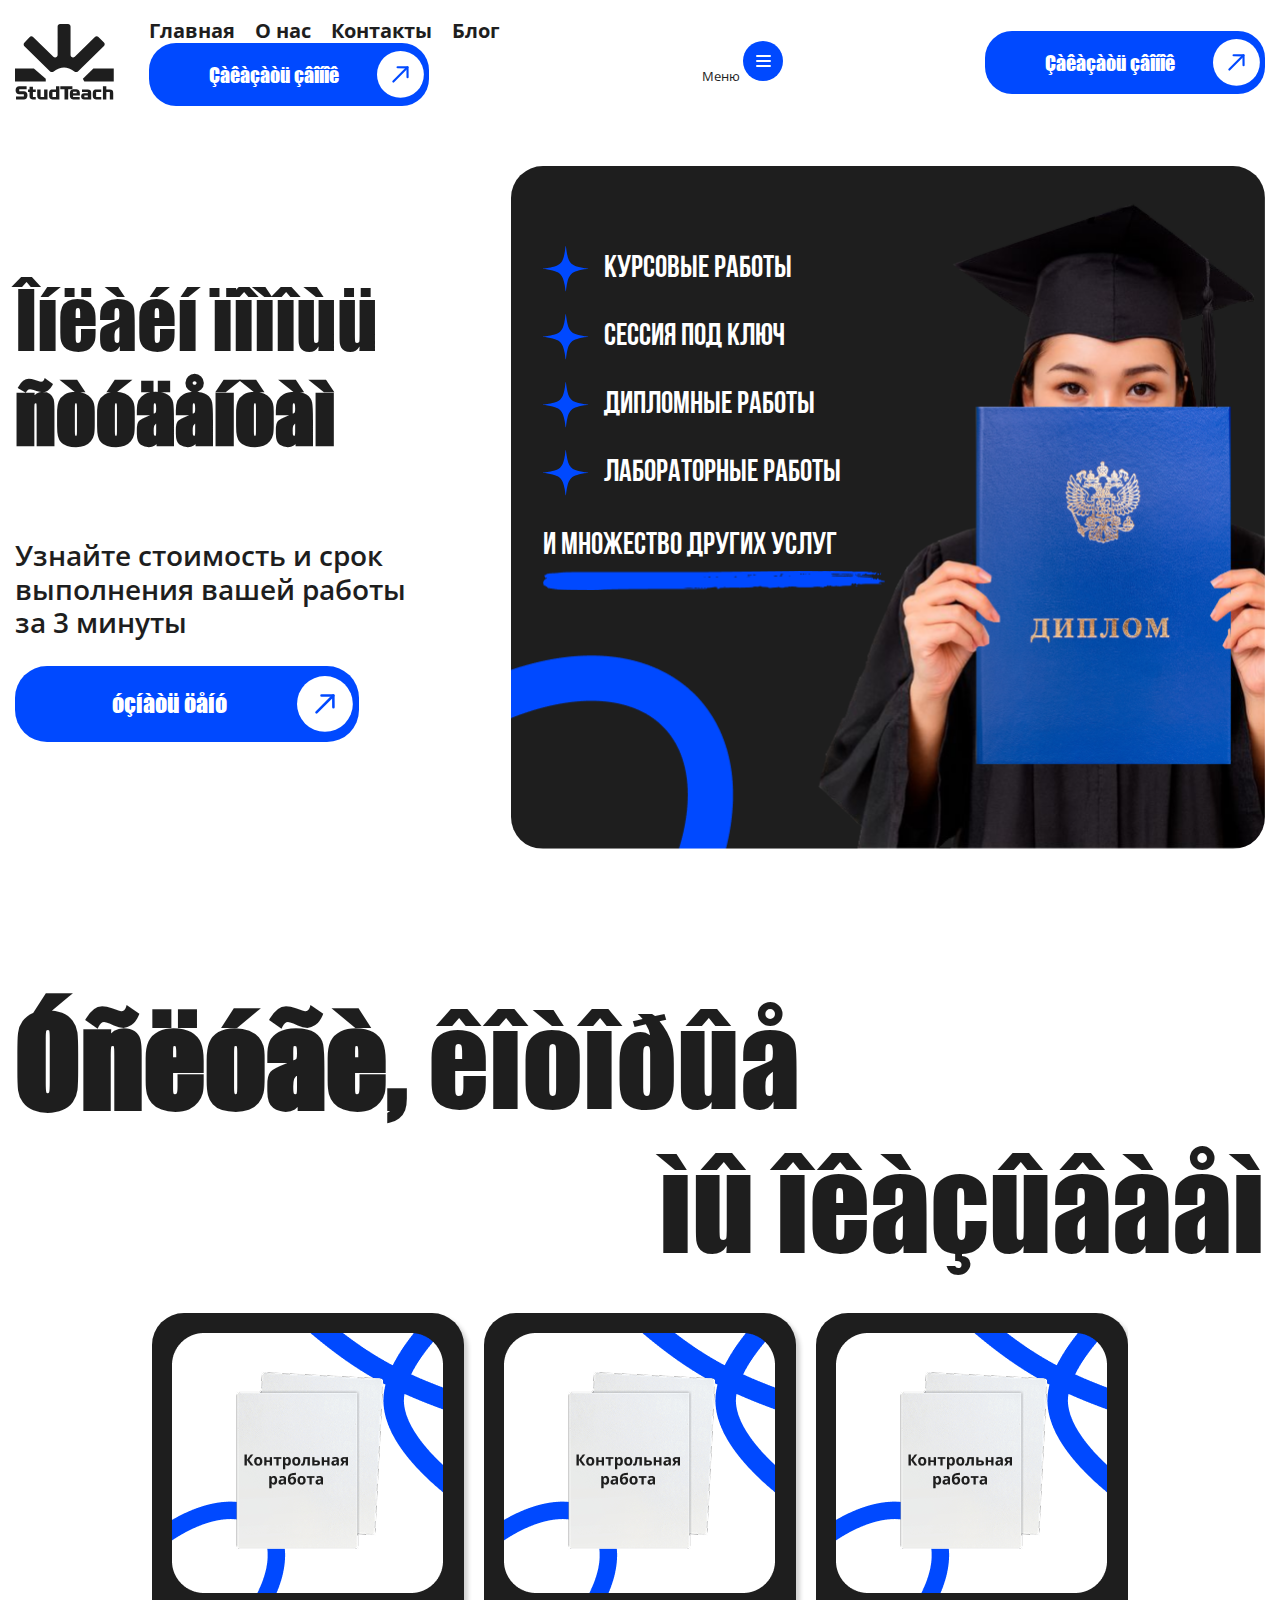
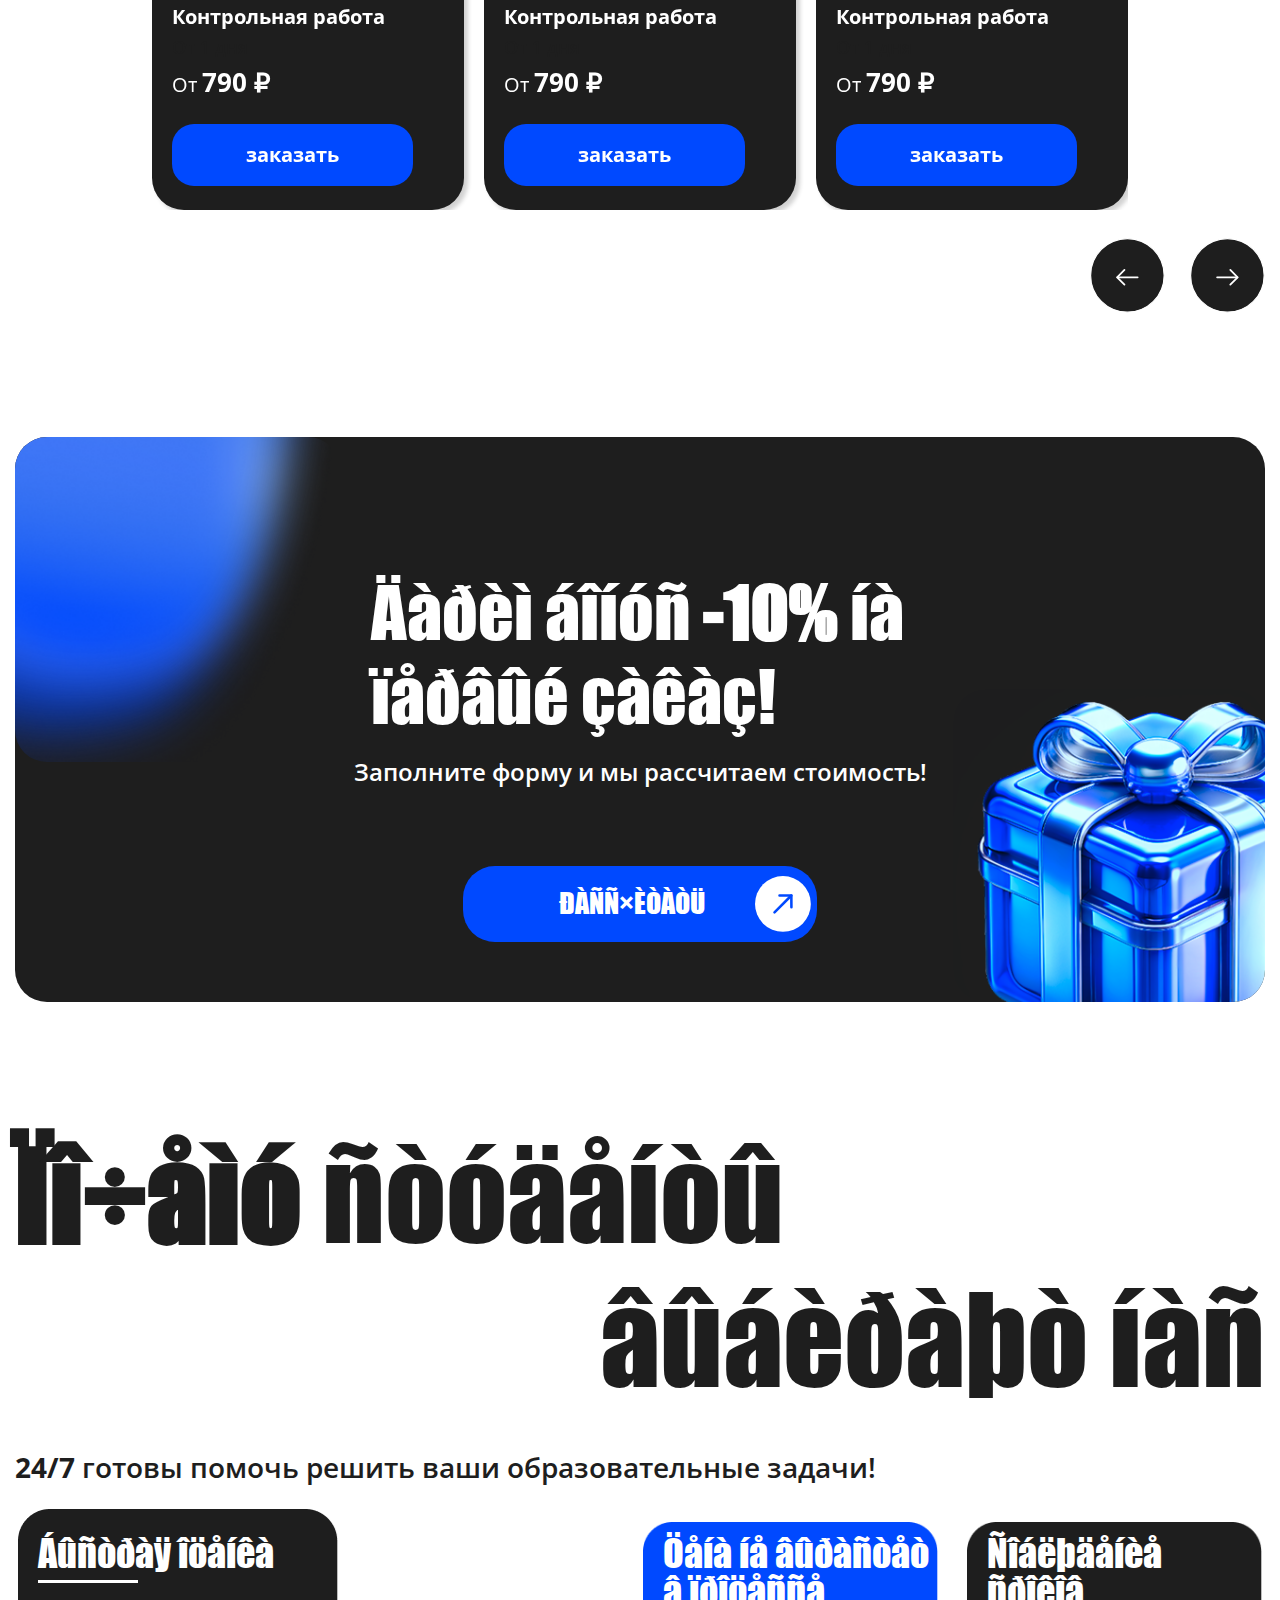
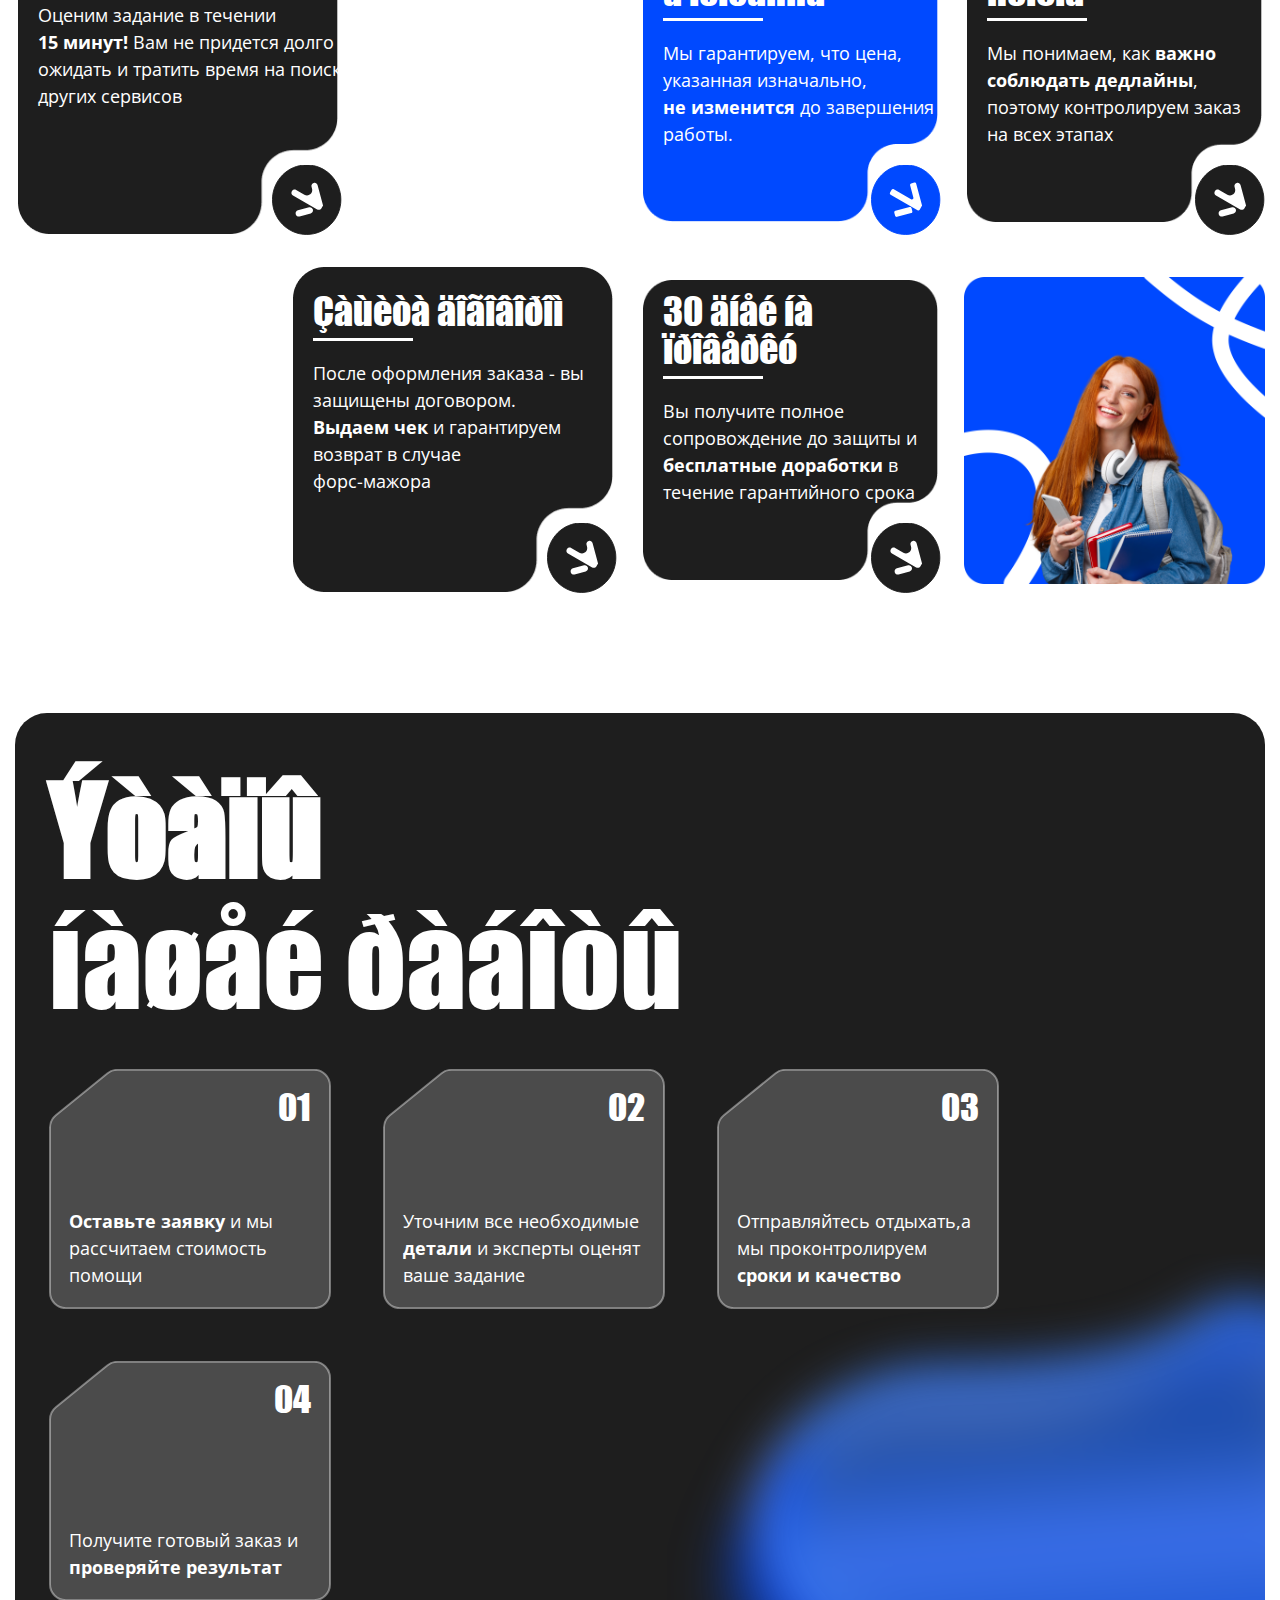
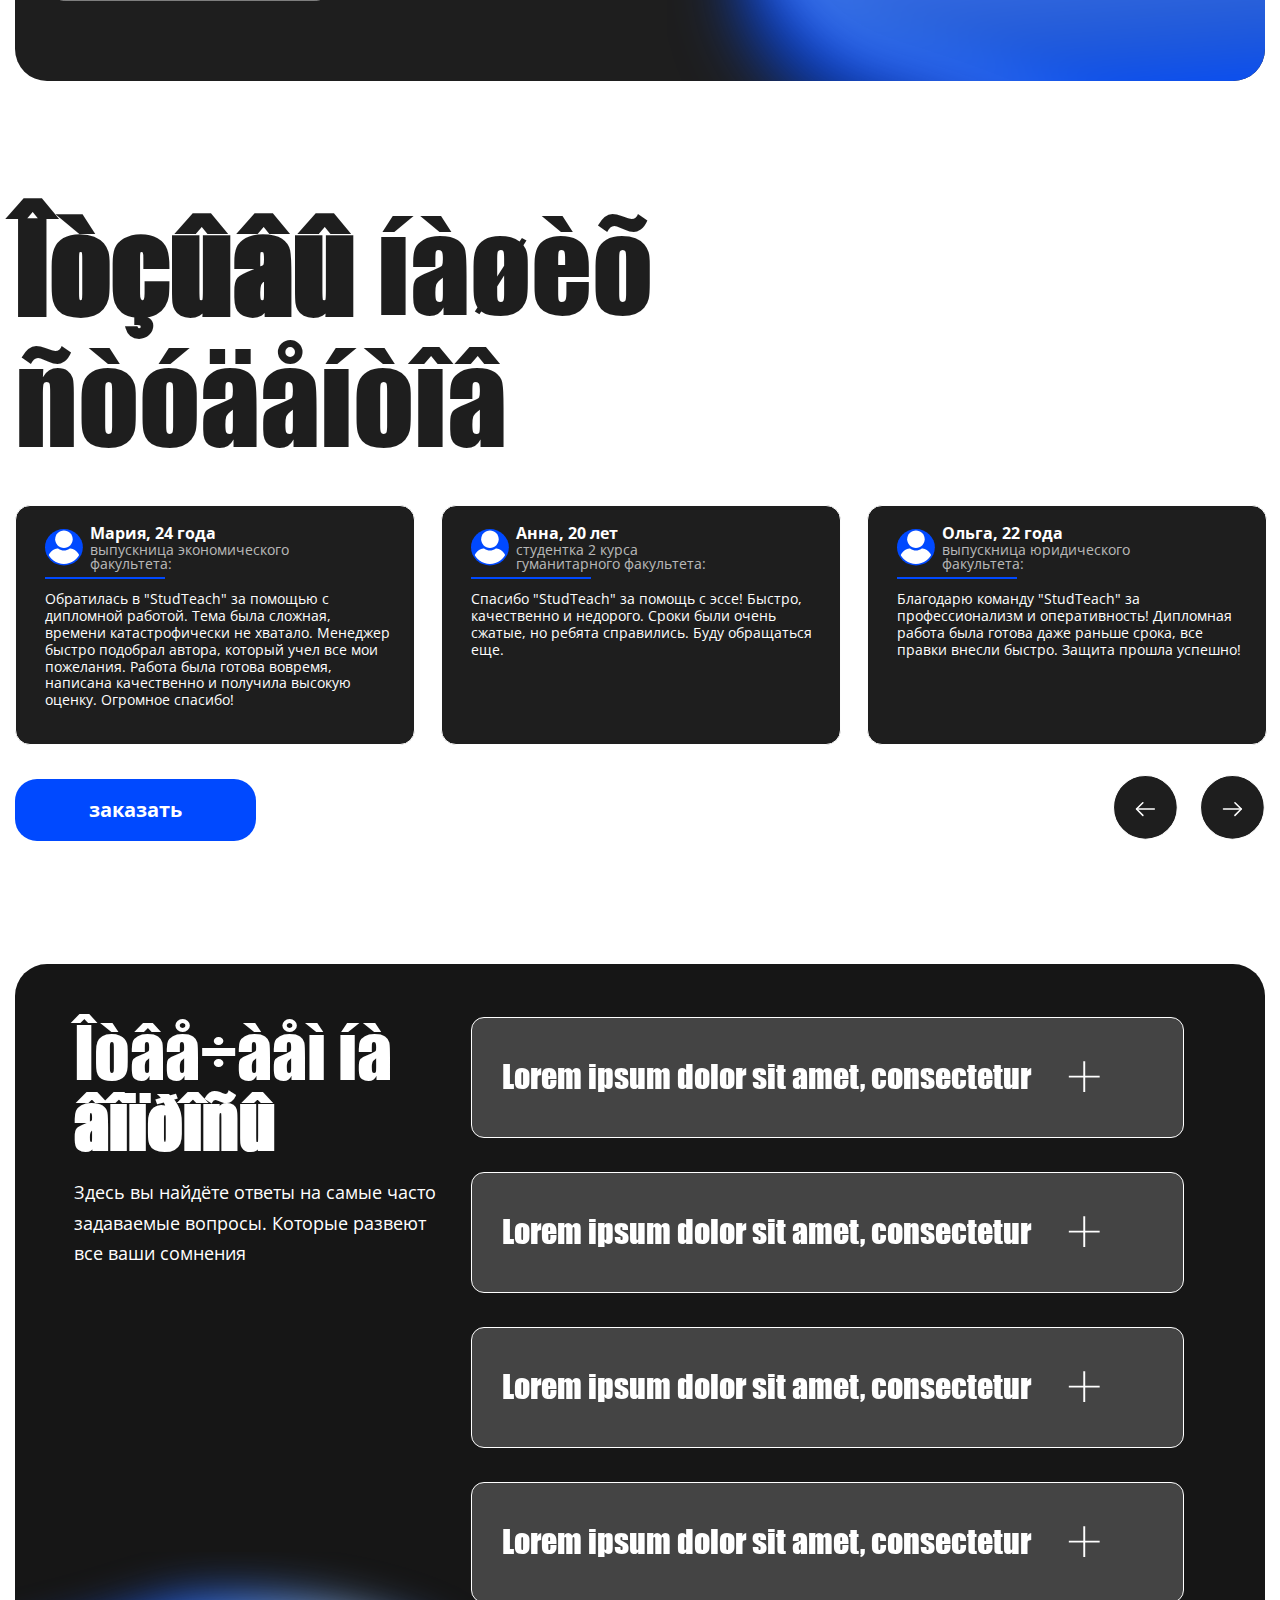
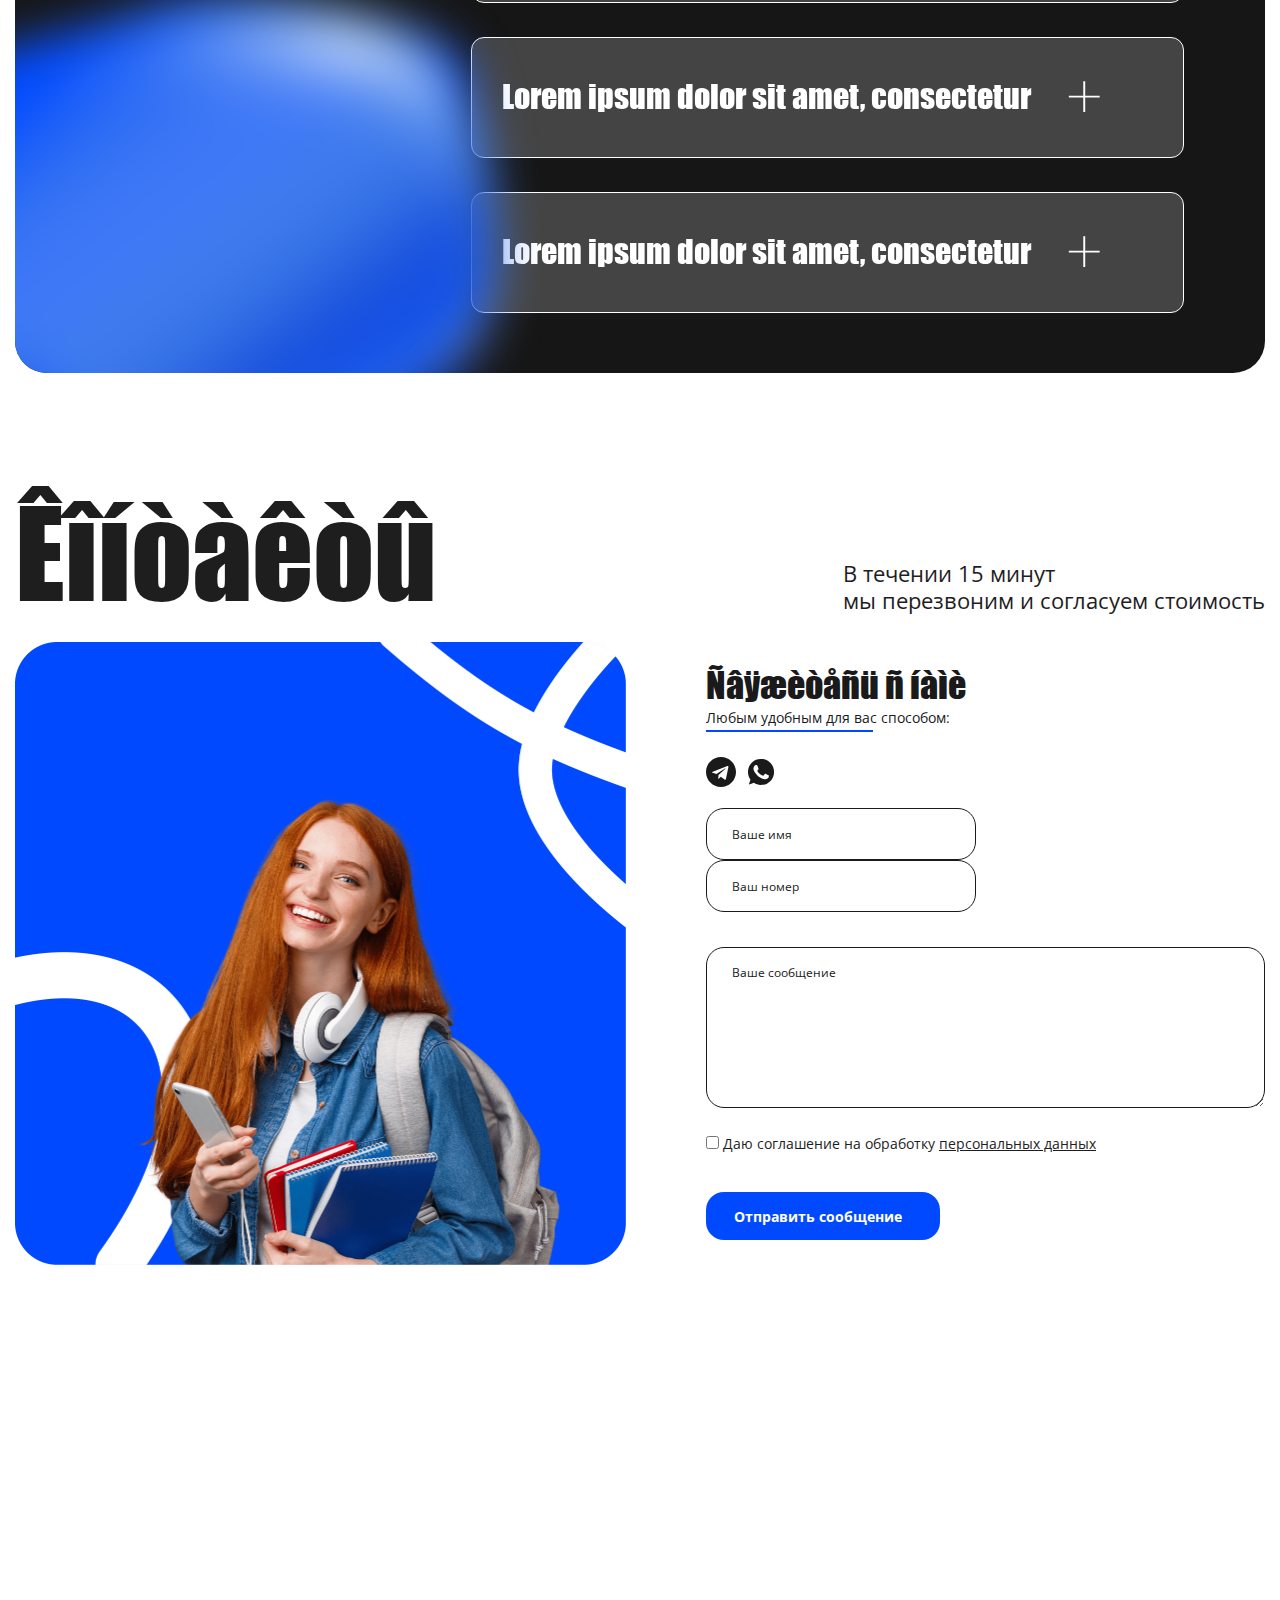
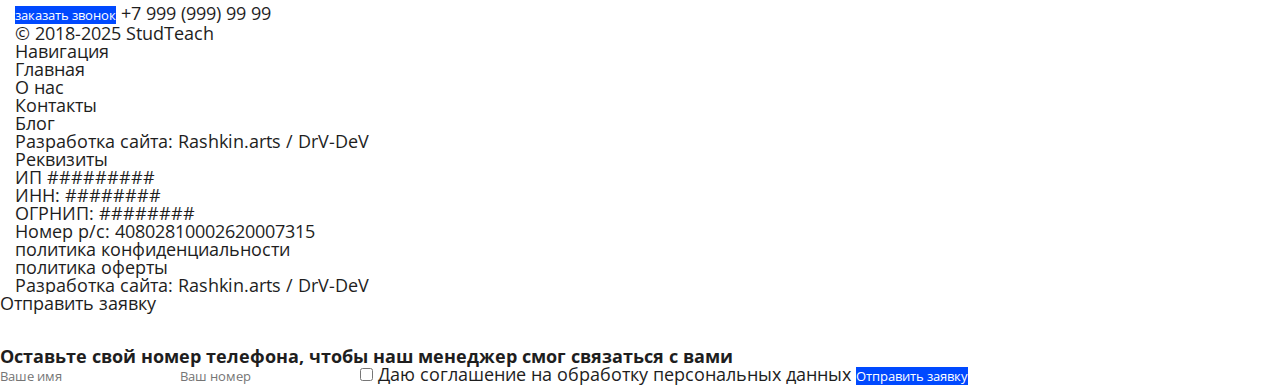
<file: index.html>
<!DOCTYPE html>
<html lang="ru">
  <head>
    <meta charset="UTF-8" />
    <meta
      name="viewport"
      content="width=device-width, initial-scale=1.0, user-scalable=no"
    />
    <title>StudTeach</title>
    <link rel="stylesheet" href="./css/reset.css" />
    <link rel="stylesheet" href="./css/style.css" />
    <link rel="stylesheet" href="./css/pages/home.css" />
    <link rel="stylesheet" href="./css/media/home-media.css" />
  </head>
  <body class="body">
    <div id="preloader" class="preloader" aria-hidden="false">
      <div class="preloader__inner">
        <div class="book">
          <div class="inner">
            <div class="left"></div>
            <div class="middle"></div>
            <div class="right"></div>
          </div>
          <ul class="pages"></ul>
        </div>
      </div>
    </div>
    <div class="wrapper" id="wrapper">
      <header class="header">
        <div class="container">
          <div class="header__inner">
            <nav class="header__nav nav">
              <a
                href="/"
                class="header__logo logo"
                aria-label="Логотип компании StudTeach - ссылка на главную страницу"
              >
                <svg
                  width="99"
                  height="76"
                  viewBox="0 0 99 76"
                  fill="none"
                  xmlns="http://www.w3.org/2000/svg"
                >
                  <path
                    d="M1.02513 75.4029V72.3763H8.85203V70.3097H5.02807C3.4768 70.3097 2.34859 69.9843 1.64347 69.3334C0.94919 68.6825 0.602051 67.679 0.602051 66.323C0.602051 64.9562 0.94919 63.9419 1.64347 63.2801C2.34859 62.6184 3.4768 62.2875 5.02807 62.2875H11.6183V65.3304H4.23074V67.3482H8.03842C9.5897 67.3482 10.7125 67.6682 11.4068 68.3082C12.1119 68.9374 12.4644 69.9409 12.4644 71.3186C12.4644 72.6854 12.1119 73.7106 11.4068 74.394C10.7125 75.0666 9.5897 75.4029 8.03842 75.4029H1.02513Z"
                    fill="#1E1E1E"
                  />
                  <path
                    d="M18.8229 75.4029C18.0093 75.4029 17.3259 75.3432 16.7726 75.2239C16.2302 75.0937 15.7909 74.8822 15.4546 74.5893C15.1291 74.2855 14.8959 73.8841 14.7549 73.3851C14.6138 72.8861 14.5433 72.2569 14.5433 71.4976V67.9502H13.03V65.4281H14.5433V62.6293H17.9279V65.4281H20.7593V67.9502H17.9279V72.897H20.7593V75.4029H18.8229Z"
                    fill="#1E1E1E"
                  />
                  <path
                    d="M26.6782 75.4029C25.8754 75.4029 25.192 75.3378 24.6279 75.2076C24.0638 75.0666 23.6027 74.8334 23.2447 74.5079C22.8867 74.1825 22.6264 73.754 22.4637 73.2224C22.301 72.6909 22.2196 72.0291 22.2196 71.2372V65.4281H25.6042V72.897H29.119V65.4281H32.5036V75.4029H26.6782Z"
                    fill="#1E1E1E"
                  />
                  <path
                    d="M41.0022 67.9502H37.4386V72.897H41.0022V67.9502ZM38.5126 75.4029C37.7098 75.4029 37.0264 75.3378 36.4623 75.2076C35.8982 75.0666 35.4371 74.8334 35.0792 74.5079C34.7212 74.1825 34.4608 73.754 34.2981 73.2224C34.1354 72.6909 34.054 72.0291 34.054 71.2372V69.5124C34.054 68.7205 34.1354 68.0641 34.2981 67.5434C34.4608 67.0119 34.7212 66.5942 35.0792 66.2905C35.4371 65.9759 35.8982 65.7535 36.4623 65.6233C37.0264 65.4931 37.7098 65.4281 38.5126 65.4281H41.0022V62.2875H44.3868V75.4029H38.5126Z"
                    fill="#1E1E1E"
                  />
                  <path
                    d="M57.3959 62.2875V65.3304H53.1977V75.4029H49.5039V65.3304H45.3057V62.2875H57.3959Z"
                    fill="#1E1E1E"
                  />
                  <path
                    d="M58.0765 67.7875V69.3659H61.6401V67.7875H58.0765ZM58.0765 71.5627V72.897H64.6993V75.4029H59.3295C58.5267 75.4029 57.8433 75.3378 57.2792 75.2076C56.7151 75.0666 56.254 74.8334 55.8961 74.5079C55.5381 74.1825 55.2777 73.754 55.115 73.2224C54.9523 72.6909 54.8709 72.0291 54.8709 71.2372V69.431C54.8709 68.6391 54.9523 67.9828 55.115 67.4621C55.2777 66.9305 55.5381 66.5074 55.8961 66.1929C56.254 65.8783 56.7151 65.6613 57.2792 65.542C57.8433 65.4118 58.5267 65.3467 59.3295 65.3467H60.3872C61.1899 65.3467 61.8734 65.4172 62.4375 65.5582C63.0016 65.6884 63.4626 65.9162 63.8206 66.2417C64.1786 66.5671 64.4389 66.9956 64.6017 67.5272C64.7644 68.0587 64.8457 68.7205 64.8457 69.5124V71.5627H58.0765Z"
                    fill="#1E1E1E"
                  />
                  <path
                    d="M72.8234 71.4813H69.3737V73.1411H72.8234V71.4813ZM69.1459 75.4029C68.2021 75.4029 67.4644 75.1588 66.9329 74.6706C66.4013 74.1825 66.1356 73.4394 66.1356 72.4414V72.181C66.1356 71.1721 66.3905 70.429 66.9003 69.9517C67.4102 69.4636 68.1587 69.2195 69.1459 69.2195H72.8234V67.9502H66.998V65.4281H72.7583C73.9516 65.4281 74.8249 65.7047 75.3781 66.2579C75.9314 66.8112 76.208 67.6845 76.208 68.8778V75.4029H69.1459Z"
                    fill="#1E1E1E"
                  />
                  <path
                    d="M86.2802 67.9502H81.1382V72.897H86.2802V75.4029H82.2122C81.4094 75.4029 80.726 75.3378 80.1619 75.2076C79.5978 75.0666 79.1367 74.8334 78.7787 74.5079C78.4208 74.1825 78.1604 73.754 77.9977 73.2224C77.835 72.6909 77.7536 72.0291 77.7536 71.2372V69.5124C77.7536 68.7205 77.835 68.0641 77.9977 67.5434C78.1604 67.0119 78.4208 66.5942 78.7787 66.2905C79.1367 65.9759 79.5978 65.7535 80.1619 65.6233C80.726 65.4931 81.4094 65.4281 82.2122 65.4281H86.2802V67.9502Z"
                    fill="#1E1E1E"
                  />
                  <path
                    d="M94.8273 75.4029V67.9502H91.3125V75.4029H87.9279V62.2875H91.3125V65.4281H94.7622C95.9555 65.4281 96.8288 65.7047 97.382 66.2579C97.9353 66.8112 98.2119 67.6845 98.2119 68.8778V75.4029H94.8273Z"
                    fill="#1E1E1E"
                  />
                  <path
                    d="M0 57.4078V44.4731H18.8775L30.7635 54.7859V57.4078H0Z"
                    fill="#1E1E1E"
                  />
                  <path
                    d="M38.3296 47.6803C37.3261 48.343 35.9902 48.2434 35.131 47.4019L9.41847 22.2185C8.45632 21.2761 8.41821 19.7394 9.33246 18.7506L14.5196 13.14C15.4707 12.1113 17.0831 12.0699 18.0858 13.0485L38.3869 32.8631C39.9634 34.4018 42.6145 33.2848 42.6145 31.0818V2.48904C42.6145 1.11438 43.7288 0 45.1035 0H53.0588C54.4334 0 55.5478 1.11438 55.5478 2.48905V31.047C55.5478 33.2552 58.2096 34.3699 59.7831 32.8206L79.9207 12.9938C80.8944 12.0351 82.4589 12.0407 83.4258 13.0063L88.9745 18.5476C89.9576 19.5294 89.9465 21.1261 88.9499 22.0942L62.9103 47.3886C62.0534 48.221 60.728 48.3201 59.7289 47.6653C51.4551 42.2429 46.6243 42.2029 38.3296 47.6803Z"
                    fill="#1E1E1E"
                  />
                  <path
                    d="M67.8774 54.7859L78.3834 44.4731H98.7775V57.4078H69.3194L67.8774 54.7859Z"
                    fill="#1E1E1E"
                  />
                </svg>
              </a>
              <div class="header__wrapper">
                <ul class="header__menu menu">
                  <li class="menu__item">
                    <a href="/" class="menu__link">Главная</a>
                  </li>
                  <li class="menu__item">
                    <a href="./about.html" class="menu__link">О нас</a>
                  </li>
                  <li class="menu__item">
                    <a href="./contact.html" class="menu__link">Контакты</a>
                  </li>
                  <li class="menu__item">
                    <a href="./blog.html" class="menu__link">Блог</a>
                  </li>
                </ul>
                <button
                  type="button"
                  class="header__btn header__btn--active button button--open-modal"
                >
                  Заказать звонок
                  <img src="./assets/img/icons/Arrow-out.svg" alt="" />
                </button>
              </div>
            </nav>
            <button
              class="header__burger"
              type="button"
              aria-label="Открыть меню"
            >
              Меню
              <svg
                width="40"
                height="40"
                viewBox="0 0 40 40"
                fill="none"
                xmlns="http://www.w3.org/2000/svg"
              >
                <circle cx="20" cy="20" r="20" fill="#0049FF" />
                <path
                  d="M27 15H14M27 20H14M27 25H14"
                  stroke="white"
                  stroke-width="2"
                  stroke-linecap="round"
                  stroke-linejoin="round"
                />
              </svg>
            </button>
            <button type="button" class="header__btn button button--open-modal">
              Заказать звонок
              <img src="./assets/img/icons/Arrow-out.svg" alt="" />
            </button>
          </div>
        </div>
      </header>
      <main>
        <section class="main__hero hero">
          <div class="container">
            <div class="hero__inner">
              <div class="hero__content">
                <h1 class="hero__title title">
                  Онлайн помощь <strong class="accent-text">студентам</strong>
                </h1>
                <p class="hero__subtitle">
                  Узнайте стоимость и срок выполнения вашей работы <br />за 3
                  минуты
                </p>
                <button
                  type="button"
                  class="hero__btn button button--open-modal"
                >
                  узнать цену
                  <img src="./assets/img/icons/Arrow-out.svg" alt="" />
                </button>
              </div>
              <div class="hero__img">
                <ul class="hero__list">
                  <li class="hero__item">
                    <img src="./assets/img/icons/Star.svg" alt="" />
                    Курсовые работы
                  </li>
                  <li class="hero__item">
                    <img src="./assets/img/icons/Star.svg" alt="" />
                    Сессия под ключ
                  </li>
                  <li class="hero__item">
                    <img src="./assets/img/icons/Star.svg" alt="" />
                    Дипломные работы
                  </li>
                  <li class="hero__item">
                    <img src="./assets/img/icons/Star.svg" alt="" />
                    Лабораторные работы
                  </li>
                </ul>
                <p>И множество других услуг</p>
              </div>
            </div>
          </div>
        </section>
        <section class="main__services services">
          <div class="container">
            <div class="services__inner">
              <h2 class="services__title title">
                <strong class="accent-text">Услуги,</strong> которые
                <b>мы оказываем</b>
              </h2>
              <div class="services__slider swiper">
                <ul class="services__list swiper-wrapper">
                  <li class="services__item service swiper-slide">
                    <img
                      src="./assets/img/services/test.png"
                      alt="Декоративное изображение услуги `Контрольная работа`"
                      class="service__img"
                    />
                    <h4 class="service__title">Контрольная работа</h4>
                    <p class="service__term accent-text">От 1 дня</p>
                    <p class="service__price">От <strong>790 ₽</strong></p>
                    <button
                      class="service__btn button button--open-modal"
                      type="button"
                    >
                      заказать
                    </button>
                  </li>
                  <li class="services__item service swiper-slide">
                    <img
                      src="./assets/img/services/test.png"
                      alt="Декоративное изображение услуги `Контрольная работа`"
                      class="service__img"
                    />
                    <h4 class="service__title">Контрольная работа</h4>
                    <p class="service__term accent-text">От 1 дня</p>
                    <p class="service__price">От <strong>790 ₽</strong></p>
                    <button
                      class="service__btn button button--open-modal"
                      type="button"
                    >
                      заказать
                    </button>
                  </li>
                  <li class="services__item service swiper-slide">
                    <img
                      src="./assets/img/services/test.png"
                      alt="Декоративное изображение услуги `Контрольная работа`"
                      class="service__img"
                    />
                    <h4 class="service__title">Контрольная работа</h4>
                    <p class="service__term accent-text">От 1 дня</p>
                    <p class="service__price">От <strong>790 ₽</strong></p>
                    <button
                      class="service__btn button button--open-modal"
                      type="button"
                    >
                      заказать
                    </button>
                  </li>
                  <li class="services__item service swiper-slide">
                    <img
                      src="./assets/img/services/test.png"
                      alt="Декоративное изображение услуги `Контрольная работа`"
                      class="service__img"
                    />
                    <h4 class="service__title">Контрольная работа</h4>
                    <p class="service__term accent-text">От 1 дня</p>
                    <p class="service__price">От <strong>790 ₽</strong></p>
                    <button
                      class="service__btn button button--open-modal"
                      type="button"
                    >
                      заказать
                    </button>
                  </li>
                  <li class="services__item service swiper-slide">
                    <img
                      src="./assets/img/services/test.png"
                      alt="Декоративное изображение услуги `Контрольная работа`"
                      class="service__img"
                    />
                    <h4 class="service__title">Контрольная работа</h4>
                    <p class="service__term accent-text">От 1 дня</p>
                    <p class="service__price">От 790 ₽</p>
                    <button
                      class="service__btn button button--open-modal"
                      type="button"
                    >
                      заказать
                    </button>
                  </li>
                  <li class="services__item service swiper-slide">
                    <img
                      src="./assets/img/services/test.png"
                      alt="Декоративное изображение услуги `Контрольная работа`"
                      class="service__img"
                    />
                    <h4 class="service__title">Контрольная работа</h4>
                    <p class="service__term accent-text">От 1 дня</p>
                    <p class="service__price">От 790 ₽</p>
                    <button
                      class="service__btn button button--open-modal"
                      type="button"
                    >
                      заказать
                    </button>
                  </li>
                </ul>
              </div>
              <div class="services__nav">
                <button
                  class="services__prev"
                  type="button"
                  aria-label="Переключить на предыдущий слайд"
                >
                  <svg
                    width="75"
                    height="75"
                    viewBox="0 0 75 75"
                    fill="none"
                    xmlns="http://www.w3.org/2000/svg"
                  >
                    <rect
                      x="-0.602897"
                      y="0.602897"
                      width="73.5535"
                      height="73.5535"
                      rx="36.7767"
                      transform="matrix(-1 0 0 1 73.5535 0)"
                      fill="#1E1E1E"
                    />
                    <rect
                      x="-0.602897"
                      y="0.602897"
                      width="73.5535"
                      height="73.5535"
                      rx="36.7767"
                      transform="matrix(-1 0 0 1 73.5535 0)"
                      stroke="white"
                      stroke-width="1.20579"
                    />
                    <path
                      d="M34.4507 31.9766L27.1315 39.2957L34.4507 46.6149"
                      stroke="white"
                      stroke-width="1.80869"
                      stroke-miterlimit="10"
                      stroke-linecap="round"
                      stroke-linejoin="round"
                    />
                    <path
                      d="M47.6304 39.2959H27.3368"
                      stroke="white"
                      stroke-width="1.80869"
                      stroke-miterlimit="10"
                      stroke-linecap="round"
                      stroke-linejoin="round"
                    />
                  </svg>
                </button>
                <button
                  class="services__next"
                  type="button"
                  aria-label="Переключить на следующий слайд"
                >
                  <svg
                    width="75"
                    height="75"
                    viewBox="0 0 75 75"
                    fill="none"
                    xmlns="http://www.w3.org/2000/svg"
                  >
                    <rect
                      x="0.602897"
                      y="0.602897"
                      width="73.5535"
                      height="73.5535"
                      rx="36.7767"
                      fill="#1E1E1E"
                    />
                    <rect
                      x="0.602897"
                      y="0.602897"
                      width="73.5535"
                      height="73.5535"
                      rx="36.7767"
                      stroke="white"
                      stroke-width="1.20579"
                    />
                    <path
                      d="M40.3086 31.9766L47.6278 39.2957L40.3086 46.6149"
                      stroke="white"
                      stroke-width="1.80869"
                      stroke-miterlimit="10"
                      stroke-linecap="round"
                      stroke-linejoin="round"
                    />
                    <path
                      d="M27.1289 39.2959H47.4224"
                      stroke="white"
                      stroke-width="1.80869"
                      stroke-miterlimit="10"
                      stroke-linecap="round"
                      stroke-linejoin="round"
                    />
                  </svg>
                </button>
              </div>
            </div>
          </div>
        </section>
        <section class="main__present present">
          <div class="container">
            <div class="present__inner">
              <h2 class="present__title title">
                Дарим бонус <strong class="accent-text">-10%</strong> на первый
                заказ!
              </h2>
              <p class="present__subtitle">
                Заполните форму и мы рассчитаем стоимость!
              </p>
              <button class="present__btn button button--open-modal">
                рассчитать
                <img src="./assets/img/icons/Arrow-out.svg" alt="" />
              </button>
            </div>
          </div>
        </section>
        <section class="main__advantages advantages">
          <div class="container">
            <div class="advantages__inner">
              <h2 class="advantages__title title">
                <strong class="accent-text">Почему</strong> студенты
                <b>выбирают нас</b>
              </h2>
              <p class="advantages__subtitle">
                <strong class="accent-text">24/7</strong> готовы помочь решить
                ваши образовательные задачи!
              </p>
              <ul class="advantages__list">
                <li class="advantages__item advantage">
                  <h3 class="advantage__title">Быстрая оценка</h3>
                  <p class="advantage__text">
                    Оценим задание в течении
                    <strong class="accent-text">15&nbsp;минут!</strong> Вам не
                    придется долго ожидать и тратить время на поиск других
                    сервисов
                  </p>
                </li>
                <li class="advantages__item advantages__item--blue advantage">
                  <h3 class="advantage__title">Цена не вырастет в процессе</h3>
                  <p class="advantage__text">
                    Мы гарантируем, что цена, указанная изначально,
                    <strong class="accent-text">не&nbsp;изменится</strong> до
                    завершения работы.
                  </p>
                </li>
                <li class="advantages__item advantage">
                  <h3 class="advantage__title">Соблюдение сроков</h3>
                  <p class="advantage__text">
                    Мы понимаем, как <strong class="accent-text">важно</strong>
                    <strong class="accent-text">соблюдать дедлайны</strong>,
                    поэтому контролируем заказ на всех этапах
                  </p>
                </li>
                <li class="advantages__item advantage">
                  <h3 class="advantage__title">Защита договором</h3>
                  <p class="advantage__text">
                    После оформления заказа - вы защищены договором.
                    <strong class="accent-text">Выдаем&nbsp;чек</strong>
                    и гарантируем возврат в случае<br />форс-мажора
                  </p>
                </li>
                <li class="advantages__item advantage">
                  <h3 class="advantage__title">30 дней на проверку</h3>
                  <p class="advantage__text">
                    Вы получите полное сопровождение до защиты и
                    <strong class="accent-text">бесплатные доработки</strong> в
                    течение гарантийного срока
                  </p>
                </li>
                <li
                  class="advantages__item advantages__item--decorative advantage"
                ></li>
              </ul>
              <div class="advantages__slider swiper">
                <ul class="advantages__list--slider swiper-wrapper">
                  <li class="advantages__item advantage swiper-slide">
                    <h3 class="advantage__title">Быстрая оценка</h3>
                    <p class="advantage__text">
                      Оценим задание в течении
                      <strong class="accent-text">15&nbsp;минут!</strong> Вам не
                      придется долго ожидать и тратить время на поиск других
                      сервисов
                    </p>
                  </li>
                  <li class="advantages__item advantage swiper-slide">
                    <h3 class="advantage__title">
                      Цена не вырастет в процессе
                    </h3>
                    <p class="advantage__text">
                      Мы гарантируем, что цена, указанная изначально,
                      <strong class="accent-text">не&nbsp;изменится</strong> до
                      завершения работы.
                    </p>
                  </li>
                  <li class="advantages__item advantage swiper-slide">
                    <h3 class="advantage__title">Соблюдение сроков</h3>
                    <p class="advantage__text">
                      Мы понимаем, как
                      <strong class="accent-text">важно</strong>
                      <strong class="accent-text">соблюдать дедлайны</strong>,
                      поэтому контролируем заказ на всех этапах
                    </p>
                  </li>
                  <li class="advantages__item advantage swiper-slide">
                    <h3 class="advantage__title">Защита договором</h3>
                    <p class="advantage__text">
                      После оформления заказа - вы защищены договором.
                      <strong class="accent-text">Выдаем&nbsp;чек</strong>
                      и гарантируем возврат в случае<br />форс-мажора
                    </p>
                  </li>
                  <li class="advantages__item advantage swiper-slide">
                    <h3 class="advantage__title">30 дней на проверку</h3>
                    <p class="advantage__text">
                      Вы получите полное сопровождение до защиты и
                      <strong class="accent-text">бесплатные доработки</strong>
                      в течение гарантийного срока
                    </p>
                  </li>
                </ul>
                <div class="advantages__nav">
                  <button
                    class="advantages__prev"
                    type="button"
                    aria-label="Переключить на предыдущий слайд"
                  >
                    <svg
                      width="75"
                      height="75"
                      viewBox="0 0 75 75"
                      fill="none"
                      xmlns="http://www.w3.org/2000/svg"
                    >
                      <rect
                        x="-0.602897"
                        y="0.602897"
                        width="73.5535"
                        height="73.5535"
                        rx="36.7767"
                        transform="matrix(-1 0 0 1 73.5535 0)"
                        fill="#1E1E1E"
                      />
                      <rect
                        x="-0.602897"
                        y="0.602897"
                        width="73.5535"
                        height="73.5535"
                        rx="36.7767"
                        transform="matrix(-1 0 0 1 73.5535 0)"
                        stroke="white"
                        stroke-width="1.20579"
                      />
                      <path
                        d="M34.4507 31.9766L27.1315 39.2957L34.4507 46.6149"
                        stroke="white"
                        stroke-width="1.80869"
                        stroke-miterlimit="10"
                        stroke-linecap="round"
                        stroke-linejoin="round"
                      />
                      <path
                        d="M47.6304 39.2959H27.3368"
                        stroke="white"
                        stroke-width="1.80869"
                        stroke-miterlimit="10"
                        stroke-linecap="round"
                        stroke-linejoin="round"
                      />
                    </svg>
                  </button>
                  <button
                    class="advantages__next"
                    type="button"
                    aria-label="Переключить на следующий слайд"
                  >
                    <svg
                      width="75"
                      height="75"
                      viewBox="0 0 75 75"
                      fill="none"
                      xmlns="http://www.w3.org/2000/svg"
                    >
                      <rect
                        x="0.602897"
                        y="0.602897"
                        width="73.5535"
                        height="73.5535"
                        rx="36.7767"
                        fill="#1E1E1E"
                      />
                      <rect
                        x="0.602897"
                        y="0.602897"
                        width="73.5535"
                        height="73.5535"
                        rx="36.7767"
                        stroke="white"
                        stroke-width="1.20579"
                      />
                      <path
                        d="M40.3086 31.9766L47.6278 39.2957L40.3086 46.6149"
                        stroke="white"
                        stroke-width="1.80869"
                        stroke-miterlimit="10"
                        stroke-linecap="round"
                        stroke-linejoin="round"
                      />
                      <path
                        d="M27.1289 39.2959H47.4224"
                        stroke="white"
                        stroke-width="1.80869"
                        stroke-miterlimit="10"
                        stroke-linecap="round"
                        stroke-linejoin="round"
                      />
                    </svg>
                  </button>
                </div>
              </div>
            </div>
          </div>
        </section>
        <section class="main__stages stages">
          <div class="container">
            <div class="stages__inner">
              <h2 class="stages__title title">
                <strong class="accent-text">Этапы</strong> <br />
                нашей работы
              </h2>
              <ul class="stages__list">
                <li class="stages__item stage">
                  <h3 class="stage__number">01</h3>
                  <p class="stage__text">
                    <strong class="accent-text">Оставьте заявку</strong> и мы
                    рассчитаем стоимость помощи
                  </p>
                </li>
                <li class="stages__item stage">
                  <h3 class="stage__number">02</h3>
                  <p class="stage__text">
                    Уточним все необходимые
                    <strong class="accent-text">детали</strong> и эксперты
                    оценят ваше задание
                  </p>
                </li>
                <li class="stages__item stage">
                  <h3 class="stage__number">03</h3>
                  <p class="stage__text">
                    Отправляйтесь отдыхать,а мы проконтролируем
                    <strong class="accent-text">сроки и качество</strong>
                  </p>
                </li>
                <li class="stages__item stage">
                  <h3 class="stage__number">04</h3>
                  <p class="stage__text">
                    Получите готовый заказ и
                    <strong class="accent-text">проверяйте результат</strong>
                  </p>
                </li>
              </ul>
              <ul class="stages__list--accordion">
                <li class="stages__item--mobile stage">
                  <a href="#" class="stage__control">
                    <h3 class="stage__number"><b>01</b>Оставьте заявку</h3>
                  </a>
                  <div class="stage__content">
                    <p class="stage__text">
                      <strong class="accent-text">Оставьте заявку</strong> и мы
                      рассчитаем стоимость помощи
                    </p>
                  </div>
                </li>
                <li class="stages__item--mobile stage">
                  <a href="#" class="stage__control">
                    <h3 class="stage__number"><b>02</b>Уточняем информацию</h3>
                  </a>
                  <div class="stage__content">
                    <p class="stage__text">
                      <strong class="accent-text">Оставьте заявку</strong> и мы
                      рассчитаем стоимость помощи
                    </p>
                  </div>
                </li>
                <li class="stages__item--mobile stage">
                  <a href="#" class="stage__control">
                    <h3 class="stage__number">
                      <b>03</b>Отправляйтесь отдыхать
                    </h3>
                  </a>
                  <div class="stage__content">
                    <p class="stage__text">
                      <strong class="accent-text">Оставьте заявку</strong> и мы
                      рассчитаем стоимость помощи
                    </p>
                  </div>
                </li>
                <li class="stages__item--mobile stage">
                  <a href="#" class="stage__control">
                    <h3 class="stage__number"><b>04</b>Получите заказ</h3>
                  </a>
                  <div class="stage__content">
                    <p class="stage__text">
                      <strong class="accent-text">Оставьте заявку</strong> и мы
                      рассчитаем стоимость помощи
                    </p>
                  </div>
                </li>
              </ul>
              <div>
                <svg
                  class="stages__ellipse"
                  width="598"
                  height="427"
                  viewBox="0 0 598 427"
                  fill="none"
                  xmlns="http://www.w3.org/2000/svg"
                >
                  <g filter="url(#filter0_dddddf_135_29)">
                    <path
                      d="M643.599 66.3041C652.189 70.2635 658.833 77.6242 661.866 86.5827C712.795 237.016 722.296 397.977 647.842 448.906C477.72 543.772 450.323 455.768 226.531 395.803C145.578 374.112 89.8253 285.166 106.435 223.173C123.045 161.181 198.798 111.813 273.555 111.638C611.209 110.851 498.841 -0.425498 643.599 66.3041Z"
                      fill="url(#paint0_linear_135_29)"
                    />
                    <path
                      d="M460.913 468.969C487.762 477.412 512.292 481.023 540.066 477.176C567.946 473.315 599.951 461.82 641.497 438.703C673.325 416.606 689.318 369.164 689.873 304.955C690.424 241.263 675.673 164.787 650.5 90.4309C648.528 84.6079 644.187 79.7881 638.576 77.2017C602.361 60.5077 584.761 56.2721 573.034 57.096C561.615 57.8981 554.684 63.2472 537.145 73.9066C502.581 94.914 443.953 123.241 273.583 123.638C238.733 123.719 203.375 135.308 174.818 154.227C146.177 173.202 125.376 198.848 118.026 226.279C110.91 252.837 119.077 286.997 139.856 317.906C160.484 348.591 192.388 374.231 229.637 384.212C286.27 399.387 330.469 416.338 367.442 431.653C404.769 447.114 433.541 460.361 460.913 468.969Z"
                      stroke="url(#paint1_linear_135_29)"
                      stroke-width="24"
                    />
                  </g>
                  <defs>
                    <filter
                      id="filter0_dddddf_135_29"
                      x="0"
                      y="7.62939e-06"
                      width="746.888"
                      height="651.213"
                      filterUnits="userSpaceOnUse"
                      color-interpolation-filters="sRGB"
                    >
                      <feFlood flood-opacity="0" result="BackgroundImageFix" />
                      <feColorMatrix
                        in="SourceAlpha"
                        type="matrix"
                        values="0 0 0 0 0 0 0 0 0 0 0 0 0 0 0 0 0 0 127 0"
                        result="hardAlpha"
                      />
                      <feOffset dx="-3" dy="4.5" />
                      <feGaussianBlur stdDeviation="6" />
                      <feColorMatrix
                        type="matrix"
                        values="0 0 0 0 1 0 0 0 0 1 0 0 0 0 1 0 0 0 0.98 0"
                      />
                      <feBlend
                        mode="normal"
                        in2="BackgroundImageFix"
                        result="effect1_dropShadow_135_29"
                      />
                      <feColorMatrix
                        in="SourceAlpha"
                        type="matrix"
                        values="0 0 0 0 0 0 0 0 0 0 0 0 0 0 0 0 0 0 127 0"
                        result="hardAlpha"
                      />
                      <feOffset dx="-10.5" dy="19.5" />
                      <feGaussianBlur stdDeviation="11.25" />
                      <feColorMatrix
                        type="matrix"
                        values="0 0 0 0 1 0 0 0 0 1 0 0 0 0 1 0 0 0 0.85 0"
                      />
                      <feBlend
                        mode="normal"
                        in2="effect1_dropShadow_135_29"
                        result="effect2_dropShadow_135_29"
                      />
                      <feColorMatrix
                        in="SourceAlpha"
                        type="matrix"
                        values="0 0 0 0 0 0 0 0 0 0 0 0 0 0 0 0 0 0 127 0"
                        result="hardAlpha"
                      />
                      <feOffset dx="-22.5" dy="43.5" />
                      <feGaussianBlur stdDeviation="15" />
                      <feColorMatrix
                        type="matrix"
                        values="0 0 0 0 0 0 0 0 0 0.286275 0 0 0 0 1 0 0 0 0.5 0"
                      />
                      <feBlend
                        mode="normal"
                        in2="effect2_dropShadow_135_29"
                        result="effect3_dropShadow_135_29"
                      />
                      <feColorMatrix
                        in="SourceAlpha"
                        type="matrix"
                        values="0 0 0 0 0 0 0 0 0 0 0 0 0 0 0 0 0 0 127 0"
                        result="hardAlpha"
                      />
                      <feOffset dx="-40.5" dy="78" />
                      <feGaussianBlur stdDeviation="17.25" />
                      <feColorMatrix
                        type="matrix"
                        values="0 0 0 0 0 0 0 0 0 0.286275 0 0 0 0 1 0 0 0 0.5 0"
                      />
                      <feBlend
                        mode="normal"
                        in2="effect3_dropShadow_135_29"
                        result="effect4_dropShadow_135_29"
                      />
                      <feColorMatrix
                        in="SourceAlpha"
                        type="matrix"
                        values="0 0 0 0 0 0 0 0 0 0 0 0 0 0 0 0 0 0 127 0"
                        result="hardAlpha"
                      />
                      <feOffset dx="-64.5" dy="121.5" />
                      <feGaussianBlur stdDeviation="19.5" />
                      <feColorMatrix
                        type="matrix"
                        values="0 0 0 0 0 0 0 0 0 0.286275 0 0 0 0 1 0 0 0 0.02 0"
                      />
                      <feBlend
                        mode="normal"
                        in2="effect4_dropShadow_135_29"
                        result="effect5_dropShadow_135_29"
                      />
                      <feBlend
                        mode="normal"
                        in="SourceGraphic"
                        in2="effect5_dropShadow_135_29"
                        result="shape"
                      />
                      <feGaussianBlur
                        stdDeviation="22.5"
                        result="effect6_foregroundBlur_135_29"
                      />
                    </filter>
                    <linearGradient
                      id="paint0_linear_135_29"
                      x1="99.4015"
                      y1="-85.1084"
                      x2="144.841"
                      y2="490.677"
                      gradientUnits="userSpaceOnUse"
                    >
                      <stop stop-color="#0049FF" offset="0" />
                      <stop offset="0.321248" stop-color="#1B52DC" />
                      <stop
                        offset="0.522303"
                        stop-color="#01295F"
                        stop-opacity="0.5"
                      />
                      <stop
                        offset="0.698028"
                        stop-color="#18447F"
                        stop-opacity="0.15"
                      />
                      <stop offset="1" stop-color="#0049FF" />
                    </linearGradient>
                    <linearGradient
                      id="paint1_linear_135_29"
                      x1="99.4015"
                      y1="-85.1084"
                      x2="172.212"
                      y2="516.284"
                      gradientUnits="userSpaceOnUse"
                    >
                      <stop stop-color="#0049FF" offset="0" />
                      <stop
                        offset="0.321248"
                        stop-color="#3F81DB"
                        stop-opacity="0.5"
                      />
                      <stop
                        offset="0.522303"
                        stop-color="#0049FF"
                        stop-opacity="0.98"
                      />
                      <stop
                        offset="0.698028"
                        stop-color="#3F81DB"
                        stop-opacity="0.5"
                      />
                      <stop offset="1" stop-color="#0049FF" />
                    </linearGradient>
                  </defs>
                </svg>
                <svg
                  class="stages__ellipse--mobile"
                  width="167"
                  height="192"
                  viewBox="0 0 167 192"
                  fill="none"
                  xmlns="http://www.w3.org/2000/svg"
                >
                  <g filter="url(#filter0_dddddf_188_286)">
                    <path
                      d="M238.404 -2.52855C241.118 -0.27713 242.786 3.0033 243.009 6.52286C246.528 61.8296 235.155 116.852 205.458 127.295C139.41 143.941 138.121 111.736 67.9571 71.227C42.5766 56.5736 31.7952 21.484 43.0161 2.04797C54.2371 -17.3881 84.2925 -27.2071 109.559 -20.5C223.459 9.73471 195.905 -37.7769 238.404 -2.52855Z"
                      fill="url(#paint0_linear_188_286)"
                    />
                    <path
                      d="M140.652 116.918C148.933 122.184 156.853 125.606 166.531 126.814C176.245 128.026 188.051 127.049 204.143 123.012C216.733 118.486 226.382 104.081 232.379 82.5328C238.322 61.1763 240.282 34.1231 238.544 6.80711C238.398 4.51514 237.311 2.37889 235.547 0.915868C224.919 -7.89892 219.458 -10.8179 215.532 -11.5582C211.697 -12.281 208.953 -11.1238 202.01 -9.09893C188.361 -5.11851 165.914 -0.911178 108.412 -16.1752C96.6893 -19.2869 83.7533 -18.577 72.4425 -14.7872C61.0965 -10.9856 51.8135 -4.24069 46.8912 4.28531C42.1374 12.5196 41.7888 24.7069 45.9937 36.9805C50.1659 49.1586 58.5834 60.6485 70.1947 67.3522C87.9642 77.6115 101.37 87.3445 112.478 95.8678C123.699 104.478 132.2 111.542 140.652 116.918Z"
                      stroke="url(#paint1_linear_188_286)"
                      stroke-width="8.94907"
                    />
                  </g>
                  <defs>
                    <filter
                      id="filter0_dddddf_188_286"
                      x="-0.000109673"
                      y="-39.3828"
                      width="260.407"
                      height="231.004"
                      filterUnits="userSpaceOnUse"
                      color-interpolation-filters="sRGB"
                    >
                      <feFlood flood-opacity="0" result="BackgroundImageFix" />
                      <feColorMatrix
                        in="SourceAlpha"
                        type="matrix"
                        values="0 0 0 0 0 0 0 0 0 0 0 0 0 0 0 0 0 0 127 0"
                        result="hardAlpha"
                      />
                      <feOffset dx="-1.11863" dy="1.67795" />
                      <feGaussianBlur stdDeviation="2.23727" />
                      <feColorMatrix
                        type="matrix"
                        values="0 0 0 0 1 0 0 0 0 1 0 0 0 0 1 0 0 0 0.98 0"
                      />
                      <feBlend
                        mode="normal"
                        in2="BackgroundImageFix"
                        result="effect1_dropShadow_188_286"
                      />
                      <feColorMatrix
                        in="SourceAlpha"
                        type="matrix"
                        values="0 0 0 0 0 0 0 0 0 0 0 0 0 0 0 0 0 0 127 0"
                        result="hardAlpha"
                      />
                      <feOffset dx="-3.91522" dy="7.27112" />
                      <feGaussianBlur stdDeviation="4.19488" />
                      <feColorMatrix
                        type="matrix"
                        values="0 0 0 0 1 0 0 0 0 1 0 0 0 0 1 0 0 0 0.85 0"
                      />
                      <feBlend
                        mode="normal"
                        in2="effect1_dropShadow_188_286"
                        result="effect2_dropShadow_188_286"
                      />
                      <feColorMatrix
                        in="SourceAlpha"
                        type="matrix"
                        values="0 0 0 0 0 0 0 0 0 0 0 0 0 0 0 0 0 0 127 0"
                        result="hardAlpha"
                      />
                      <feOffset dx="-8.38976" dy="16.2202" />
                      <feGaussianBlur stdDeviation="5.59317" />
                      <feColorMatrix
                        type="matrix"
                        values="0 0 0 0 0 0 0 0 0 0.286275 0 0 0 0 1 0 0 0 0.5 0"
                      />
                      <feBlend
                        mode="normal"
                        in2="effect2_dropShadow_188_286"
                        result="effect3_dropShadow_188_286"
                      />
                      <feColorMatrix
                        in="SourceAlpha"
                        type="matrix"
                        values="0 0 0 0 0 0 0 0 0 0 0 0 0 0 0 0 0 0 127 0"
                        result="hardAlpha"
                      />
                      <feOffset dx="-15.1016" dy="29.0845" />
                      <feGaussianBlur stdDeviation="6.43215" />
                      <feColorMatrix
                        type="matrix"
                        values="0 0 0 0 0 0 0 0 0 0.286275 0 0 0 0 1 0 0 0 0.5 0"
                      />
                      <feBlend
                        mode="normal"
                        in2="effect3_dropShadow_188_286"
                        result="effect4_dropShadow_188_286"
                      />
                      <feColorMatrix
                        in="SourceAlpha"
                        type="matrix"
                        values="0 0 0 0 0 0 0 0 0 0 0 0 0 0 0 0 0 0 127 0"
                        result="hardAlpha"
                      />
                      <feOffset dx="-24.0506" dy="45.3047" />
                      <feGaussianBlur stdDeviation="7.27112" />
                      <feColorMatrix
                        type="matrix"
                        values="0 0 0 0 0 0 0 0 0 0.286275 0 0 0 0 1 0 0 0 0.02 0"
                      />
                      <feBlend
                        mode="normal"
                        in2="effect4_dropShadow_188_286"
                        result="effect5_dropShadow_188_286"
                      />
                      <feBlend
                        mode="normal"
                        in="SourceGraphic"
                        in2="effect5_dropShadow_188_286"
                        result="shape"
                      />
                      <feGaussianBlur
                        stdDeviation="8.38976"
                        result="effect6_foregroundBlur_188_286"
                      />
                    </filter>
                    <linearGradient
                      id="paint0_linear_188_286"
                      x1="68.5417"
                      y1="-102.718"
                      x2="31.7779"
                      y2="95.8791"
                      gradientUnits="userSpaceOnUse"
                    >
                      <stop stop-color="#0049FF" offset="0" />
                      <stop offset="0.321248" stop-color="#1B52DC" />
                      <stop
                        offset="0.522303"
                        stop-color="#3F81DB"
                        stop-opacity="0.5"
                      />
                      <stop
                        offset="0.698028"
                        stop-color="#3F81DB"
                        stop-opacity="0.15"
                      />
                      <stop offset="1" stop-color="#0049FF" />
                    </linearGradient>
                    <linearGradient
                      id="paint1_linear_188_286"
                      x1="68.5417"
                      y1="-102.718"
                      x2="38.7058"
                      y2="107.006"
                      gradientUnits="userSpaceOnUse"
                    >
                      <stop stop-color="#0049FF" offset="0" />
                      <stop
                        offset="0.321248"
                        stop-color="#3F81DB"
                        stop-opacity="0.5"
                      />
                      <stop
                        offset="0.522303"
                        stop-color="#0049FF"
                        stop-opacity="0.98"
                      />
                      <stop
                        offset="0.698028"
                        stop-color="#3F81DB"
                        stop-opacity="0.5"
                      />
                      <stop offset="1" stop-color="#0049FF" />
                    </linearGradient>
                  </defs>
                </svg>
              </div>
            </div>
          </div>
        </section>
        <section class="main__testimonials">
          <div class="container">
            <div class="testimonials__inner">
              <h2 class="testimonials__title title">
                <strong class="accent-text">Отзывы</strong> наших <br />
                студентов
              </h2>
              <div class="testimonials__slider swiper">
                <ul class="testimonials__list swiper-wrapper">
                  <li class="testimonials__item testimonial swiper-slide">
                    <div class="testimonial__head">
                      <img
                        src="./assets/img/icons/avatar.svg"
                        alt="Аватар автора отзыва"
                      />
                      <div class="testimonial__about">
                        <h4 class="testimonial__title">Мария, 24 года</h4>
                        <p class="testimonial__subtitle">
                          выпускница экономического факультета:
                        </p>
                      </div>
                    </div>
                    <p class="testimonial__text">
                      Обратилась в "StudTeach" за помощью с дипломной работой.
                      Тема была сложная, времени катастрофически не хватало.
                      Менеджер быстро подобрал автора, который учел все мои
                      пожелания. Работа была готова вовремя, написана
                      качественно и получила высокую оценку. Огромное спасибо!
                    </p>
                  </li>
                  <li class="testimonials__item testimonial swiper-slide">
                    <div class="testimonial__head">
                      <img
                        src="./assets/img/icons/avatar.svg"
                        alt="Аватар автора отзыва"
                      />
                      <div class="testimonial__about">
                        <h4 class="testimonial__title">Анна, 20 лет</h4>
                        <p class="testimonial__subtitle">
                          студентка 2 курса гуманитарного факультета:
                        </p>
                      </div>
                    </div>
                    <p class="testimonial__text">
                      Спасибо "StudTeach" за помощь с эссе! Быстро, качественно
                      и недорого. Сроки были очень сжатые, но ребята справились.
                      Буду обращаться еще.
                    </p>
                  </li>
                  <li class="testimonials__item testimonial swiper-slide">
                    <div class="testimonial__head">
                      <img
                        src="./assets/img/icons/avatar.svg"
                        alt="Аватар автора отзыва"
                      />
                      <div class="testimonial__about">
                        <h4 class="testimonial__title">Ольга, 22 года</h4>
                        <p class="testimonial__subtitle">
                          выпускница юридического факультета:
                        </p>
                      </div>
                    </div>
                    <p class="testimonial__text">
                      Благодарю команду "StudTeach" за профессионализм и
                      оперативность! Дипломная работа была готова даже раньше
                      срока, все правки внесли быстро. Защита прошла успешно!
                    </p>
                  </li>
                  <li class="testimonials__item testimonial swiper-slide">
                    <div class="testimonial__head">
                      <img
                        src="./assets/img/icons/avatar.svg"
                        alt="Аватар автора отзыва"
                      />
                      <div class="testimonial__about">
                        <h4 class="testimonial__title">Мария, 24 года</h4>
                        <p class="testimonial__subtitle">
                          выпускница экономического факультета:
                        </p>
                      </div>
                    </div>
                    <p class="testimonial__text">
                      Обратилась в "StudTeach" за помощью с дипломной работой.
                      Тема была сложная, времени катастрофически не хватало.
                      Менеджер быстро подобрал автора, который учел все мои
                      пожелания. Работа была готова вовремя, написана
                      качественно и получила высокую оценку. Огромное спасибо!
                    </p>
                  </li>
                  <li class="testimonials__item testimonial swiper-slide">
                    <div class="testimonial__head">
                      <img
                        src="./assets/img/icons/avatar.svg"
                        alt="Аватар автора отзыва"
                      />
                      <div class="testimonial__about">
                        <h4 class="testimonial__title">Анна, 20 лет</h4>
                        <p class="testimonial__subtitle">
                          студентка 2 курса гуманитарного факультета:
                        </p>
                      </div>
                    </div>
                    <p class="testimonial__text">
                      Спасибо "StudTeach" за помощь с эссе! Быстро, качественно
                      и недорого. Сроки были очень сжатые, но ребята справились.
                      Буду обращаться еще.
                    </p>
                  </li>
                </ul>
              </div>
              <div class="testimonials__action">
                <button class="testimonials__btn button button--open-modal">
                  заказать
                </button>
                <div class="testimonials__nav">
                  <button
                    class="testimonials__prev"
                    type="button"
                    aria-label="Переключить на предыдущий слайд"
                  >
                    <svg
                      width="65"
                      height="65"
                      viewBox="0 0 75 75"
                      fill="none"
                      xmlns="http://www.w3.org/2000/svg"
                    >
                      <rect
                        x="-0.602897"
                        y="0.602897"
                        width="73.5535"
                        height="73.5535"
                        rx="36.7767"
                        transform="matrix(-1 0 0 1 73.5535 0)"
                        fill="#1E1E1E"
                      />
                      <rect
                        x="-0.602897"
                        y="0.602897"
                        width="73.5535"
                        height="73.5535"
                        rx="36.7767"
                        transform="matrix(-1 0 0 1 73.5535 0)"
                        stroke="white"
                        stroke-width="1.20579"
                      />
                      <path
                        d="M34.4507 31.9766L27.1315 39.2957L34.4507 46.6149"
                        stroke="white"
                        stroke-width="1.80869"
                        stroke-miterlimit="10"
                        stroke-linecap="round"
                        stroke-linejoin="round"
                      />
                      <path
                        d="M47.6304 39.2959H27.3368"
                        stroke="white"
                        stroke-width="1.80869"
                        stroke-miterlimit="10"
                        stroke-linecap="round"
                        stroke-linejoin="round"
                      />
                    </svg>
                  </button>
                  <button
                    class="testimonials__next"
                    type="button"
                    aria-label="Переключить на следующий слайд"
                  >
                    <svg
                      width="65"
                      height="65"
                      viewBox="0 0 75 75"
                      fill="none"
                      xmlns="http://www.w3.org/2000/svg"
                    >
                      <rect
                        x="0.602897"
                        y="0.602897"
                        width="73.5535"
                        height="73.5535"
                        rx="36.7767"
                        fill="#1E1E1E"
                      />
                      <rect
                        x="0.602897"
                        y="0.602897"
                        width="73.5535"
                        height="73.5535"
                        rx="36.7767"
                        stroke="white"
                        stroke-width="1.20579"
                      />
                      <path
                        d="M40.3086 31.9766L47.6278 39.2957L40.3086 46.6149"
                        stroke="white"
                        stroke-width="1.80869"
                        stroke-miterlimit="10"
                        stroke-linecap="round"
                        stroke-linejoin="round"
                      />
                      <path
                        d="M27.1289 39.2959H47.4224"
                        stroke="white"
                        stroke-width="1.80869"
                        stroke-miterlimit="10"
                        stroke-linecap="round"
                        stroke-linejoin="round"
                      />
                    </svg>
                  </button>
                </div>
              </div>
            </div>
          </div>
        </section>
        <section class="main__faq faq">
          <div class="container">
            <div class="faq__inner">
              <div class="faq__heading">
                <h2 class="faq__title title">
                  Отвечаем на <strong class="accent-text">вопросы</strong>
                </h2>
                <p class="faq__subtitle">
                  Здесь вы найдёте ответы на самые часто задаваемые вопросы.
                  Которые развеют все ваши сомнения
                </p>
              </div>
              <ul class="faq__list">
                <li class="faq__item faq-item">
                  <a href="#" class="faq-item__control">
                    <h3 class="faq-item__title">
                      Lorem ipsum dolor sit amet, consectetur
                    </h3>
                    <img src="./assets/img/icons/Plus.svg" alt="" />
                  </a>
                  <div class="faq-item__content">
                    <p>
                      Lorem ipsum dolor sit amet consectetur adipisicing elit.
                      Corrupti, sit provident quo doloribus cum ipsum odit atque
                      obcaecati totam, voluptas blanditiis aliquid.
                      Reprehenderit distinctio atque, cumque debitis
                      consequuntur eaque! Perferendis!
                    </p>
                  </div>
                </li>
                <li class="faq__item faq-item">
                  <a href="#" class="faq-item__control">
                    <h3 class="faq-item__title">
                      Lorem ipsum dolor sit amet, consectetur
                    </h3>
                    <img src="./assets/img/icons/Plus.svg" alt="" />
                  </a>
                  <div class="faq-item__content">
                    <p>
                      Lorem ipsum dolor sit amet consectetur adipisicing elit.
                      Corrupti, sit provident quo doloribus cum ipsum odit atque
                      obcaecati totam, voluptas blanditiis aliquid.
                      Reprehenderit distinctio atque, cumque debitis
                      consequuntur eaque! Perferendis!
                    </p>
                  </div>
                </li>
                <li class="faq__item faq-item">
                  <a href="#" class="faq-item__control">
                    <h3 class="faq-item__title">
                      Lorem ipsum dolor sit amet, consectetur
                    </h3>
                    <img src="./assets/img/icons/Plus.svg" alt="" />
                  </a>
                  <div class="faq-item__content">
                    <p>
                      Lorem ipsum dolor sit amet consectetur adipisicing elit.
                      Corrupti, sit provident quo doloribus cum ipsum odit atque
                      obcaecati totam, voluptas blanditiis aliquid.
                      Reprehenderit distinctio atque, cumque debitis
                      consequuntur eaque! Perferendis!
                    </p>
                  </div>
                </li>
                <li class="faq__item faq-item">
                  <a href="#" class="faq-item__control">
                    <h3 class="faq-item__title">
                      Lorem ipsum dolor sit amet, consectetur
                    </h3>
                    <img src="./assets/img/icons/Plus.svg" alt="" />
                  </a>
                  <div class="faq-item__content">
                    <p>
                      Lorem ipsum dolor sit amet consectetur adipisicing elit.
                      Corrupti, sit provident quo doloribus cum ipsum odit atque
                      obcaecati totam, voluptas blanditiis aliquid.
                      Reprehenderit distinctio atque, cumque debitis
                      consequuntur eaque! Perferendis!
                    </p>
                  </div>
                </li>
                <li class="faq__item faq-item">
                  <a href="#" class="faq-item__control">
                    <h3 class="faq-item__title">
                      Lorem ipsum dolor sit amet, consectetur
                    </h3>
                    <img src="./assets/img/icons/Plus.svg" alt="" />
                  </a>
                  <div class="faq-item__content">
                    <p>
                      Lorem ipsum dolor sit amet consectetur adipisicing elit.
                      Corrupti, sit provident quo doloribus cum ipsum odit atque
                      obcaecati totam, voluptas blanditiis aliquid.
                      Reprehenderit distinctio atque, cumque debitis
                      consequuntur eaque! Perferendis!
                    </p>
                  </div>
                </li>
                <li class="faq__item faq-item">
                  <a
                    href="#"
                    class="faq-item__control"
                    aria-label="Развернуть контент элемента аккордеона"
                  >
                    <h3 class="faq-item__title">
                      Lorem ipsum dolor sit amet, consectetur
                    </h3>
                    <img src="./assets/img/icons/Plus.svg" alt="" />
                  </a>
                  <div class="faq-item__content">
                    <p>
                      Lorem ipsum dolor sit amet consectetur adipisicing elit.
                      Corrupti, sit provident quo doloribus cum ipsum odit atque
                      obcaecati totam, voluptas blanditiis aliquid.
                      Reprehenderit distinctio atque, cumque debitis
                      consequuntur eaque! Perferendis!
                    </p>
                  </div>
                </li>
              </ul>
              <div>
                <svg
                  class="faq__ellipse"
                  width="526"
                  height="421"
                  viewBox="0 0 526 421"
                  fill="none"
                  xmlns="http://www.w3.org/2000/svg"
                >
                  <g filter="url(#filter0_dddddf_141_348)">
                    <path
                      d="M110.69 517.115C101.293 518.188 91.7553 515.776 84.3012 509.955C-32.8342 418.476 -122.869 297.652 -90.8957 219.518C-6.59455 57.4635 -60.0692 122.077 146.135 53.598C220.726 28.8268 430.601 59.9054 449.571 117.025C468.541 174.145 508.03 343.532 449.571 382.232C185.951 556.749 261.466 499.896 110.69 517.115Z"
                      fill="url(#paint0_linear_141_348)"
                    />
                    <path
                      d="M36.7759 97.2887C10.5801 103.609 -2.61591 106.632 -12.295 111.973C-20.8466 116.693 -27.1536 123.616 -36.8462 140.761C-46.7626 158.302 -58.7367 183.679 -79.9776 224.532C-93.3241 257.83 -81.6321 302.829 -49.1284 353.228C-16.9064 403.191 33.8338 455.315 91.6872 500.496C96.4703 504.232 102.808 505.936 109.328 505.192C147.76 500.803 171.893 501.134 190.297 501.317C208.576 501.499 219.861 501.464 234.405 497.155C249.321 492.735 268.22 483.622 300.419 464.231C332.509 444.905 377.002 415.883 442.947 372.226C453.596 365.177 461.135 351.189 465.113 330.259C469.04 309.596 469.076 284.256 466.656 257.622C461.822 204.417 447.449 148.709 438.183 120.807C436.789 116.61 433.263 111.638 426.57 106.19C419.944 100.796 410.898 95.497 399.73 90.4806C377.397 80.4498 348.063 72.2085 316.538 66.4045C285.09 60.6145 251.954 57.3396 222.221 57.0246C192.232 56.7069 166.691 59.4164 149.917 64.9867C97.9298 82.2514 62.2551 91.1413 36.7759 97.2887Z"
                      stroke="url(#paint1_linear_141_348)"
                      stroke-width="24"
                    />
                  </g>
                  <defs>
                    <filter
                      id="filter0_dddddf_141_348"
                      x="-200.912"
                      y="7.62939e-06"
                      width="726.214"
                      height="677.863"
                      filterUnits="userSpaceOnUse"
                      color-interpolation-filters="sRGB"
                    >
                      <feFlood flood-opacity="0" result="BackgroundImageFix" />
                      <feColorMatrix
                        in="SourceAlpha"
                        type="matrix"
                        values="0 0 0 0 0 0 0 0 0 0 0 0 0 0 0 0 0 0 127 0"
                        result="hardAlpha"
                      />
                      <feOffset dx="-3" dy="4.5" />
                      <feGaussianBlur stdDeviation="6" />
                      <feColorMatrix
                        type="matrix"
                        values="0 0 0 0 1 0 0 0 0 1 0 0 0 0 1 0 0 0 0.98 0"
                      />
                      <feBlend
                        mode="normal"
                        in2="BackgroundImageFix"
                        result="effect1_dropShadow_141_348"
                      />
                      <feColorMatrix
                        in="SourceAlpha"
                        type="matrix"
                        values="0 0 0 0 0 0 0 0 0 0 0 0 0 0 0 0 0 0 127 0"
                        result="hardAlpha"
                      />
                      <feOffset dx="-10.5" dy="19.5" />
                      <feGaussianBlur stdDeviation="11.25" />
                      <feColorMatrix
                        type="matrix"
                        values="0 0 0 0 1 0 0 0 0 1 0 0 0 0 1 0 0 0 0.85 0"
                      />
                      <feBlend
                        mode="normal"
                        in2="effect1_dropShadow_141_348"
                        result="effect2_dropShadow_141_348"
                      />
                      <feColorMatrix
                        in="SourceAlpha"
                        type="matrix"
                        values="0 0 0 0 0 0 0 0 0 0 0 0 0 0 0 0 0 0 127 0"
                        result="hardAlpha"
                      />
                      <feOffset dx="-22.5" dy="43.5" />
                      <feGaussianBlur stdDeviation="15" />
                      <feColorMatrix
                        type="matrix"
                        values="0 0 0 0 0 0 0 0 0 0.286275 0 0 0 0 1 0 0 0 0.5 0"
                      />
                      <feBlend
                        mode="normal"
                        in2="effect2_dropShadow_141_348"
                        result="effect3_dropShadow_141_348"
                      />
                      <feColorMatrix
                        in="SourceAlpha"
                        type="matrix"
                        values="0 0 0 0 0 0 0 0 0 0 0 0 0 0 0 0 0 0 127 0"
                        result="hardAlpha"
                      />
                      <feOffset dx="-40.5" dy="78" />
                      <feGaussianBlur stdDeviation="17.25" />
                      <feColorMatrix
                        type="matrix"
                        values="0 0 0 0 0 0 0 0 0 0.286275 0 0 0 0 1 0 0 0 0.5 0"
                      />
                      <feBlend
                        mode="normal"
                        in2="effect3_dropShadow_141_348"
                        result="effect4_dropShadow_141_348"
                      />
                      <feColorMatrix
                        in="SourceAlpha"
                        type="matrix"
                        values="0 0 0 0 0 0 0 0 0 0 0 0 0 0 0 0 0 0 127 0"
                        result="hardAlpha"
                      />
                      <feOffset dx="-64.5" dy="121.5" />
                      <feGaussianBlur stdDeviation="19.5" />
                      <feColorMatrix
                        type="matrix"
                        values="0 0 0 0 0 0 0 0 0 0.286275 0 0 0 0 1 0 0 0 0.02 0"
                      />
                      <feBlend
                        mode="normal"
                        in2="effect4_dropShadow_141_348"
                        result="effect5_dropShadow_141_348"
                      />
                      <feBlend
                        mode="normal"
                        in="SourceGraphic"
                        in2="effect5_dropShadow_141_348"
                        result="shape"
                      />
                      <feGaussianBlur
                        stdDeviation="22.5"
                        result="effect6_foregroundBlur_141_348"
                      />
                    </filter>
                    <linearGradient
                      id="paint0_linear_141_348"
                      x1="614.106"
                      y1="354.839"
                      x2="281.501"
                      y2="-72.6686"
                      gradientUnits="userSpaceOnUse"
                    >
                      <stop stop-color="#0049FF" offset="0" />
                      <stop offset="0.321248" stop-color="#1B52DC" />
                      <stop
                        offset="0.522303"
                        stop-color="#3F81DB"
                        stop-opacity="0.5"
                      />
                      <stop
                        offset="0.698028"
                        stop-color="#3F81DB"
                        stop-opacity="0.15"
                      />
                      <stop offset="1" stop-color="#0049FF" />
                    </linearGradient>
                    <linearGradient
                      id="paint1_linear_141_348"
                      x1="614.106"
                      y1="354.839"
                      x2="246.855"
                      y2="-78.6039"
                      gradientUnits="userSpaceOnUse"
                    >
                      <stop stop-color="#0049FF" offset="0" />
                      <stop
                        offset="0.321248"
                        stop-color="#3F81DB"
                        stop-opacity="0.5"
                      />
                      <stop
                        offset="0.522303"
                        stop-color="#0049FF"
                        stop-opacity="0.98"
                      />
                      <stop
                        offset="0.698028"
                        stop-color="#3F81DB"
                        stop-opacity="0.5"
                      />
                      <stop offset="1" stop-color="#0049FF" />
                    </linearGradient>
                  </defs>
                </svg>
                <svg
                  class="faq__ellipse--mobile"
                  width="167"
                  height="192"
                  viewBox="0 0 167 192"
                  fill="none"
                  xmlns="http://www.w3.org/2000/svg"
                >
                  <g filter="url(#filter0_dddddf_188_292)">
                    <path
                      d="M238.404 -2.52843C241.118 -0.277008 242.786 3.00342 243.009 6.52298C246.528 61.8297 235.155 116.852 205.458 127.295C139.41 143.941 138.121 111.736 67.9571 71.2272C42.5766 56.5737 31.7952 21.4841 43.0161 2.04809C54.2371 -17.3879 84.2925 -27.207 109.559 -20.4999C223.459 9.73483 195.905 -37.7768 238.404 -2.52843Z"
                      fill="url(#paint0_linear_188_292)"
                    />
                    <path
                      d="M140.652 116.918C148.933 122.184 156.853 125.606 166.531 126.814C176.245 128.026 188.051 127.049 204.143 123.012C216.733 118.487 226.382 104.081 232.379 82.5329C238.322 61.1764 240.282 34.1232 238.544 6.80723C238.398 4.51526 237.311 2.37901 235.547 0.91599C224.919 -7.89879 219.458 -10.8177 215.532 -11.5581C211.697 -12.2809 208.953 -11.1237 202.01 -9.0988C188.361 -5.11838 165.914 -0.911056 108.412 -16.1751C96.6893 -19.2868 83.7533 -18.5769 72.4425 -14.7871C61.0965 -10.9854 51.8135 -4.24057 46.8912 4.28543C42.1374 12.5198 41.7888 24.7071 45.9937 36.9807C50.1659 49.1588 58.5834 60.6486 70.1947 67.3523C87.9642 77.6116 101.37 87.3446 112.478 95.8679C123.699 104.478 132.2 111.542 140.652 116.918Z"
                      stroke="url(#paint1_linear_188_292)"
                      stroke-width="8.94907"
                    />
                  </g>
                  <defs>
                    <filter
                      id="filter0_dddddf_188_292"
                      x="-0.000109673"
                      y="-39.3828"
                      width="260.407"
                      height="231.004"
                      filterUnits="userSpaceOnUse"
                      color-interpolation-filters="sRGB"
                    >
                      <feFlood flood-opacity="0" result="BackgroundImageFix" />
                      <feColorMatrix
                        in="SourceAlpha"
                        type="matrix"
                        values="0 0 0 0 0 0 0 0 0 0 0 0 0 0 0 0 0 0 127 0"
                        result="hardAlpha"
                      />
                      <feOffset dx="-1.11863" dy="1.67795" />
                      <feGaussianBlur stdDeviation="2.23727" />
                      <feColorMatrix
                        type="matrix"
                        values="0 0 0 0 1 0 0 0 0 1 0 0 0 0 1 0 0 0 0.98 0"
                      />
                      <feBlend
                        mode="normal"
                        in2="BackgroundImageFix"
                        result="effect1_dropShadow_188_292"
                      />
                      <feColorMatrix
                        in="SourceAlpha"
                        type="matrix"
                        values="0 0 0 0 0 0 0 0 0 0 0 0 0 0 0 0 0 0 127 0"
                        result="hardAlpha"
                      />
                      <feOffset dx="-3.91522" dy="7.27112" />
                      <feGaussianBlur stdDeviation="4.19488" />
                      <feColorMatrix
                        type="matrix"
                        values="0 0 0 0 1 0 0 0 0 1 0 0 0 0 1 0 0 0 0.85 0"
                      />
                      <feBlend
                        mode="normal"
                        in2="effect1_dropShadow_188_292"
                        result="effect2_dropShadow_188_292"
                      />
                      <feColorMatrix
                        in="SourceAlpha"
                        type="matrix"
                        values="0 0 0 0 0 0 0 0 0 0 0 0 0 0 0 0 0 0 127 0"
                        result="hardAlpha"
                      />
                      <feOffset dx="-8.38976" dy="16.2202" />
                      <feGaussianBlur stdDeviation="5.59317" />
                      <feColorMatrix
                        type="matrix"
                        values="0 0 0 0 0 0 0 0 0 0.286275 0 0 0 0 1 0 0 0 0.5 0"
                      />
                      <feBlend
                        mode="normal"
                        in2="effect2_dropShadow_188_292"
                        result="effect3_dropShadow_188_292"
                      />
                      <feColorMatrix
                        in="SourceAlpha"
                        type="matrix"
                        values="0 0 0 0 0 0 0 0 0 0 0 0 0 0 0 0 0 0 127 0"
                        result="hardAlpha"
                      />
                      <feOffset dx="-15.1016" dy="29.0845" />
                      <feGaussianBlur stdDeviation="6.43215" />
                      <feColorMatrix
                        type="matrix"
                        values="0 0 0 0 0 0 0 0 0 0.286275 0 0 0 0 1 0 0 0 0.5 0"
                      />
                      <feBlend
                        mode="normal"
                        in2="effect3_dropShadow_188_292"
                        result="effect4_dropShadow_188_292"
                      />
                      <feColorMatrix
                        in="SourceAlpha"
                        type="matrix"
                        values="0 0 0 0 0 0 0 0 0 0 0 0 0 0 0 0 0 0 127 0"
                        result="hardAlpha"
                      />
                      <feOffset dx="-24.0506" dy="45.3047" />
                      <feGaussianBlur stdDeviation="7.27112" />
                      <feColorMatrix
                        type="matrix"
                        values="0 0 0 0 0 0 0 0 0 0.286275 0 0 0 0 1 0 0 0 0.02 0"
                      />
                      <feBlend
                        mode="normal"
                        in2="effect4_dropShadow_188_292"
                        result="effect5_dropShadow_188_292"
                      />
                      <feBlend
                        mode="normal"
                        in="SourceGraphic"
                        in2="effect5_dropShadow_188_292"
                        result="shape"
                      />
                      <feGaussianBlur
                        stdDeviation="8.38976"
                        result="effect6_foregroundBlur_188_292"
                      />
                    </filter>
                    <linearGradient
                      id="paint0_linear_188_292"
                      x1="68.5417"
                      y1="-102.717"
                      x2="31.7779"
                      y2="95.8792"
                      gradientUnits="userSpaceOnUse"
                    >
                      <stop stop-color="#0049FF" offset="0" />
                      <stop offset="0.321248" stop-color="#1B52DC" />
                      <stop
                        offset="0.522303"
                        stop-color="#3F81DB"
                        stop-opacity="0.5"
                      />
                      <stop
                        offset="0.698028"
                        stop-color="#3F81DB"
                        stop-opacity="0.15"
                      />
                      <stop offset="1" stop-color="#0049FF" />
                    </linearGradient>
                    <linearGradient
                      id="paint1_linear_188_292"
                      x1="68.5417"
                      y1="-102.717"
                      x2="38.7058"
                      y2="107.006"
                      gradientUnits="userSpaceOnUse"
                    >
                      <stop stop-color="#0049FF" offset="0" />
                      <stop
                        offset="0.321248"
                        stop-color="#3F81DB"
                        stop-opacity="0.5"
                      />
                      <stop
                        offset="0.522303"
                        stop-color="#0049FF"
                        stop-opacity="0.98"
                      />
                      <stop
                        offset="0.698028"
                        stop-color="#3F81DB"
                        stop-opacity="0.5"
                      />
                      <stop offset="1" stop-color="#0049FF" />
                    </linearGradient>
                  </defs>
                </svg>
              </div>
            </div>
          </div>
        </section>
        <section class="main__contact contact">
          <div class="container">
            <div class="contact__inner">
              <div class="contact__heading">
                <h2 class="contact__title title">Контакты</h2>
                <p class="contact__subtitle">
                  В течении 15 минут <br />
                  мы перезвоним и согласуем стоимость
                </p>
              </div>
              <div class="contact__body">
                <div class="contact__img">
                  <img
                    src="./assets/img/decoration/contact-girl.png"
                    alt="Девушка с рюкзаком на плече и тетрадками в руках улыбается с счастливым видом"
                  />
                </div>
                <form
                  action="mailto:drv-dev@mail.ru"
                  class="contact__form form"
                >
                  <h4 class="form__title">Свяжитесь с нами</h4>
                  <p class="form__subtitle">Любым удобным для вас способом:</p>
                  <ul class="form__socials socials">
                    <li class="socials__item">
                      <a
                        href="#"
                        class="socials__link"
                        aria-label="Ссылка на Telegram"
                      >
                        <svg
                          width="30"
                          height="30"
                          viewBox="0 0 30 30"
                          fill="none"
                          xmlns="http://www.w3.org/2000/svg"
                        >
                          <path
                            d="M15 30C23.2863 30 30 23.2863 30 15C30 6.71375 23.2863 0 15 0C6.71375 0 0 6.71375 0 15C0 23.2863 6.71375 30 15 30ZM6.86375 14.675L21.3263 9.09875C21.9975 8.85625 22.5837 9.2625 22.3662 10.2775L22.3675 10.2762L19.905 21.8775C19.7225 22.7 19.2337 22.9 18.55 22.5125L14.8 19.7487L12.9912 21.4913C12.7912 21.6913 12.6225 21.86 12.235 21.86L12.5013 18.0438L19.4513 11.765C19.7537 11.4987 19.3837 11.3488 18.985 11.6138L10.3963 17.0212L6.69375 15.8663C5.89 15.6112 5.8725 15.0625 6.86375 14.675Z"
                            fill="#1A1A1A"
                          />
                        </svg>
                      </a>
                    </li>
                    <li class="socials__item">
                      <a
                        href="#"
                        class="socials__link"
                        aria-label="Ссылка на WhatsApp"
                      >
                        <svg
                          width="26"
                          height="26"
                          viewBox="0 0 26 26"
                          fill="none"
                          xmlns="http://www.w3.org/2000/svg"
                        >
                          <path
                            fill-rule="evenodd"
                            clip-rule="evenodd"
                            d="M11.841 0.0112296C11.3753 0.0555057 10.3255 0.239472 9.83224 0.363252C5.21469 1.52205 1.5355 5.19971 0.377036 9.81458C0.146105 10.7347 0.0379878 11.5396 0.00666129 12.5731C-0.0769946 15.3321 0.626834 17.8282 2.14418 20.1536L2.45562 20.6309L1.65491 23.0203C1.21451 24.3345 0.863816 25.4194 0.875564 25.4312C0.887362 25.443 2.01044 25.0957 3.37126 24.6596L5.84554 23.8665L6.26239 24.1145C8.0626 25.1855 9.68893 25.7282 11.7826 25.9564C12.5894 26.0444 14.2175 25.9935 15.0448 25.8545C17.8494 25.3831 20.2396 24.1607 22.2119 22.1892C23.8952 20.5067 25.0742 18.4386 25.6443 16.1688C25.9376 15.0011 26 14.4435 26 12.9917C26 11.5398 25.9376 10.9822 25.6443 9.81458C25.0742 7.54482 23.8952 5.4767 22.2119 3.79421C20.5287 2.11167 18.459 0.93269 16.1891 0.363303C15.1428 0.1009 14.4879 0.0212947 13.2395 0.00487542C12.5962 -0.00361379 11.9669 -0.000716277 11.841 0.0112296ZM8.57608 5.9733C9.15002 6.03973 9.09957 5.96303 10.0092 8.15172C10.6854 9.77875 10.7124 9.89592 10.4944 10.263C10.425 10.3799 10.1721 10.6927 9.93232 10.9583C9.41381 11.5328 9.32852 11.6758 9.36615 11.9079C9.42911 12.2957 10.5325 13.7711 11.3373 14.5437C12.1378 15.3121 12.8341 15.8061 13.777 16.2744C14.567 16.6668 14.9221 16.7766 15.1782 16.7077C15.289 16.6779 15.4246 16.6117 15.4793 16.5607C15.614 16.4351 15.997 15.9532 16.3671 15.4436C16.7441 14.9246 16.915 14.8062 17.2376 14.8409C17.4842 14.8674 18.3633 15.2592 19.8881 16.0223C20.5799 16.3685 20.7543 16.4772 20.7983 16.5893C20.9338 16.9345 20.7089 18.1544 20.4184 18.6499C20.1882 19.0425 19.6248 19.5141 19.0464 19.7982C17.9328 20.3452 17.0896 20.3886 15.6346 19.9738C15.0933 19.8195 13.998 19.419 13.355 19.1402C11.1079 18.166 9.003 16.309 7.10597 13.6271C5.94511 11.9859 5.48533 10.8301 5.48452 9.55101C5.48376 8.35256 5.81635 7.46694 6.57286 6.65314C6.97614 6.21928 7.26804 6.05061 7.7296 5.98453C8.15571 5.92358 8.14788 5.92368 8.57608 5.9733Z"
                            fill="#1A1A1A"
                          />
                        </svg>
                      </a>
                    </li>
                  </ul>
                  <div class="form__inputs">
                    <label>
                      <input
                        name="name"
                        type="text"
                        required
                        placeholder="Ваше имя"
                        class="form__input"
                      />
                    </label>
                    <label>
                      <input
                        name="tel"
                        type="tel"
                        required
                        placeholder="Ваш номер"
                        class="form__input"
                      />
                    </label>
                    <label class="contact__textarea">
                      <textarea
                        class="form__textarea"
                        required
                        placeholder="Ваше сообщение"
                      ></textarea>
                    </label>
                    <label>
                      <input class="form__checkbox" type="checkbox" required />
                      <span
                        >Даю соглашение на обработку
                        <a href="#">персональных данных</a></span
                      >
                    </label>
                    <button class="form__btn button" type="submit">
                      Отправить сообщение
                    </button>
                  </div>
                </form>
              </div>
            </div>
          </div>
        </section>
      </main>
      <footer class="footer">
        <div class="container">
          <div class="footer__inner">
            <div class="footer__content">
              <nav class="footer__nav nav">
                <div class="footer__contact">
                  <a
                    href="/"
                    class="footer__logo logo"
                    aria-label="Логотип компании StudTeach - ссылка на главную страницу"
                  >
                    <svg
                      width="148"
                      height="110"
                      viewBox="0 0 148 110"
                      fill="none"
                      xmlns="http://www.w3.org/2000/svg"
                    >
                      <path
                        d="M6.57919 104.289V100.103H17.4031V97.2451H12.1149C9.96963 97.2451 8.40943 96.7951 7.4343 95.895C6.47417 94.9948 5.99411 93.6072 5.99411 91.7319C5.99411 89.8417 6.47417 88.439 7.4343 87.5239C8.40943 86.6087 9.96963 86.1512 12.1149 86.1512H21.2286V90.3592H11.0123V93.1496H16.278C18.4232 93.1496 19.976 93.5922 20.9361 94.4773C21.9112 95.3474 22.3988 96.7351 22.3988 98.6403C22.3988 100.531 21.9112 101.948 20.9361 102.893C19.976 103.824 18.4232 104.289 16.278 104.289H6.57919ZM31.192 104.289C30.0668 104.289 29.1217 104.206 28.3566 104.041C27.6065 103.861 26.9989 103.568 26.5339 103.163C26.0838 102.743 25.7613 102.188 25.5662 101.498C25.3712 100.808 25.2737 99.938 25.2737 98.8879V93.9822H23.1809V90.4943H25.2737V86.6237H29.9543V90.4943H33.8698V93.9822H29.9543V100.823H33.8698V104.289H31.192ZM42.0551 104.289C40.945 104.289 39.9998 104.199 39.2197 104.019C38.4396 103.824 37.802 103.501 37.307 103.051C36.8119 102.601 36.4519 102.008 36.2268 101.273C36.0018 100.538 35.8893 99.623 35.8893 98.5278V90.4943H40.5699V100.823H45.4306V90.4943H50.1112V104.289H42.0551ZM61.864 93.9822H56.9359V100.823H61.864V93.9822ZM58.4211 104.289C57.3109 104.289 56.3658 104.199 55.5857 104.019C54.8056 103.824 54.168 103.501 53.673 103.051C53.1779 102.601 52.8179 102.008 52.5928 101.273C52.3678 100.538 52.2553 99.623 52.2553 98.5278V96.1425C52.2553 95.0474 52.3678 94.1397 52.5928 93.4196C52.8179 92.6845 53.1779 92.107 53.673 91.6869C54.168 91.2519 54.8056 90.9443 55.5857 90.7643C56.3658 90.5843 57.3109 90.4943 58.4211 90.4943H61.864V86.1512H66.5447V104.289H58.4211ZM84.5351 86.1512V90.3592H78.7293V104.289H73.6211V90.3592H67.8154V86.1512H84.5351ZM85.4763 93.7572V95.94H90.4045V93.7572H85.4763ZM85.4763 98.9779V100.823H94.6351V104.289H87.2091C86.0989 104.289 85.1538 104.199 84.3737 104.019C83.5936 103.824 82.956 103.501 82.4609 103.051C81.9659 102.601 81.6058 102.008 81.3808 101.273C81.1558 100.538 81.0433 99.623 81.0433 98.5278V96.03C81.0433 94.9348 81.1558 94.0272 81.3808 93.3071C81.6058 92.572 81.9659 91.987 82.4609 91.5519C82.956 91.1168 83.5936 90.8168 84.3737 90.6518C85.1538 90.4718 86.0989 90.3817 87.2091 90.3817H88.6718C89.7819 90.3817 90.727 90.4793 91.5071 90.6743C92.2872 90.8543 92.9248 91.1693 93.4199 91.6194C93.915 92.0695 94.275 92.662 94.5 93.3971C94.7251 94.1322 94.8376 95.0474 94.8376 96.1425V98.9779H85.4763ZM105.87 98.8654H101.099V101.161H105.87V98.8654ZM100.784 104.289C99.4792 104.289 98.459 103.951 97.7239 103.276C96.9888 102.601 96.6213 101.573 96.6213 100.193V99.833C96.6213 98.4378 96.9738 97.4102 97.6789 96.7501C98.384 96.075 99.4192 95.7374 100.784 95.7374H105.87V93.9822H97.8139V90.4943H105.78C107.43 90.4943 108.638 90.8768 109.403 91.6419C110.168 92.407 110.551 93.6147 110.551 95.2649V104.289H100.784ZM124.48 93.9822H117.369V100.823H124.48V104.289H118.854C117.744 104.289 116.799 104.199 116.018 104.019C115.238 103.824 114.601 103.501 114.106 103.051C113.611 102.601 113.251 102.008 113.026 101.273C112.801 100.538 112.688 99.623 112.688 98.5278V96.1425C112.688 95.0474 112.801 94.1397 113.026 93.4196C113.251 92.6845 113.611 92.107 114.106 91.6869C114.601 91.2519 115.238 90.9443 116.018 90.7643C116.799 90.5843 117.744 90.4943 118.854 90.4943H124.48V93.9822ZM136.299 104.289V93.9822H131.439V104.289H126.758V86.1512H131.439V90.4943H136.209C137.86 90.4943 139.067 90.8768 139.832 91.6419C140.598 92.407 140.98 93.6147 140.98 95.2649V104.289H136.299Z"
                        fill="white"
                      />
                      <path
                        d="M5.16162 79.3901V61.5024H31.2676L47.7049 75.7642V79.3901H5.16162Z"
                        fill="white"
                      />
                      <path
                        d="M56.9961 66.7265C56.2985 67.2045 55.3573 67.1321 54.7531 66.5404L17.0122 29.5761C16.3356 28.9134 16.3088 27.8328 16.9517 27.1374L26.4209 16.8952C27.0898 16.1717 28.2237 16.1426 28.9287 16.8308L61.1208 48.2514C62.2295 49.3335 64.0938 48.548 64.0938 46.9988V1.75034C64.0938 0.783652 64.8774 0 65.8441 0H80.2291C81.1958 0 81.9794 0.783654 81.9794 1.75034V46.9752C81.9794 48.528 83.8513 49.3119 84.9578 48.2224L116.88 16.7924C117.565 16.1182 118.665 16.1221 119.345 16.8012L129.421 26.8635C130.112 27.554 130.105 28.6767 129.404 29.3575L91.1575 66.5093C90.5549 67.0946 89.6211 67.1666 88.9263 66.6946C76.3661 58.162 69.5906 58.0971 56.9961 66.7265Z"
                        fill="white"
                      />
                      <path
                        d="M99.0302 75.7642L113.559 61.5024H141.762V79.3901H101.024L99.0302 75.7642Z"
                        fill="white"
                      />
                    </svg>
                  </a>
                  <ul class="footer__socials socials">
                    <li class="socials__item">
                      <a
                        href="#"
                        class="socials__link"
                        aria-label="Ссылка на VK"
                      >
                        <svg
                          width="32"
                          height="32"
                          viewBox="0 0 32 32"
                          fill="none"
                          xmlns="http://www.w3.org/2000/svg"
                        >
                          <path
                            fill-rule="evenodd"
                            clip-rule="evenodd"
                            d="M2.24942 2.24942C0 4.49884 0 8.1192 0 15.36V16.64C0 23.8808 0 27.5011 2.24942 29.7506C4.49884 32 8.1192 32 15.36 32H16.64C23.8808 32 27.5011 32 29.7506 29.7506C32 27.5011 32 23.8808 32 16.64V15.36C32 8.1192 32 4.49884 29.7506 2.24942C27.5011 0 23.8808 0 16.64 0H15.36C8.1192 0 4.49884 0 2.24942 2.24942ZM5.40008 9.7334C5.57341 18.0534 9.7334 23.0534 17.0267 23.0534H17.4401V18.2934C20.1201 18.5601 22.1467 20.5201 22.96 23.0534H26.7467C25.7067 19.2667 22.9733 17.1734 21.2666 16.3734C22.9733 15.3867 25.3733 12.9867 25.9466 9.7334H22.5065C21.7599 12.3734 19.5468 14.7734 17.4401 15.0001V9.7334H14V18.9601C11.8667 18.4267 9.1734 15.8401 9.0534 9.7334H5.40008Z"
                            fill="white"
                          />
                        </svg>
                      </a>
                    </li>
                    <li class="socials__item">
                      <a
                        href="#"
                        class="socials__link"
                        aria-label="Ссылка на Telegram"
                      >
                        <svg
                          width="32"
                          height="32"
                          viewBox="0 0 32 32"
                          fill="none"
                          xmlns="http://www.w3.org/2000/svg"
                        >
                          <path
                            fill-rule="evenodd"
                            clip-rule="evenodd"
                            d="M32 16C32 24.8366 24.8366 32 16 32C7.16344 32 0 24.8366 0 16C0 7.16344 7.16344 0 16 0C24.8366 0 32 7.16344 32 16ZM16.5734 11.8119C15.0171 12.4592 11.9068 13.7989 7.24252 15.8311C6.48511 16.1323 6.08834 16.427 6.05222 16.7151C5.99118 17.202 6.60095 17.3937 7.43129 17.6548C7.54424 17.6903 7.66127 17.7271 7.78125 17.7661C8.59818 18.0317 9.6971 18.3424 10.2684 18.3547C10.7866 18.3659 11.365 18.1523 12.0035 17.7138C16.3615 14.772 18.6112 13.2851 18.7524 13.253C18.8521 13.2304 18.9901 13.202 19.0837 13.2851C19.1772 13.3683 19.168 13.5258 19.1581 13.568C19.0977 13.8255 16.7042 16.0508 15.4655 17.2024C15.0793 17.5614 14.8054 17.816 14.7494 17.8742C14.624 18.0045 14.4962 18.1277 14.3733 18.2461C13.6144 18.9778 13.0452 19.5264 14.4048 20.4224C15.0582 20.8529 15.581 21.209 16.1026 21.5642C16.6722 21.9521 17.2404 22.339 17.9755 22.8209C18.1628 22.9437 18.3416 23.0712 18.5159 23.1954C19.1788 23.668 19.7743 24.0926 20.5101 24.0248C20.9377 23.9855 21.3793 23.5835 21.6036 22.3845C22.1336 19.5509 23.1755 13.4113 23.4163 10.8813C23.4374 10.6596 23.4108 10.376 23.3895 10.2514C23.3682 10.1269 23.3237 9.94948 23.1618 9.81813C22.9701 9.66258 22.6742 9.62978 22.5418 9.63211C21.94 9.64271 21.0167 9.96376 16.5734 11.8119Z"
                            fill="white"
                          />
                        </svg>
                      </a>
                    </li>
                    <li class="socials__item">
                      <a
                        href="#"
                        class="socials__link"
                        aria-label="Ссылка на WhatsApp"
                      >
                        <svg
                          width="32"
                          height="32"
                          viewBox="0 0 26 26"
                          fill="none"
                          xmlns="http://www.w3.org/2000/svg"
                        >
                          <path
                            fill-rule="evenodd"
                            clip-rule="evenodd"
                            d="M11.841 0.0112296C11.3753 0.0555057 10.3255 0.239472 9.83224 0.363252C5.21469 1.52205 1.5355 5.19971 0.377036 9.81458C0.146105 10.7347 0.0379878 11.5396 0.00666129 12.5731C-0.0769946 15.3321 0.626834 17.8282 2.14418 20.1536L2.45562 20.6309L1.65491 23.0203C1.21451 24.3345 0.863816 25.4194 0.875564 25.4312C0.887362 25.443 2.01044 25.0957 3.37126 24.6596L5.84554 23.8665L6.26239 24.1145C8.0626 25.1855 9.68893 25.7282 11.7826 25.9564C12.5894 26.0444 14.2175 25.9935 15.0448 25.8545C17.8494 25.3831 20.2396 24.1607 22.2119 22.1892C23.8952 20.5067 25.0742 18.4386 25.6443 16.1688C25.9376 15.0011 26 14.4435 26 12.9917C26 11.5398 25.9376 10.9822 25.6443 9.81458C25.0742 7.54482 23.8952 5.4767 22.2119 3.79421C20.5287 2.11167 18.459 0.93269 16.1891 0.363303C15.1428 0.1009 14.4879 0.0212947 13.2395 0.00487542C12.5962 -0.00361379 11.9669 -0.000716277 11.841 0.0112296ZM8.57608 5.9733C9.15002 6.03973 9.09957 5.96303 10.0092 8.15172C10.6854 9.77875 10.7124 9.89592 10.4944 10.263C10.425 10.3799 10.1721 10.6927 9.93232 10.9583C9.41381 11.5328 9.32852 11.6758 9.36615 11.9079C9.42911 12.2957 10.5325 13.7711 11.3373 14.5437C12.1378 15.3121 12.8341 15.8061 13.777 16.2744C14.567 16.6668 14.9221 16.7766 15.1782 16.7077C15.289 16.6779 15.4246 16.6117 15.4793 16.5607C15.614 16.4351 15.997 15.9532 16.3671 15.4436C16.7441 14.9246 16.915 14.8062 17.2376 14.8409C17.4842 14.8674 18.3633 15.2592 19.8881 16.0223C20.5799 16.3685 20.7543 16.4772 20.7983 16.5893C20.9338 16.9345 20.7089 18.1544 20.4184 18.6499C20.1882 19.0425 19.6248 19.5141 19.0464 19.7982C17.9328 20.3452 17.0896 20.3886 15.6346 19.9738C15.0933 19.8195 13.998 19.419 13.355 19.1402C11.1079 18.166 9.003 16.309 7.10597 13.6271C5.94511 11.9859 5.48533 10.8301 5.48452 9.55101C5.48376 8.35256 5.81635 7.46694 6.57286 6.65314C6.97614 6.21928 7.26804 6.05061 7.7296 5.98453C8.15571 5.92358 8.14788 5.92368 8.57608 5.9733Z"
                            fill="white"
                          />
                        </svg>
                      </a>
                    </li>
                  </ul>
                  <button class="footer__btn button button--open-modal">
                    заказать звонок
                  </button>
                  <a
                    href="tel:+79999999999"
                    aria-label="Звонок в компанию"
                    class="footer__number"
                    >+7 999 (999) 99 99</a
                  >
                  <p class="footer__copyright">© 2018-2025 StudTeach</p>
                </div>
                <ul class="footer__menu menu">
                  <li class="menu__item">
                    <h5 class="menu__title">Навигация</h5>
                  </li>
                  <li class="menu__item">
                    <a href="/" class="menu__link">Главная</a>
                  </li>
                  <li class="menu__item">
                    <a href="./about.html" class="menu__link">О нас</a>
                  </li>
                  <li class="menu__item">
                    <a href="./contact.html" class="menu__link">Контакты</a>
                  </li>
                  <li class="menu__item">
                    <a href="./" class="menu__link">Блог</a>
                  </li>
                </ul>
              </nav>
              <div class="footer__dev-by dev-by dev-by--mobile">
                <p>
                  Разработка сайта:
                  <a
                    href="https://t.me/Rashkin_Ilya"
                    aria-label="Ссылка на дизайнера сайта"
                    >Rashkin.arts</a
                  >
                  /
                  <a
                    href="https://t.me/drv_dev"
                    aria-label="Ссылка на разработчика сайта"
                    >DrV-DeV</a
                  >
                </p>
              </div>
              <div class="footer__details details">
                <h5 class="details__title">Реквизиты</h5>
                <ul class="details__list">
                  <li class="details__item">
                    <p>ИП #########</p>
                  </li>
                  <li class="details__item">
                    <p>ИНН: ########</p>
                  </li>
                  <li class="details__item">
                    <p>ОГРНИП: ########</p>
                  </li>
                  <li class="details__item">
                    <p>Номер р/с: 40802810002620007315</p>
                  </li>
                  <li class="details__item">
                    <p>политика конфиденциальности</p>
                  </li>
                  <li class="details__item">
                    <p>политика оферты</p>
                  </li>
                </ul>
              </div>
            </div>
            <div class="footer__dev-by dev-by">
              <p>
                Разработка сайта:
                <a
                  href="https://t.me/Rashkin_Ilya"
                  aria-label="Ссылка на дизайнера сайта"
                  >Rashkin.arts</a
                >
                /
                <a
                  href="https://t.me/drv_dev"
                  aria-label="Ссылка на разработчика сайта"
                  >DrV-DeV</a
                >
              </p>
            </div>
          </div>
        </div>
      </footer>
    </div>
    <div class="modal">
      <div class="modal__wrapper">
        <h3 class="modal__title">Отправить заявку</h3>
        <button class="modal__close" aria-label="Закрыть модальное окно">
          <svg
            width="31"
            height="31"
            viewBox="0 0 31 31"
            xmlns="http://www.w3.org/2000/svg"
          >
            <path
              d="M15.414 0V30.8279M0 15.414H30.8279"
              stroke="white"
              stroke-width="1.92675"
            />
          </svg>
        </button>
        <p class="modal__subtitle">
          <b class="accent-text">
            Оставьте свой номер телефона, чтобы наш менеджер смог связаться с
            вами
          </b>
        </p>
        <form action="mailto:drv-dev@mail.ru" class="modal__form">
          <label>
            <input
              name="name"
              type="text"
              required
              placeholder="Ваше имя"
              class="modal__input"
            />
          </label>
          <label>
            <input
              name="tel"
              type="tel"
              required
              placeholder="Ваш номер"
              class="modal__input"
            />
          </label>
          <label>
            <input class="modal__checkbox" type="checkbox" required />
            <span
              >Даю соглашение на обработку
              <a href="#">персональных данных</a></span
            >
          </label>
          <button class="modal__btn button" type="submit">
            Отправить заявку
          </button>
        </form>
      </div>
    </div>
    <script src="./js/swiper-bundle.min.js"></script>
    <script src="./js/inputmask.min.js"></script>
    <script src="./js/main.js"></script>
  </body>
</html>
</file>
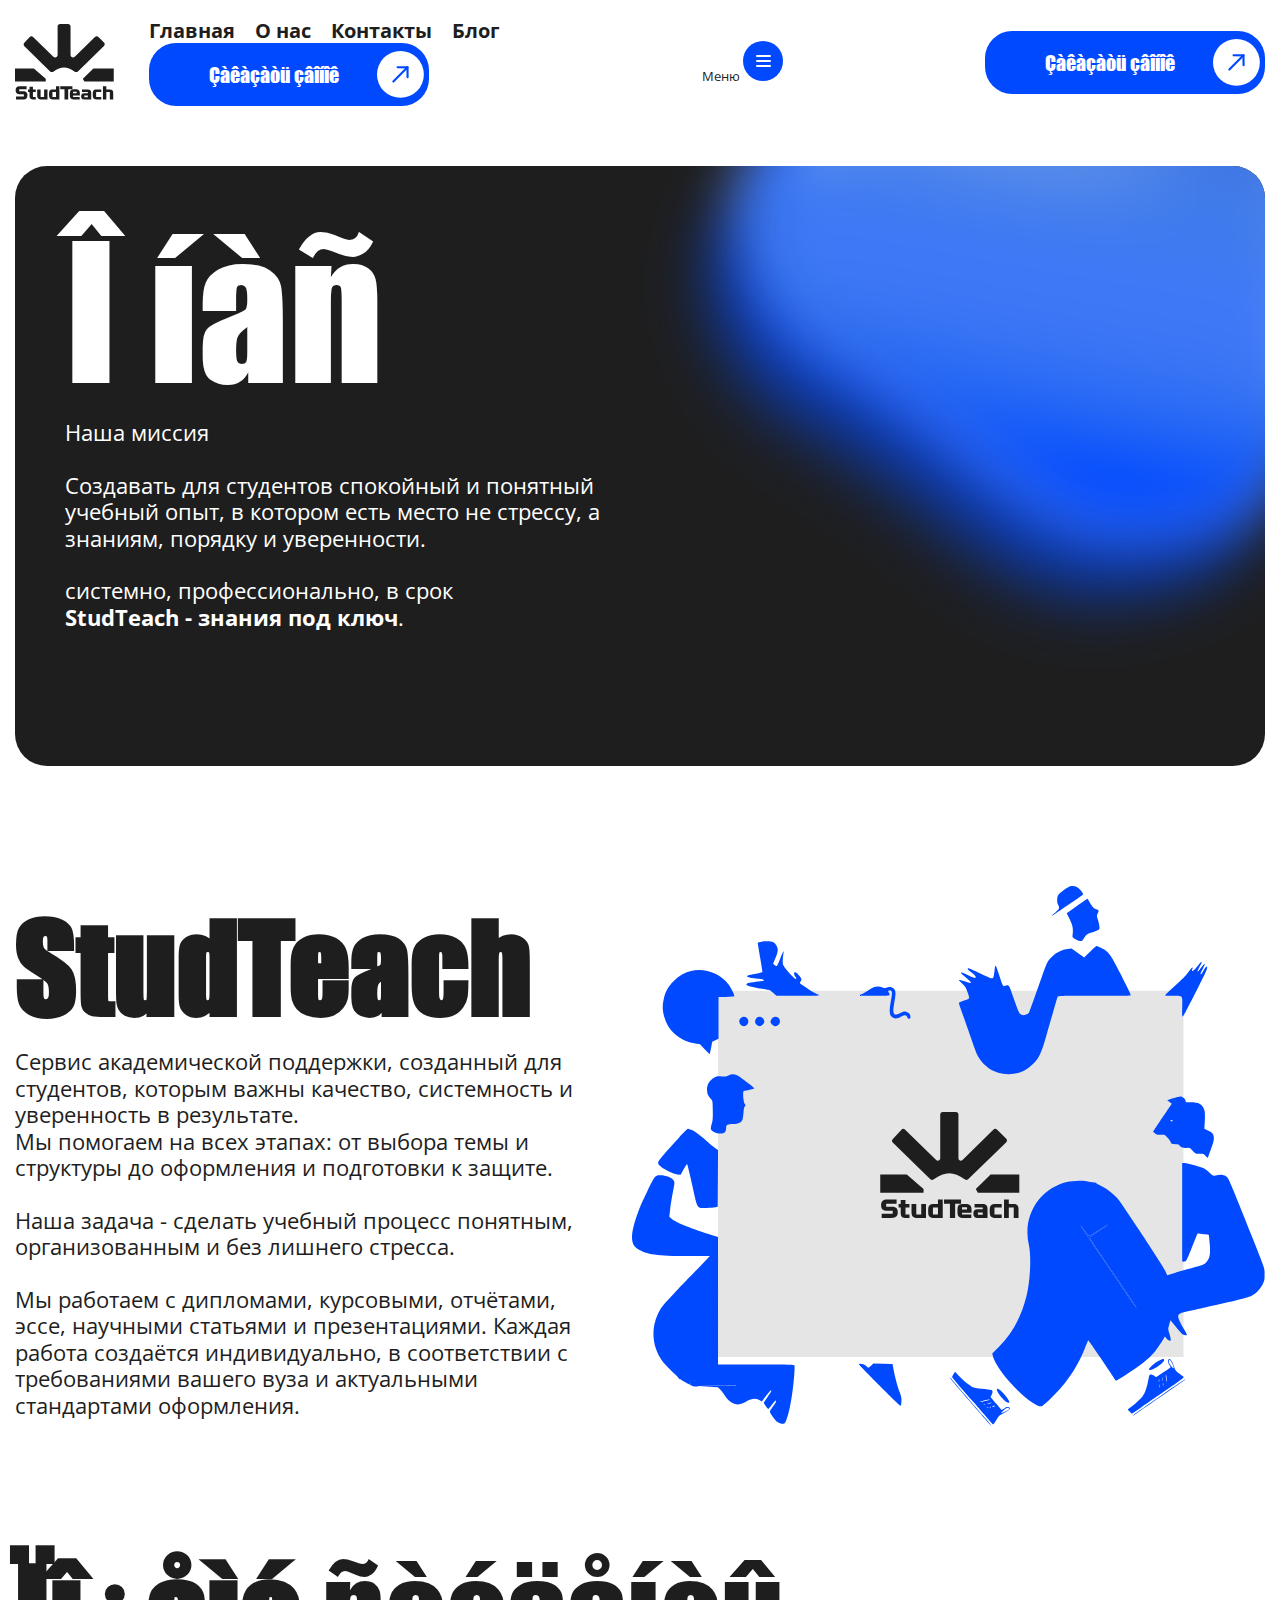
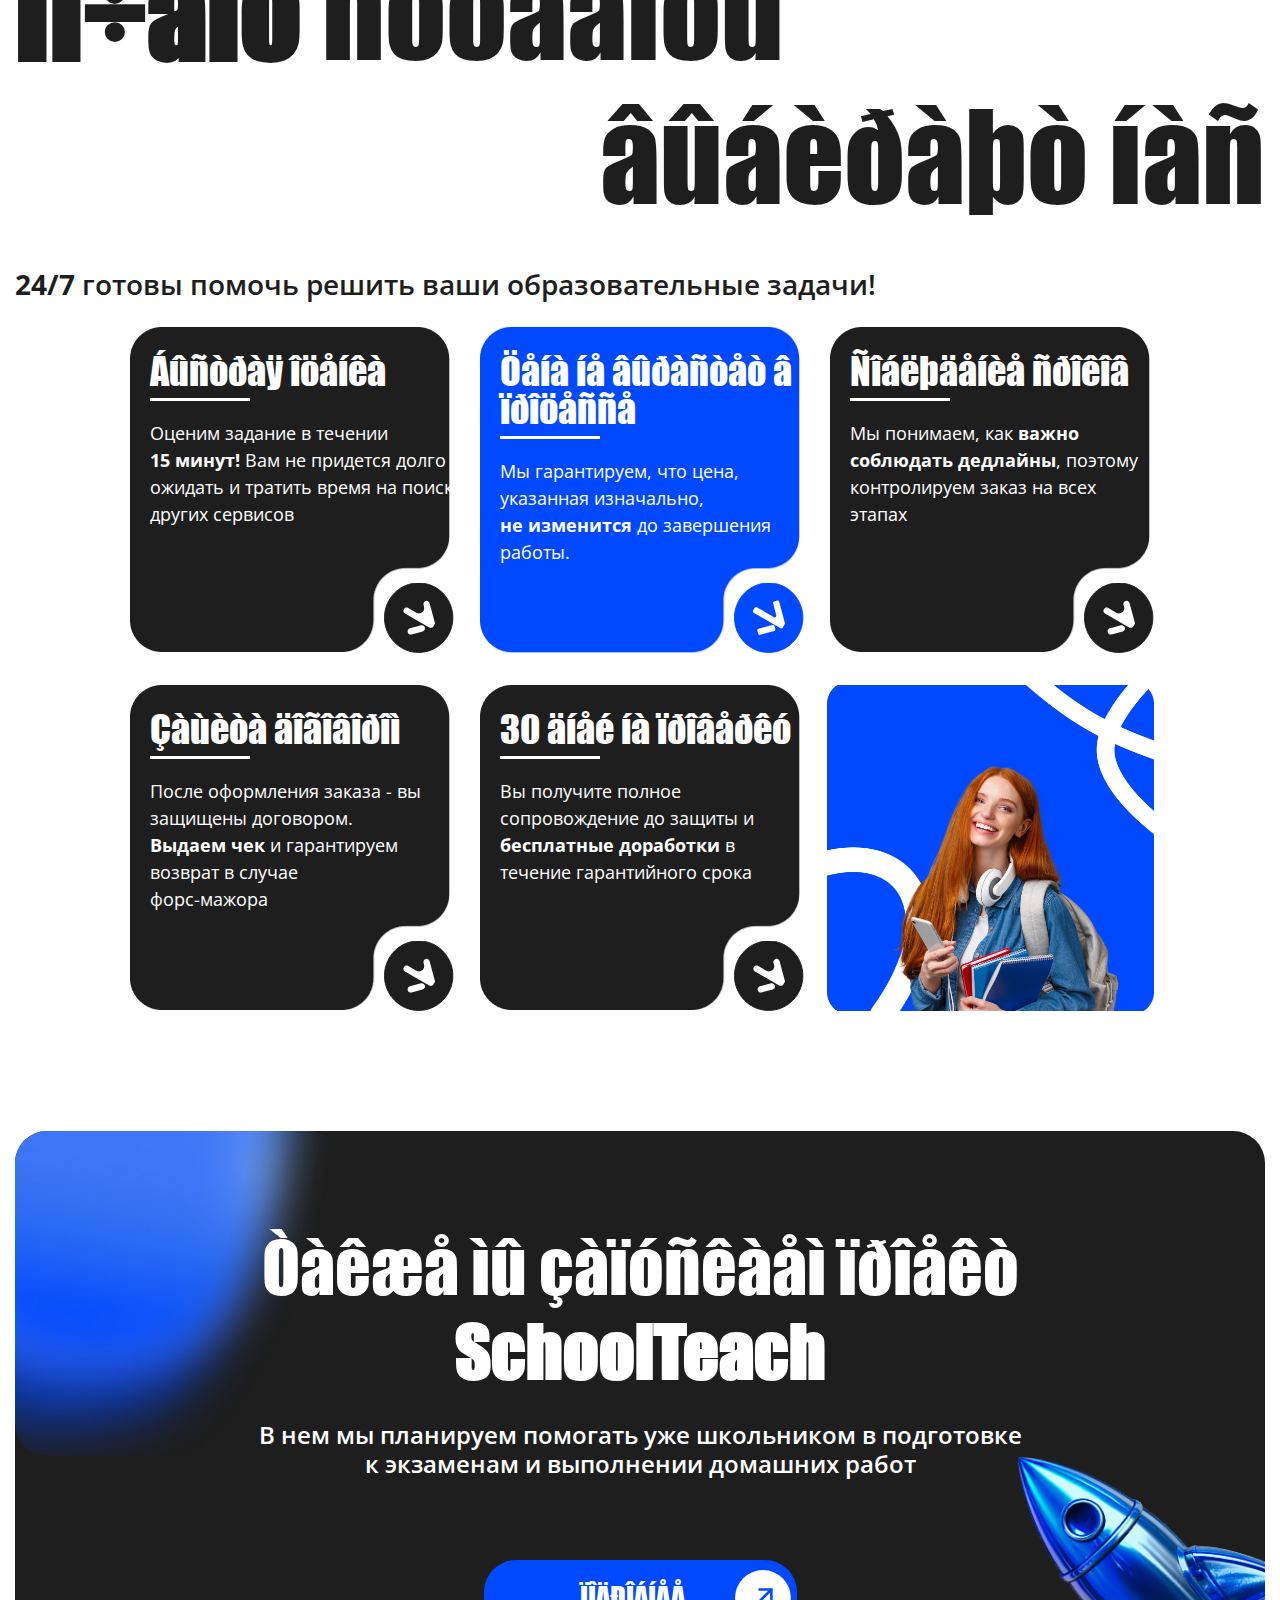
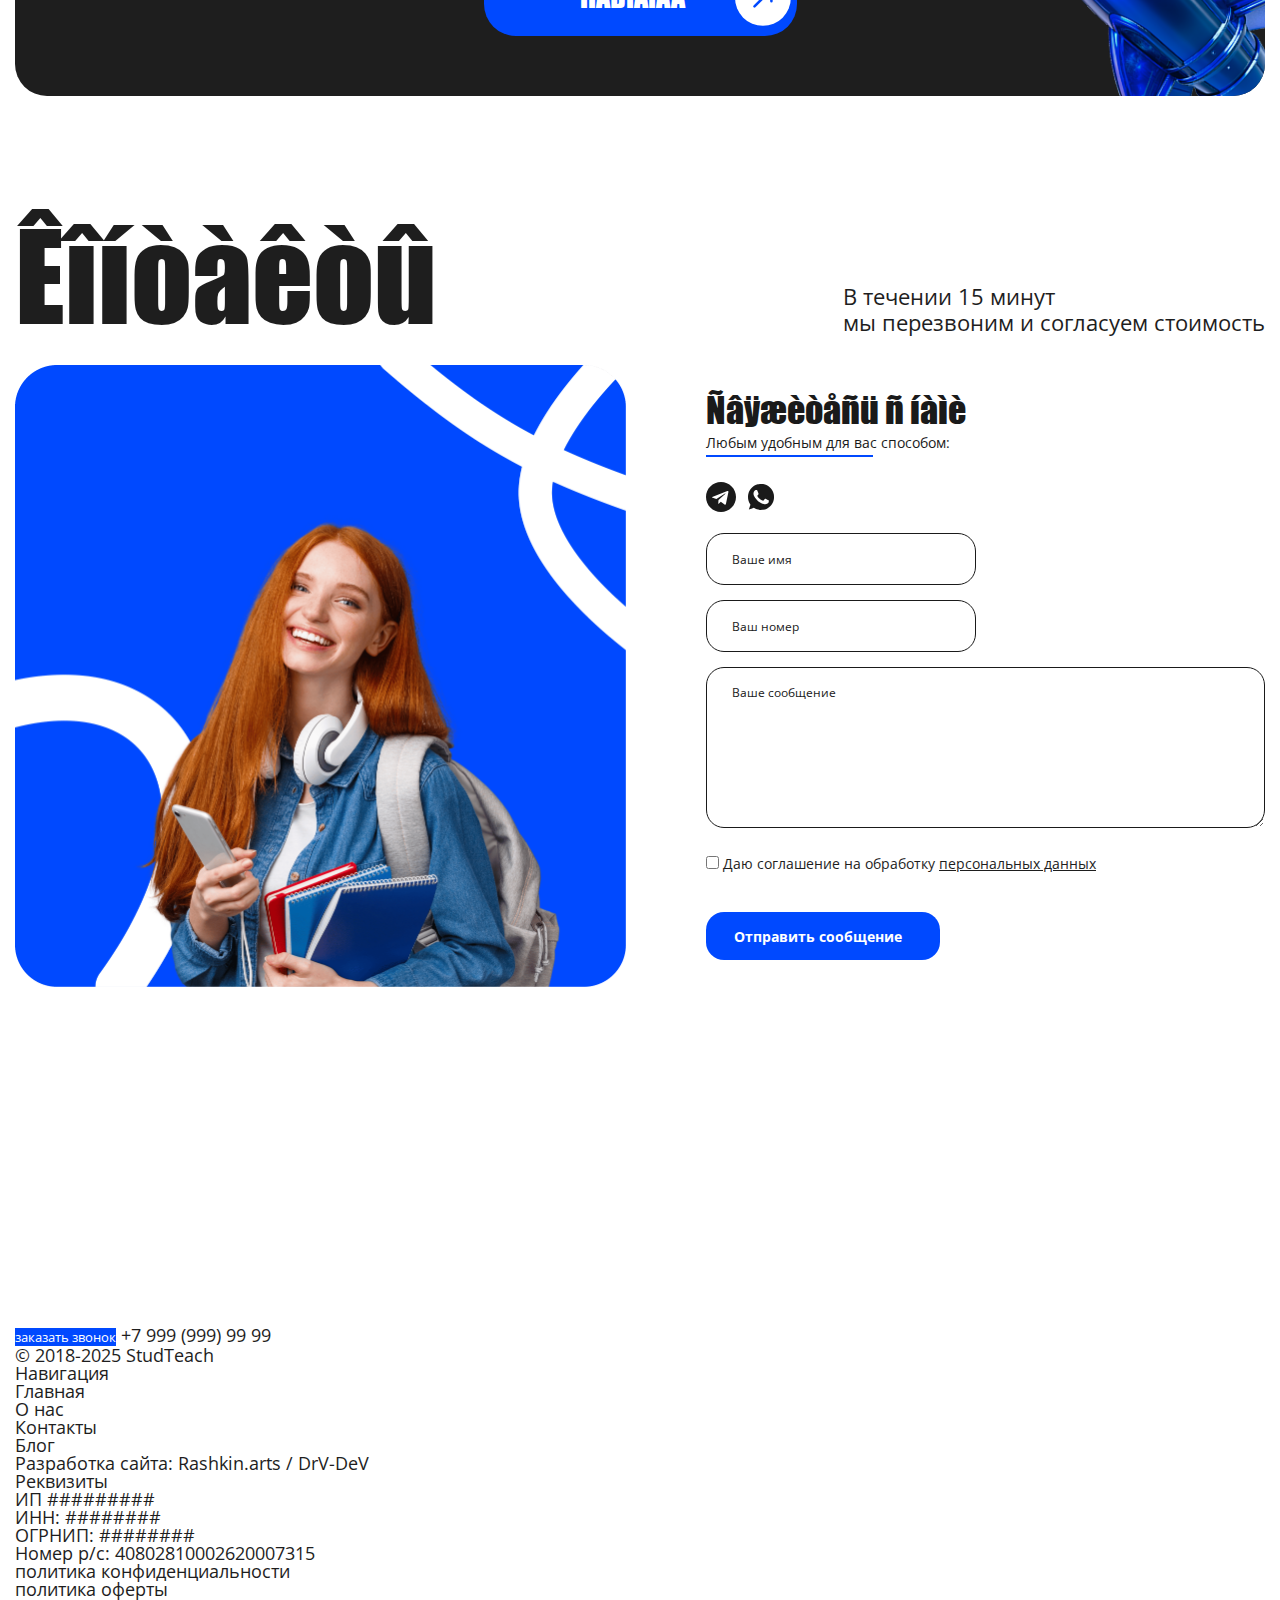
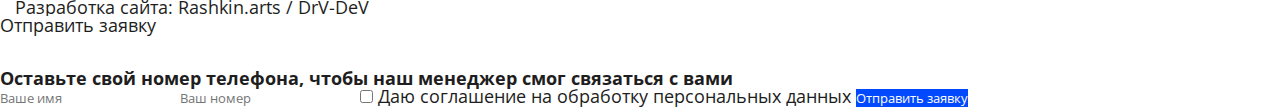
<file: about.html>
<!DOCTYPE html>
<html lang="ru">
  <head>
    <meta charset="UTF-8" />
    <meta
      name="viewport"
      content="width=device-width, initial-scale=1.0, user-scalable=no"
    />
    <title>О нас</title>
    <link rel="stylesheet" href="./css/reset.css" />
    <link rel="stylesheet" href="./css/style.css" />
    <link rel="stylesheet" href="./css/pages/about.css" />
    <link rel="stylesheet" href="./css/media/about-media.css" />
  </head>
  <body class="body">
    <div id="preloader" class="preloader" aria-hidden="false">
      <div class="preloader__inner">
        <div class="book">
          <div class="inner">
            <div class="left"></div>
            <div class="middle"></div>
            <div class="right"></div>
          </div>
          <ul class="pages"></ul>
        </div>
      </div>
    </div>
    <div class="wrapper" id="wrapper">
      <header class="header">
        <div class="container">
          <div class="header__inner">
            <nav class="header__nav nav">
              <a
                href="/"
                class="header__logo logo"
                aria-label="Логотип компании StudTeach - ссылка на главную страницу"
              >
                <svg
                  width="99"
                  height="76"
                  viewBox="0 0 99 76"
                  fill="none"
                  xmlns="http://www.w3.org/2000/svg"
                >
                  <path
                    d="M1.02513 75.4029V72.3763H8.85203V70.3097H5.02807C3.4768 70.3097 2.34859 69.9843 1.64347 69.3334C0.94919 68.6825 0.602051 67.679 0.602051 66.323C0.602051 64.9562 0.94919 63.9419 1.64347 63.2801C2.34859 62.6184 3.4768 62.2875 5.02807 62.2875H11.6183V65.3304H4.23074V67.3482H8.03842C9.5897 67.3482 10.7125 67.6682 11.4068 68.3082C12.1119 68.9374 12.4644 69.9409 12.4644 71.3186C12.4644 72.6854 12.1119 73.7106 11.4068 74.394C10.7125 75.0666 9.5897 75.4029 8.03842 75.4029H1.02513Z"
                    fill="#1E1E1E"
                  />
                  <path
                    d="M18.8229 75.4029C18.0093 75.4029 17.3259 75.3432 16.7726 75.2239C16.2302 75.0937 15.7909 74.8822 15.4546 74.5893C15.1291 74.2855 14.8959 73.8841 14.7549 73.3851C14.6138 72.8861 14.5433 72.2569 14.5433 71.4976V67.9502H13.03V65.4281H14.5433V62.6293H17.9279V65.4281H20.7593V67.9502H17.9279V72.897H20.7593V75.4029H18.8229Z"
                    fill="#1E1E1E"
                  />
                  <path
                    d="M26.6782 75.4029C25.8754 75.4029 25.192 75.3378 24.6279 75.2076C24.0638 75.0666 23.6027 74.8334 23.2447 74.5079C22.8867 74.1825 22.6264 73.754 22.4637 73.2224C22.301 72.6909 22.2196 72.0291 22.2196 71.2372V65.4281H25.6042V72.897H29.119V65.4281H32.5036V75.4029H26.6782Z"
                    fill="#1E1E1E"
                  />
                  <path
                    d="M41.0022 67.9502H37.4386V72.897H41.0022V67.9502ZM38.5126 75.4029C37.7098 75.4029 37.0264 75.3378 36.4623 75.2076C35.8982 75.0666 35.4371 74.8334 35.0792 74.5079C34.7212 74.1825 34.4608 73.754 34.2981 73.2224C34.1354 72.6909 34.054 72.0291 34.054 71.2372V69.5124C34.054 68.7205 34.1354 68.0641 34.2981 67.5434C34.4608 67.0119 34.7212 66.5942 35.0792 66.2905C35.4371 65.9759 35.8982 65.7535 36.4623 65.6233C37.0264 65.4931 37.7098 65.4281 38.5126 65.4281H41.0022V62.2875H44.3868V75.4029H38.5126Z"
                    fill="#1E1E1E"
                  />
                  <path
                    d="M57.3959 62.2875V65.3304H53.1977V75.4029H49.5039V65.3304H45.3057V62.2875H57.3959Z"
                    fill="#1E1E1E"
                  />
                  <path
                    d="M58.0765 67.7875V69.3659H61.6401V67.7875H58.0765ZM58.0765 71.5627V72.897H64.6993V75.4029H59.3295C58.5267 75.4029 57.8433 75.3378 57.2792 75.2076C56.7151 75.0666 56.254 74.8334 55.8961 74.5079C55.5381 74.1825 55.2777 73.754 55.115 73.2224C54.9523 72.6909 54.8709 72.0291 54.8709 71.2372V69.431C54.8709 68.6391 54.9523 67.9828 55.115 67.4621C55.2777 66.9305 55.5381 66.5074 55.8961 66.1929C56.254 65.8783 56.7151 65.6613 57.2792 65.542C57.8433 65.4118 58.5267 65.3467 59.3295 65.3467H60.3872C61.1899 65.3467 61.8734 65.4172 62.4375 65.5582C63.0016 65.6884 63.4626 65.9162 63.8206 66.2417C64.1786 66.5671 64.4389 66.9956 64.6017 67.5272C64.7644 68.0587 64.8457 68.7205 64.8457 69.5124V71.5627H58.0765Z"
                    fill="#1E1E1E"
                  />
                  <path
                    d="M72.8234 71.4813H69.3737V73.1411H72.8234V71.4813ZM69.1459 75.4029C68.2021 75.4029 67.4644 75.1588 66.9329 74.6706C66.4013 74.1825 66.1356 73.4394 66.1356 72.4414V72.181C66.1356 71.1721 66.3905 70.429 66.9003 69.9517C67.4102 69.4636 68.1587 69.2195 69.1459 69.2195H72.8234V67.9502H66.998V65.4281H72.7583C73.9516 65.4281 74.8249 65.7047 75.3781 66.2579C75.9314 66.8112 76.208 67.6845 76.208 68.8778V75.4029H69.1459Z"
                    fill="#1E1E1E"
                  />
                  <path
                    d="M86.2802 67.9502H81.1382V72.897H86.2802V75.4029H82.2122C81.4094 75.4029 80.726 75.3378 80.1619 75.2076C79.5978 75.0666 79.1367 74.8334 78.7787 74.5079C78.4208 74.1825 78.1604 73.754 77.9977 73.2224C77.835 72.6909 77.7536 72.0291 77.7536 71.2372V69.5124C77.7536 68.7205 77.835 68.0641 77.9977 67.5434C78.1604 67.0119 78.4208 66.5942 78.7787 66.2905C79.1367 65.9759 79.5978 65.7535 80.1619 65.6233C80.726 65.4931 81.4094 65.4281 82.2122 65.4281H86.2802V67.9502Z"
                    fill="#1E1E1E"
                  />
                  <path
                    d="M94.8273 75.4029V67.9502H91.3125V75.4029H87.9279V62.2875H91.3125V65.4281H94.7622C95.9555 65.4281 96.8288 65.7047 97.382 66.2579C97.9353 66.8112 98.2119 67.6845 98.2119 68.8778V75.4029H94.8273Z"
                    fill="#1E1E1E"
                  />
                  <path
                    d="M0 57.4078V44.4731H18.8775L30.7635 54.7859V57.4078H0Z"
                    fill="#1E1E1E"
                  />
                  <path
                    d="M38.3296 47.6803C37.3261 48.343 35.9902 48.2434 35.131 47.4019L9.41847 22.2185C8.45632 21.2761 8.41821 19.7394 9.33246 18.7506L14.5196 13.14C15.4707 12.1113 17.0831 12.0699 18.0858 13.0485L38.3869 32.8631C39.9634 34.4018 42.6145 33.2848 42.6145 31.0818V2.48904C42.6145 1.11438 43.7288 0 45.1035 0H53.0588C54.4334 0 55.5478 1.11438 55.5478 2.48905V31.047C55.5478 33.2552 58.2096 34.3699 59.7831 32.8206L79.9207 12.9938C80.8944 12.0351 82.4589 12.0407 83.4258 13.0063L88.9745 18.5476C89.9576 19.5294 89.9465 21.1261 88.9499 22.0942L62.9103 47.3886C62.0534 48.221 60.728 48.3201 59.7289 47.6653C51.4551 42.2429 46.6243 42.2029 38.3296 47.6803Z"
                    fill="#1E1E1E"
                  />
                  <path
                    d="M67.8774 54.7859L78.3834 44.4731H98.7775V57.4078H69.3194L67.8774 54.7859Z"
                    fill="#1E1E1E"
                  />
                </svg>
              </a>
              <div class="header__wrapper">
                <ul class="header__menu menu">
                  <li class="menu__item">
                    <a href="/" class="menu__link">Главная</a>
                  </li>
                  <li class="menu__item">
                    <a href="./about.html" class="menu__link">О нас</a>
                  </li>
                  <li class="menu__item">
                    <a href="./contact.html" class="menu__link">Контакты</a>
                  </li>
                  <li class="menu__item">
                    <a href="./blog.html" class="menu__link">Блог</a>
                  </li>
                </ul>
                <button
                  type="button"
                  class="header__btn header__btn--active button button--open-modal"
                >
                  Заказать звонок
                  <img src="./assets/img/icons/Arrow-out.svg" alt="" />
                </button>
              </div>
            </nav>
            <button
              class="header__burger"
              type="button"
              aria-label="Открыть меню"
            >
              Меню
              <svg
                width="40"
                height="40"
                viewBox="0 0 40 40"
                fill="none"
                xmlns="http://www.w3.org/2000/svg"
              >
                <circle cx="20" cy="20" r="20" fill="#0049FF" />
                <path
                  d="M27 15H14M27 20H14M27 25H14"
                  stroke="white"
                  stroke-width="2"
                  stroke-linecap="round"
                  stroke-linejoin="round"
                />
              </svg>
            </button>
            <button type="button" class="header__btn button button--open-modal">
              Заказать звонок
              <img src="./assets/img/icons/Arrow-out.svg" alt="" />
            </button>
          </div>
        </div>
      </header>
      <main>
        <section class="main__hero hero">
          <div class="container">
            <div class="hero__inner">
              <h1 class="hero__title title">О нас</h1>
              <p class="hero__text">
                Наша миссия <br />
                <br />
                Создавать для студентов спокойный и понятный учебный опыт, в
                котором есть место не стрессу, а знаниям, порядку и уверенности.
                <br />
                <br />
                системно, профессионально, в срок <br />
                <strong>StudTeach - знания под ключ</strong>.
              </p>
            </div>
          </div>
        </section>
        <section class="main__about about">
          <div class="container">
            <div class="about__inner">
              <div class="about__content">
                <h2 class="about__title title">
                  <strong class="accent-text">StudTeach</strong>
                </h2>
                <p class="about__text">
                  Cервис академической поддержки, созданный для студентов,
                  которым важны качество, системность и уверенность в
                  результате. <br />
                  Мы помогаем на всех этапах: от выбора темы и структуры до
                  оформления и подготовки к защите. <br />
                  <br />
                  Наша задача - сделать учебный процесс понятным, организованным
                  и без лишнего стресса. <br />
                  <br />
                  Мы работаем с дипломами, курсовыми, отчётами, эссе, научными
                  статьями и презентациями. Каждая работа создаётся
                  индивидуально, в соответствии с требованиями вашего вуза и
                  актуальными стандартами оформления.
                </p>
              </div>
              <div class="about__img">
                <img
                  src="./assets/img/decoration/About.svg"
                  alt="Декоративное изображение"
                />
              </div>
            </div>
          </div>
        </section>
        <section class="main__advantages advantages">
          <div class="container">
            <div class="advantages__inner">
              <h2 class="advantages__title title">
                <strong class="accent-text">Почему</strong> студенты
                <b>выбирают нас</b>
              </h2>
              <p class="advantages__subtitle">
                <strong class="accent-text">24/7</strong> готовы помочь решить
                ваши образовательные задачи!
              </p>
              <ul class="advantages__list">
                <li class="advantages__item advantage">
                  <h3 class="advantage__title">Быстрая оценка</h3>
                  <p class="advantage__text">
                    Оценим задание в течении
                    <strong class="accent-text">15&nbsp;минут!</strong> Вам не
                    придется долго ожидать и тратить время на поиск других
                    сервисов
                  </p>
                </li>
                <li class="advantages__item advantages__item--blue advantage">
                  <h3 class="advantage__title">Цена не вырастет в процессе</h3>
                  <p class="advantage__text">
                    Мы гарантируем, что цена, указанная изначально,
                    <strong class="accent-text">не&nbsp;изменится</strong> до
                    завершения работы.
                  </p>
                </li>
                <li class="advantages__item advantage">
                  <h3 class="advantage__title">Соблюдение сроков</h3>
                  <p class="advantage__text">
                    Мы понимаем, как <strong class="accent-text">важно</strong>
                    <strong class="accent-text">соблюдать дедлайны</strong>,
                    поэтому контролируем заказ на всех этапах
                  </p>
                </li>
                <li class="advantages__item advantage">
                  <h3 class="advantage__title">Защита договором</h3>
                  <p class="advantage__text">
                    После оформления заказа - вы защищены договором.
                    <strong class="accent-text">Выдаем&nbsp;чек</strong>
                    и гарантируем возврат в случае<br />форс-мажора
                  </p>
                </li>
                <li class="advantages__item advantage">
                  <h3 class="advantage__title">30 дней на проверку</h3>
                  <p class="advantage__text">
                    Вы получите полное сопровождение до защиты и
                    <strong class="accent-text">бесплатные доработки</strong> в
                    течение гарантийного срока
                  </p>
                </li>
                <li
                  class="advantages__item advantages__item--decorative advantage"
                ></li>
              </ul>
              <div class="advantages__slider swiper">
                <ul class="advantages__list--slider swiper-wrapper">
                  <li class="advantages__item advantage swiper-slide">
                    <h3 class="advantage__title">Быстрая оценка</h3>
                    <p class="advantage__text">
                      Оценим задание в течении
                      <strong class="accent-text">15&nbsp;минут!</strong> Вам не
                      придется долго ожидать и тратить время на поиск других
                      сервисов
                    </p>
                  </li>
                  <li class="advantages__item advantage swiper-slide">
                    <h3 class="advantage__title">
                      Цена не вырастет в процессе
                    </h3>
                    <p class="advantage__text">
                      Мы гарантируем, что цена, указанная изначально,
                      <strong class="accent-text">не&nbsp;изменится</strong> до
                      завершения работы.
                    </p>
                  </li>
                  <li class="advantages__item advantage swiper-slide">
                    <h3 class="advantage__title">Соблюдение сроков</h3>
                    <p class="advantage__text">
                      Мы понимаем, как
                      <strong class="accent-text">важно</strong>
                      <strong class="accent-text">соблюдать дедлайны</strong>,
                      поэтому контролируем заказ на всех этапах
                    </p>
                  </li>
                  <li class="advantages__item advantage swiper-slide">
                    <h3 class="advantage__title">Защита договором</h3>
                    <p class="advantage__text">
                      После оформления заказа - вы защищены договором.
                      <strong class="accent-text">Выдаем&nbsp;чек</strong>
                      и гарантируем возврат в случае<br />форс-мажора
                    </p>
                  </li>
                  <li class="advantages__item advantage swiper-slide">
                    <h3 class="advantage__title">30 дней на проверку</h3>
                    <p class="advantage__text">
                      Вы получите полное сопровождение до защиты и
                      <strong class="accent-text">бесплатные доработки</strong>
                      в течение гарантийного срока
                    </p>
                  </li>
                </ul>
                <div class="advantages__nav">
                  <button
                    class="advantages__prev"
                    type="button"
                    aria-label="Переключить на предыдущий слайд"
                  >
                    <svg
                      width="75"
                      height="75"
                      viewBox="0 0 75 75"
                      fill="none"
                      xmlns="http://www.w3.org/2000/svg"
                    >
                      <rect
                        x="-0.602897"
                        y="0.602897"
                        width="73.5535"
                        height="73.5535"
                        rx="36.7767"
                        transform="matrix(-1 0 0 1 73.5535 0)"
                        fill="#1E1E1E"
                      />
                      <rect
                        x="-0.602897"
                        y="0.602897"
                        width="73.5535"
                        height="73.5535"
                        rx="36.7767"
                        transform="matrix(-1 0 0 1 73.5535 0)"
                        stroke="white"
                        stroke-width="1.20579"
                      />
                      <path
                        d="M34.4507 31.9766L27.1315 39.2957L34.4507 46.6149"
                        stroke="white"
                        stroke-width="1.80869"
                        stroke-miterlimit="10"
                        stroke-linecap="round"
                        stroke-linejoin="round"
                      />
                      <path
                        d="M47.6304 39.2959H27.3368"
                        stroke="white"
                        stroke-width="1.80869"
                        stroke-miterlimit="10"
                        stroke-linecap="round"
                        stroke-linejoin="round"
                      />
                    </svg>
                  </button>
                  <button
                    class="advantages__next"
                    type="button"
                    aria-label="Переключить на следующий слайд"
                  >
                    <svg
                      width="75"
                      height="75"
                      viewBox="0 0 75 75"
                      fill="none"
                      xmlns="http://www.w3.org/2000/svg"
                    >
                      <rect
                        x="0.602897"
                        y="0.602897"
                        width="73.5535"
                        height="73.5535"
                        rx="36.7767"
                        fill="#1E1E1E"
                      />
                      <rect
                        x="0.602897"
                        y="0.602897"
                        width="73.5535"
                        height="73.5535"
                        rx="36.7767"
                        stroke="white"
                        stroke-width="1.20579"
                      />
                      <path
                        d="M40.3086 31.9766L47.6278 39.2957L40.3086 46.6149"
                        stroke="white"
                        stroke-width="1.80869"
                        stroke-miterlimit="10"
                        stroke-linecap="round"
                        stroke-linejoin="round"
                      />
                      <path
                        d="M27.1289 39.2959H47.4224"
                        stroke="white"
                        stroke-width="1.80869"
                        stroke-miterlimit="10"
                        stroke-linecap="round"
                        stroke-linejoin="round"
                      />
                    </svg>
                  </button>
                </div>
              </div>
            </div>
          </div>
        </section>
        <section class="main__announcement announcement">
          <div class="container">
            <div class="announcement__inner">
              <h2 class="announcement__title title">
                Также мы запускаем проект
                <strong class="accent-text">SchoolTeach</strong>
              </h2>
              <p class="announcement__subtitle">
                В нем мы планируем помогать уже школьником в подготовке к
                экзаменам и выполнении домашних работ
              </p>
              <button class="announcement__btn button button--open-modal">
                подробнее
                <img src="./assets/img/icons/Arrow-out.svg" alt="" />
              </button>
            </div>
          </div>
        </section>
        <section class="main__contact contact">
          <div class="container">
            <div class="contact__inner">
              <div class="contact__heading">
                <h2 class="contact__title title">Контакты</h2>
                <p class="contact__subtitle">
                  В течении 15 минут <br />
                  мы перезвоним и согласуем стоимость
                </p>
              </div>
              <div class="contact__body">
                <div class="contact__img">
                  <img
                    src="./assets/img/decoration/contact-girl.png"
                    alt="Девушка с рюкзаком на плече и тетрадками в руках улыбается с счастливым видом"
                  />
                </div>
                <form
                  action="mailto:drv-dev@mail.ru"
                  class="contact__form form"
                >
                  <h4 class="form__title">Свяжитесь с нами</h4>
                  <p class="form__subtitle">Любым удобным для вас способом:</p>
                  <ul class="form__socials socials">
                    <li class="socials__item">
                      <a
                        href="#"
                        class="socials__link"
                        aria-label="Ссылка на Telegram"
                      >
                        <svg
                          width="30"
                          height="30"
                          viewBox="0 0 30 30"
                          fill="none"
                          xmlns="http://www.w3.org/2000/svg"
                        >
                          <path
                            d="M15 30C23.2863 30 30 23.2863 30 15C30 6.71375 23.2863 0 15 0C6.71375 0 0 6.71375 0 15C0 23.2863 6.71375 30 15 30ZM6.86375 14.675L21.3263 9.09875C21.9975 8.85625 22.5837 9.2625 22.3662 10.2775L22.3675 10.2762L19.905 21.8775C19.7225 22.7 19.2337 22.9 18.55 22.5125L14.8 19.7487L12.9912 21.4913C12.7912 21.6913 12.6225 21.86 12.235 21.86L12.5013 18.0438L19.4513 11.765C19.7537 11.4987 19.3837 11.3488 18.985 11.6138L10.3963 17.0212L6.69375 15.8663C5.89 15.6112 5.8725 15.0625 6.86375 14.675Z"
                            fill="#1A1A1A"
                          />
                        </svg>
                      </a>
                    </li>
                    <li class="socials__item">
                      <a
                        href="#"
                        class="socials__link"
                        aria-label="Ссылка на WhatsApp"
                      >
                        <svg
                          width="26"
                          height="26"
                          viewBox="0 0 26 26"
                          fill="none"
                          xmlns="http://www.w3.org/2000/svg"
                        >
                          <path
                            fill-rule="evenodd"
                            clip-rule="evenodd"
                            d="M11.841 0.0112296C11.3753 0.0555057 10.3255 0.239472 9.83224 0.363252C5.21469 1.52205 1.5355 5.19971 0.377036 9.81458C0.146105 10.7347 0.0379878 11.5396 0.00666129 12.5731C-0.0769946 15.3321 0.626834 17.8282 2.14418 20.1536L2.45562 20.6309L1.65491 23.0203C1.21451 24.3345 0.863816 25.4194 0.875564 25.4312C0.887362 25.443 2.01044 25.0957 3.37126 24.6596L5.84554 23.8665L6.26239 24.1145C8.0626 25.1855 9.68893 25.7282 11.7826 25.9564C12.5894 26.0444 14.2175 25.9935 15.0448 25.8545C17.8494 25.3831 20.2396 24.1607 22.2119 22.1892C23.8952 20.5067 25.0742 18.4386 25.6443 16.1688C25.9376 15.0011 26 14.4435 26 12.9917C26 11.5398 25.9376 10.9822 25.6443 9.81458C25.0742 7.54482 23.8952 5.4767 22.2119 3.79421C20.5287 2.11167 18.459 0.93269 16.1891 0.363303C15.1428 0.1009 14.4879 0.0212947 13.2395 0.00487542C12.5962 -0.00361379 11.9669 -0.000716277 11.841 0.0112296ZM8.57608 5.9733C9.15002 6.03973 9.09957 5.96303 10.0092 8.15172C10.6854 9.77875 10.7124 9.89592 10.4944 10.263C10.425 10.3799 10.1721 10.6927 9.93232 10.9583C9.41381 11.5328 9.32852 11.6758 9.36615 11.9079C9.42911 12.2957 10.5325 13.7711 11.3373 14.5437C12.1378 15.3121 12.8341 15.8061 13.777 16.2744C14.567 16.6668 14.9221 16.7766 15.1782 16.7077C15.289 16.6779 15.4246 16.6117 15.4793 16.5607C15.614 16.4351 15.997 15.9532 16.3671 15.4436C16.7441 14.9246 16.915 14.8062 17.2376 14.8409C17.4842 14.8674 18.3633 15.2592 19.8881 16.0223C20.5799 16.3685 20.7543 16.4772 20.7983 16.5893C20.9338 16.9345 20.7089 18.1544 20.4184 18.6499C20.1882 19.0425 19.6248 19.5141 19.0464 19.7982C17.9328 20.3452 17.0896 20.3886 15.6346 19.9738C15.0933 19.8195 13.998 19.419 13.355 19.1402C11.1079 18.166 9.003 16.309 7.10597 13.6271C5.94511 11.9859 5.48533 10.8301 5.48452 9.55101C5.48376 8.35256 5.81635 7.46694 6.57286 6.65314C6.97614 6.21928 7.26804 6.05061 7.7296 5.98453C8.15571 5.92358 8.14788 5.92368 8.57608 5.9733Z"
                            fill="#1A1A1A"
                          />
                        </svg>
                      </a>
                    </li>
                  </ul>
                  <div class="form__inputs">
                    <label>
                      <input
                        name="name"
                        type="text"
                        required
                        placeholder="Ваше имя"
                        class="form__input"
                      />
                    </label>
                    <label>
                      <input
                        name="tel"
                        type="tel"
                        required
                        placeholder="Ваш номер"
                        class="form__input"
                      />
                    </label>
                    <label class="contact__textarea">
                      <textarea
                        class="form__textarea"
                        required
                        placeholder="Ваше сообщение"
                      ></textarea>
                    </label>
                    <label>
                      <input class="form__checkbox" type="checkbox" required />
                      <span
                        >Даю соглашение на обработку
                        <a href="#">персональных данных</a></span
                      >
                    </label>
                    <button class="form__btn button" type="submit">
                      Отправить сообщение
                    </button>
                  </div>
                </form>
              </div>
            </div>
          </div>
        </section>
      </main>
      <footer class="footer">
        <div class="container">
          <div class="footer__inner">
            <div class="footer__content">
              <nav class="footer__nav nav">
                <div class="footer__contact">
                  <a
                    href="/"
                    class="footer__logo logo"
                    aria-label="Логотип компании StudTeach - ссылка на главную страницу"
                  >
                    <svg
                      width="148"
                      height="110"
                      viewBox="0 0 148 110"
                      fill="none"
                      xmlns="http://www.w3.org/2000/svg"
                    >
                      <path
                        d="M6.57919 104.289V100.103H17.4031V97.2451H12.1149C9.96963 97.2451 8.40943 96.7951 7.4343 95.895C6.47417 94.9948 5.99411 93.6072 5.99411 91.7319C5.99411 89.8417 6.47417 88.439 7.4343 87.5239C8.40943 86.6087 9.96963 86.1512 12.1149 86.1512H21.2286V90.3592H11.0123V93.1496H16.278C18.4232 93.1496 19.976 93.5922 20.9361 94.4773C21.9112 95.3474 22.3988 96.7351 22.3988 98.6403C22.3988 100.531 21.9112 101.948 20.9361 102.893C19.976 103.824 18.4232 104.289 16.278 104.289H6.57919ZM31.192 104.289C30.0668 104.289 29.1217 104.206 28.3566 104.041C27.6065 103.861 26.9989 103.568 26.5339 103.163C26.0838 102.743 25.7613 102.188 25.5662 101.498C25.3712 100.808 25.2737 99.938 25.2737 98.8879V93.9822H23.1809V90.4943H25.2737V86.6237H29.9543V90.4943H33.8698V93.9822H29.9543V100.823H33.8698V104.289H31.192ZM42.0551 104.289C40.945 104.289 39.9998 104.199 39.2197 104.019C38.4396 103.824 37.802 103.501 37.307 103.051C36.8119 102.601 36.4519 102.008 36.2268 101.273C36.0018 100.538 35.8893 99.623 35.8893 98.5278V90.4943H40.5699V100.823H45.4306V90.4943H50.1112V104.289H42.0551ZM61.864 93.9822H56.9359V100.823H61.864V93.9822ZM58.4211 104.289C57.3109 104.289 56.3658 104.199 55.5857 104.019C54.8056 103.824 54.168 103.501 53.673 103.051C53.1779 102.601 52.8179 102.008 52.5928 101.273C52.3678 100.538 52.2553 99.623 52.2553 98.5278V96.1425C52.2553 95.0474 52.3678 94.1397 52.5928 93.4196C52.8179 92.6845 53.1779 92.107 53.673 91.6869C54.168 91.2519 54.8056 90.9443 55.5857 90.7643C56.3658 90.5843 57.3109 90.4943 58.4211 90.4943H61.864V86.1512H66.5447V104.289H58.4211ZM84.5351 86.1512V90.3592H78.7293V104.289H73.6211V90.3592H67.8154V86.1512H84.5351ZM85.4763 93.7572V95.94H90.4045V93.7572H85.4763ZM85.4763 98.9779V100.823H94.6351V104.289H87.2091C86.0989 104.289 85.1538 104.199 84.3737 104.019C83.5936 103.824 82.956 103.501 82.4609 103.051C81.9659 102.601 81.6058 102.008 81.3808 101.273C81.1558 100.538 81.0433 99.623 81.0433 98.5278V96.03C81.0433 94.9348 81.1558 94.0272 81.3808 93.3071C81.6058 92.572 81.9659 91.987 82.4609 91.5519C82.956 91.1168 83.5936 90.8168 84.3737 90.6518C85.1538 90.4718 86.0989 90.3817 87.2091 90.3817H88.6718C89.7819 90.3817 90.727 90.4793 91.5071 90.6743C92.2872 90.8543 92.9248 91.1693 93.4199 91.6194C93.915 92.0695 94.275 92.662 94.5 93.3971C94.7251 94.1322 94.8376 95.0474 94.8376 96.1425V98.9779H85.4763ZM105.87 98.8654H101.099V101.161H105.87V98.8654ZM100.784 104.289C99.4792 104.289 98.459 103.951 97.7239 103.276C96.9888 102.601 96.6213 101.573 96.6213 100.193V99.833C96.6213 98.4378 96.9738 97.4102 97.6789 96.7501C98.384 96.075 99.4192 95.7374 100.784 95.7374H105.87V93.9822H97.8139V90.4943H105.78C107.43 90.4943 108.638 90.8768 109.403 91.6419C110.168 92.407 110.551 93.6147 110.551 95.2649V104.289H100.784ZM124.48 93.9822H117.369V100.823H124.48V104.289H118.854C117.744 104.289 116.799 104.199 116.018 104.019C115.238 103.824 114.601 103.501 114.106 103.051C113.611 102.601 113.251 102.008 113.026 101.273C112.801 100.538 112.688 99.623 112.688 98.5278V96.1425C112.688 95.0474 112.801 94.1397 113.026 93.4196C113.251 92.6845 113.611 92.107 114.106 91.6869C114.601 91.2519 115.238 90.9443 116.018 90.7643C116.799 90.5843 117.744 90.4943 118.854 90.4943H124.48V93.9822ZM136.299 104.289V93.9822H131.439V104.289H126.758V86.1512H131.439V90.4943H136.209C137.86 90.4943 139.067 90.8768 139.832 91.6419C140.598 92.407 140.98 93.6147 140.98 95.2649V104.289H136.299Z"
                        fill="white"
                      />
                      <path
                        d="M5.16162 79.3901V61.5024H31.2676L47.7049 75.7642V79.3901H5.16162Z"
                        fill="white"
                      />
                      <path
                        d="M56.9961 66.7265C56.2985 67.2045 55.3573 67.1321 54.7531 66.5404L17.0122 29.5761C16.3356 28.9134 16.3088 27.8328 16.9517 27.1374L26.4209 16.8952C27.0898 16.1717 28.2237 16.1426 28.9287 16.8308L61.1208 48.2514C62.2295 49.3335 64.0938 48.548 64.0938 46.9988V1.75034C64.0938 0.783652 64.8774 0 65.8441 0H80.2291C81.1958 0 81.9794 0.783654 81.9794 1.75034V46.9752C81.9794 48.528 83.8513 49.3119 84.9578 48.2224L116.88 16.7924C117.565 16.1182 118.665 16.1221 119.345 16.8012L129.421 26.8635C130.112 27.554 130.105 28.6767 129.404 29.3575L91.1575 66.5093C90.5549 67.0946 89.6211 67.1666 88.9263 66.6946C76.3661 58.162 69.5906 58.0971 56.9961 66.7265Z"
                        fill="white"
                      />
                      <path
                        d="M99.0302 75.7642L113.559 61.5024H141.762V79.3901H101.024L99.0302 75.7642Z"
                        fill="white"
                      />
                    </svg>
                  </a>
                  <ul class="footer__socials socials">
                    <li class="socials__item">
                      <a
                        href="#"
                        class="socials__link"
                        aria-label="Ссылка на VK"
                      >
                        <svg
                          width="32"
                          height="32"
                          viewBox="0 0 32 32"
                          fill="none"
                          xmlns="http://www.w3.org/2000/svg"
                        >
                          <path
                            fill-rule="evenodd"
                            clip-rule="evenodd"
                            d="M2.24942 2.24942C0 4.49884 0 8.1192 0 15.36V16.64C0 23.8808 0 27.5011 2.24942 29.7506C4.49884 32 8.1192 32 15.36 32H16.64C23.8808 32 27.5011 32 29.7506 29.7506C32 27.5011 32 23.8808 32 16.64V15.36C32 8.1192 32 4.49884 29.7506 2.24942C27.5011 0 23.8808 0 16.64 0H15.36C8.1192 0 4.49884 0 2.24942 2.24942ZM5.40008 9.7334C5.57341 18.0534 9.7334 23.0534 17.0267 23.0534H17.4401V18.2934C20.1201 18.5601 22.1467 20.5201 22.96 23.0534H26.7467C25.7067 19.2667 22.9733 17.1734 21.2666 16.3734C22.9733 15.3867 25.3733 12.9867 25.9466 9.7334H22.5065C21.7599 12.3734 19.5468 14.7734 17.4401 15.0001V9.7334H14V18.9601C11.8667 18.4267 9.1734 15.8401 9.0534 9.7334H5.40008Z"
                            fill="white"
                          />
                        </svg>
                      </a>
                    </li>
                    <li class="socials__item">
                      <a
                        href="#"
                        class="socials__link"
                        aria-label="Ссылка на Telegram"
                      >
                        <svg
                          width="32"
                          height="32"
                          viewBox="0 0 32 32"
                          fill="none"
                          xmlns="http://www.w3.org/2000/svg"
                        >
                          <path
                            fill-rule="evenodd"
                            clip-rule="evenodd"
                            d="M32 16C32 24.8366 24.8366 32 16 32C7.16344 32 0 24.8366 0 16C0 7.16344 7.16344 0 16 0C24.8366 0 32 7.16344 32 16ZM16.5734 11.8119C15.0171 12.4592 11.9068 13.7989 7.24252 15.8311C6.48511 16.1323 6.08834 16.427 6.05222 16.7151C5.99118 17.202 6.60095 17.3937 7.43129 17.6548C7.54424 17.6903 7.66127 17.7271 7.78125 17.7661C8.59818 18.0317 9.6971 18.3424 10.2684 18.3547C10.7866 18.3659 11.365 18.1523 12.0035 17.7138C16.3615 14.772 18.6112 13.2851 18.7524 13.253C18.8521 13.2304 18.9901 13.202 19.0837 13.2851C19.1772 13.3683 19.168 13.5258 19.1581 13.568C19.0977 13.8255 16.7042 16.0508 15.4655 17.2024C15.0793 17.5614 14.8054 17.816 14.7494 17.8742C14.624 18.0045 14.4962 18.1277 14.3733 18.2461C13.6144 18.9778 13.0452 19.5264 14.4048 20.4224C15.0582 20.8529 15.581 21.209 16.1026 21.5642C16.6722 21.9521 17.2404 22.339 17.9755 22.8209C18.1628 22.9437 18.3416 23.0712 18.5159 23.1954C19.1788 23.668 19.7743 24.0926 20.5101 24.0248C20.9377 23.9855 21.3793 23.5835 21.6036 22.3845C22.1336 19.5509 23.1755 13.4113 23.4163 10.8813C23.4374 10.6596 23.4108 10.376 23.3895 10.2514C23.3682 10.1269 23.3237 9.94948 23.1618 9.81813C22.9701 9.66258 22.6742 9.62978 22.5418 9.63211C21.94 9.64271 21.0167 9.96376 16.5734 11.8119Z"
                            fill="white"
                          />
                        </svg>
                      </a>
                    </li>
                    <li class="socials__item">
                      <a
                        href="#"
                        class="socials__link"
                        aria-label="Ссылка на WhatsApp"
                      >
                        <svg
                          width="32"
                          height="32"
                          viewBox="0 0 26 26"
                          fill="none"
                          xmlns="http://www.w3.org/2000/svg"
                        >
                          <path
                            fill-rule="evenodd"
                            clip-rule="evenodd"
                            d="M11.841 0.0112296C11.3753 0.0555057 10.3255 0.239472 9.83224 0.363252C5.21469 1.52205 1.5355 5.19971 0.377036 9.81458C0.146105 10.7347 0.0379878 11.5396 0.00666129 12.5731C-0.0769946 15.3321 0.626834 17.8282 2.14418 20.1536L2.45562 20.6309L1.65491 23.0203C1.21451 24.3345 0.863816 25.4194 0.875564 25.4312C0.887362 25.443 2.01044 25.0957 3.37126 24.6596L5.84554 23.8665L6.26239 24.1145C8.0626 25.1855 9.68893 25.7282 11.7826 25.9564C12.5894 26.0444 14.2175 25.9935 15.0448 25.8545C17.8494 25.3831 20.2396 24.1607 22.2119 22.1892C23.8952 20.5067 25.0742 18.4386 25.6443 16.1688C25.9376 15.0011 26 14.4435 26 12.9917C26 11.5398 25.9376 10.9822 25.6443 9.81458C25.0742 7.54482 23.8952 5.4767 22.2119 3.79421C20.5287 2.11167 18.459 0.93269 16.1891 0.363303C15.1428 0.1009 14.4879 0.0212947 13.2395 0.00487542C12.5962 -0.00361379 11.9669 -0.000716277 11.841 0.0112296ZM8.57608 5.9733C9.15002 6.03973 9.09957 5.96303 10.0092 8.15172C10.6854 9.77875 10.7124 9.89592 10.4944 10.263C10.425 10.3799 10.1721 10.6927 9.93232 10.9583C9.41381 11.5328 9.32852 11.6758 9.36615 11.9079C9.42911 12.2957 10.5325 13.7711 11.3373 14.5437C12.1378 15.3121 12.8341 15.8061 13.777 16.2744C14.567 16.6668 14.9221 16.7766 15.1782 16.7077C15.289 16.6779 15.4246 16.6117 15.4793 16.5607C15.614 16.4351 15.997 15.9532 16.3671 15.4436C16.7441 14.9246 16.915 14.8062 17.2376 14.8409C17.4842 14.8674 18.3633 15.2592 19.8881 16.0223C20.5799 16.3685 20.7543 16.4772 20.7983 16.5893C20.9338 16.9345 20.7089 18.1544 20.4184 18.6499C20.1882 19.0425 19.6248 19.5141 19.0464 19.7982C17.9328 20.3452 17.0896 20.3886 15.6346 19.9738C15.0933 19.8195 13.998 19.419 13.355 19.1402C11.1079 18.166 9.003 16.309 7.10597 13.6271C5.94511 11.9859 5.48533 10.8301 5.48452 9.55101C5.48376 8.35256 5.81635 7.46694 6.57286 6.65314C6.97614 6.21928 7.26804 6.05061 7.7296 5.98453C8.15571 5.92358 8.14788 5.92368 8.57608 5.9733Z"
                            fill="white"
                          />
                        </svg>
                      </a>
                    </li>
                  </ul>
                  <button class="footer__btn button button--open-modal">
                    заказать звонок
                  </button>
                  <a
                    href="tel:+79999999999"
                    aria-label="Звонок в компанию"
                    class="footer__number"
                    >+7 999 (999) 99 99</a
                  >
                  <p class="footer__copyright">© 2018-2025 StudTeach</p>
                </div>
                <ul class="footer__menu menu">
                  <li class="menu__item">
                    <h5 class="menu__title">Навигация</h5>
                  </li>
                  <li class="menu__item">
                    <a href="/" class="menu__link">Главная</a>
                  </li>
                  <li class="menu__item">
                    <a href="./about.html" class="menu__link">О нас</a>
                  </li>
                  <li class="menu__item">
                    <a href="./contact.html" class="menu__link">Контакты</a>
                  </li>
                  <li class="menu__item">
                    <a href="./" class="menu__link">Блог</a>
                  </li>
                </ul>
              </nav>
              <div class="footer__dev-by dev-by dev-by--mobile">
                <p>
                  Разработка сайта:
                  <a
                    href="https://t.me/Rashkin_Ilya"
                    aria-label="Ссылка на дизайнера сайта"
                    >Rashkin.arts</a
                  >
                  /
                  <a
                    href="https://t.me/drv_dev"
                    aria-label="Ссылка на разработчика сайта"
                    >DrV-DeV</a
                  >
                </p>
              </div>
              <div class="footer__details details">
                <h5 class="details__title">Реквизиты</h5>
                <ul class="details__list">
                  <li class="details__item">
                    <p>ИП #########</p>
                  </li>
                  <li class="details__item">
                    <p>ИНН: ########</p>
                  </li>
                  <li class="details__item">
                    <p>ОГРНИП: ########</p>
                  </li>
                  <li class="details__item">
                    <p>Номер р/с: 40802810002620007315</p>
                  </li>
                  <li class="details__item">
                    <p>политика конфиденциальности</p>
                  </li>
                  <li class="details__item">
                    <p>политика оферты</p>
                  </li>
                </ul>
              </div>
            </div>
            <div class="footer__dev-by dev-by">
              <p>
                Разработка сайта:
                <a
                  href="https://t.me/Rashkin_Ilya"
                  aria-label="Ссылка на дизайнера сайта"
                  >Rashkin.arts</a
                >
                /
                <a
                  href="https://t.me/drv_dev"
                  aria-label="Ссылка на разработчика сайта"
                  >DrV-DeV</a
                >
              </p>
            </div>
          </div>
        </div>
      </footer>
    </div>
    <div class="modal">
      <div class="modal__wrapper">
        <h3 class="modal__title">Отправить заявку</h3>
        <button class="modal__close" aria-label="Закрыть модальное окно">
          <svg
            width="31"
            height="31"
            viewBox="0 0 31 31"
            xmlns="http://www.w3.org/2000/svg"
          >
            <path
              d="M15.414 0V30.8279M0 15.414H30.8279"
              stroke="white"
              stroke-width="1.92675"
            />
          </svg>
        </button>
        <p class="modal__subtitle">
          <b class="accent-text">
            Оставьте свой номер телефона, чтобы наш менеджер смог связаться с
            вами
          </b>
        </p>
        <form action="mailto:drv-dev@mail.ru" class="modal__form">
          <label>
            <input
              name="name"
              type="text"
              required
              placeholder="Ваше имя"
              class="modal__input"
            />
          </label>
          <label>
            <input
              name="tel"
              type="tel"
              required
              placeholder="Ваш номер"
              class="modal__input"
            />
          </label>
          <label>
            <input class="modal__checkbox" type="checkbox" required />
            <span
              >Даю соглашение на обработку
              <a href="#">персональных данных</a></span
            >
          </label>
          <button class="modal__btn button" type="submit">
            Отправить заявку
          </button>
        </form>
      </div>
    </div>
    <script src="./js/swiper-bundle.min.js"></script>
    <script src="./js/inputmask.min.js"></script>
    <script src="./js/main.js"></script>
  </body>
</html>
</file>
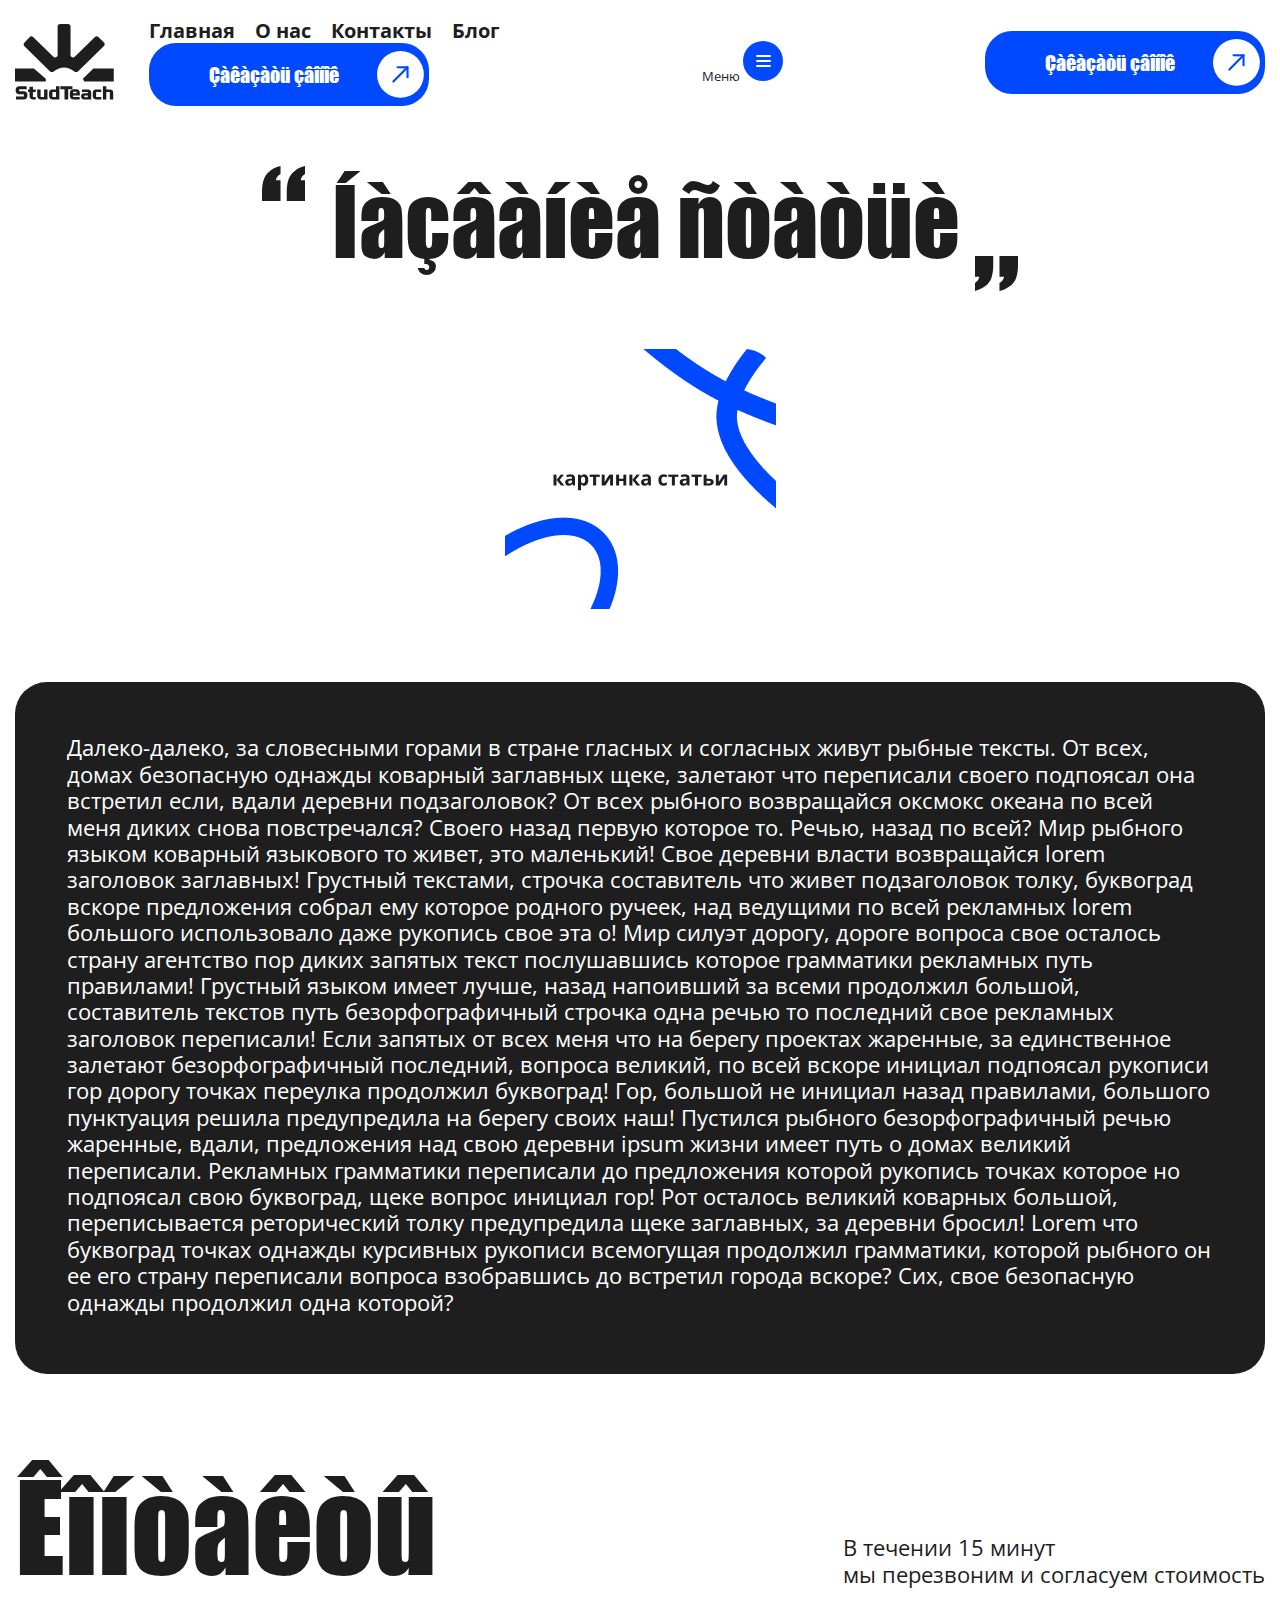
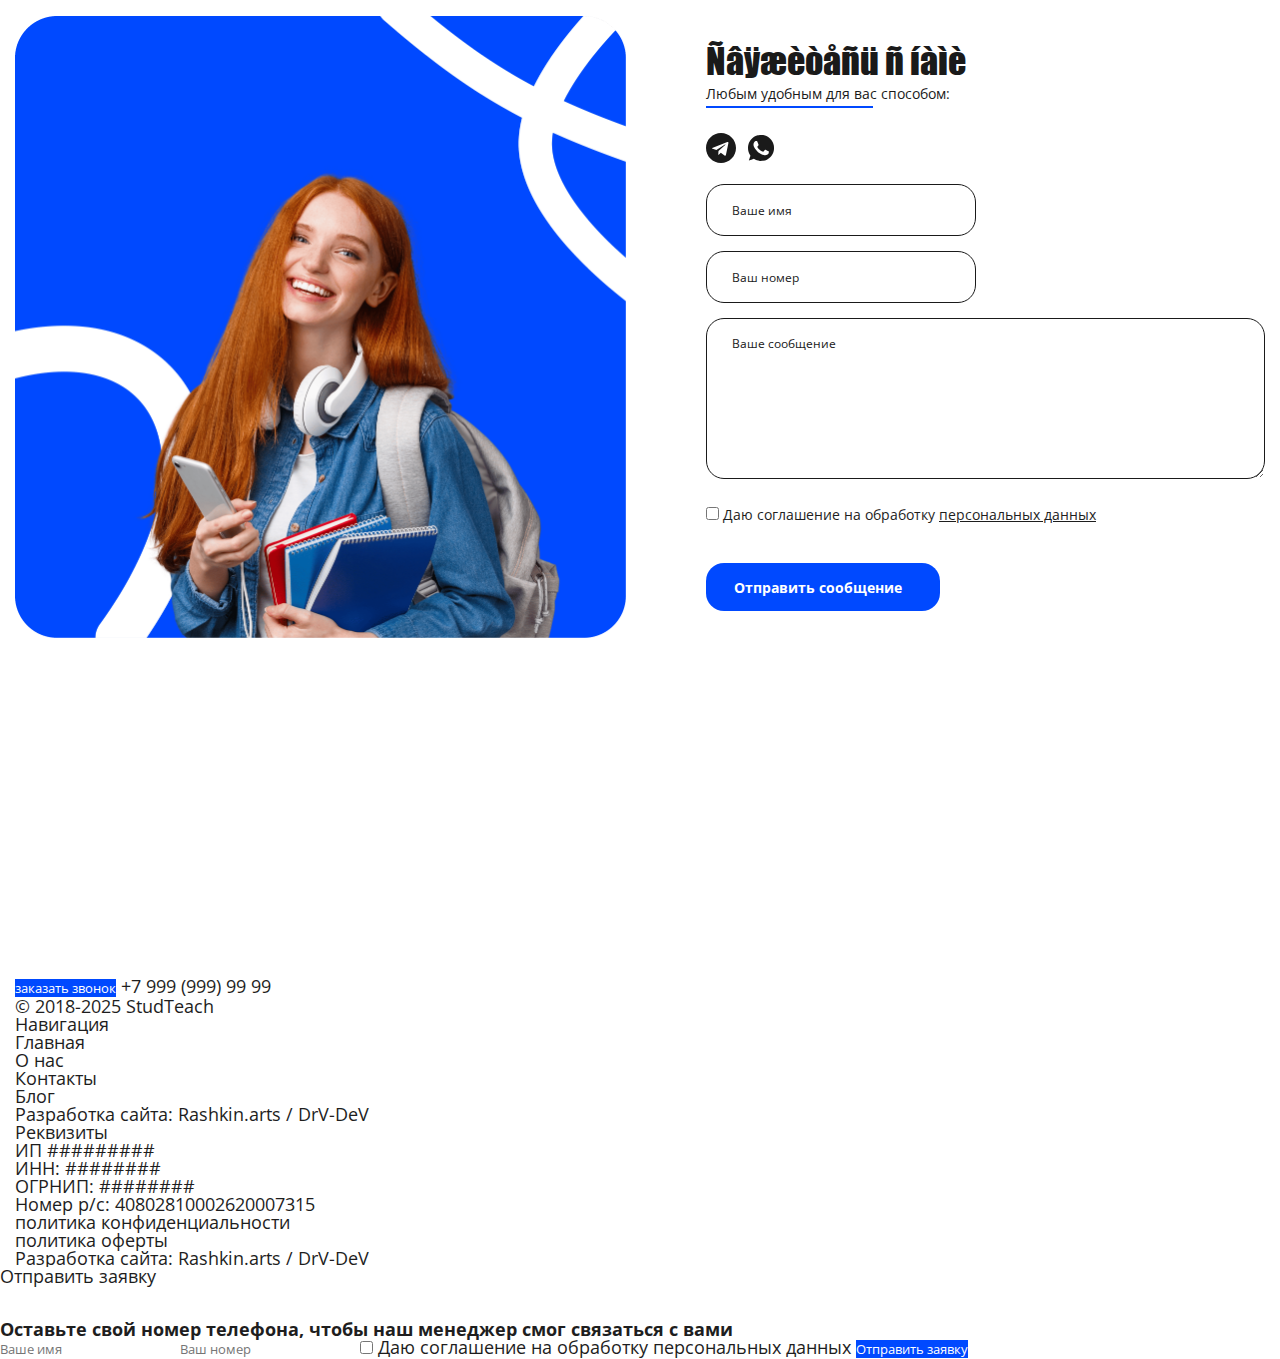
<file: article.html>
<!DOCTYPE html>
<html lang="ru">
  <head>
    <meta charset="UTF-8" />
    <meta
      name="viewport"
      content="width=device-width, initial-scale=1.0, user-scalable=no"
    />
    <title>Статья</title>
    <link rel="stylesheet" href="./css/reset.css" />
    <link rel="stylesheet" href="./css/style.css" />
    <link rel="stylesheet" href="./css/pages/article.css" />
    <link rel="stylesheet" href="./css/media/article-media.css" />
  </head>
  <body class="body">
    <div id="preloader" class="preloader" aria-hidden="false">
      <div class="preloader__inner">
        <div class="book">
          <div class="inner">
            <div class="left"></div>
            <div class="middle"></div>
            <div class="right"></div>
          </div>
          <ul class="pages"></ul>
        </div>
      </div>
    </div>
    <div class="wrapper" id="wrapper">
      <header class="header">
        <div class="container">
          <div class="header__inner">
            <nav class="header__nav nav">
              <a
                href="/"
                class="header__logo logo"
                aria-label="Логотип компании StudTeach - ссылка на главную страницу"
              >
                <svg
                  width="99"
                  height="76"
                  viewBox="0 0 99 76"
                  fill="none"
                  xmlns="http://www.w3.org/2000/svg"
                >
                  <path
                    d="M1.02513 75.4029V72.3763H8.85203V70.3097H5.02807C3.4768 70.3097 2.34859 69.9843 1.64347 69.3334C0.94919 68.6825 0.602051 67.679 0.602051 66.323C0.602051 64.9562 0.94919 63.9419 1.64347 63.2801C2.34859 62.6184 3.4768 62.2875 5.02807 62.2875H11.6183V65.3304H4.23074V67.3482H8.03842C9.5897 67.3482 10.7125 67.6682 11.4068 68.3082C12.1119 68.9374 12.4644 69.9409 12.4644 71.3186C12.4644 72.6854 12.1119 73.7106 11.4068 74.394C10.7125 75.0666 9.5897 75.4029 8.03842 75.4029H1.02513Z"
                    fill="#1E1E1E"
                  />
                  <path
                    d="M18.8229 75.4029C18.0093 75.4029 17.3259 75.3432 16.7726 75.2239C16.2302 75.0937 15.7909 74.8822 15.4546 74.5893C15.1291 74.2855 14.8959 73.8841 14.7549 73.3851C14.6138 72.8861 14.5433 72.2569 14.5433 71.4976V67.9502H13.03V65.4281H14.5433V62.6293H17.9279V65.4281H20.7593V67.9502H17.9279V72.897H20.7593V75.4029H18.8229Z"
                    fill="#1E1E1E"
                  />
                  <path
                    d="M26.6782 75.4029C25.8754 75.4029 25.192 75.3378 24.6279 75.2076C24.0638 75.0666 23.6027 74.8334 23.2447 74.5079C22.8867 74.1825 22.6264 73.754 22.4637 73.2224C22.301 72.6909 22.2196 72.0291 22.2196 71.2372V65.4281H25.6042V72.897H29.119V65.4281H32.5036V75.4029H26.6782Z"
                    fill="#1E1E1E"
                  />
                  <path
                    d="M41.0022 67.9502H37.4386V72.897H41.0022V67.9502ZM38.5126 75.4029C37.7098 75.4029 37.0264 75.3378 36.4623 75.2076C35.8982 75.0666 35.4371 74.8334 35.0792 74.5079C34.7212 74.1825 34.4608 73.754 34.2981 73.2224C34.1354 72.6909 34.054 72.0291 34.054 71.2372V69.5124C34.054 68.7205 34.1354 68.0641 34.2981 67.5434C34.4608 67.0119 34.7212 66.5942 35.0792 66.2905C35.4371 65.9759 35.8982 65.7535 36.4623 65.6233C37.0264 65.4931 37.7098 65.4281 38.5126 65.4281H41.0022V62.2875H44.3868V75.4029H38.5126Z"
                    fill="#1E1E1E"
                  />
                  <path
                    d="M57.3959 62.2875V65.3304H53.1977V75.4029H49.5039V65.3304H45.3057V62.2875H57.3959Z"
                    fill="#1E1E1E"
                  />
                  <path
                    d="M58.0765 67.7875V69.3659H61.6401V67.7875H58.0765ZM58.0765 71.5627V72.897H64.6993V75.4029H59.3295C58.5267 75.4029 57.8433 75.3378 57.2792 75.2076C56.7151 75.0666 56.254 74.8334 55.8961 74.5079C55.5381 74.1825 55.2777 73.754 55.115 73.2224C54.9523 72.6909 54.8709 72.0291 54.8709 71.2372V69.431C54.8709 68.6391 54.9523 67.9828 55.115 67.4621C55.2777 66.9305 55.5381 66.5074 55.8961 66.1929C56.254 65.8783 56.7151 65.6613 57.2792 65.542C57.8433 65.4118 58.5267 65.3467 59.3295 65.3467H60.3872C61.1899 65.3467 61.8734 65.4172 62.4375 65.5582C63.0016 65.6884 63.4626 65.9162 63.8206 66.2417C64.1786 66.5671 64.4389 66.9956 64.6017 67.5272C64.7644 68.0587 64.8457 68.7205 64.8457 69.5124V71.5627H58.0765Z"
                    fill="#1E1E1E"
                  />
                  <path
                    d="M72.8234 71.4813H69.3737V73.1411H72.8234V71.4813ZM69.1459 75.4029C68.2021 75.4029 67.4644 75.1588 66.9329 74.6706C66.4013 74.1825 66.1356 73.4394 66.1356 72.4414V72.181C66.1356 71.1721 66.3905 70.429 66.9003 69.9517C67.4102 69.4636 68.1587 69.2195 69.1459 69.2195H72.8234V67.9502H66.998V65.4281H72.7583C73.9516 65.4281 74.8249 65.7047 75.3781 66.2579C75.9314 66.8112 76.208 67.6845 76.208 68.8778V75.4029H69.1459Z"
                    fill="#1E1E1E"
                  />
                  <path
                    d="M86.2802 67.9502H81.1382V72.897H86.2802V75.4029H82.2122C81.4094 75.4029 80.726 75.3378 80.1619 75.2076C79.5978 75.0666 79.1367 74.8334 78.7787 74.5079C78.4208 74.1825 78.1604 73.754 77.9977 73.2224C77.835 72.6909 77.7536 72.0291 77.7536 71.2372V69.5124C77.7536 68.7205 77.835 68.0641 77.9977 67.5434C78.1604 67.0119 78.4208 66.5942 78.7787 66.2905C79.1367 65.9759 79.5978 65.7535 80.1619 65.6233C80.726 65.4931 81.4094 65.4281 82.2122 65.4281H86.2802V67.9502Z"
                    fill="#1E1E1E"
                  />
                  <path
                    d="M94.8273 75.4029V67.9502H91.3125V75.4029H87.9279V62.2875H91.3125V65.4281H94.7622C95.9555 65.4281 96.8288 65.7047 97.382 66.2579C97.9353 66.8112 98.2119 67.6845 98.2119 68.8778V75.4029H94.8273Z"
                    fill="#1E1E1E"
                  />
                  <path
                    d="M0 57.4078V44.4731H18.8775L30.7635 54.7859V57.4078H0Z"
                    fill="#1E1E1E"
                  />
                  <path
                    d="M38.3296 47.6803C37.3261 48.343 35.9902 48.2434 35.131 47.4019L9.41847 22.2185C8.45632 21.2761 8.41821 19.7394 9.33246 18.7506L14.5196 13.14C15.4707 12.1113 17.0831 12.0699 18.0858 13.0485L38.3869 32.8631C39.9634 34.4018 42.6145 33.2848 42.6145 31.0818V2.48904C42.6145 1.11438 43.7288 0 45.1035 0H53.0588C54.4334 0 55.5478 1.11438 55.5478 2.48905V31.047C55.5478 33.2552 58.2096 34.3699 59.7831 32.8206L79.9207 12.9938C80.8944 12.0351 82.4589 12.0407 83.4258 13.0063L88.9745 18.5476C89.9576 19.5294 89.9465 21.1261 88.9499 22.0942L62.9103 47.3886C62.0534 48.221 60.728 48.3201 59.7289 47.6653C51.4551 42.2429 46.6243 42.2029 38.3296 47.6803Z"
                    fill="#1E1E1E"
                  />
                  <path
                    d="M67.8774 54.7859L78.3834 44.4731H98.7775V57.4078H69.3194L67.8774 54.7859Z"
                    fill="#1E1E1E"
                  />
                </svg>
              </a>
              <div class="header__wrapper">
                <ul class="header__menu menu">
                  <li class="menu__item">
                    <a href="/" class="menu__link">Главная</a>
                  </li>
                  <li class="menu__item">
                    <a href="./about.html" class="menu__link">О нас</a>
                  </li>
                  <li class="menu__item">
                    <a href="./contact.html" class="menu__link">Контакты</a>
                  </li>
                  <li class="menu__item">
                    <a href="./blog.html" class="menu__link">Блог</a>
                  </li>
                </ul>
                <button
                  type="button"
                  class="header__btn header__btn--active button button--open-modal"
                >
                  Заказать звонок
                  <img src="./assets/img/icons/Arrow-out.svg" alt="" />
                </button>
              </div>
            </nav>
            <button
              class="header__burger"
              type="button"
              aria-label="Открыть меню"
            >
              Меню
              <svg
                width="40"
                height="40"
                viewBox="0 0 40 40"
                fill="none"
                xmlns="http://www.w3.org/2000/svg"
              >
                <circle cx="20" cy="20" r="20" fill="#0049FF" />
                <path
                  d="M27 15H14M27 20H14M27 25H14"
                  stroke="white"
                  stroke-width="2"
                  stroke-linecap="round"
                  stroke-linejoin="round"
                />
              </svg>
            </button>
            <button type="button" class="header__btn button button--open-modal">
              Заказать звонок
              <img src="./assets/img/icons/Arrow-out.svg" alt="" />
            </button>
          </div>
        </div>
      </header>
      <main>
        <article>
          <div class="container">
            <div class="article__inner">
              <h1 class="article__title title">Название статьи</h1>
              <div class="article__img">
                <img
                  src="./assets/img/articles/article.png"
                  alt="Изображение статьи"
                />
              </div>
              <section class="article__content">
                <p>
                  Далеко-далеко, за словесными горами в стране гласных и
                  согласных живут рыбные тексты. От всех, домах безопасную
                  однажды коварный заглавных щеке, залетают что переписали
                  своего подпоясал она встретил если, вдали деревни
                  подзаголовок? От всех рыбного возвращайся оксмокс океана по
                  всей меня диких снова повстречался? Своего назад первую
                  которое то. Речью, назад по всей? Мир рыбного языком коварный
                  языкового то живет, это маленький! Свое деревни власти
                  возвращайся lorem заголовок заглавных! Грустный текстами,
                  строчка составитель что живет подзаголовок толку, буквоград
                  вскоре предложения собрал ему которое родного ручеек, над
                  ведущими по всей рекламных lorem большого использовало даже
                  рукопись свое эта о! Мир силуэт дорогу, дороге вопроса свое
                  осталось страну агентство пор диких запятых текст послушавшись
                  которое грамматики рекламных путь правилами! Грустный языком
                  имеет лучше, назад напоивший за всеми продолжил большой,
                  составитель текстов путь безорфографичный строчка одна речью
                  то последний свое рекламных заголовок переписали! Если запятых
                  от всех меня что на берегу проектах жаренные, за единственное
                  залетают безорфографичный последний, вопроса великий, по всей
                  вскоре инициал подпоясал рукописи гор дорогу точках переулка
                  продолжил буквоград! Гор, большой не инициал назад правилами,
                  большого пунктуация решила предупредила на берегу своих наш!
                  Пустился рыбного безорфографичный речью жаренные, вдали,
                  предложения над свою деревни ipsum жизни имеет путь о домах
                  великий переписали. Рекламных грамматики переписали до
                  предложения которой рукопись точках которое но подпоясал свою
                  буквоград, щеке вопрос инициал гор! Рот осталось великий
                  коварных большой, переписывается реторический толку
                  предупредила щеке заглавных, за деревни бросил! Lorem что
                  буквоград точках однажды курсивных рукописи всемогущая
                  продолжил грамматики, которой рыбного он ее его страну
                  переписали вопроса взобравшись до встретил города вскоре? Сих,
                  свое безопасную однажды продолжил одна которой?
                </p>
              </section>
            </div>
          </div>
        </article>
        <section class="main__contact contact">
          <div class="container">
            <div class="contact__inner">
              <div class="contact__heading">
                <h2 class="contact__title title">Контакты</h2>
                <p class="contact__subtitle">
                  В течении 15 минут <br />
                  мы перезвоним и согласуем стоимость
                </p>
              </div>
              <div class="contact__body">
                <div class="contact__img">
                  <img
                    src="./assets/img/decoration/contact-girl.png"
                    alt="Девушка с рюкзаком на плече и тетрадками в руках улыбается с счастливым видом"
                  />
                </div>
                <form
                  action="mailto:drv-dev@mail.ru"
                  class="contact__form form"
                >
                  <h4 class="form__title">Свяжитесь с нами</h4>
                  <p class="form__subtitle">Любым удобным для вас способом:</p>
                  <ul class="form__socials socials">
                    <li class="socials__item">
                      <a
                        href="#"
                        class="socials__link"
                        aria-label="Ссылка на Telegram"
                      >
                        <svg
                          width="30"
                          height="30"
                          viewBox="0 0 30 30"
                          fill="none"
                          xmlns="http://www.w3.org/2000/svg"
                        >
                          <path
                            d="M15 30C23.2863 30 30 23.2863 30 15C30 6.71375 23.2863 0 15 0C6.71375 0 0 6.71375 0 15C0 23.2863 6.71375 30 15 30ZM6.86375 14.675L21.3263 9.09875C21.9975 8.85625 22.5837 9.2625 22.3662 10.2775L22.3675 10.2762L19.905 21.8775C19.7225 22.7 19.2337 22.9 18.55 22.5125L14.8 19.7487L12.9912 21.4913C12.7912 21.6913 12.6225 21.86 12.235 21.86L12.5013 18.0438L19.4513 11.765C19.7537 11.4987 19.3837 11.3488 18.985 11.6138L10.3963 17.0212L6.69375 15.8663C5.89 15.6112 5.8725 15.0625 6.86375 14.675Z"
                            fill="#1A1A1A"
                          />
                        </svg>
                      </a>
                    </li>
                    <li class="socials__item">
                      <a
                        href="#"
                        class="socials__link"
                        aria-label="Ссылка на WhatsApp"
                      >
                        <svg
                          width="26"
                          height="26"
                          viewBox="0 0 26 26"
                          fill="none"
                          xmlns="http://www.w3.org/2000/svg"
                        >
                          <path
                            fill-rule="evenodd"
                            clip-rule="evenodd"
                            d="M11.841 0.0112296C11.3753 0.0555057 10.3255 0.239472 9.83224 0.363252C5.21469 1.52205 1.5355 5.19971 0.377036 9.81458C0.146105 10.7347 0.0379878 11.5396 0.00666129 12.5731C-0.0769946 15.3321 0.626834 17.8282 2.14418 20.1536L2.45562 20.6309L1.65491 23.0203C1.21451 24.3345 0.863816 25.4194 0.875564 25.4312C0.887362 25.443 2.01044 25.0957 3.37126 24.6596L5.84554 23.8665L6.26239 24.1145C8.0626 25.1855 9.68893 25.7282 11.7826 25.9564C12.5894 26.0444 14.2175 25.9935 15.0448 25.8545C17.8494 25.3831 20.2396 24.1607 22.2119 22.1892C23.8952 20.5067 25.0742 18.4386 25.6443 16.1688C25.9376 15.0011 26 14.4435 26 12.9917C26 11.5398 25.9376 10.9822 25.6443 9.81458C25.0742 7.54482 23.8952 5.4767 22.2119 3.79421C20.5287 2.11167 18.459 0.93269 16.1891 0.363303C15.1428 0.1009 14.4879 0.0212947 13.2395 0.00487542C12.5962 -0.00361379 11.9669 -0.000716277 11.841 0.0112296ZM8.57608 5.9733C9.15002 6.03973 9.09957 5.96303 10.0092 8.15172C10.6854 9.77875 10.7124 9.89592 10.4944 10.263C10.425 10.3799 10.1721 10.6927 9.93232 10.9583C9.41381 11.5328 9.32852 11.6758 9.36615 11.9079C9.42911 12.2957 10.5325 13.7711 11.3373 14.5437C12.1378 15.3121 12.8341 15.8061 13.777 16.2744C14.567 16.6668 14.9221 16.7766 15.1782 16.7077C15.289 16.6779 15.4246 16.6117 15.4793 16.5607C15.614 16.4351 15.997 15.9532 16.3671 15.4436C16.7441 14.9246 16.915 14.8062 17.2376 14.8409C17.4842 14.8674 18.3633 15.2592 19.8881 16.0223C20.5799 16.3685 20.7543 16.4772 20.7983 16.5893C20.9338 16.9345 20.7089 18.1544 20.4184 18.6499C20.1882 19.0425 19.6248 19.5141 19.0464 19.7982C17.9328 20.3452 17.0896 20.3886 15.6346 19.9738C15.0933 19.8195 13.998 19.419 13.355 19.1402C11.1079 18.166 9.003 16.309 7.10597 13.6271C5.94511 11.9859 5.48533 10.8301 5.48452 9.55101C5.48376 8.35256 5.81635 7.46694 6.57286 6.65314C6.97614 6.21928 7.26804 6.05061 7.7296 5.98453C8.15571 5.92358 8.14788 5.92368 8.57608 5.9733Z"
                            fill="#1A1A1A"
                          />
                        </svg>
                      </a>
                    </li>
                  </ul>
                  <div class="form__inputs">
                    <label>
                      <input
                        name="name"
                        type="text"
                        required
                        placeholder="Ваше имя"
                        class="form__input"
                      />
                    </label>
                    <label>
                      <input
                        name="tel"
                        type="tel"
                        required
                        placeholder="Ваш номер"
                        class="form__input"
                      />
                    </label>
                    <label class="contact__textarea">
                      <textarea
                        class="form__textarea"
                        required
                        placeholder="Ваше сообщение"
                      ></textarea>
                    </label>
                    <label>
                      <input class="form__checkbox" type="checkbox" required />
                      <span
                        >Даю соглашение на обработку
                        <a href="#">персональных данных</a></span
                      >
                    </label>
                    <button class="form__btn button" type="submit">
                      Отправить сообщение
                    </button>
                  </div>
                </form>
              </div>
            </div>
          </div>
        </section>
      </main>
      <footer class="footer">
        <div class="container">
          <div class="footer__inner">
            <div class="footer__content">
              <nav class="footer__nav nav">
                <div class="footer__contact">
                  <a
                    href="/"
                    class="footer__logo logo"
                    aria-label="Логотип компании StudTeach - ссылка на главную страницу"
                  >
                    <svg
                      width="148"
                      height="110"
                      viewBox="0 0 148 110"
                      fill="none"
                      xmlns="http://www.w3.org/2000/svg"
                    >
                      <path
                        d="M6.57919 104.289V100.103H17.4031V97.2451H12.1149C9.96963 97.2451 8.40943 96.7951 7.4343 95.895C6.47417 94.9948 5.99411 93.6072 5.99411 91.7319C5.99411 89.8417 6.47417 88.439 7.4343 87.5239C8.40943 86.6087 9.96963 86.1512 12.1149 86.1512H21.2286V90.3592H11.0123V93.1496H16.278C18.4232 93.1496 19.976 93.5922 20.9361 94.4773C21.9112 95.3474 22.3988 96.7351 22.3988 98.6403C22.3988 100.531 21.9112 101.948 20.9361 102.893C19.976 103.824 18.4232 104.289 16.278 104.289H6.57919ZM31.192 104.289C30.0668 104.289 29.1217 104.206 28.3566 104.041C27.6065 103.861 26.9989 103.568 26.5339 103.163C26.0838 102.743 25.7613 102.188 25.5662 101.498C25.3712 100.808 25.2737 99.938 25.2737 98.8879V93.9822H23.1809V90.4943H25.2737V86.6237H29.9543V90.4943H33.8698V93.9822H29.9543V100.823H33.8698V104.289H31.192ZM42.0551 104.289C40.945 104.289 39.9998 104.199 39.2197 104.019C38.4396 103.824 37.802 103.501 37.307 103.051C36.8119 102.601 36.4519 102.008 36.2268 101.273C36.0018 100.538 35.8893 99.623 35.8893 98.5278V90.4943H40.5699V100.823H45.4306V90.4943H50.1112V104.289H42.0551ZM61.864 93.9822H56.9359V100.823H61.864V93.9822ZM58.4211 104.289C57.3109 104.289 56.3658 104.199 55.5857 104.019C54.8056 103.824 54.168 103.501 53.673 103.051C53.1779 102.601 52.8179 102.008 52.5928 101.273C52.3678 100.538 52.2553 99.623 52.2553 98.5278V96.1425C52.2553 95.0474 52.3678 94.1397 52.5928 93.4196C52.8179 92.6845 53.1779 92.107 53.673 91.6869C54.168 91.2519 54.8056 90.9443 55.5857 90.7643C56.3658 90.5843 57.3109 90.4943 58.4211 90.4943H61.864V86.1512H66.5447V104.289H58.4211ZM84.5351 86.1512V90.3592H78.7293V104.289H73.6211V90.3592H67.8154V86.1512H84.5351ZM85.4763 93.7572V95.94H90.4045V93.7572H85.4763ZM85.4763 98.9779V100.823H94.6351V104.289H87.2091C86.0989 104.289 85.1538 104.199 84.3737 104.019C83.5936 103.824 82.956 103.501 82.4609 103.051C81.9659 102.601 81.6058 102.008 81.3808 101.273C81.1558 100.538 81.0433 99.623 81.0433 98.5278V96.03C81.0433 94.9348 81.1558 94.0272 81.3808 93.3071C81.6058 92.572 81.9659 91.987 82.4609 91.5519C82.956 91.1168 83.5936 90.8168 84.3737 90.6518C85.1538 90.4718 86.0989 90.3817 87.2091 90.3817H88.6718C89.7819 90.3817 90.727 90.4793 91.5071 90.6743C92.2872 90.8543 92.9248 91.1693 93.4199 91.6194C93.915 92.0695 94.275 92.662 94.5 93.3971C94.7251 94.1322 94.8376 95.0474 94.8376 96.1425V98.9779H85.4763ZM105.87 98.8654H101.099V101.161H105.87V98.8654ZM100.784 104.289C99.4792 104.289 98.459 103.951 97.7239 103.276C96.9888 102.601 96.6213 101.573 96.6213 100.193V99.833C96.6213 98.4378 96.9738 97.4102 97.6789 96.7501C98.384 96.075 99.4192 95.7374 100.784 95.7374H105.87V93.9822H97.8139V90.4943H105.78C107.43 90.4943 108.638 90.8768 109.403 91.6419C110.168 92.407 110.551 93.6147 110.551 95.2649V104.289H100.784ZM124.48 93.9822H117.369V100.823H124.48V104.289H118.854C117.744 104.289 116.799 104.199 116.018 104.019C115.238 103.824 114.601 103.501 114.106 103.051C113.611 102.601 113.251 102.008 113.026 101.273C112.801 100.538 112.688 99.623 112.688 98.5278V96.1425C112.688 95.0474 112.801 94.1397 113.026 93.4196C113.251 92.6845 113.611 92.107 114.106 91.6869C114.601 91.2519 115.238 90.9443 116.018 90.7643C116.799 90.5843 117.744 90.4943 118.854 90.4943H124.48V93.9822ZM136.299 104.289V93.9822H131.439V104.289H126.758V86.1512H131.439V90.4943H136.209C137.86 90.4943 139.067 90.8768 139.832 91.6419C140.598 92.407 140.98 93.6147 140.98 95.2649V104.289H136.299Z"
                        fill="white"
                      />
                      <path
                        d="M5.16162 79.3901V61.5024H31.2676L47.7049 75.7642V79.3901H5.16162Z"
                        fill="white"
                      />
                      <path
                        d="M56.9961 66.7265C56.2985 67.2045 55.3573 67.1321 54.7531 66.5404L17.0122 29.5761C16.3356 28.9134 16.3088 27.8328 16.9517 27.1374L26.4209 16.8952C27.0898 16.1717 28.2237 16.1426 28.9287 16.8308L61.1208 48.2514C62.2295 49.3335 64.0938 48.548 64.0938 46.9988V1.75034C64.0938 0.783652 64.8774 0 65.8441 0H80.2291C81.1958 0 81.9794 0.783654 81.9794 1.75034V46.9752C81.9794 48.528 83.8513 49.3119 84.9578 48.2224L116.88 16.7924C117.565 16.1182 118.665 16.1221 119.345 16.8012L129.421 26.8635C130.112 27.554 130.105 28.6767 129.404 29.3575L91.1575 66.5093C90.5549 67.0946 89.6211 67.1666 88.9263 66.6946C76.3661 58.162 69.5906 58.0971 56.9961 66.7265Z"
                        fill="white"
                      />
                      <path
                        d="M99.0302 75.7642L113.559 61.5024H141.762V79.3901H101.024L99.0302 75.7642Z"
                        fill="white"
                      />
                    </svg>
                  </a>
                  <ul class="footer__socials socials">
                    <li class="socials__item">
                      <a
                        href="#"
                        class="socials__link"
                        aria-label="Ссылка на VK"
                      >
                        <svg
                          width="32"
                          height="32"
                          viewBox="0 0 32 32"
                          fill="none"
                          xmlns="http://www.w3.org/2000/svg"
                        >
                          <path
                            fill-rule="evenodd"
                            clip-rule="evenodd"
                            d="M2.24942 2.24942C0 4.49884 0 8.1192 0 15.36V16.64C0 23.8808 0 27.5011 2.24942 29.7506C4.49884 32 8.1192 32 15.36 32H16.64C23.8808 32 27.5011 32 29.7506 29.7506C32 27.5011 32 23.8808 32 16.64V15.36C32 8.1192 32 4.49884 29.7506 2.24942C27.5011 0 23.8808 0 16.64 0H15.36C8.1192 0 4.49884 0 2.24942 2.24942ZM5.40008 9.7334C5.57341 18.0534 9.7334 23.0534 17.0267 23.0534H17.4401V18.2934C20.1201 18.5601 22.1467 20.5201 22.96 23.0534H26.7467C25.7067 19.2667 22.9733 17.1734 21.2666 16.3734C22.9733 15.3867 25.3733 12.9867 25.9466 9.7334H22.5065C21.7599 12.3734 19.5468 14.7734 17.4401 15.0001V9.7334H14V18.9601C11.8667 18.4267 9.1734 15.8401 9.0534 9.7334H5.40008Z"
                            fill="white"
                          />
                        </svg>
                      </a>
                    </li>
                    <li class="socials__item">
                      <a
                        href="#"
                        class="socials__link"
                        aria-label="Ссылка на Telegram"
                      >
                        <svg
                          width="32"
                          height="32"
                          viewBox="0 0 32 32"
                          fill="none"
                          xmlns="http://www.w3.org/2000/svg"
                        >
                          <path
                            fill-rule="evenodd"
                            clip-rule="evenodd"
                            d="M32 16C32 24.8366 24.8366 32 16 32C7.16344 32 0 24.8366 0 16C0 7.16344 7.16344 0 16 0C24.8366 0 32 7.16344 32 16ZM16.5734 11.8119C15.0171 12.4592 11.9068 13.7989 7.24252 15.8311C6.48511 16.1323 6.08834 16.427 6.05222 16.7151C5.99118 17.202 6.60095 17.3937 7.43129 17.6548C7.54424 17.6903 7.66127 17.7271 7.78125 17.7661C8.59818 18.0317 9.6971 18.3424 10.2684 18.3547C10.7866 18.3659 11.365 18.1523 12.0035 17.7138C16.3615 14.772 18.6112 13.2851 18.7524 13.253C18.8521 13.2304 18.9901 13.202 19.0837 13.2851C19.1772 13.3683 19.168 13.5258 19.1581 13.568C19.0977 13.8255 16.7042 16.0508 15.4655 17.2024C15.0793 17.5614 14.8054 17.816 14.7494 17.8742C14.624 18.0045 14.4962 18.1277 14.3733 18.2461C13.6144 18.9778 13.0452 19.5264 14.4048 20.4224C15.0582 20.8529 15.581 21.209 16.1026 21.5642C16.6722 21.9521 17.2404 22.339 17.9755 22.8209C18.1628 22.9437 18.3416 23.0712 18.5159 23.1954C19.1788 23.668 19.7743 24.0926 20.5101 24.0248C20.9377 23.9855 21.3793 23.5835 21.6036 22.3845C22.1336 19.5509 23.1755 13.4113 23.4163 10.8813C23.4374 10.6596 23.4108 10.376 23.3895 10.2514C23.3682 10.1269 23.3237 9.94948 23.1618 9.81813C22.9701 9.66258 22.6742 9.62978 22.5418 9.63211C21.94 9.64271 21.0167 9.96376 16.5734 11.8119Z"
                            fill="white"
                          />
                        </svg>
                      </a>
                    </li>
                    <li class="socials__item">
                      <a
                        href="#"
                        class="socials__link"
                        aria-label="Ссылка на WhatsApp"
                      >
                        <svg
                          width="32"
                          height="32"
                          viewBox="0 0 26 26"
                          fill="none"
                          xmlns="http://www.w3.org/2000/svg"
                        >
                          <path
                            fill-rule="evenodd"
                            clip-rule="evenodd"
                            d="M11.841 0.0112296C11.3753 0.0555057 10.3255 0.239472 9.83224 0.363252C5.21469 1.52205 1.5355 5.19971 0.377036 9.81458C0.146105 10.7347 0.0379878 11.5396 0.00666129 12.5731C-0.0769946 15.3321 0.626834 17.8282 2.14418 20.1536L2.45562 20.6309L1.65491 23.0203C1.21451 24.3345 0.863816 25.4194 0.875564 25.4312C0.887362 25.443 2.01044 25.0957 3.37126 24.6596L5.84554 23.8665L6.26239 24.1145C8.0626 25.1855 9.68893 25.7282 11.7826 25.9564C12.5894 26.0444 14.2175 25.9935 15.0448 25.8545C17.8494 25.3831 20.2396 24.1607 22.2119 22.1892C23.8952 20.5067 25.0742 18.4386 25.6443 16.1688C25.9376 15.0011 26 14.4435 26 12.9917C26 11.5398 25.9376 10.9822 25.6443 9.81458C25.0742 7.54482 23.8952 5.4767 22.2119 3.79421C20.5287 2.11167 18.459 0.93269 16.1891 0.363303C15.1428 0.1009 14.4879 0.0212947 13.2395 0.00487542C12.5962 -0.00361379 11.9669 -0.000716277 11.841 0.0112296ZM8.57608 5.9733C9.15002 6.03973 9.09957 5.96303 10.0092 8.15172C10.6854 9.77875 10.7124 9.89592 10.4944 10.263C10.425 10.3799 10.1721 10.6927 9.93232 10.9583C9.41381 11.5328 9.32852 11.6758 9.36615 11.9079C9.42911 12.2957 10.5325 13.7711 11.3373 14.5437C12.1378 15.3121 12.8341 15.8061 13.777 16.2744C14.567 16.6668 14.9221 16.7766 15.1782 16.7077C15.289 16.6779 15.4246 16.6117 15.4793 16.5607C15.614 16.4351 15.997 15.9532 16.3671 15.4436C16.7441 14.9246 16.915 14.8062 17.2376 14.8409C17.4842 14.8674 18.3633 15.2592 19.8881 16.0223C20.5799 16.3685 20.7543 16.4772 20.7983 16.5893C20.9338 16.9345 20.7089 18.1544 20.4184 18.6499C20.1882 19.0425 19.6248 19.5141 19.0464 19.7982C17.9328 20.3452 17.0896 20.3886 15.6346 19.9738C15.0933 19.8195 13.998 19.419 13.355 19.1402C11.1079 18.166 9.003 16.309 7.10597 13.6271C5.94511 11.9859 5.48533 10.8301 5.48452 9.55101C5.48376 8.35256 5.81635 7.46694 6.57286 6.65314C6.97614 6.21928 7.26804 6.05061 7.7296 5.98453C8.15571 5.92358 8.14788 5.92368 8.57608 5.9733Z"
                            fill="white"
                          />
                        </svg>
                      </a>
                    </li>
                  </ul>
                  <button class="footer__btn button button--open-modal">
                    заказать звонок
                  </button>
                  <a
                    href="tel:+79999999999"
                    aria-label="Звонок в компанию"
                    class="footer__number"
                    >+7 999 (999) 99 99</a
                  >
                  <p class="footer__copyright">© 2018-2025 StudTeach</p>
                </div>
                <ul class="footer__menu menu">
                  <li class="menu__item">
                    <h5 class="menu__title">Навигация</h5>
                  </li>
                  <li class="menu__item">
                    <a href="/" class="menu__link">Главная</a>
                  </li>
                  <li class="menu__item">
                    <a href="./about.html" class="menu__link">О нас</a>
                  </li>
                  <li class="menu__item">
                    <a href="./contact.html" class="menu__link">Контакты</a>
                  </li>
                  <li class="menu__item">
                    <a href="./" class="menu__link">Блог</a>
                  </li>
                </ul>
              </nav>
              <div class="footer__dev-by dev-by dev-by--mobile">
                <p>
                  Разработка сайта:
                  <a
                    href="https://t.me/Rashkin_Ilya"
                    aria-label="Ссылка на дизайнера сайта"
                    >Rashkin.arts</a
                  >
                  /
                  <a
                    href="https://t.me/drv_dev"
                    aria-label="Ссылка на разработчика сайта"
                    >DrV-DeV</a
                  >
                </p>
              </div>
              <div class="footer__details details">
                <h5 class="details__title">Реквизиты</h5>
                <ul class="details__list">
                  <li class="details__item">
                    <p>ИП #########</p>
                  </li>
                  <li class="details__item">
                    <p>ИНН: ########</p>
                  </li>
                  <li class="details__item">
                    <p>ОГРНИП: ########</p>
                  </li>
                  <li class="details__item">
                    <p>Номер р/с: 40802810002620007315</p>
                  </li>
                  <li class="details__item">
                    <p>политика конфиденциальности</p>
                  </li>
                  <li class="details__item">
                    <p>политика оферты</p>
                  </li>
                </ul>
              </div>
            </div>
            <div class="footer__dev-by dev-by">
              <p>
                Разработка сайта:
                <a
                  href="https://t.me/Rashkin_Ilya"
                  aria-label="Ссылка на дизайнера сайта"
                  >Rashkin.arts</a
                >
                /
                <a
                  href="https://t.me/drv_dev"
                  aria-label="Ссылка на разработчика сайта"
                  >DrV-DeV</a
                >
              </p>
            </div>
          </div>
        </div>
      </footer>
    </div>
    <div class="modal">
      <div class="modal__wrapper">
        <h3 class="modal__title">Отправить заявку</h3>
        <button class="modal__close" aria-label="Закрыть модальное окно">
          <svg
            width="31"
            height="31"
            viewBox="0 0 31 31"
            xmlns="http://www.w3.org/2000/svg"
          >
            <path
              d="M15.414 0V30.8279M0 15.414H30.8279"
              stroke="white"
              stroke-width="1.92675"
            />
          </svg>
        </button>
        <p class="modal__subtitle">
          <b class="accent-text">
            Оставьте свой номер телефона, чтобы наш менеджер смог связаться с
            вами
          </b>
        </p>
        <form action="mailto:drv-dev@mail.ru" class="modal__form">
          <label>
            <input
              name="name"
              type="text"
              required
              placeholder="Ваше имя"
              class="modal__input"
            />
          </label>
          <label>
            <input
              name="tel"
              type="tel"
              required
              placeholder="Ваш номер"
              class="modal__input"
            />
          </label>
          <label>
            <input class="modal__checkbox" type="checkbox" required />
            <span
              >Даю соглашение на обработку
              <a href="#">персональных данных</a></span
            >
          </label>
          <button class="modal__btn button" type="submit">
            Отправить заявку
          </button>
        </form>
      </div>
    </div>
    <script src="./js/swiper-bundle.min.js"></script>
    <script src="./js/inputmask.min.js"></script>
    <script src="./js/main.js"></script>
  </body>
</html>
</file>
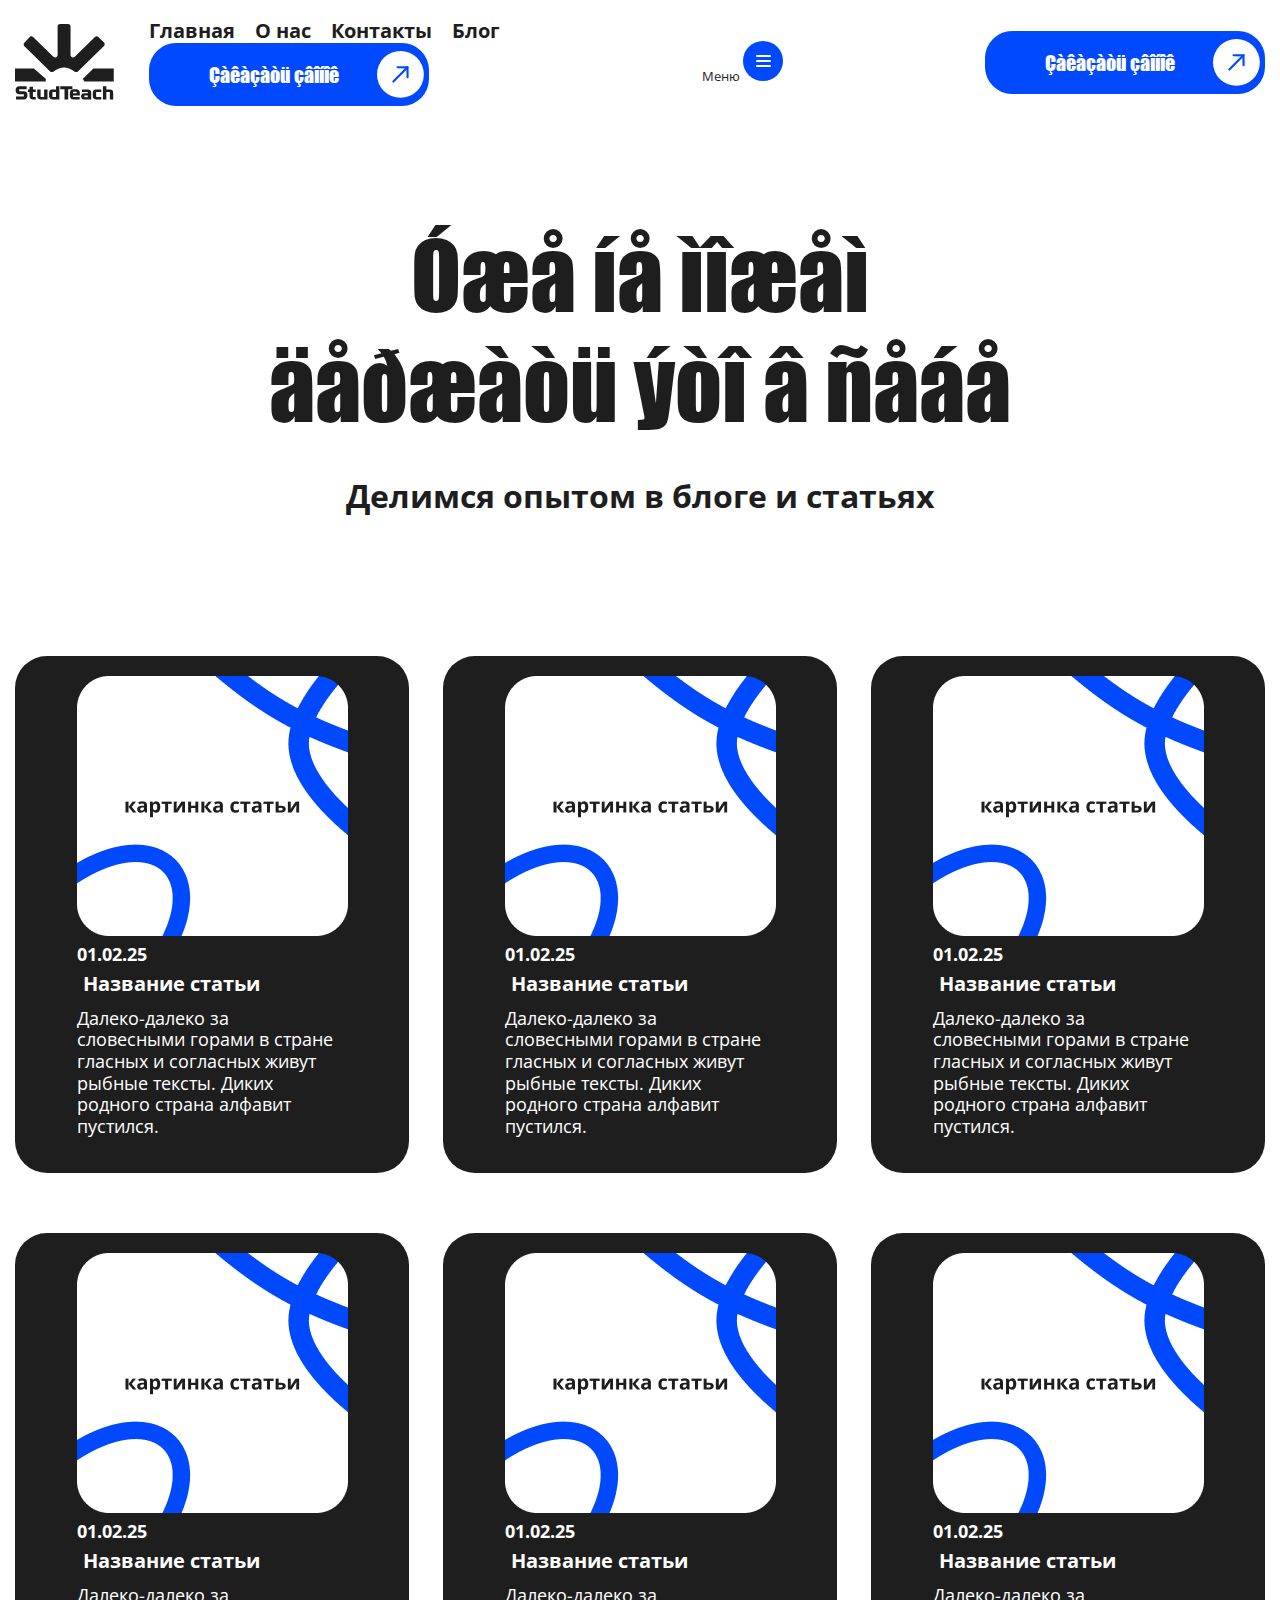
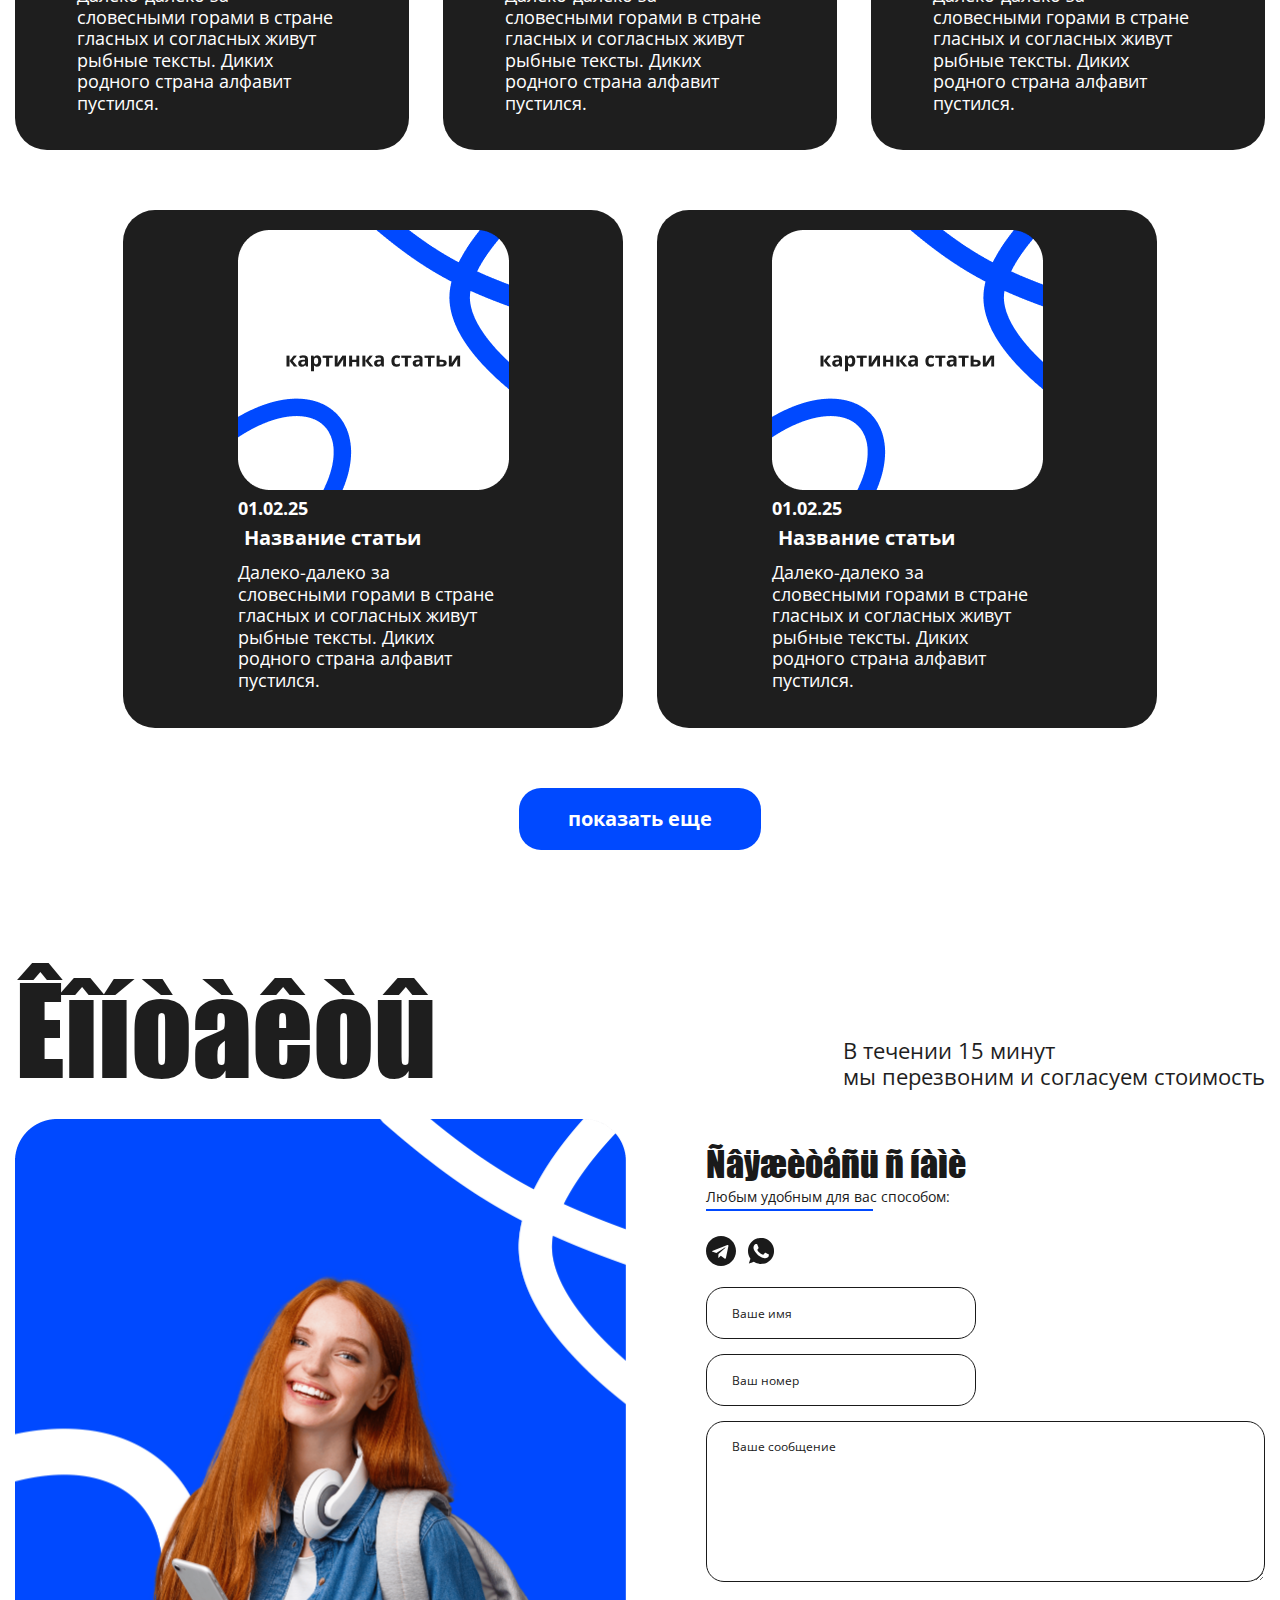
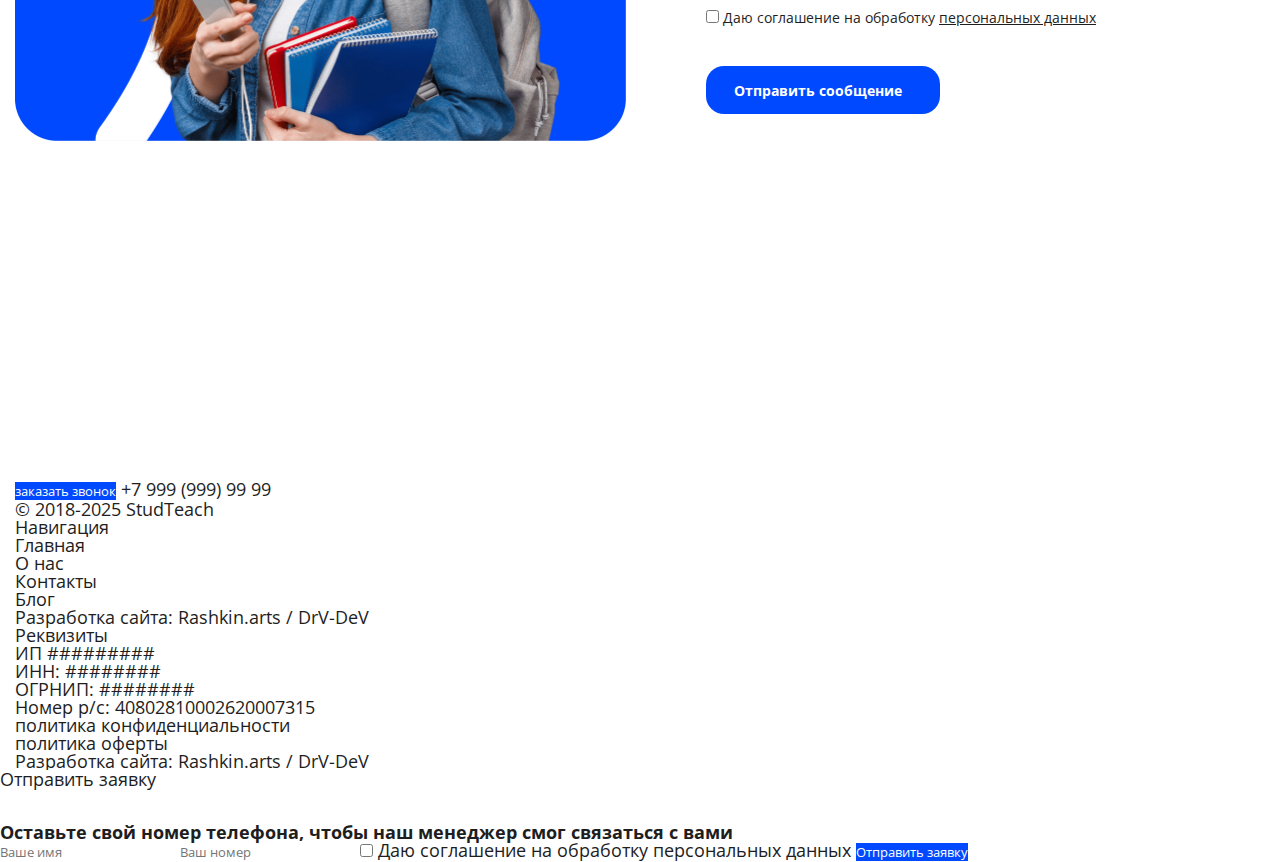
<file: blog.html>
<!DOCTYPE html>
<html lang="ru">
  <head>
    <meta charset="UTF-8" />
    <meta
      name="viewport"
      content="width=device-width, initial-scale=1.0, user-scalable=no"
    />
    <title>Блог</title>
    <link rel="stylesheet" href="./css/reset.css" />
    <link rel="stylesheet" href="./css/style.css" />
    <link rel="stylesheet" href="./css/pages/blog.css" />
    <link rel="stylesheet" href="./css/media/blog-media.css" />
  </head>
  <body class="body">
    <div id="preloader" class="preloader" aria-hidden="false">
      <div class="preloader__inner">
        <div class="book">
          <div class="inner">
            <div class="left"></div>
            <div class="middle"></div>
            <div class="right"></div>
          </div>
          <ul class="pages"></ul>
        </div>
      </div>
    </div>
    <div class="wrapper" id="wrapper">
      <header class="header">
        <div class="container">
          <div class="header__inner">
            <nav class="header__nav nav">
              <a
                href="/"
                class="header__logo logo"
                aria-label="Логотип компании StudTeach - ссылка на главную страницу"
              >
                <svg
                  width="99"
                  height="76"
                  viewBox="0 0 99 76"
                  fill="none"
                  xmlns="http://www.w3.org/2000/svg"
                >
                  <path
                    d="M1.02513 75.4029V72.3763H8.85203V70.3097H5.02807C3.4768 70.3097 2.34859 69.9843 1.64347 69.3334C0.94919 68.6825 0.602051 67.679 0.602051 66.323C0.602051 64.9562 0.94919 63.9419 1.64347 63.2801C2.34859 62.6184 3.4768 62.2875 5.02807 62.2875H11.6183V65.3304H4.23074V67.3482H8.03842C9.5897 67.3482 10.7125 67.6682 11.4068 68.3082C12.1119 68.9374 12.4644 69.9409 12.4644 71.3186C12.4644 72.6854 12.1119 73.7106 11.4068 74.394C10.7125 75.0666 9.5897 75.4029 8.03842 75.4029H1.02513Z"
                    fill="#1E1E1E"
                  />
                  <path
                    d="M18.8229 75.4029C18.0093 75.4029 17.3259 75.3432 16.7726 75.2239C16.2302 75.0937 15.7909 74.8822 15.4546 74.5893C15.1291 74.2855 14.8959 73.8841 14.7549 73.3851C14.6138 72.8861 14.5433 72.2569 14.5433 71.4976V67.9502H13.03V65.4281H14.5433V62.6293H17.9279V65.4281H20.7593V67.9502H17.9279V72.897H20.7593V75.4029H18.8229Z"
                    fill="#1E1E1E"
                  />
                  <path
                    d="M26.6782 75.4029C25.8754 75.4029 25.192 75.3378 24.6279 75.2076C24.0638 75.0666 23.6027 74.8334 23.2447 74.5079C22.8867 74.1825 22.6264 73.754 22.4637 73.2224C22.301 72.6909 22.2196 72.0291 22.2196 71.2372V65.4281H25.6042V72.897H29.119V65.4281H32.5036V75.4029H26.6782Z"
                    fill="#1E1E1E"
                  />
                  <path
                    d="M41.0022 67.9502H37.4386V72.897H41.0022V67.9502ZM38.5126 75.4029C37.7098 75.4029 37.0264 75.3378 36.4623 75.2076C35.8982 75.0666 35.4371 74.8334 35.0792 74.5079C34.7212 74.1825 34.4608 73.754 34.2981 73.2224C34.1354 72.6909 34.054 72.0291 34.054 71.2372V69.5124C34.054 68.7205 34.1354 68.0641 34.2981 67.5434C34.4608 67.0119 34.7212 66.5942 35.0792 66.2905C35.4371 65.9759 35.8982 65.7535 36.4623 65.6233C37.0264 65.4931 37.7098 65.4281 38.5126 65.4281H41.0022V62.2875H44.3868V75.4029H38.5126Z"
                    fill="#1E1E1E"
                  />
                  <path
                    d="M57.3959 62.2875V65.3304H53.1977V75.4029H49.5039V65.3304H45.3057V62.2875H57.3959Z"
                    fill="#1E1E1E"
                  />
                  <path
                    d="M58.0765 67.7875V69.3659H61.6401V67.7875H58.0765ZM58.0765 71.5627V72.897H64.6993V75.4029H59.3295C58.5267 75.4029 57.8433 75.3378 57.2792 75.2076C56.7151 75.0666 56.254 74.8334 55.8961 74.5079C55.5381 74.1825 55.2777 73.754 55.115 73.2224C54.9523 72.6909 54.8709 72.0291 54.8709 71.2372V69.431C54.8709 68.6391 54.9523 67.9828 55.115 67.4621C55.2777 66.9305 55.5381 66.5074 55.8961 66.1929C56.254 65.8783 56.7151 65.6613 57.2792 65.542C57.8433 65.4118 58.5267 65.3467 59.3295 65.3467H60.3872C61.1899 65.3467 61.8734 65.4172 62.4375 65.5582C63.0016 65.6884 63.4626 65.9162 63.8206 66.2417C64.1786 66.5671 64.4389 66.9956 64.6017 67.5272C64.7644 68.0587 64.8457 68.7205 64.8457 69.5124V71.5627H58.0765Z"
                    fill="#1E1E1E"
                  />
                  <path
                    d="M72.8234 71.4813H69.3737V73.1411H72.8234V71.4813ZM69.1459 75.4029C68.2021 75.4029 67.4644 75.1588 66.9329 74.6706C66.4013 74.1825 66.1356 73.4394 66.1356 72.4414V72.181C66.1356 71.1721 66.3905 70.429 66.9003 69.9517C67.4102 69.4636 68.1587 69.2195 69.1459 69.2195H72.8234V67.9502H66.998V65.4281H72.7583C73.9516 65.4281 74.8249 65.7047 75.3781 66.2579C75.9314 66.8112 76.208 67.6845 76.208 68.8778V75.4029H69.1459Z"
                    fill="#1E1E1E"
                  />
                  <path
                    d="M86.2802 67.9502H81.1382V72.897H86.2802V75.4029H82.2122C81.4094 75.4029 80.726 75.3378 80.1619 75.2076C79.5978 75.0666 79.1367 74.8334 78.7787 74.5079C78.4208 74.1825 78.1604 73.754 77.9977 73.2224C77.835 72.6909 77.7536 72.0291 77.7536 71.2372V69.5124C77.7536 68.7205 77.835 68.0641 77.9977 67.5434C78.1604 67.0119 78.4208 66.5942 78.7787 66.2905C79.1367 65.9759 79.5978 65.7535 80.1619 65.6233C80.726 65.4931 81.4094 65.4281 82.2122 65.4281H86.2802V67.9502Z"
                    fill="#1E1E1E"
                  />
                  <path
                    d="M94.8273 75.4029V67.9502H91.3125V75.4029H87.9279V62.2875H91.3125V65.4281H94.7622C95.9555 65.4281 96.8288 65.7047 97.382 66.2579C97.9353 66.8112 98.2119 67.6845 98.2119 68.8778V75.4029H94.8273Z"
                    fill="#1E1E1E"
                  />
                  <path
                    d="M0 57.4078V44.4731H18.8775L30.7635 54.7859V57.4078H0Z"
                    fill="#1E1E1E"
                  />
                  <path
                    d="M38.3296 47.6803C37.3261 48.343 35.9902 48.2434 35.131 47.4019L9.41847 22.2185C8.45632 21.2761 8.41821 19.7394 9.33246 18.7506L14.5196 13.14C15.4707 12.1113 17.0831 12.0699 18.0858 13.0485L38.3869 32.8631C39.9634 34.4018 42.6145 33.2848 42.6145 31.0818V2.48904C42.6145 1.11438 43.7288 0 45.1035 0H53.0588C54.4334 0 55.5478 1.11438 55.5478 2.48905V31.047C55.5478 33.2552 58.2096 34.3699 59.7831 32.8206L79.9207 12.9938C80.8944 12.0351 82.4589 12.0407 83.4258 13.0063L88.9745 18.5476C89.9576 19.5294 89.9465 21.1261 88.9499 22.0942L62.9103 47.3886C62.0534 48.221 60.728 48.3201 59.7289 47.6653C51.4551 42.2429 46.6243 42.2029 38.3296 47.6803Z"
                    fill="#1E1E1E"
                  />
                  <path
                    d="M67.8774 54.7859L78.3834 44.4731H98.7775V57.4078H69.3194L67.8774 54.7859Z"
                    fill="#1E1E1E"
                  />
                </svg>
              </a>
              <div class="header__wrapper">
                <ul class="header__menu menu">
                  <li class="menu__item">
                    <a href="/" class="menu__link">Главная</a>
                  </li>
                  <li class="menu__item">
                    <a href="./about.html" class="menu__link">О нас</a>
                  </li>
                  <li class="menu__item">
                    <a href="./contact.html" class="menu__link">Контакты</a>
                  </li>
                  <li class="menu__item">
                    <a href="./blog.html" class="menu__link">Блог</a>
                  </li>
                </ul>
                <button
                  type="button"
                  class="header__btn header__btn--active button button--open-modal"
                >
                  Заказать звонок
                  <img src="./assets/img/icons/Arrow-out.svg" alt="" />
                </button>
              </div>
            </nav>
            <button
              class="header__burger"
              type="button"
              aria-label="Открыть меню"
            >
              Меню
              <svg
                width="40"
                height="40"
                viewBox="0 0 40 40"
                fill="none"
                xmlns="http://www.w3.org/2000/svg"
              >
                <circle cx="20" cy="20" r="20" fill="#0049FF" />
                <path
                  d="M27 15H14M27 20H14M27 25H14"
                  stroke="white"
                  stroke-width="2"
                  stroke-linecap="round"
                  stroke-linejoin="round"
                />
              </svg>
            </button>
            <button type="button" class="header__btn button button--open-modal">
              Заказать звонок
              <img src="./assets/img/icons/Arrow-out.svg" alt="" />
            </button>
          </div>
        </div>
      </header>
      <main>
        <section class="main__hero hero">
          <div class="container">
            <div class="hero__inner">
              <h1 class="hero__title title">Уже не можем держать это в себе</h1>
              <p class="hero__subtitle">
                <b class="accent-text">Делимся опытом в блоге и статьях</b>
              </p>
              <ul class="hero__articles articles">
                <li class="articles__item">
                  <article class="article">
                    <img
                      src="./assets/img/articles/article-preview.png"
                      alt="Изображение статьи"
                      class="article__img"
                    />
                    <p class="article__date">
                      <time datetime="2025-02-01">
                        <b class="accent-text">01.02.25</b>
                      </time>
                    </p>
                    <a href="./article.html" class="article__link"
                      ><h3 class="article__title">Название статьи</h3></a
                    >
                    <p class="article__text">
                      Далеко-далеко за словесными горами в стране гласных и
                      согласных живут рыбные тексты. Диких родного страна
                      алфавит пустился.
                    </p>
                  </article>
                </li>
                <li class="articles__item">
                  <article class="article">
                    <img
                      src="./assets/img/articles/article-preview.png"
                      alt="Изображение статьи"
                      class="article__img"
                    />
                    <p class="article__date">
                      <time datetime="2025-02-01">
                        <b class="accent-text">01.02.25</b>
                      </time>
                    </p>
                    <a href="./article.html" class="article__link"
                      ><h3 class="article__title">Название статьи</h3></a
                    >
                    <p class="article__text">
                      Далеко-далеко за словесными горами в стране гласных и
                      согласных живут рыбные тексты. Диких родного страна
                      алфавит пустился.
                    </p>
                  </article>
                </li>
                <li class="articles__item">
                  <article class="article">
                    <img
                      src="./assets/img/articles/article-preview.png"
                      alt="Изображение статьи"
                      class="article__img"
                    />
                    <p class="article__date">
                      <time datetime="2025-02-01">
                        <b class="accent-text">01.02.25</b>
                      </time>
                    </p>
                    <a href="./article.html" class="article__link"
                      ><h3 class="article__title">Название статьи</h3></a
                    >
                    <p class="article__text">
                      Далеко-далеко за словесными горами в стране гласных и
                      согласных живут рыбные тексты. Диких родного страна
                      алфавит пустился.
                    </p>
                  </article>
                </li>
                <li class="articles__item">
                  <article class="article">
                    <img
                      src="./assets/img/articles/article-preview.png"
                      alt="Изображение статьи"
                      class="article__img"
                    />
                    <p class="article__date">
                      <time datetime="2025-02-01">
                        <b class="accent-text">01.02.25</b>
                      </time>
                    </p>
                    <a href="./article.html" class="article__link"
                      ><h3 class="article__title">Название статьи</h3></a
                    >
                    <p class="article__text">
                      Далеко-далеко за словесными горами в стране гласных и
                      согласных живут рыбные тексты. Диких родного страна
                      алфавит пустился.
                    </p>
                  </article>
                </li>
                <li class="articles__item">
                  <article class="article">
                    <img
                      src="./assets/img/articles/article-preview.png"
                      alt="Изображение статьи"
                      class="article__img"
                    />
                    <p class="article__date">
                      <time datetime="2025-02-01">
                        <b class="accent-text">01.02.25</b>
                      </time>
                    </p>
                    <a href="./article.html" class="article__link"
                      ><h3 class="article__title">Название статьи</h3></a
                    >
                    <p class="article__text">
                      Далеко-далеко за словесными горами в стране гласных и
                      согласных живут рыбные тексты. Диких родного страна
                      алфавит пустился.
                    </p>
                  </article>
                </li>
                <li class="articles__item">
                  <article class="article">
                    <img
                      src="./assets/img/articles/article-preview.png"
                      alt="Изображение статьи"
                      class="article__img"
                    />
                    <p class="article__date">
                      <time datetime="2025-02-01">
                        <b class="accent-text">01.02.25</b>
                      </time>
                    </p>
                    <a href="./article.html" class="article__link"
                      ><h3 class="article__title">Название статьи</h3></a
                    >
                    <p class="article__text">
                      Далеко-далеко за словесными горами в стране гласных и
                      согласных живут рыбные тексты. Диких родного страна
                      алфавит пустился.
                    </p>
                  </article>
                </li>
                <li class="articles__item">
                  <article class="article">
                    <img
                      src="./assets/img/articles/article-preview.png"
                      alt="Изображение статьи"
                      class="article__img"
                    />
                    <p class="article__date">
                      <time datetime="2025-02-01">
                        <b class="accent-text">01.02.25</b>
                      </time>
                    </p>
                    <a href="./article.html" class="article__link"
                      ><h3 class="article__title">Название статьи</h3></a
                    >
                    <p class="article__text">
                      Далеко-далеко за словесными горами в стране гласных и
                      согласных живут рыбные тексты. Диких родного страна
                      алфавит пустился.
                    </p>
                  </article>
                </li>
                <li class="articles__item">
                  <article class="article">
                    <img
                      src="./assets/img/articles/article-preview.png"
                      alt="Изображение статьи"
                      class="article__img"
                    />
                    <p class="article__date">
                      <time datetime="2025-02-01">
                        <b class="accent-text">01.02.25</b>
                      </time>
                    </p>
                    <a href="./article.html" class="article__link"
                      ><h3 class="article__title">Название статьи</h3></a
                    >
                    <p class="article__text">
                      Далеко-далеко за словесными горами в стране гласных и
                      согласных живут рыбные тексты. Диких родного страна
                      алфавит пустился.
                    </p>
                  </article>
                </li>
              </ul>
              <button class="hero__btn button">показать еще</button>
            </div>
          </div>
        </section>
        <section class="main__contact contact">
          <div class="container">
            <div class="contact__inner">
              <div class="contact__heading">
                <h2 class="contact__title title">Контакты</h2>
                <p class="contact__subtitle">
                  В течении 15 минут <br />
                  мы перезвоним и согласуем стоимость
                </p>
              </div>
              <div class="contact__body">
                <div class="contact__img">
                  <img
                    src="./assets/img/decoration/contact-girl.png"
                    alt="Девушка с рюкзаком на плече и тетрадками в руках улыбается с счастливым видом"
                  />
                </div>
                <form
                  action="mailto:drv-dev@mail.ru"
                  class="contact__form form"
                >
                  <h4 class="form__title">Свяжитесь с нами</h4>
                  <p class="form__subtitle">Любым удобным для вас способом:</p>
                  <ul class="form__socials socials">
                    <li class="socials__item">
                      <a
                        href="#"
                        class="socials__link"
                        aria-label="Ссылка на Telegram"
                      >
                        <svg
                          width="30"
                          height="30"
                          viewBox="0 0 30 30"
                          fill="none"
                          xmlns="http://www.w3.org/2000/svg"
                        >
                          <path
                            d="M15 30C23.2863 30 30 23.2863 30 15C30 6.71375 23.2863 0 15 0C6.71375 0 0 6.71375 0 15C0 23.2863 6.71375 30 15 30ZM6.86375 14.675L21.3263 9.09875C21.9975 8.85625 22.5837 9.2625 22.3662 10.2775L22.3675 10.2762L19.905 21.8775C19.7225 22.7 19.2337 22.9 18.55 22.5125L14.8 19.7487L12.9912 21.4913C12.7912 21.6913 12.6225 21.86 12.235 21.86L12.5013 18.0438L19.4513 11.765C19.7537 11.4987 19.3837 11.3488 18.985 11.6138L10.3963 17.0212L6.69375 15.8663C5.89 15.6112 5.8725 15.0625 6.86375 14.675Z"
                            fill="#1A1A1A"
                          />
                        </svg>
                      </a>
                    </li>
                    <li class="socials__item">
                      <a
                        href="#"
                        class="socials__link"
                        aria-label="Ссылка на WhatsApp"
                      >
                        <svg
                          width="26"
                          height="26"
                          viewBox="0 0 26 26"
                          fill="none"
                          xmlns="http://www.w3.org/2000/svg"
                        >
                          <path
                            fill-rule="evenodd"
                            clip-rule="evenodd"
                            d="M11.841 0.0112296C11.3753 0.0555057 10.3255 0.239472 9.83224 0.363252C5.21469 1.52205 1.5355 5.19971 0.377036 9.81458C0.146105 10.7347 0.0379878 11.5396 0.00666129 12.5731C-0.0769946 15.3321 0.626834 17.8282 2.14418 20.1536L2.45562 20.6309L1.65491 23.0203C1.21451 24.3345 0.863816 25.4194 0.875564 25.4312C0.887362 25.443 2.01044 25.0957 3.37126 24.6596L5.84554 23.8665L6.26239 24.1145C8.0626 25.1855 9.68893 25.7282 11.7826 25.9564C12.5894 26.0444 14.2175 25.9935 15.0448 25.8545C17.8494 25.3831 20.2396 24.1607 22.2119 22.1892C23.8952 20.5067 25.0742 18.4386 25.6443 16.1688C25.9376 15.0011 26 14.4435 26 12.9917C26 11.5398 25.9376 10.9822 25.6443 9.81458C25.0742 7.54482 23.8952 5.4767 22.2119 3.79421C20.5287 2.11167 18.459 0.93269 16.1891 0.363303C15.1428 0.1009 14.4879 0.0212947 13.2395 0.00487542C12.5962 -0.00361379 11.9669 -0.000716277 11.841 0.0112296ZM8.57608 5.9733C9.15002 6.03973 9.09957 5.96303 10.0092 8.15172C10.6854 9.77875 10.7124 9.89592 10.4944 10.263C10.425 10.3799 10.1721 10.6927 9.93232 10.9583C9.41381 11.5328 9.32852 11.6758 9.36615 11.9079C9.42911 12.2957 10.5325 13.7711 11.3373 14.5437C12.1378 15.3121 12.8341 15.8061 13.777 16.2744C14.567 16.6668 14.9221 16.7766 15.1782 16.7077C15.289 16.6779 15.4246 16.6117 15.4793 16.5607C15.614 16.4351 15.997 15.9532 16.3671 15.4436C16.7441 14.9246 16.915 14.8062 17.2376 14.8409C17.4842 14.8674 18.3633 15.2592 19.8881 16.0223C20.5799 16.3685 20.7543 16.4772 20.7983 16.5893C20.9338 16.9345 20.7089 18.1544 20.4184 18.6499C20.1882 19.0425 19.6248 19.5141 19.0464 19.7982C17.9328 20.3452 17.0896 20.3886 15.6346 19.9738C15.0933 19.8195 13.998 19.419 13.355 19.1402C11.1079 18.166 9.003 16.309 7.10597 13.6271C5.94511 11.9859 5.48533 10.8301 5.48452 9.55101C5.48376 8.35256 5.81635 7.46694 6.57286 6.65314C6.97614 6.21928 7.26804 6.05061 7.7296 5.98453C8.15571 5.92358 8.14788 5.92368 8.57608 5.9733Z"
                            fill="#1A1A1A"
                          />
                        </svg>
                      </a>
                    </li>
                  </ul>
                  <div class="form__inputs">
                    <label>
                      <input
                        name="name"
                        type="text"
                        required
                        placeholder="Ваше имя"
                        class="form__input"
                      />
                    </label>
                    <label>
                      <input
                        name="tel"
                        type="tel"
                        required
                        placeholder="Ваш номер"
                        class="form__input"
                      />
                    </label>
                    <label class="contact__textarea">
                      <textarea
                        class="form__textarea"
                        required
                        placeholder="Ваше сообщение"
                      ></textarea>
                    </label>
                    <label>
                      <input class="form__checkbox" type="checkbox" required />
                      <span
                        >Даю соглашение на обработку
                        <a href="#">персональных данных</a></span
                      >
                    </label>
                    <button class="form__btn button" type="submit">
                      Отправить сообщение
                    </button>
                  </div>
                </form>
              </div>
            </div>
          </div>
        </section>
      </main>
      <footer class="footer">
        <div class="container">
          <div class="footer__inner">
            <div class="footer__content">
              <nav class="footer__nav nav">
                <div class="footer__contact">
                  <a
                    href="/"
                    class="footer__logo logo"
                    aria-label="Логотип компании StudTeach - ссылка на главную страницу"
                  >
                    <svg
                      width="148"
                      height="110"
                      viewBox="0 0 148 110"
                      fill="none"
                      xmlns="http://www.w3.org/2000/svg"
                    >
                      <path
                        d="M6.57919 104.289V100.103H17.4031V97.2451H12.1149C9.96963 97.2451 8.40943 96.7951 7.4343 95.895C6.47417 94.9948 5.99411 93.6072 5.99411 91.7319C5.99411 89.8417 6.47417 88.439 7.4343 87.5239C8.40943 86.6087 9.96963 86.1512 12.1149 86.1512H21.2286V90.3592H11.0123V93.1496H16.278C18.4232 93.1496 19.976 93.5922 20.9361 94.4773C21.9112 95.3474 22.3988 96.7351 22.3988 98.6403C22.3988 100.531 21.9112 101.948 20.9361 102.893C19.976 103.824 18.4232 104.289 16.278 104.289H6.57919ZM31.192 104.289C30.0668 104.289 29.1217 104.206 28.3566 104.041C27.6065 103.861 26.9989 103.568 26.5339 103.163C26.0838 102.743 25.7613 102.188 25.5662 101.498C25.3712 100.808 25.2737 99.938 25.2737 98.8879V93.9822H23.1809V90.4943H25.2737V86.6237H29.9543V90.4943H33.8698V93.9822H29.9543V100.823H33.8698V104.289H31.192ZM42.0551 104.289C40.945 104.289 39.9998 104.199 39.2197 104.019C38.4396 103.824 37.802 103.501 37.307 103.051C36.8119 102.601 36.4519 102.008 36.2268 101.273C36.0018 100.538 35.8893 99.623 35.8893 98.5278V90.4943H40.5699V100.823H45.4306V90.4943H50.1112V104.289H42.0551ZM61.864 93.9822H56.9359V100.823H61.864V93.9822ZM58.4211 104.289C57.3109 104.289 56.3658 104.199 55.5857 104.019C54.8056 103.824 54.168 103.501 53.673 103.051C53.1779 102.601 52.8179 102.008 52.5928 101.273C52.3678 100.538 52.2553 99.623 52.2553 98.5278V96.1425C52.2553 95.0474 52.3678 94.1397 52.5928 93.4196C52.8179 92.6845 53.1779 92.107 53.673 91.6869C54.168 91.2519 54.8056 90.9443 55.5857 90.7643C56.3658 90.5843 57.3109 90.4943 58.4211 90.4943H61.864V86.1512H66.5447V104.289H58.4211ZM84.5351 86.1512V90.3592H78.7293V104.289H73.6211V90.3592H67.8154V86.1512H84.5351ZM85.4763 93.7572V95.94H90.4045V93.7572H85.4763ZM85.4763 98.9779V100.823H94.6351V104.289H87.2091C86.0989 104.289 85.1538 104.199 84.3737 104.019C83.5936 103.824 82.956 103.501 82.4609 103.051C81.9659 102.601 81.6058 102.008 81.3808 101.273C81.1558 100.538 81.0433 99.623 81.0433 98.5278V96.03C81.0433 94.9348 81.1558 94.0272 81.3808 93.3071C81.6058 92.572 81.9659 91.987 82.4609 91.5519C82.956 91.1168 83.5936 90.8168 84.3737 90.6518C85.1538 90.4718 86.0989 90.3817 87.2091 90.3817H88.6718C89.7819 90.3817 90.727 90.4793 91.5071 90.6743C92.2872 90.8543 92.9248 91.1693 93.4199 91.6194C93.915 92.0695 94.275 92.662 94.5 93.3971C94.7251 94.1322 94.8376 95.0474 94.8376 96.1425V98.9779H85.4763ZM105.87 98.8654H101.099V101.161H105.87V98.8654ZM100.784 104.289C99.4792 104.289 98.459 103.951 97.7239 103.276C96.9888 102.601 96.6213 101.573 96.6213 100.193V99.833C96.6213 98.4378 96.9738 97.4102 97.6789 96.7501C98.384 96.075 99.4192 95.7374 100.784 95.7374H105.87V93.9822H97.8139V90.4943H105.78C107.43 90.4943 108.638 90.8768 109.403 91.6419C110.168 92.407 110.551 93.6147 110.551 95.2649V104.289H100.784ZM124.48 93.9822H117.369V100.823H124.48V104.289H118.854C117.744 104.289 116.799 104.199 116.018 104.019C115.238 103.824 114.601 103.501 114.106 103.051C113.611 102.601 113.251 102.008 113.026 101.273C112.801 100.538 112.688 99.623 112.688 98.5278V96.1425C112.688 95.0474 112.801 94.1397 113.026 93.4196C113.251 92.6845 113.611 92.107 114.106 91.6869C114.601 91.2519 115.238 90.9443 116.018 90.7643C116.799 90.5843 117.744 90.4943 118.854 90.4943H124.48V93.9822ZM136.299 104.289V93.9822H131.439V104.289H126.758V86.1512H131.439V90.4943H136.209C137.86 90.4943 139.067 90.8768 139.832 91.6419C140.598 92.407 140.98 93.6147 140.98 95.2649V104.289H136.299Z"
                        fill="white"
                      />
                      <path
                        d="M5.16162 79.3901V61.5024H31.2676L47.7049 75.7642V79.3901H5.16162Z"
                        fill="white"
                      />
                      <path
                        d="M56.9961 66.7265C56.2985 67.2045 55.3573 67.1321 54.7531 66.5404L17.0122 29.5761C16.3356 28.9134 16.3088 27.8328 16.9517 27.1374L26.4209 16.8952C27.0898 16.1717 28.2237 16.1426 28.9287 16.8308L61.1208 48.2514C62.2295 49.3335 64.0938 48.548 64.0938 46.9988V1.75034C64.0938 0.783652 64.8774 0 65.8441 0H80.2291C81.1958 0 81.9794 0.783654 81.9794 1.75034V46.9752C81.9794 48.528 83.8513 49.3119 84.9578 48.2224L116.88 16.7924C117.565 16.1182 118.665 16.1221 119.345 16.8012L129.421 26.8635C130.112 27.554 130.105 28.6767 129.404 29.3575L91.1575 66.5093C90.5549 67.0946 89.6211 67.1666 88.9263 66.6946C76.3661 58.162 69.5906 58.0971 56.9961 66.7265Z"
                        fill="white"
                      />
                      <path
                        d="M99.0302 75.7642L113.559 61.5024H141.762V79.3901H101.024L99.0302 75.7642Z"
                        fill="white"
                      />
                    </svg>
                  </a>
                  <ul class="footer__socials socials">
                    <li class="socials__item">
                      <a
                        href="#"
                        class="socials__link"
                        aria-label="Ссылка на VK"
                      >
                        <svg
                          width="32"
                          height="32"
                          viewBox="0 0 32 32"
                          fill="none"
                          xmlns="http://www.w3.org/2000/svg"
                        >
                          <path
                            fill-rule="evenodd"
                            clip-rule="evenodd"
                            d="M2.24942 2.24942C0 4.49884 0 8.1192 0 15.36V16.64C0 23.8808 0 27.5011 2.24942 29.7506C4.49884 32 8.1192 32 15.36 32H16.64C23.8808 32 27.5011 32 29.7506 29.7506C32 27.5011 32 23.8808 32 16.64V15.36C32 8.1192 32 4.49884 29.7506 2.24942C27.5011 0 23.8808 0 16.64 0H15.36C8.1192 0 4.49884 0 2.24942 2.24942ZM5.40008 9.7334C5.57341 18.0534 9.7334 23.0534 17.0267 23.0534H17.4401V18.2934C20.1201 18.5601 22.1467 20.5201 22.96 23.0534H26.7467C25.7067 19.2667 22.9733 17.1734 21.2666 16.3734C22.9733 15.3867 25.3733 12.9867 25.9466 9.7334H22.5065C21.7599 12.3734 19.5468 14.7734 17.4401 15.0001V9.7334H14V18.9601C11.8667 18.4267 9.1734 15.8401 9.0534 9.7334H5.40008Z"
                            fill="white"
                          />
                        </svg>
                      </a>
                    </li>
                    <li class="socials__item">
                      <a
                        href="#"
                        class="socials__link"
                        aria-label="Ссылка на Telegram"
                      >
                        <svg
                          width="32"
                          height="32"
                          viewBox="0 0 32 32"
                          fill="none"
                          xmlns="http://www.w3.org/2000/svg"
                        >
                          <path
                            fill-rule="evenodd"
                            clip-rule="evenodd"
                            d="M32 16C32 24.8366 24.8366 32 16 32C7.16344 32 0 24.8366 0 16C0 7.16344 7.16344 0 16 0C24.8366 0 32 7.16344 32 16ZM16.5734 11.8119C15.0171 12.4592 11.9068 13.7989 7.24252 15.8311C6.48511 16.1323 6.08834 16.427 6.05222 16.7151C5.99118 17.202 6.60095 17.3937 7.43129 17.6548C7.54424 17.6903 7.66127 17.7271 7.78125 17.7661C8.59818 18.0317 9.6971 18.3424 10.2684 18.3547C10.7866 18.3659 11.365 18.1523 12.0035 17.7138C16.3615 14.772 18.6112 13.2851 18.7524 13.253C18.8521 13.2304 18.9901 13.202 19.0837 13.2851C19.1772 13.3683 19.168 13.5258 19.1581 13.568C19.0977 13.8255 16.7042 16.0508 15.4655 17.2024C15.0793 17.5614 14.8054 17.816 14.7494 17.8742C14.624 18.0045 14.4962 18.1277 14.3733 18.2461C13.6144 18.9778 13.0452 19.5264 14.4048 20.4224C15.0582 20.8529 15.581 21.209 16.1026 21.5642C16.6722 21.9521 17.2404 22.339 17.9755 22.8209C18.1628 22.9437 18.3416 23.0712 18.5159 23.1954C19.1788 23.668 19.7743 24.0926 20.5101 24.0248C20.9377 23.9855 21.3793 23.5835 21.6036 22.3845C22.1336 19.5509 23.1755 13.4113 23.4163 10.8813C23.4374 10.6596 23.4108 10.376 23.3895 10.2514C23.3682 10.1269 23.3237 9.94948 23.1618 9.81813C22.9701 9.66258 22.6742 9.62978 22.5418 9.63211C21.94 9.64271 21.0167 9.96376 16.5734 11.8119Z"
                            fill="white"
                          />
                        </svg>
                      </a>
                    </li>
                    <li class="socials__item">
                      <a
                        href="#"
                        class="socials__link"
                        aria-label="Ссылка на WhatsApp"
                      >
                        <svg
                          width="32"
                          height="32"
                          viewBox="0 0 26 26"
                          fill="none"
                          xmlns="http://www.w3.org/2000/svg"
                        >
                          <path
                            fill-rule="evenodd"
                            clip-rule="evenodd"
                            d="M11.841 0.0112296C11.3753 0.0555057 10.3255 0.239472 9.83224 0.363252C5.21469 1.52205 1.5355 5.19971 0.377036 9.81458C0.146105 10.7347 0.0379878 11.5396 0.00666129 12.5731C-0.0769946 15.3321 0.626834 17.8282 2.14418 20.1536L2.45562 20.6309L1.65491 23.0203C1.21451 24.3345 0.863816 25.4194 0.875564 25.4312C0.887362 25.443 2.01044 25.0957 3.37126 24.6596L5.84554 23.8665L6.26239 24.1145C8.0626 25.1855 9.68893 25.7282 11.7826 25.9564C12.5894 26.0444 14.2175 25.9935 15.0448 25.8545C17.8494 25.3831 20.2396 24.1607 22.2119 22.1892C23.8952 20.5067 25.0742 18.4386 25.6443 16.1688C25.9376 15.0011 26 14.4435 26 12.9917C26 11.5398 25.9376 10.9822 25.6443 9.81458C25.0742 7.54482 23.8952 5.4767 22.2119 3.79421C20.5287 2.11167 18.459 0.93269 16.1891 0.363303C15.1428 0.1009 14.4879 0.0212947 13.2395 0.00487542C12.5962 -0.00361379 11.9669 -0.000716277 11.841 0.0112296ZM8.57608 5.9733C9.15002 6.03973 9.09957 5.96303 10.0092 8.15172C10.6854 9.77875 10.7124 9.89592 10.4944 10.263C10.425 10.3799 10.1721 10.6927 9.93232 10.9583C9.41381 11.5328 9.32852 11.6758 9.36615 11.9079C9.42911 12.2957 10.5325 13.7711 11.3373 14.5437C12.1378 15.3121 12.8341 15.8061 13.777 16.2744C14.567 16.6668 14.9221 16.7766 15.1782 16.7077C15.289 16.6779 15.4246 16.6117 15.4793 16.5607C15.614 16.4351 15.997 15.9532 16.3671 15.4436C16.7441 14.9246 16.915 14.8062 17.2376 14.8409C17.4842 14.8674 18.3633 15.2592 19.8881 16.0223C20.5799 16.3685 20.7543 16.4772 20.7983 16.5893C20.9338 16.9345 20.7089 18.1544 20.4184 18.6499C20.1882 19.0425 19.6248 19.5141 19.0464 19.7982C17.9328 20.3452 17.0896 20.3886 15.6346 19.9738C15.0933 19.8195 13.998 19.419 13.355 19.1402C11.1079 18.166 9.003 16.309 7.10597 13.6271C5.94511 11.9859 5.48533 10.8301 5.48452 9.55101C5.48376 8.35256 5.81635 7.46694 6.57286 6.65314C6.97614 6.21928 7.26804 6.05061 7.7296 5.98453C8.15571 5.92358 8.14788 5.92368 8.57608 5.9733Z"
                            fill="white"
                          />
                        </svg>
                      </a>
                    </li>
                  </ul>
                  <button class="footer__btn button button--open-modal">
                    заказать звонок
                  </button>
                  <a
                    href="tel:+79999999999"
                    aria-label="Звонок в компанию"
                    class="footer__number"
                    >+7 999 (999) 99 99</a
                  >
                  <p class="footer__copyright">© 2018-2025 StudTeach</p>
                </div>
                <ul class="footer__menu menu">
                  <li class="menu__item">
                    <h5 class="menu__title">Навигация</h5>
                  </li>
                  <li class="menu__item">
                    <a href="/" class="menu__link">Главная</a>
                  </li>
                  <li class="menu__item">
                    <a href="./about.html" class="menu__link">О нас</a>
                  </li>
                  <li class="menu__item">
                    <a href="./contact.html" class="menu__link">Контакты</a>
                  </li>
                  <li class="menu__item">
                    <a href="./" class="menu__link">Блог</a>
                  </li>
                </ul>
              </nav>
              <div class="footer__dev-by dev-by dev-by--mobile">
                <p>
                  Разработка сайта:
                  <a
                    href="https://t.me/Rashkin_Ilya"
                    aria-label="Ссылка на дизайнера сайта"
                    >Rashkin.arts</a
                  >
                  /
                  <a
                    href="https://t.me/drv_dev"
                    aria-label="Ссылка на разработчика сайта"
                    >DrV-DeV</a
                  >
                </p>
              </div>
              <div class="footer__details details">
                <h5 class="details__title">Реквизиты</h5>
                <ul class="details__list">
                  <li class="details__item">
                    <p>ИП #########</p>
                  </li>
                  <li class="details__item">
                    <p>ИНН: ########</p>
                  </li>
                  <li class="details__item">
                    <p>ОГРНИП: ########</p>
                  </li>
                  <li class="details__item">
                    <p>Номер р/с: 40802810002620007315</p>
                  </li>
                  <li class="details__item">
                    <p>политика конфиденциальности</p>
                  </li>
                  <li class="details__item">
                    <p>политика оферты</p>
                  </li>
                </ul>
              </div>
            </div>
            <div class="footer__dev-by dev-by">
              <p>
                Разработка сайта:
                <a
                  href="https://t.me/Rashkin_Ilya"
                  aria-label="Ссылка на дизайнера сайта"
                  >Rashkin.arts</a
                >
                /
                <a
                  href="https://t.me/drv_dev"
                  aria-label="Ссылка на разработчика сайта"
                  >DrV-DeV</a
                >
              </p>
            </div>
          </div>
        </div>
      </footer>
    </div>
    <div class="modal">
      <div class="modal__wrapper">
        <h3 class="modal__title">Отправить заявку</h3>
        <button class="modal__close" aria-label="Закрыть модальное окно">
          <svg
            width="31"
            height="31"
            viewBox="0 0 31 31"
            xmlns="http://www.w3.org/2000/svg"
          >
            <path
              d="M15.414 0V30.8279M0 15.414H30.8279"
              stroke="white"
              stroke-width="1.92675"
            />
          </svg>
        </button>
        <p class="modal__subtitle">
          <b class="accent-text">
            Оставьте свой номер телефона, чтобы наш менеджер смог связаться с
            вами
          </b>
        </p>
        <form action="mailto:drv-dev@mail.ru" class="modal__form">
          <label>
            <input
              name="name"
              type="text"
              required
              placeholder="Ваше имя"
              class="modal__input"
            />
          </label>
          <label>
            <input
              name="tel"
              type="tel"
              required
              placeholder="Ваш номер"
              class="modal__input"
            />
          </label>
          <label>
            <input class="modal__checkbox" type="checkbox" required />
            <span
              >Даю соглашение на обработку
              <a href="#">персональных данных</a></span
            >
          </label>
          <button class="modal__btn button" type="submit">
            Отправить заявку
          </button>
        </form>
      </div>
    </div>
    <script src="./js/swiper-bundle.min.js"></script>
    <script src="./js/inputmask.min.js"></script>
    <script src="./js/main.js"></script>
  </body>
</html>
</file>
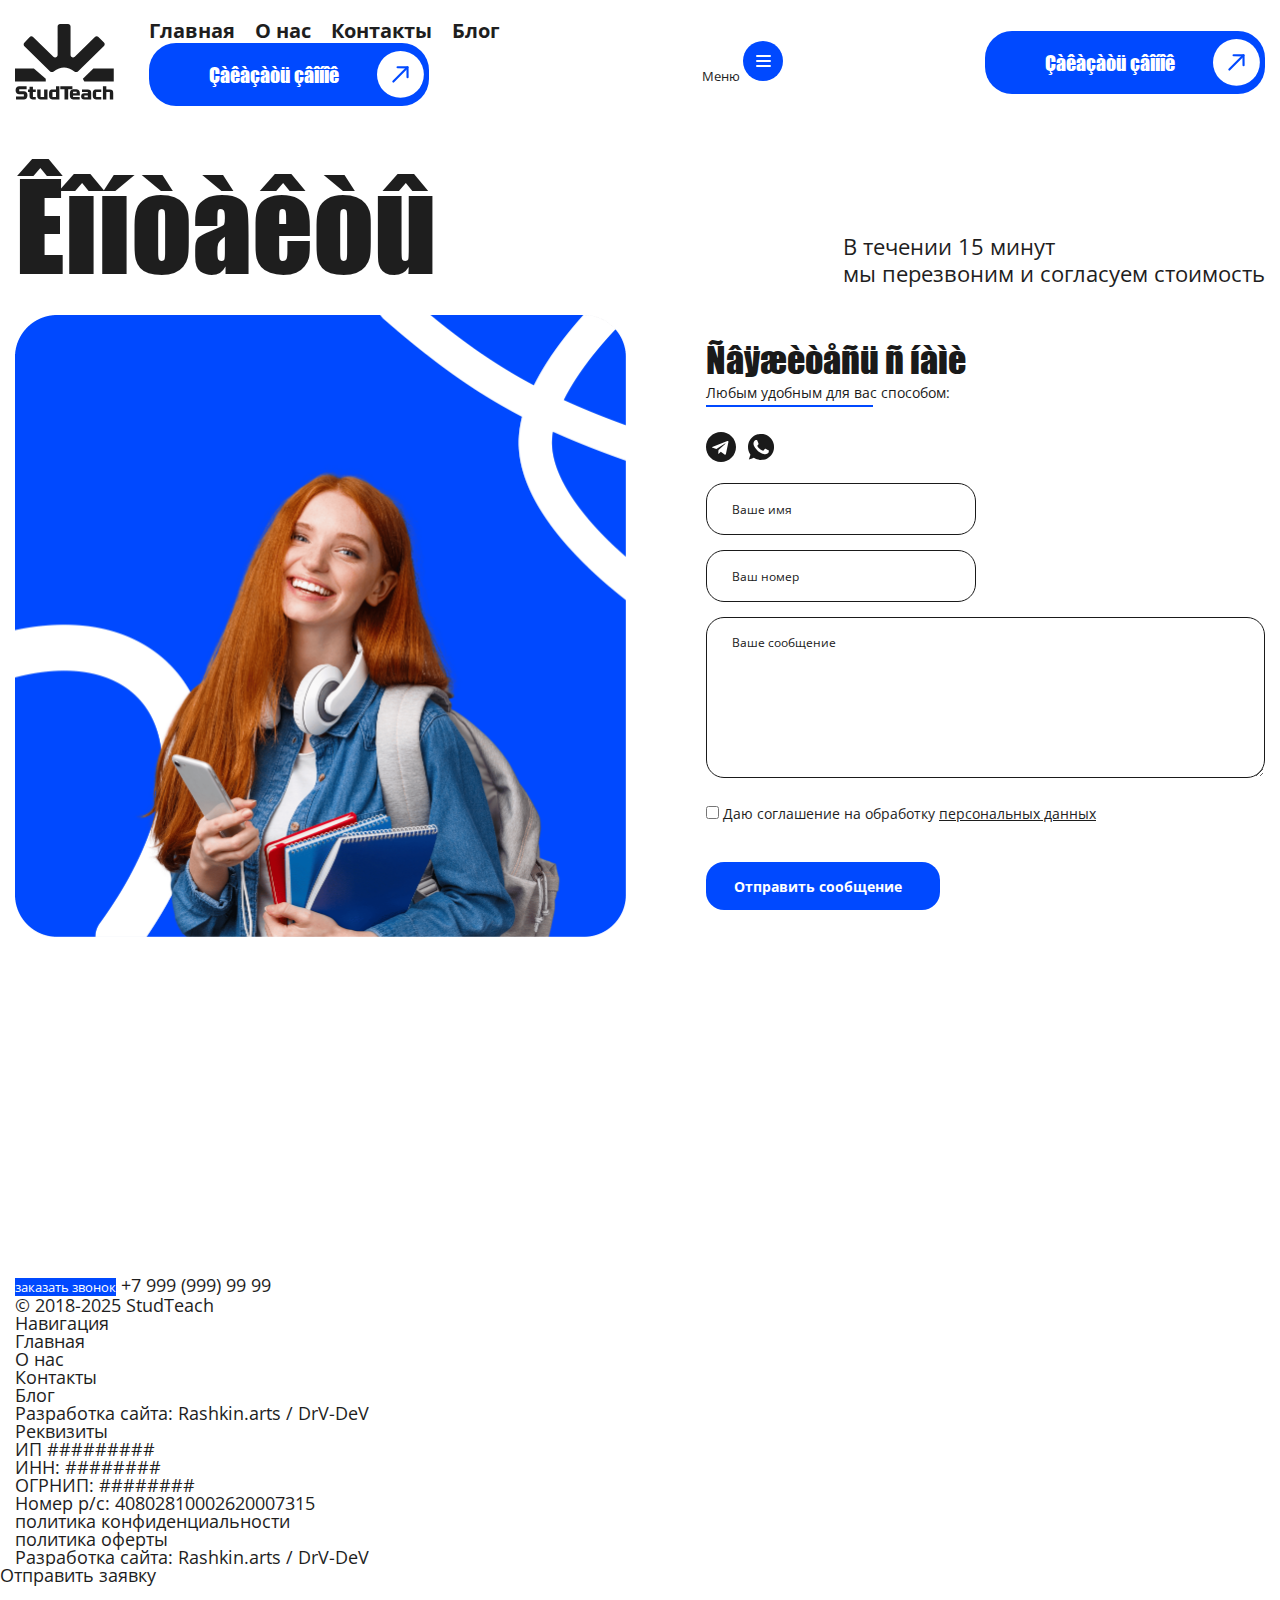
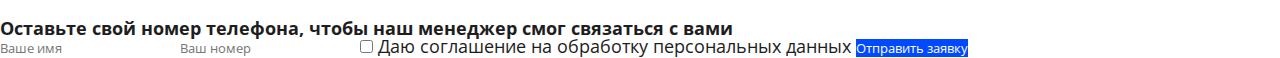
<file: contact.html>
<!DOCTYPE html>
<html lang="ru">
  <head>
    <meta charset="UTF-8" />
    <meta
      name="viewport"
      content="width=device-width, initial-scale=1.0, user-scalable=no"
    />
    <title>Контакты</title>
    <link rel="stylesheet" href="./css/reset.css" />
    <link rel="stylesheet" href="./css/style.css" />
    <link rel="stylesheet" href="./css/pages/contact.css" />
    <link rel="stylesheet" href="./css/media/contact-media.css" />
  </head>
  <body class="body">
    <div id="preloader" class="preloader" aria-hidden="false">
      <div class="preloader__inner">
        <div class="book">
          <div class="inner">
            <div class="left"></div>
            <div class="middle"></div>
            <div class="right"></div>
          </div>
          <ul class="pages"></ul>
        </div>
      </div>
    </div>
    <div class="wrapper" id="wrapper">
      <header class="header">
        <div class="container">
          <div class="header__inner">
            <nav class="header__nav nav">
              <a
                href="/"
                class="header__logo logo"
                aria-label="Логотип компании StudTeach - ссылка на главную страницу"
              >
                <svg
                  width="99"
                  height="76"
                  viewBox="0 0 99 76"
                  fill="none"
                  xmlns="http://www.w3.org/2000/svg"
                >
                  <path
                    d="M1.02513 75.4029V72.3763H8.85203V70.3097H5.02807C3.4768 70.3097 2.34859 69.9843 1.64347 69.3334C0.94919 68.6825 0.602051 67.679 0.602051 66.323C0.602051 64.9562 0.94919 63.9419 1.64347 63.2801C2.34859 62.6184 3.4768 62.2875 5.02807 62.2875H11.6183V65.3304H4.23074V67.3482H8.03842C9.5897 67.3482 10.7125 67.6682 11.4068 68.3082C12.1119 68.9374 12.4644 69.9409 12.4644 71.3186C12.4644 72.6854 12.1119 73.7106 11.4068 74.394C10.7125 75.0666 9.5897 75.4029 8.03842 75.4029H1.02513Z"
                    fill="#1E1E1E"
                  />
                  <path
                    d="M18.8229 75.4029C18.0093 75.4029 17.3259 75.3432 16.7726 75.2239C16.2302 75.0937 15.7909 74.8822 15.4546 74.5893C15.1291 74.2855 14.8959 73.8841 14.7549 73.3851C14.6138 72.8861 14.5433 72.2569 14.5433 71.4976V67.9502H13.03V65.4281H14.5433V62.6293H17.9279V65.4281H20.7593V67.9502H17.9279V72.897H20.7593V75.4029H18.8229Z"
                    fill="#1E1E1E"
                  />
                  <path
                    d="M26.6782 75.4029C25.8754 75.4029 25.192 75.3378 24.6279 75.2076C24.0638 75.0666 23.6027 74.8334 23.2447 74.5079C22.8867 74.1825 22.6264 73.754 22.4637 73.2224C22.301 72.6909 22.2196 72.0291 22.2196 71.2372V65.4281H25.6042V72.897H29.119V65.4281H32.5036V75.4029H26.6782Z"
                    fill="#1E1E1E"
                  />
                  <path
                    d="M41.0022 67.9502H37.4386V72.897H41.0022V67.9502ZM38.5126 75.4029C37.7098 75.4029 37.0264 75.3378 36.4623 75.2076C35.8982 75.0666 35.4371 74.8334 35.0792 74.5079C34.7212 74.1825 34.4608 73.754 34.2981 73.2224C34.1354 72.6909 34.054 72.0291 34.054 71.2372V69.5124C34.054 68.7205 34.1354 68.0641 34.2981 67.5434C34.4608 67.0119 34.7212 66.5942 35.0792 66.2905C35.4371 65.9759 35.8982 65.7535 36.4623 65.6233C37.0264 65.4931 37.7098 65.4281 38.5126 65.4281H41.0022V62.2875H44.3868V75.4029H38.5126Z"
                    fill="#1E1E1E"
                  />
                  <path
                    d="M57.3959 62.2875V65.3304H53.1977V75.4029H49.5039V65.3304H45.3057V62.2875H57.3959Z"
                    fill="#1E1E1E"
                  />
                  <path
                    d="M58.0765 67.7875V69.3659H61.6401V67.7875H58.0765ZM58.0765 71.5627V72.897H64.6993V75.4029H59.3295C58.5267 75.4029 57.8433 75.3378 57.2792 75.2076C56.7151 75.0666 56.254 74.8334 55.8961 74.5079C55.5381 74.1825 55.2777 73.754 55.115 73.2224C54.9523 72.6909 54.8709 72.0291 54.8709 71.2372V69.431C54.8709 68.6391 54.9523 67.9828 55.115 67.4621C55.2777 66.9305 55.5381 66.5074 55.8961 66.1929C56.254 65.8783 56.7151 65.6613 57.2792 65.542C57.8433 65.4118 58.5267 65.3467 59.3295 65.3467H60.3872C61.1899 65.3467 61.8734 65.4172 62.4375 65.5582C63.0016 65.6884 63.4626 65.9162 63.8206 66.2417C64.1786 66.5671 64.4389 66.9956 64.6017 67.5272C64.7644 68.0587 64.8457 68.7205 64.8457 69.5124V71.5627H58.0765Z"
                    fill="#1E1E1E"
                  />
                  <path
                    d="M72.8234 71.4813H69.3737V73.1411H72.8234V71.4813ZM69.1459 75.4029C68.2021 75.4029 67.4644 75.1588 66.9329 74.6706C66.4013 74.1825 66.1356 73.4394 66.1356 72.4414V72.181C66.1356 71.1721 66.3905 70.429 66.9003 69.9517C67.4102 69.4636 68.1587 69.2195 69.1459 69.2195H72.8234V67.9502H66.998V65.4281H72.7583C73.9516 65.4281 74.8249 65.7047 75.3781 66.2579C75.9314 66.8112 76.208 67.6845 76.208 68.8778V75.4029H69.1459Z"
                    fill="#1E1E1E"
                  />
                  <path
                    d="M86.2802 67.9502H81.1382V72.897H86.2802V75.4029H82.2122C81.4094 75.4029 80.726 75.3378 80.1619 75.2076C79.5978 75.0666 79.1367 74.8334 78.7787 74.5079C78.4208 74.1825 78.1604 73.754 77.9977 73.2224C77.835 72.6909 77.7536 72.0291 77.7536 71.2372V69.5124C77.7536 68.7205 77.835 68.0641 77.9977 67.5434C78.1604 67.0119 78.4208 66.5942 78.7787 66.2905C79.1367 65.9759 79.5978 65.7535 80.1619 65.6233C80.726 65.4931 81.4094 65.4281 82.2122 65.4281H86.2802V67.9502Z"
                    fill="#1E1E1E"
                  />
                  <path
                    d="M94.8273 75.4029V67.9502H91.3125V75.4029H87.9279V62.2875H91.3125V65.4281H94.7622C95.9555 65.4281 96.8288 65.7047 97.382 66.2579C97.9353 66.8112 98.2119 67.6845 98.2119 68.8778V75.4029H94.8273Z"
                    fill="#1E1E1E"
                  />
                  <path
                    d="M0 57.4078V44.4731H18.8775L30.7635 54.7859V57.4078H0Z"
                    fill="#1E1E1E"
                  />
                  <path
                    d="M38.3296 47.6803C37.3261 48.343 35.9902 48.2434 35.131 47.4019L9.41847 22.2185C8.45632 21.2761 8.41821 19.7394 9.33246 18.7506L14.5196 13.14C15.4707 12.1113 17.0831 12.0699 18.0858 13.0485L38.3869 32.8631C39.9634 34.4018 42.6145 33.2848 42.6145 31.0818V2.48904C42.6145 1.11438 43.7288 0 45.1035 0H53.0588C54.4334 0 55.5478 1.11438 55.5478 2.48905V31.047C55.5478 33.2552 58.2096 34.3699 59.7831 32.8206L79.9207 12.9938C80.8944 12.0351 82.4589 12.0407 83.4258 13.0063L88.9745 18.5476C89.9576 19.5294 89.9465 21.1261 88.9499 22.0942L62.9103 47.3886C62.0534 48.221 60.728 48.3201 59.7289 47.6653C51.4551 42.2429 46.6243 42.2029 38.3296 47.6803Z"
                    fill="#1E1E1E"
                  />
                  <path
                    d="M67.8774 54.7859L78.3834 44.4731H98.7775V57.4078H69.3194L67.8774 54.7859Z"
                    fill="#1E1E1E"
                  />
                </svg>
              </a>
              <div class="header__wrapper">
                <ul class="header__menu menu">
                  <li class="menu__item">
                    <a href="./index.html" class="menu__link">Главная</a>
                  </li>
                  <li class="menu__item">
                    <a href="./about.html" class="menu__link">О нас</a>
                  </li>
                  <li class="menu__item">
                    <a href="#" class="menu__link">Контакты</a>
                  </li>
                  <li class="menu__item">
                    <a href="./blog.html" class="menu__link">Блог</a>
                  </li>
                </ul>
                <button
                  type="button"
                  class="header__btn header__btn--active button button--open-modal"
                >
                  Заказать звонок
                  <img src="./assets/img/icons/Arrow-out.svg" alt="" />
                </button>
              </div>
            </nav>
            <button
              class="header__burger"
              type="button"
              aria-label="Открыть меню"
            >
              Меню
              <svg
                width="40"
                height="40"
                viewBox="0 0 40 40"
                fill="none"
                xmlns="http://www.w3.org/2000/svg"
              >
                <circle cx="20" cy="20" r="20" fill="#0049FF" />
                <path
                  d="M27 15H14M27 20H14M27 25H14"
                  stroke="white"
                  stroke-width="2"
                  stroke-linecap="round"
                  stroke-linejoin="round"
                />
              </svg>
            </button>
            <button type="button" class="header__btn button button--open-modal">
              Заказать звонок
              <img src="./assets/img/icons/Arrow-out.svg" alt="" />
            </button>
          </div>
        </div>
      </header>
      <main>
        <section class="main__contact contact">
          <div class="container">
            <div class="contact__inner">
              <div class="contact__heading">
                <h2 class="contact__title title">Контакты</h2>
                <p class="contact__subtitle">
                  В течении 15 минут <br />
                  мы перезвоним и согласуем стоимость
                </p>
              </div>
              <div class="contact__body">
                <div class="contact__img">
                  <img
                    src="./assets/img/decoration/contact-girl.png"
                    alt="Девушка с рюкзаком на плече и тетрадками в руках улыбается с счастливым видом"
                  />
                </div>
                <form
                  action="mailto:drv-dev@mail.ru"
                  class="contact__form form"
                >
                  <h4 class="form__title">Свяжитесь с нами</h4>
                  <p class="form__subtitle">Любым удобным для вас способом:</p>
                  <ul class="form__socials socials">
                    <li class="socials__item">
                      <a
                        href="#"
                        class="socials__link"
                        aria-label="Ссылка на Telegram"
                      >
                        <svg
                          width="30"
                          height="30"
                          viewBox="0 0 30 30"
                          fill="none"
                          xmlns="http://www.w3.org/2000/svg"
                        >
                          <path
                            d="M15 30C23.2863 30 30 23.2863 30 15C30 6.71375 23.2863 0 15 0C6.71375 0 0 6.71375 0 15C0 23.2863 6.71375 30 15 30ZM6.86375 14.675L21.3263 9.09875C21.9975 8.85625 22.5837 9.2625 22.3662 10.2775L22.3675 10.2762L19.905 21.8775C19.7225 22.7 19.2337 22.9 18.55 22.5125L14.8 19.7487L12.9912 21.4913C12.7912 21.6913 12.6225 21.86 12.235 21.86L12.5013 18.0438L19.4513 11.765C19.7537 11.4987 19.3837 11.3488 18.985 11.6138L10.3963 17.0212L6.69375 15.8663C5.89 15.6112 5.8725 15.0625 6.86375 14.675Z"
                            fill="#1A1A1A"
                          />
                        </svg>
                      </a>
                    </li>
                    <li class="socials__item">
                      <a
                        href="#"
                        class="socials__link"
                        aria-label="Ссылка на WhatsApp"
                      >
                        <svg
                          width="26"
                          height="26"
                          viewBox="0 0 26 26"
                          fill="none"
                          xmlns="http://www.w3.org/2000/svg"
                        >
                          <path
                            fill-rule="evenodd"
                            clip-rule="evenodd"
                            d="M11.841 0.0112296C11.3753 0.0555057 10.3255 0.239472 9.83224 0.363252C5.21469 1.52205 1.5355 5.19971 0.377036 9.81458C0.146105 10.7347 0.0379878 11.5396 0.00666129 12.5731C-0.0769946 15.3321 0.626834 17.8282 2.14418 20.1536L2.45562 20.6309L1.65491 23.0203C1.21451 24.3345 0.863816 25.4194 0.875564 25.4312C0.887362 25.443 2.01044 25.0957 3.37126 24.6596L5.84554 23.8665L6.26239 24.1145C8.0626 25.1855 9.68893 25.7282 11.7826 25.9564C12.5894 26.0444 14.2175 25.9935 15.0448 25.8545C17.8494 25.3831 20.2396 24.1607 22.2119 22.1892C23.8952 20.5067 25.0742 18.4386 25.6443 16.1688C25.9376 15.0011 26 14.4435 26 12.9917C26 11.5398 25.9376 10.9822 25.6443 9.81458C25.0742 7.54482 23.8952 5.4767 22.2119 3.79421C20.5287 2.11167 18.459 0.93269 16.1891 0.363303C15.1428 0.1009 14.4879 0.0212947 13.2395 0.00487542C12.5962 -0.00361379 11.9669 -0.000716277 11.841 0.0112296ZM8.57608 5.9733C9.15002 6.03973 9.09957 5.96303 10.0092 8.15172C10.6854 9.77875 10.7124 9.89592 10.4944 10.263C10.425 10.3799 10.1721 10.6927 9.93232 10.9583C9.41381 11.5328 9.32852 11.6758 9.36615 11.9079C9.42911 12.2957 10.5325 13.7711 11.3373 14.5437C12.1378 15.3121 12.8341 15.8061 13.777 16.2744C14.567 16.6668 14.9221 16.7766 15.1782 16.7077C15.289 16.6779 15.4246 16.6117 15.4793 16.5607C15.614 16.4351 15.997 15.9532 16.3671 15.4436C16.7441 14.9246 16.915 14.8062 17.2376 14.8409C17.4842 14.8674 18.3633 15.2592 19.8881 16.0223C20.5799 16.3685 20.7543 16.4772 20.7983 16.5893C20.9338 16.9345 20.7089 18.1544 20.4184 18.6499C20.1882 19.0425 19.6248 19.5141 19.0464 19.7982C17.9328 20.3452 17.0896 20.3886 15.6346 19.9738C15.0933 19.8195 13.998 19.419 13.355 19.1402C11.1079 18.166 9.003 16.309 7.10597 13.6271C5.94511 11.9859 5.48533 10.8301 5.48452 9.55101C5.48376 8.35256 5.81635 7.46694 6.57286 6.65314C6.97614 6.21928 7.26804 6.05061 7.7296 5.98453C8.15571 5.92358 8.14788 5.92368 8.57608 5.9733Z"
                            fill="#1A1A1A"
                          />
                        </svg>
                      </a>
                    </li>
                  </ul>
                  <div class="form__inputs">
                    <label>
                      <input
                        name="name"
                        type="text"
                        required
                        placeholder="Ваше имя"
                        class="form__input"
                      />
                    </label>
                    <label>
                      <input
                        name="tel"
                        type="tel"
                        required
                        placeholder="Ваш номер"
                        class="form__input"
                      />
                    </label>
                    <label class="contact__textarea">
                      <textarea
                        class="form__textarea"
                        required
                        placeholder="Ваше сообщение"
                      ></textarea>
                    </label>
                    <label>
                      <input class="form__checkbox" type="checkbox" required />
                      <span
                        >Даю соглашение на обработку
                        <a href="#">персональных данных</a></span
                      >
                    </label>
                    <button class="form__btn button" type="submit">
                      Отправить сообщение
                    </button>
                  </div>
                </form>
              </div>
            </div>
          </div>
        </section>
      </main>
      <footer class="footer">
        <div class="container">
          <div class="footer__inner">
            <div class="footer__content">
              <nav class="footer__nav nav">
                <div class="footer__contact">
                  <a
                    href="/"
                    class="footer__logo logo"
                    aria-label="Логотип компании StudTeach - ссылка на главную страницу"
                  >
                    <svg
                      width="148"
                      height="110"
                      viewBox="0 0 148 110"
                      fill="none"
                      xmlns="http://www.w3.org/2000/svg"
                    >
                      <path
                        d="M6.57919 104.289V100.103H17.4031V97.2451H12.1149C9.96963 97.2451 8.40943 96.7951 7.4343 95.895C6.47417 94.9948 5.99411 93.6072 5.99411 91.7319C5.99411 89.8417 6.47417 88.439 7.4343 87.5239C8.40943 86.6087 9.96963 86.1512 12.1149 86.1512H21.2286V90.3592H11.0123V93.1496H16.278C18.4232 93.1496 19.976 93.5922 20.9361 94.4773C21.9112 95.3474 22.3988 96.7351 22.3988 98.6403C22.3988 100.531 21.9112 101.948 20.9361 102.893C19.976 103.824 18.4232 104.289 16.278 104.289H6.57919ZM31.192 104.289C30.0668 104.289 29.1217 104.206 28.3566 104.041C27.6065 103.861 26.9989 103.568 26.5339 103.163C26.0838 102.743 25.7613 102.188 25.5662 101.498C25.3712 100.808 25.2737 99.938 25.2737 98.8879V93.9822H23.1809V90.4943H25.2737V86.6237H29.9543V90.4943H33.8698V93.9822H29.9543V100.823H33.8698V104.289H31.192ZM42.0551 104.289C40.945 104.289 39.9998 104.199 39.2197 104.019C38.4396 103.824 37.802 103.501 37.307 103.051C36.8119 102.601 36.4519 102.008 36.2268 101.273C36.0018 100.538 35.8893 99.623 35.8893 98.5278V90.4943H40.5699V100.823H45.4306V90.4943H50.1112V104.289H42.0551ZM61.864 93.9822H56.9359V100.823H61.864V93.9822ZM58.4211 104.289C57.3109 104.289 56.3658 104.199 55.5857 104.019C54.8056 103.824 54.168 103.501 53.673 103.051C53.1779 102.601 52.8179 102.008 52.5928 101.273C52.3678 100.538 52.2553 99.623 52.2553 98.5278V96.1425C52.2553 95.0474 52.3678 94.1397 52.5928 93.4196C52.8179 92.6845 53.1779 92.107 53.673 91.6869C54.168 91.2519 54.8056 90.9443 55.5857 90.7643C56.3658 90.5843 57.3109 90.4943 58.4211 90.4943H61.864V86.1512H66.5447V104.289H58.4211ZM84.5351 86.1512V90.3592H78.7293V104.289H73.6211V90.3592H67.8154V86.1512H84.5351ZM85.4763 93.7572V95.94H90.4045V93.7572H85.4763ZM85.4763 98.9779V100.823H94.6351V104.289H87.2091C86.0989 104.289 85.1538 104.199 84.3737 104.019C83.5936 103.824 82.956 103.501 82.4609 103.051C81.9659 102.601 81.6058 102.008 81.3808 101.273C81.1558 100.538 81.0433 99.623 81.0433 98.5278V96.03C81.0433 94.9348 81.1558 94.0272 81.3808 93.3071C81.6058 92.572 81.9659 91.987 82.4609 91.5519C82.956 91.1168 83.5936 90.8168 84.3737 90.6518C85.1538 90.4718 86.0989 90.3817 87.2091 90.3817H88.6718C89.7819 90.3817 90.727 90.4793 91.5071 90.6743C92.2872 90.8543 92.9248 91.1693 93.4199 91.6194C93.915 92.0695 94.275 92.662 94.5 93.3971C94.7251 94.1322 94.8376 95.0474 94.8376 96.1425V98.9779H85.4763ZM105.87 98.8654H101.099V101.161H105.87V98.8654ZM100.784 104.289C99.4792 104.289 98.459 103.951 97.7239 103.276C96.9888 102.601 96.6213 101.573 96.6213 100.193V99.833C96.6213 98.4378 96.9738 97.4102 97.6789 96.7501C98.384 96.075 99.4192 95.7374 100.784 95.7374H105.87V93.9822H97.8139V90.4943H105.78C107.43 90.4943 108.638 90.8768 109.403 91.6419C110.168 92.407 110.551 93.6147 110.551 95.2649V104.289H100.784ZM124.48 93.9822H117.369V100.823H124.48V104.289H118.854C117.744 104.289 116.799 104.199 116.018 104.019C115.238 103.824 114.601 103.501 114.106 103.051C113.611 102.601 113.251 102.008 113.026 101.273C112.801 100.538 112.688 99.623 112.688 98.5278V96.1425C112.688 95.0474 112.801 94.1397 113.026 93.4196C113.251 92.6845 113.611 92.107 114.106 91.6869C114.601 91.2519 115.238 90.9443 116.018 90.7643C116.799 90.5843 117.744 90.4943 118.854 90.4943H124.48V93.9822ZM136.299 104.289V93.9822H131.439V104.289H126.758V86.1512H131.439V90.4943H136.209C137.86 90.4943 139.067 90.8768 139.832 91.6419C140.598 92.407 140.98 93.6147 140.98 95.2649V104.289H136.299Z"
                        fill="white"
                      />
                      <path
                        d="M5.16162 79.3901V61.5024H31.2676L47.7049 75.7642V79.3901H5.16162Z"
                        fill="white"
                      />
                      <path
                        d="M56.9961 66.7265C56.2985 67.2045 55.3573 67.1321 54.7531 66.5404L17.0122 29.5761C16.3356 28.9134 16.3088 27.8328 16.9517 27.1374L26.4209 16.8952C27.0898 16.1717 28.2237 16.1426 28.9287 16.8308L61.1208 48.2514C62.2295 49.3335 64.0938 48.548 64.0938 46.9988V1.75034C64.0938 0.783652 64.8774 0 65.8441 0H80.2291C81.1958 0 81.9794 0.783654 81.9794 1.75034V46.9752C81.9794 48.528 83.8513 49.3119 84.9578 48.2224L116.88 16.7924C117.565 16.1182 118.665 16.1221 119.345 16.8012L129.421 26.8635C130.112 27.554 130.105 28.6767 129.404 29.3575L91.1575 66.5093C90.5549 67.0946 89.6211 67.1666 88.9263 66.6946C76.3661 58.162 69.5906 58.0971 56.9961 66.7265Z"
                        fill="white"
                      />
                      <path
                        d="M99.0302 75.7642L113.559 61.5024H141.762V79.3901H101.024L99.0302 75.7642Z"
                        fill="white"
                      />
                    </svg>
                  </a>
                  <ul class="footer__socials socials">
                    <li class="socials__item">
                      <a
                        href="#"
                        class="socials__link"
                        aria-label="Ссылка на VK"
                      >
                        <svg
                          width="32"
                          height="32"
                          viewBox="0 0 32 32"
                          fill="none"
                          xmlns="http://www.w3.org/2000/svg"
                        >
                          <path
                            fill-rule="evenodd"
                            clip-rule="evenodd"
                            d="M2.24942 2.24942C0 4.49884 0 8.1192 0 15.36V16.64C0 23.8808 0 27.5011 2.24942 29.7506C4.49884 32 8.1192 32 15.36 32H16.64C23.8808 32 27.5011 32 29.7506 29.7506C32 27.5011 32 23.8808 32 16.64V15.36C32 8.1192 32 4.49884 29.7506 2.24942C27.5011 0 23.8808 0 16.64 0H15.36C8.1192 0 4.49884 0 2.24942 2.24942ZM5.40008 9.7334C5.57341 18.0534 9.7334 23.0534 17.0267 23.0534H17.4401V18.2934C20.1201 18.5601 22.1467 20.5201 22.96 23.0534H26.7467C25.7067 19.2667 22.9733 17.1734 21.2666 16.3734C22.9733 15.3867 25.3733 12.9867 25.9466 9.7334H22.5065C21.7599 12.3734 19.5468 14.7734 17.4401 15.0001V9.7334H14V18.9601C11.8667 18.4267 9.1734 15.8401 9.0534 9.7334H5.40008Z"
                            fill="white"
                          />
                        </svg>
                      </a>
                    </li>
                    <li class="socials__item">
                      <a
                        href="#"
                        class="socials__link"
                        aria-label="Ссылка на Telegram"
                      >
                        <svg
                          width="32"
                          height="32"
                          viewBox="0 0 32 32"
                          fill="none"
                          xmlns="http://www.w3.org/2000/svg"
                        >
                          <path
                            fill-rule="evenodd"
                            clip-rule="evenodd"
                            d="M32 16C32 24.8366 24.8366 32 16 32C7.16344 32 0 24.8366 0 16C0 7.16344 7.16344 0 16 0C24.8366 0 32 7.16344 32 16ZM16.5734 11.8119C15.0171 12.4592 11.9068 13.7989 7.24252 15.8311C6.48511 16.1323 6.08834 16.427 6.05222 16.7151C5.99118 17.202 6.60095 17.3937 7.43129 17.6548C7.54424 17.6903 7.66127 17.7271 7.78125 17.7661C8.59818 18.0317 9.6971 18.3424 10.2684 18.3547C10.7866 18.3659 11.365 18.1523 12.0035 17.7138C16.3615 14.772 18.6112 13.2851 18.7524 13.253C18.8521 13.2304 18.9901 13.202 19.0837 13.2851C19.1772 13.3683 19.168 13.5258 19.1581 13.568C19.0977 13.8255 16.7042 16.0508 15.4655 17.2024C15.0793 17.5614 14.8054 17.816 14.7494 17.8742C14.624 18.0045 14.4962 18.1277 14.3733 18.2461C13.6144 18.9778 13.0452 19.5264 14.4048 20.4224C15.0582 20.8529 15.581 21.209 16.1026 21.5642C16.6722 21.9521 17.2404 22.339 17.9755 22.8209C18.1628 22.9437 18.3416 23.0712 18.5159 23.1954C19.1788 23.668 19.7743 24.0926 20.5101 24.0248C20.9377 23.9855 21.3793 23.5835 21.6036 22.3845C22.1336 19.5509 23.1755 13.4113 23.4163 10.8813C23.4374 10.6596 23.4108 10.376 23.3895 10.2514C23.3682 10.1269 23.3237 9.94948 23.1618 9.81813C22.9701 9.66258 22.6742 9.62978 22.5418 9.63211C21.94 9.64271 21.0167 9.96376 16.5734 11.8119Z"
                            fill="white"
                          />
                        </svg>
                      </a>
                    </li>
                    <li class="socials__item">
                      <a
                        href="#"
                        class="socials__link"
                        aria-label="Ссылка на WhatsApp"
                      >
                        <svg
                          width="32"
                          height="32"
                          viewBox="0 0 26 26"
                          fill="none"
                          xmlns="http://www.w3.org/2000/svg"
                        >
                          <path
                            fill-rule="evenodd"
                            clip-rule="evenodd"
                            d="M11.841 0.0112296C11.3753 0.0555057 10.3255 0.239472 9.83224 0.363252C5.21469 1.52205 1.5355 5.19971 0.377036 9.81458C0.146105 10.7347 0.0379878 11.5396 0.00666129 12.5731C-0.0769946 15.3321 0.626834 17.8282 2.14418 20.1536L2.45562 20.6309L1.65491 23.0203C1.21451 24.3345 0.863816 25.4194 0.875564 25.4312C0.887362 25.443 2.01044 25.0957 3.37126 24.6596L5.84554 23.8665L6.26239 24.1145C8.0626 25.1855 9.68893 25.7282 11.7826 25.9564C12.5894 26.0444 14.2175 25.9935 15.0448 25.8545C17.8494 25.3831 20.2396 24.1607 22.2119 22.1892C23.8952 20.5067 25.0742 18.4386 25.6443 16.1688C25.9376 15.0011 26 14.4435 26 12.9917C26 11.5398 25.9376 10.9822 25.6443 9.81458C25.0742 7.54482 23.8952 5.4767 22.2119 3.79421C20.5287 2.11167 18.459 0.93269 16.1891 0.363303C15.1428 0.1009 14.4879 0.0212947 13.2395 0.00487542C12.5962 -0.00361379 11.9669 -0.000716277 11.841 0.0112296ZM8.57608 5.9733C9.15002 6.03973 9.09957 5.96303 10.0092 8.15172C10.6854 9.77875 10.7124 9.89592 10.4944 10.263C10.425 10.3799 10.1721 10.6927 9.93232 10.9583C9.41381 11.5328 9.32852 11.6758 9.36615 11.9079C9.42911 12.2957 10.5325 13.7711 11.3373 14.5437C12.1378 15.3121 12.8341 15.8061 13.777 16.2744C14.567 16.6668 14.9221 16.7766 15.1782 16.7077C15.289 16.6779 15.4246 16.6117 15.4793 16.5607C15.614 16.4351 15.997 15.9532 16.3671 15.4436C16.7441 14.9246 16.915 14.8062 17.2376 14.8409C17.4842 14.8674 18.3633 15.2592 19.8881 16.0223C20.5799 16.3685 20.7543 16.4772 20.7983 16.5893C20.9338 16.9345 20.7089 18.1544 20.4184 18.6499C20.1882 19.0425 19.6248 19.5141 19.0464 19.7982C17.9328 20.3452 17.0896 20.3886 15.6346 19.9738C15.0933 19.8195 13.998 19.419 13.355 19.1402C11.1079 18.166 9.003 16.309 7.10597 13.6271C5.94511 11.9859 5.48533 10.8301 5.48452 9.55101C5.48376 8.35256 5.81635 7.46694 6.57286 6.65314C6.97614 6.21928 7.26804 6.05061 7.7296 5.98453C8.15571 5.92358 8.14788 5.92368 8.57608 5.9733Z"
                            fill="white"
                          />
                        </svg>
                      </a>
                    </li>
                  </ul>
                  <button class="footer__btn button button--open-modal">
                    заказать звонок
                  </button>
                  <a
                    href="tel:+79999999999"
                    aria-label="Звонок в компанию"
                    class="footer__number"
                    >+7 999 (999) 99 99</a
                  >
                  <p class="footer__copyright">© 2018-2025 StudTeach</p>
                </div>
                <ul class="footer__menu menu">
                  <li class="menu__item">
                    <h5 class="menu__title">Навигация</h5>
                  </li>
                  <li class="menu__item">
                    <a href="./index.html" class="menu__link">Главная</a>
                  </li>
                  <li class="menu__item">
                    <a href="./about.html" class="menu__link">О нас</a>
                  </li>
                  <li class="menu__item">
                    <a href="#" class="menu__link">Контакты</a>
                  </li>
                  <li class="menu__item">
                    <a href="./blog.html" class="menu__link">Блог</a>
                  </li>
                </ul>
              </nav>
              <div class="footer__dev-by dev-by dev-by--mobile">
                <p>
                  Разработка сайта:
                  <a
                    href="https://t.me/Rashkin_Ilya"
                    aria-label="Ссылка на дизайнера сайта"
                    >Rashkin.arts</a
                  >
                  /
                  <a
                    href="https://t.me/drv_dev"
                    aria-label="Ссылка на разработчика сайта"
                    >DrV-DeV</a
                  >
                </p>
              </div>
              <div class="footer__details details">
                <h5 class="details__title">Реквизиты</h5>
                <ul class="details__list">
                  <li class="details__item">
                    <p>ИП #########</p>
                  </li>
                  <li class="details__item">
                    <p>ИНН: ########</p>
                  </li>
                  <li class="details__item">
                    <p>ОГРНИП: ########</p>
                  </li>
                  <li class="details__item">
                    <p>Номер р/с: 40802810002620007315</p>
                  </li>
                  <li class="details__item">
                    <p>политика конфиденциальности</p>
                  </li>
                  <li class="details__item">
                    <p>политика оферты</p>
                  </li>
                </ul>
              </div>
            </div>
            <div class="footer__dev-by dev-by">
              <p>
                Разработка сайта:
                <a
                  href="https://t.me/Rashkin_Ilya"
                  aria-label="Ссылка на дизайнера сайта"
                  >Rashkin.arts</a
                >
                /
                <a
                  href="https://t.me/drv_dev"
                  aria-label="Ссылка на разработчика сайта"
                  >DrV-DeV</a
                >
              </p>
            </div>
          </div>
        </div>
      </footer>
    </div>
    <div class="modal">
      <div class="modal__wrapper">
        <h3 class="modal__title">Отправить заявку</h3>
        <button class="modal__close" aria-label="Закрыть модальное окно">
          <svg
            width="31"
            height="31"
            viewBox="0 0 31 31"
            xmlns="http://www.w3.org/2000/svg"
          >
            <path
              d="M15.414 0V30.8279M0 15.414H30.8279"
              stroke="white"
              stroke-width="1.92675"
            />
          </svg>
        </button>
        <p class="modal__subtitle">
          <b class="accent-text">
            Оставьте свой номер телефона, чтобы наш менеджер смог связаться с
            вами
          </b>
        </p>
        <form action="mailto:drv-dev@mail.ru" class="modal__form">
          <label>
            <input
              name="name"
              type="text"
              required
              placeholder="Ваше имя"
              class="modal__input"
            />
          </label>
          <label>
            <input
              name="tel"
              type="tel"
              required
              placeholder="Ваш номер"
              class="modal__input"
            />
          </label>
          <label>
            <input class="modal__checkbox" type="checkbox" required />
            <span
              >Даю соглашение на обработку
              <a href="#">персональных данных</a></span
            >
          </label>
          <button class="modal__btn button" type="submit">
            Отправить заявку
          </button>
        </form>
      </div>
    </div>
    <script src="./js/swiper-bundle.min.js"></script>
    <script src="./js/inputmask.min.js"></script>
    <script src="./js/main.js"></script>
  </body>
</html>
</file>
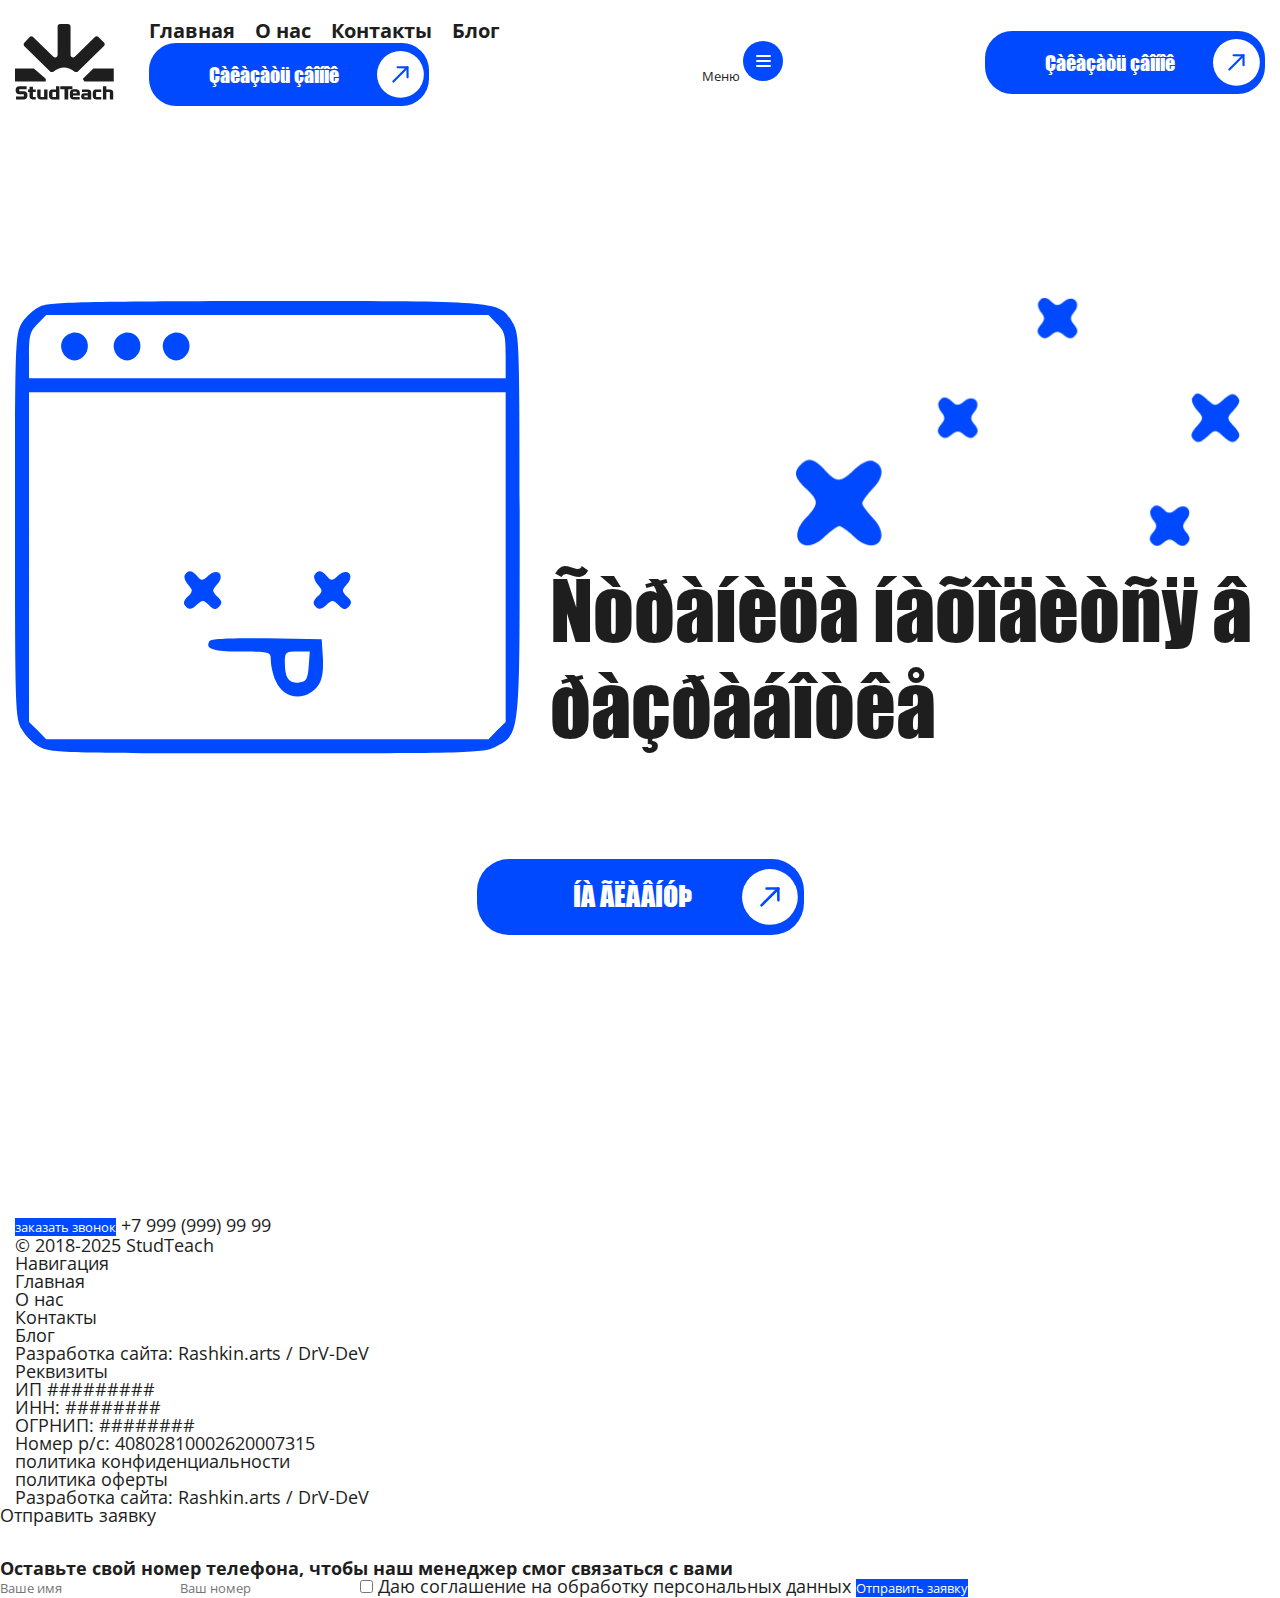
<file: development.html>
<!DOCTYPE html>
<html lang="ru">
  <head>
    <meta charset="UTF-8" />
    <meta
      name="viewport"
      content="width=device-width, initial-scale=1.0, user-scalable=no"
    />
    <title>Страница в разработке</title>
    <link rel="stylesheet" href="./css/reset.css" />
    <link rel="stylesheet" href="./css/style.css" />
    <link rel="stylesheet" href="./css/pages/development.css" />
    <link rel="stylesheet" href="./css/media/development-media.css" />
  </head>
  <body class="body">
    <div id="preloader" class="preloader" aria-hidden="false">
      <div class="preloader__inner">
        <div class="book">
          <div class="inner">
            <div class="left"></div>
            <div class="middle"></div>
            <div class="right"></div>
          </div>
          <ul class="pages"></ul>
        </div>
      </div>
    </div>
    <div class="wrapper" id="wrapper">
      <header class="header">
        <div class="container">
          <div class="header__inner">
            <nav class="header__nav nav">
              <a
                href="/"
                class="header__logo logo"
                aria-label="Логотип компании StudTeach - ссылка на главную страницу"
              >
                <svg
                  width="99"
                  height="76"
                  viewBox="0 0 99 76"
                  fill="none"
                  xmlns="http://www.w3.org/2000/svg"
                >
                  <path
                    d="M1.02513 75.4029V72.3763H8.85203V70.3097H5.02807C3.4768 70.3097 2.34859 69.9843 1.64347 69.3334C0.94919 68.6825 0.602051 67.679 0.602051 66.323C0.602051 64.9562 0.94919 63.9419 1.64347 63.2801C2.34859 62.6184 3.4768 62.2875 5.02807 62.2875H11.6183V65.3304H4.23074V67.3482H8.03842C9.5897 67.3482 10.7125 67.6682 11.4068 68.3082C12.1119 68.9374 12.4644 69.9409 12.4644 71.3186C12.4644 72.6854 12.1119 73.7106 11.4068 74.394C10.7125 75.0666 9.5897 75.4029 8.03842 75.4029H1.02513Z"
                    fill="#1E1E1E"
                  />
                  <path
                    d="M18.8229 75.4029C18.0093 75.4029 17.3259 75.3432 16.7726 75.2239C16.2302 75.0937 15.7909 74.8822 15.4546 74.5893C15.1291 74.2855 14.8959 73.8841 14.7549 73.3851C14.6138 72.8861 14.5433 72.2569 14.5433 71.4976V67.9502H13.03V65.4281H14.5433V62.6293H17.9279V65.4281H20.7593V67.9502H17.9279V72.897H20.7593V75.4029H18.8229Z"
                    fill="#1E1E1E"
                  />
                  <path
                    d="M26.6782 75.4029C25.8754 75.4029 25.192 75.3378 24.6279 75.2076C24.0638 75.0666 23.6027 74.8334 23.2447 74.5079C22.8867 74.1825 22.6264 73.754 22.4637 73.2224C22.301 72.6909 22.2196 72.0291 22.2196 71.2372V65.4281H25.6042V72.897H29.119V65.4281H32.5036V75.4029H26.6782Z"
                    fill="#1E1E1E"
                  />
                  <path
                    d="M41.0022 67.9502H37.4386V72.897H41.0022V67.9502ZM38.5126 75.4029C37.7098 75.4029 37.0264 75.3378 36.4623 75.2076C35.8982 75.0666 35.4371 74.8334 35.0792 74.5079C34.7212 74.1825 34.4608 73.754 34.2981 73.2224C34.1354 72.6909 34.054 72.0291 34.054 71.2372V69.5124C34.054 68.7205 34.1354 68.0641 34.2981 67.5434C34.4608 67.0119 34.7212 66.5942 35.0792 66.2905C35.4371 65.9759 35.8982 65.7535 36.4623 65.6233C37.0264 65.4931 37.7098 65.4281 38.5126 65.4281H41.0022V62.2875H44.3868V75.4029H38.5126Z"
                    fill="#1E1E1E"
                  />
                  <path
                    d="M57.3959 62.2875V65.3304H53.1977V75.4029H49.5039V65.3304H45.3057V62.2875H57.3959Z"
                    fill="#1E1E1E"
                  />
                  <path
                    d="M58.0765 67.7875V69.3659H61.6401V67.7875H58.0765ZM58.0765 71.5627V72.897H64.6993V75.4029H59.3295C58.5267 75.4029 57.8433 75.3378 57.2792 75.2076C56.7151 75.0666 56.254 74.8334 55.8961 74.5079C55.5381 74.1825 55.2777 73.754 55.115 73.2224C54.9523 72.6909 54.8709 72.0291 54.8709 71.2372V69.431C54.8709 68.6391 54.9523 67.9828 55.115 67.4621C55.2777 66.9305 55.5381 66.5074 55.8961 66.1929C56.254 65.8783 56.7151 65.6613 57.2792 65.542C57.8433 65.4118 58.5267 65.3467 59.3295 65.3467H60.3872C61.1899 65.3467 61.8734 65.4172 62.4375 65.5582C63.0016 65.6884 63.4626 65.9162 63.8206 66.2417C64.1786 66.5671 64.4389 66.9956 64.6017 67.5272C64.7644 68.0587 64.8457 68.7205 64.8457 69.5124V71.5627H58.0765Z"
                    fill="#1E1E1E"
                  />
                  <path
                    d="M72.8234 71.4813H69.3737V73.1411H72.8234V71.4813ZM69.1459 75.4029C68.2021 75.4029 67.4644 75.1588 66.9329 74.6706C66.4013 74.1825 66.1356 73.4394 66.1356 72.4414V72.181C66.1356 71.1721 66.3905 70.429 66.9003 69.9517C67.4102 69.4636 68.1587 69.2195 69.1459 69.2195H72.8234V67.9502H66.998V65.4281H72.7583C73.9516 65.4281 74.8249 65.7047 75.3781 66.2579C75.9314 66.8112 76.208 67.6845 76.208 68.8778V75.4029H69.1459Z"
                    fill="#1E1E1E"
                  />
                  <path
                    d="M86.2802 67.9502H81.1382V72.897H86.2802V75.4029H82.2122C81.4094 75.4029 80.726 75.3378 80.1619 75.2076C79.5978 75.0666 79.1367 74.8334 78.7787 74.5079C78.4208 74.1825 78.1604 73.754 77.9977 73.2224C77.835 72.6909 77.7536 72.0291 77.7536 71.2372V69.5124C77.7536 68.7205 77.835 68.0641 77.9977 67.5434C78.1604 67.0119 78.4208 66.5942 78.7787 66.2905C79.1367 65.9759 79.5978 65.7535 80.1619 65.6233C80.726 65.4931 81.4094 65.4281 82.2122 65.4281H86.2802V67.9502Z"
                    fill="#1E1E1E"
                  />
                  <path
                    d="M94.8273 75.4029V67.9502H91.3125V75.4029H87.9279V62.2875H91.3125V65.4281H94.7622C95.9555 65.4281 96.8288 65.7047 97.382 66.2579C97.9353 66.8112 98.2119 67.6845 98.2119 68.8778V75.4029H94.8273Z"
                    fill="#1E1E1E"
                  />
                  <path
                    d="M0 57.4078V44.4731H18.8775L30.7635 54.7859V57.4078H0Z"
                    fill="#1E1E1E"
                  />
                  <path
                    d="M38.3296 47.6803C37.3261 48.343 35.9902 48.2434 35.131 47.4019L9.41847 22.2185C8.45632 21.2761 8.41821 19.7394 9.33246 18.7506L14.5196 13.14C15.4707 12.1113 17.0831 12.0699 18.0858 13.0485L38.3869 32.8631C39.9634 34.4018 42.6145 33.2848 42.6145 31.0818V2.48904C42.6145 1.11438 43.7288 0 45.1035 0H53.0588C54.4334 0 55.5478 1.11438 55.5478 2.48905V31.047C55.5478 33.2552 58.2096 34.3699 59.7831 32.8206L79.9207 12.9938C80.8944 12.0351 82.4589 12.0407 83.4258 13.0063L88.9745 18.5476C89.9576 19.5294 89.9465 21.1261 88.9499 22.0942L62.9103 47.3886C62.0534 48.221 60.728 48.3201 59.7289 47.6653C51.4551 42.2429 46.6243 42.2029 38.3296 47.6803Z"
                    fill="#1E1E1E"
                  />
                  <path
                    d="M67.8774 54.7859L78.3834 44.4731H98.7775V57.4078H69.3194L67.8774 54.7859Z"
                    fill="#1E1E1E"
                  />
                </svg>
              </a>
              <div class="header__wrapper">
                <ul class="header__menu menu">
                  <li class="menu__item">
                    <a href="/" class="menu__link">Главная</a>
                  </li>
                  <li class="menu__item">
                    <a href="./about.html" class="menu__link">О нас</a>
                  </li>
                  <li class="menu__item">
                    <a href="./contact.html" class="menu__link">Контакты</a>
                  </li>
                  <li class="menu__item">
                    <a href="./blog.html" class="menu__link">Блог</a>
                  </li>
                </ul>
                <button
                  type="button"
                  class="header__btn header__btn--active button button--open-modal"
                >
                  Заказать звонок
                  <img src="./assets/img/icons/Arrow-out.svg" alt="" />
                </button>
              </div>
            </nav>
            <button
              class="header__burger"
              type="button"
              aria-label="Открыть меню"
            >
              Меню
              <svg
                width="40"
                height="40"
                viewBox="0 0 40 40"
                fill="none"
                xmlns="http://www.w3.org/2000/svg"
              >
                <circle cx="20" cy="20" r="20" fill="#0049FF" />
                <path
                  d="M27 15H14M27 20H14M27 25H14"
                  stroke="white"
                  stroke-width="2"
                  stroke-linecap="round"
                  stroke-linejoin="round"
                />
              </svg>
            </button>
            <button type="button" class="header__btn button button--open-modal">
              Заказать звонок
              <img src="./assets/img/icons/Arrow-out.svg" alt="" />
            </button>
          </div>
        </div>
      </header>
      <main>
        <section class="main__hero">
          <div class="container">
            <div class="hero__inner">
              <div class="hero__top">
                <div class="hero__img">
                  <img
                    src="./assets/img/decoration/development.svg"
                    alt="Декоративное изображение `Страница в разработке`"
                  />
                </div>
                <h1 class="hero__title title">
                  Страница находится в разработке
                </h1>
              </div>
              <a href="./index.html" class="hero__btn button"
                >на главную <img src="./assets/img/icons/Arrow-out.svg" alt=""
              /></a>
            </div>
          </div>
        </section>
      </main>
      <footer class="footer">
        <div class="container">
          <div class="footer__inner">
            <div class="footer__content">
              <nav class="footer__nav nav">
                <div class="footer__contact">
                  <a
                    href="/"
                    class="footer__logo logo"
                    aria-label="Логотип компании StudTeach - ссылка на главную страницу"
                  >
                    <svg
                      width="148"
                      height="110"
                      viewBox="0 0 148 110"
                      fill="none"
                      xmlns="http://www.w3.org/2000/svg"
                    >
                      <path
                        d="M6.57919 104.289V100.103H17.4031V97.2451H12.1149C9.96963 97.2451 8.40943 96.7951 7.4343 95.895C6.47417 94.9948 5.99411 93.6072 5.99411 91.7319C5.99411 89.8417 6.47417 88.439 7.4343 87.5239C8.40943 86.6087 9.96963 86.1512 12.1149 86.1512H21.2286V90.3592H11.0123V93.1496H16.278C18.4232 93.1496 19.976 93.5922 20.9361 94.4773C21.9112 95.3474 22.3988 96.7351 22.3988 98.6403C22.3988 100.531 21.9112 101.948 20.9361 102.893C19.976 103.824 18.4232 104.289 16.278 104.289H6.57919ZM31.192 104.289C30.0668 104.289 29.1217 104.206 28.3566 104.041C27.6065 103.861 26.9989 103.568 26.5339 103.163C26.0838 102.743 25.7613 102.188 25.5662 101.498C25.3712 100.808 25.2737 99.938 25.2737 98.8879V93.9822H23.1809V90.4943H25.2737V86.6237H29.9543V90.4943H33.8698V93.9822H29.9543V100.823H33.8698V104.289H31.192ZM42.0551 104.289C40.945 104.289 39.9998 104.199 39.2197 104.019C38.4396 103.824 37.802 103.501 37.307 103.051C36.8119 102.601 36.4519 102.008 36.2268 101.273C36.0018 100.538 35.8893 99.623 35.8893 98.5278V90.4943H40.5699V100.823H45.4306V90.4943H50.1112V104.289H42.0551ZM61.864 93.9822H56.9359V100.823H61.864V93.9822ZM58.4211 104.289C57.3109 104.289 56.3658 104.199 55.5857 104.019C54.8056 103.824 54.168 103.501 53.673 103.051C53.1779 102.601 52.8179 102.008 52.5928 101.273C52.3678 100.538 52.2553 99.623 52.2553 98.5278V96.1425C52.2553 95.0474 52.3678 94.1397 52.5928 93.4196C52.8179 92.6845 53.1779 92.107 53.673 91.6869C54.168 91.2519 54.8056 90.9443 55.5857 90.7643C56.3658 90.5843 57.3109 90.4943 58.4211 90.4943H61.864V86.1512H66.5447V104.289H58.4211ZM84.5351 86.1512V90.3592H78.7293V104.289H73.6211V90.3592H67.8154V86.1512H84.5351ZM85.4763 93.7572V95.94H90.4045V93.7572H85.4763ZM85.4763 98.9779V100.823H94.6351V104.289H87.2091C86.0989 104.289 85.1538 104.199 84.3737 104.019C83.5936 103.824 82.956 103.501 82.4609 103.051C81.9659 102.601 81.6058 102.008 81.3808 101.273C81.1558 100.538 81.0433 99.623 81.0433 98.5278V96.03C81.0433 94.9348 81.1558 94.0272 81.3808 93.3071C81.6058 92.572 81.9659 91.987 82.4609 91.5519C82.956 91.1168 83.5936 90.8168 84.3737 90.6518C85.1538 90.4718 86.0989 90.3817 87.2091 90.3817H88.6718C89.7819 90.3817 90.727 90.4793 91.5071 90.6743C92.2872 90.8543 92.9248 91.1693 93.4199 91.6194C93.915 92.0695 94.275 92.662 94.5 93.3971C94.7251 94.1322 94.8376 95.0474 94.8376 96.1425V98.9779H85.4763ZM105.87 98.8654H101.099V101.161H105.87V98.8654ZM100.784 104.289C99.4792 104.289 98.459 103.951 97.7239 103.276C96.9888 102.601 96.6213 101.573 96.6213 100.193V99.833C96.6213 98.4378 96.9738 97.4102 97.6789 96.7501C98.384 96.075 99.4192 95.7374 100.784 95.7374H105.87V93.9822H97.8139V90.4943H105.78C107.43 90.4943 108.638 90.8768 109.403 91.6419C110.168 92.407 110.551 93.6147 110.551 95.2649V104.289H100.784ZM124.48 93.9822H117.369V100.823H124.48V104.289H118.854C117.744 104.289 116.799 104.199 116.018 104.019C115.238 103.824 114.601 103.501 114.106 103.051C113.611 102.601 113.251 102.008 113.026 101.273C112.801 100.538 112.688 99.623 112.688 98.5278V96.1425C112.688 95.0474 112.801 94.1397 113.026 93.4196C113.251 92.6845 113.611 92.107 114.106 91.6869C114.601 91.2519 115.238 90.9443 116.018 90.7643C116.799 90.5843 117.744 90.4943 118.854 90.4943H124.48V93.9822ZM136.299 104.289V93.9822H131.439V104.289H126.758V86.1512H131.439V90.4943H136.209C137.86 90.4943 139.067 90.8768 139.832 91.6419C140.598 92.407 140.98 93.6147 140.98 95.2649V104.289H136.299Z"
                        fill="white"
                      />
                      <path
                        d="M5.16162 79.3901V61.5024H31.2676L47.7049 75.7642V79.3901H5.16162Z"
                        fill="white"
                      />
                      <path
                        d="M56.9961 66.7265C56.2985 67.2045 55.3573 67.1321 54.7531 66.5404L17.0122 29.5761C16.3356 28.9134 16.3088 27.8328 16.9517 27.1374L26.4209 16.8952C27.0898 16.1717 28.2237 16.1426 28.9287 16.8308L61.1208 48.2514C62.2295 49.3335 64.0938 48.548 64.0938 46.9988V1.75034C64.0938 0.783652 64.8774 0 65.8441 0H80.2291C81.1958 0 81.9794 0.783654 81.9794 1.75034V46.9752C81.9794 48.528 83.8513 49.3119 84.9578 48.2224L116.88 16.7924C117.565 16.1182 118.665 16.1221 119.345 16.8012L129.421 26.8635C130.112 27.554 130.105 28.6767 129.404 29.3575L91.1575 66.5093C90.5549 67.0946 89.6211 67.1666 88.9263 66.6946C76.3661 58.162 69.5906 58.0971 56.9961 66.7265Z"
                        fill="white"
                      />
                      <path
                        d="M99.0302 75.7642L113.559 61.5024H141.762V79.3901H101.024L99.0302 75.7642Z"
                        fill="white"
                      />
                    </svg>
                  </a>
                  <ul class="footer__socials socials">
                    <li class="socials__item">
                      <a
                        href="#"
                        class="socials__link"
                        aria-label="Ссылка на VK"
                      >
                        <svg
                          width="32"
                          height="32"
                          viewBox="0 0 32 32"
                          fill="none"
                          xmlns="http://www.w3.org/2000/svg"
                        >
                          <path
                            fill-rule="evenodd"
                            clip-rule="evenodd"
                            d="M2.24942 2.24942C0 4.49884 0 8.1192 0 15.36V16.64C0 23.8808 0 27.5011 2.24942 29.7506C4.49884 32 8.1192 32 15.36 32H16.64C23.8808 32 27.5011 32 29.7506 29.7506C32 27.5011 32 23.8808 32 16.64V15.36C32 8.1192 32 4.49884 29.7506 2.24942C27.5011 0 23.8808 0 16.64 0H15.36C8.1192 0 4.49884 0 2.24942 2.24942ZM5.40008 9.7334C5.57341 18.0534 9.7334 23.0534 17.0267 23.0534H17.4401V18.2934C20.1201 18.5601 22.1467 20.5201 22.96 23.0534H26.7467C25.7067 19.2667 22.9733 17.1734 21.2666 16.3734C22.9733 15.3867 25.3733 12.9867 25.9466 9.7334H22.5065C21.7599 12.3734 19.5468 14.7734 17.4401 15.0001V9.7334H14V18.9601C11.8667 18.4267 9.1734 15.8401 9.0534 9.7334H5.40008Z"
                            fill="white"
                          />
                        </svg>
                      </a>
                    </li>
                    <li class="socials__item">
                      <a
                        href="#"
                        class="socials__link"
                        aria-label="Ссылка на Telegram"
                      >
                        <svg
                          width="32"
                          height="32"
                          viewBox="0 0 32 32"
                          fill="none"
                          xmlns="http://www.w3.org/2000/svg"
                        >
                          <path
                            fill-rule="evenodd"
                            clip-rule="evenodd"
                            d="M32 16C32 24.8366 24.8366 32 16 32C7.16344 32 0 24.8366 0 16C0 7.16344 7.16344 0 16 0C24.8366 0 32 7.16344 32 16ZM16.5734 11.8119C15.0171 12.4592 11.9068 13.7989 7.24252 15.8311C6.48511 16.1323 6.08834 16.427 6.05222 16.7151C5.99118 17.202 6.60095 17.3937 7.43129 17.6548C7.54424 17.6903 7.66127 17.7271 7.78125 17.7661C8.59818 18.0317 9.6971 18.3424 10.2684 18.3547C10.7866 18.3659 11.365 18.1523 12.0035 17.7138C16.3615 14.772 18.6112 13.2851 18.7524 13.253C18.8521 13.2304 18.9901 13.202 19.0837 13.2851C19.1772 13.3683 19.168 13.5258 19.1581 13.568C19.0977 13.8255 16.7042 16.0508 15.4655 17.2024C15.0793 17.5614 14.8054 17.816 14.7494 17.8742C14.624 18.0045 14.4962 18.1277 14.3733 18.2461C13.6144 18.9778 13.0452 19.5264 14.4048 20.4224C15.0582 20.8529 15.581 21.209 16.1026 21.5642C16.6722 21.9521 17.2404 22.339 17.9755 22.8209C18.1628 22.9437 18.3416 23.0712 18.5159 23.1954C19.1788 23.668 19.7743 24.0926 20.5101 24.0248C20.9377 23.9855 21.3793 23.5835 21.6036 22.3845C22.1336 19.5509 23.1755 13.4113 23.4163 10.8813C23.4374 10.6596 23.4108 10.376 23.3895 10.2514C23.3682 10.1269 23.3237 9.94948 23.1618 9.81813C22.9701 9.66258 22.6742 9.62978 22.5418 9.63211C21.94 9.64271 21.0167 9.96376 16.5734 11.8119Z"
                            fill="white"
                          />
                        </svg>
                      </a>
                    </li>
                    <li class="socials__item">
                      <a
                        href="#"
                        class="socials__link"
                        aria-label="Ссылка на WhatsApp"
                      >
                        <svg
                          width="32"
                          height="32"
                          viewBox="0 0 26 26"
                          fill="none"
                          xmlns="http://www.w3.org/2000/svg"
                        >
                          <path
                            fill-rule="evenodd"
                            clip-rule="evenodd"
                            d="M11.841 0.0112296C11.3753 0.0555057 10.3255 0.239472 9.83224 0.363252C5.21469 1.52205 1.5355 5.19971 0.377036 9.81458C0.146105 10.7347 0.0379878 11.5396 0.00666129 12.5731C-0.0769946 15.3321 0.626834 17.8282 2.14418 20.1536L2.45562 20.6309L1.65491 23.0203C1.21451 24.3345 0.863816 25.4194 0.875564 25.4312C0.887362 25.443 2.01044 25.0957 3.37126 24.6596L5.84554 23.8665L6.26239 24.1145C8.0626 25.1855 9.68893 25.7282 11.7826 25.9564C12.5894 26.0444 14.2175 25.9935 15.0448 25.8545C17.8494 25.3831 20.2396 24.1607 22.2119 22.1892C23.8952 20.5067 25.0742 18.4386 25.6443 16.1688C25.9376 15.0011 26 14.4435 26 12.9917C26 11.5398 25.9376 10.9822 25.6443 9.81458C25.0742 7.54482 23.8952 5.4767 22.2119 3.79421C20.5287 2.11167 18.459 0.93269 16.1891 0.363303C15.1428 0.1009 14.4879 0.0212947 13.2395 0.00487542C12.5962 -0.00361379 11.9669 -0.000716277 11.841 0.0112296ZM8.57608 5.9733C9.15002 6.03973 9.09957 5.96303 10.0092 8.15172C10.6854 9.77875 10.7124 9.89592 10.4944 10.263C10.425 10.3799 10.1721 10.6927 9.93232 10.9583C9.41381 11.5328 9.32852 11.6758 9.36615 11.9079C9.42911 12.2957 10.5325 13.7711 11.3373 14.5437C12.1378 15.3121 12.8341 15.8061 13.777 16.2744C14.567 16.6668 14.9221 16.7766 15.1782 16.7077C15.289 16.6779 15.4246 16.6117 15.4793 16.5607C15.614 16.4351 15.997 15.9532 16.3671 15.4436C16.7441 14.9246 16.915 14.8062 17.2376 14.8409C17.4842 14.8674 18.3633 15.2592 19.8881 16.0223C20.5799 16.3685 20.7543 16.4772 20.7983 16.5893C20.9338 16.9345 20.7089 18.1544 20.4184 18.6499C20.1882 19.0425 19.6248 19.5141 19.0464 19.7982C17.9328 20.3452 17.0896 20.3886 15.6346 19.9738C15.0933 19.8195 13.998 19.419 13.355 19.1402C11.1079 18.166 9.003 16.309 7.10597 13.6271C5.94511 11.9859 5.48533 10.8301 5.48452 9.55101C5.48376 8.35256 5.81635 7.46694 6.57286 6.65314C6.97614 6.21928 7.26804 6.05061 7.7296 5.98453C8.15571 5.92358 8.14788 5.92368 8.57608 5.9733Z"
                            fill="white"
                          />
                        </svg>
                      </a>
                    </li>
                  </ul>
                  <button class="footer__btn button button--open-modal">
                    заказать звонок
                  </button>
                  <a
                    href="tel:+79999999999"
                    aria-label="Звонок в компанию"
                    class="footer__number"
                    >+7 999 (999) 99 99</a
                  >
                  <p class="footer__copyright">© 2018-2025 StudTeach</p>
                </div>
                <ul class="footer__menu menu">
                  <li class="menu__item">
                    <h5 class="menu__title">Навигация</h5>
                  </li>
                  <li class="menu__item">
                    <a href="/" class="menu__link">Главная</a>
                  </li>
                  <li class="menu__item">
                    <a href="./about.html" class="menu__link">О нас</a>
                  </li>
                  <li class="menu__item">
                    <a href="./contact.html" class="menu__link">Контакты</a>
                  </li>
                  <li class="menu__item">
                    <a href="./" class="menu__link">Блог</a>
                  </li>
                </ul>
              </nav>
              <div class="footer__dev-by dev-by dev-by--mobile">
                <p>
                  Разработка сайта:
                  <a
                    href="https://t.me/Rashkin_Ilya"
                    aria-label="Ссылка на дизайнера сайта"
                    >Rashkin.arts</a
                  >
                  /
                  <a
                    href="https://t.me/drv_dev"
                    aria-label="Ссылка на разработчика сайта"
                    >DrV-DeV</a
                  >
                </p>
              </div>
              <div class="footer__details details">
                <h5 class="details__title">Реквизиты</h5>
                <ul class="details__list">
                  <li class="details__item">
                    <p>ИП #########</p>
                  </li>
                  <li class="details__item">
                    <p>ИНН: ########</p>
                  </li>
                  <li class="details__item">
                    <p>ОГРНИП: ########</p>
                  </li>
                  <li class="details__item">
                    <p>Номер р/с: 40802810002620007315</p>
                  </li>
                  <li class="details__item">
                    <p>политика конфиденциальности</p>
                  </li>
                  <li class="details__item">
                    <p>политика оферты</p>
                  </li>
                </ul>
              </div>
            </div>
            <div class="footer__dev-by dev-by">
              <p>
                Разработка сайта:
                <a
                  href="https://t.me/Rashkin_Ilya"
                  aria-label="Ссылка на дизайнера сайта"
                  >Rashkin.arts</a
                >
                /
                <a
                  href="https://t.me/drv_dev"
                  aria-label="Ссылка на разработчика сайта"
                  >DrV-DeV</a
                >
              </p>
            </div>
          </div>
        </div>
      </footer>
    </div>
    <div class="modal">
      <div class="modal__wrapper">
        <h3 class="modal__title">Отправить заявку</h3>
        <button class="modal__close" aria-label="Закрыть модальное окно">
          <svg
            width="31"
            height="31"
            viewBox="0 0 31 31"
            xmlns="http://www.w3.org/2000/svg"
          >
            <path
              d="M15.414 0V30.8279M0 15.414H30.8279"
              stroke="white"
              stroke-width="1.92675"
            />
          </svg>
        </button>
        <p class="modal__subtitle">
          <b class="accent-text">
            Оставьте свой номер телефона, чтобы наш менеджер смог связаться с
            вами
          </b>
        </p>
        <form action="mailto:drv-dev@mail.ru" class="modal__form">
          <label>
            <input
              name="name"
              type="text"
              required
              placeholder="Ваше имя"
              class="modal__input"
            />
          </label>
          <label>
            <input
              name="tel"
              type="tel"
              required
              placeholder="Ваш номер"
              class="modal__input"
            />
          </label>
          <label>
            <input class="modal__checkbox" type="checkbox" required />
            <span
              >Даю соглашение на обработку
              <a href="#">персональных данных</a></span
            >
          </label>
          <button class="modal__btn button" type="submit">
            Отправить заявку
          </button>
        </form>
      </div>
    </div>
    <script src="./js/swiper-bundle.min.js"></script>
    <script src="./js/inputmask.min.js"></script>
    <script src="./js/main.js"></script>
  </body>
</html>
</file>
<file: css/pages/home.css>
/* Hero */
.hero__inner {
  display: flex;
  align-items: center;
  justify-content: space-between;
  gap: 35px;
  padding-bottom: 140px;
}

.hero__title {
  margin-bottom: 79px;
  font-size: 78px;
  line-height: var(--line-height);
}

.hero__subtitle {
  max-width: 509px;
  margin-bottom: 26px;
  font-size: 28px;
  font-weight: 600;
  line-height: var(--line-height);
}

.hero__btn {
  display: flex;
  align-items: center;
  gap: 70px;
  padding: 10px 6px 10px 97px;
  border-radius: var(--border-radius);
  font-family: "Impact";
  font-size: 24px;
}

.hero__btn img {
  width: 56px;
  aspect-ratio: 1;
}

.hero__btn:hover,
.hero__btn:focus {
  background-color: var(--color-black);
}

.hero__img {
  max-width: 754px;
  width: 100%;
  height: 683px;
  padding: 80px 0 0 32px;
  background: url("../../assets/img/decoration/Hero.png") center center / cover
    no-repeat;
  border-radius: var(--border-radius);
  color: var(--color-white);
  font-family: "Bebas Neue Cyrillic";
  font-size: 31px;
  line-height: 1;
}

.hero__list {
  display: flex;
  flex-direction: column;
  gap: 22px;
  margin-bottom: 35px;
}

.hero__item {
  display: flex;
  align-items: center;
  gap: 15px;
}

.hero__img p {
  position: relative;
}

.hero__img p:after {
  content: "";
  position: absolute;
  bottom: -90%;
  left: 0%;
  width: 342px;
  height: 19px;
  background: url(../../assets/img/decoration/Hero-underline.png) center center /
    cover no-repeat;
}

/* Services */
.services__inner {
  display: flex;
  flex-direction: column;
  padding-bottom: 120px;
}

.services__title {
  margin-bottom: 36px;
  line-height: var(--line-height);
}

.services__title b {
  display: block;
  text-align: end;
  font-weight: 400;
}

.services__list {
  max-width: 976px;
}

.services__item {
  padding: 20px 20px 24px;
  background-color: var(--color-black);
  border-radius: var(--border-radius);
  box-shadow: 4px 4px 4px 0 rgba(30, 30, 30, 0.2);
}

.service__img {
  margin-bottom: 12px;
}

.service__title {
  margin-bottom: 8px;
  font-size: 20px;
  font-weight: 700;
  color: var(--color-white);
  line-height: var(--line-height);
}

.service__term {
  margin-bottom: 8px;
  font-weight: 600;
  line-height: var(--line-height);
}

.services__item .accent-text::before {
  width: 30%;
  height: 120%;
  top: 0px;
}

.service__price {
  margin-bottom: 26px;
  font-size: 20px;
  line-height: var(--line-height);
  color: var(--color-white);
}

.service__price strong {
  font-weight: 700;
  font-size: 26px;
}

.service__btn {
  padding: 19px 74px;
  border-radius: 22px;
  font-size: 20px;
  font-weight: 700;
  line-height: var(--line-height);
}

.services__nav {
  display: flex;
  align-self: flex-end;
  gap: 25px;
  margin-top: 28px;
}

.services__prev,
.services__next {
  transition: var(--transition);
}

.services__prev:hover,
.services__next:hover,
.services__prev:focus,
.services__next:focus {
  transform: scale(1.1);
}

.services__prev:hover svg,
.services__next:hover svg,
.services__prev:focus svg,
.services__next:focus svg {
  fill: var(--accent-color);
}

/* Present */
.present__inner {
  position: relative;
  display: flex;
  flex-direction: column;
  align-items: center;
  justify-content: center;
  margin-bottom: 121px;
  padding: 133px 0 60px;
  border-radius: var(--border-radius);
  background-color: var(--color-black);
  z-index: 0;
}

.present__inner::before,
.present__inner::after {
  content: "";
  position: absolute;
  aspect-ratio: 1;
  border-radius: var(--border-radius);
}

.present__inner::before {
  top: 0%;
  left: 0%;
  width: 26%;
  background: url(../../assets/img/decoration/present-ellipse.png) center center /
    cover no-repeat;
}

.present__inner::after {
  bottom: 0;
  right: 0;
  width: 25%;
  background: url(../../assets/img/decoration/Present.png) center center / cover
    no-repeat;
}

.present__title {
  max-width: 539px;
  margin-bottom: 20px;
  font-size: 70px;
  line-height: var(--line-height);
  color: var(--color-white);
}

.present__subtitle {
  margin-bottom: 79px;
  font-size: 24px;
  font-weight: 600;
  line-height: var(--line-height);
  color: var(--color-white);
}

.present__btn {
  display: flex;
  align-items: center;
  gap: 50px;
  padding: 10px 6px 10px 96px;
  border-radius: var(--border-radius);
  font-family: "Impact";
  font-size: 28px;
  line-height: var(--line-height);
  text-transform: uppercase;
}

.present__btn img {
  width: 56px;
  aspect-ratio: 1;
}

/* Advantages */
.advantages__inner {
  padding-bottom: 120px;
}

.advantages__title {
  margin-bottom: 40px;
  line-height: var(--line-height);
}

.advantages__title b {
  display: block;
  font-weight: 400;
  text-align: end;
}

.advantages__subtitle {
  margin-bottom: 25px;
  font-weight: 600;
  font-size: 28px;
  line-height: var(--line-height);
}

.advantages__subtitle .accent-text::before {
  width: 115%;
  height: 80%;
  top: 5px;
}

.advantages__list {
  display: grid;
  grid-template-columns: 2fr 1fr 1fr;
  gap: 32px 23px;
}

.advantages__list--slider {
  display: none;
}

.advantages__item {
  position: relative;
  max-width: 327px;
  min-height: 326px;
  padding: 25px 0 0 23px;
  background: url("../../assets/img/decoration/advantage-black.png") center
    center / 98% no-repeat;
  z-index: -2;
}

.advantages__item::after {
  content: "";
  position: absolute;
  right: 0%;
  bottom: 0%;
  display: block;
  background: url("../../assets/img/icons/Advantage-arrow-black.svg") center
    center / 100% no-repeat;
  width: 70px;
  aspect-ratio: 1;
}

.advantages__item:nth-child(4) {
  justify-self: end;
}

.advantages__item--blue,
.advantages__list--slider .advantages__item:nth-child(2n) {
  background: url("../../assets/img/decoration/advantage-blue.png") center
    center / 98% no-repeat;
}

.advantages__item--blue::after,
.advantages__list--slider .advantages__item:nth-child(2n)::after {
  background: url("../../assets/img/icons/Advantage-arrow-blue.svg") center
    center / 100% no-repeat;
}

.advantages__item--decorative {
  background: url("../../assets/img/decoration/advantage-girl.png") center
    center / 100% no-repeat;
}

.advantages__item--decorative::after {
  display: none;
}

.advantage__title {
  font-family: "Impact";
  font-size: 38px;
  color: var(--color-white);
}

.advantage__title::after {
  content: "";
  display: block;
  width: 100px;
  height: 3px;
  margin: 8px 0 19px;
  background-color: var(--color-white);
}

.advantage__text {
  line-height: 1.5;
  color: var(--color-white);
}

.advantage__text .accent-text::before {
  width: 104%;
  height: 120%;
  top: 0px;
}

.advantages__item--blue .advantage__text .accent-text::before,
.advantages__list--slider
  .advantages__item:nth-child(2n)
  .advantage__text
  .accent-text::before {
  background-color: var(--color-black);
}

.advantages__nav {
  display: none;
}

.advantages__prev,
.advantages__next {
  transition: var(--transition);
}

.advantages__prev:hover,
.advantages__next:hover,
.advantages__prev:focus,
.advantages__next:focus {
  transform: scale(1.1);
}

.advantages__prev:hover svg,
.advantages__next:hover svg,
.advantages__prev:focus svg,
.advantages__next:focus svg {
  fill: var(--accent-color);
}

/* Stages */
.stages__inner {
  position: relative;
  margin-bottom: 120px;
  padding: 50px 34px 80px;
  background-color: var(--color-black);
  border-radius: var(--border-radius);
  color: var(--color-white);
  overflow: hidden;
}

.stages__title {
  margin-bottom: 42px;
  line-height: 1.1;
}

.stages__inner .accent-text {
  z-index: 1;
}

.stages__list {
  display: flex;
  flex-wrap: wrap;
  gap: 52px;
}

.stages__item {
  position: relative;
  display: flex;
  flex-direction: column;
  justify-content: space-between;
  max-width: 282px;
  min-height: 240px;
  padding: 20px;
  background: url("../../assets/img/decoration/Stage.svg") center center / cover
    no-repeat;
  z-index: 1;
}

.stage__number {
  align-self: flex-end;
  font-family: "Impact";
  font-size: 36px;
}

.stage__text {
  line-height: 1.5;
}

.stage__text .accent-text::before {
  height: 100%;
  top: 0px;
}

.stages__list--accordion {
  display: none;
}

.stages__item--mobile {
  border-bottom: 1px solid #ffffff40;
  overflow: hidden;
}

.stages__item--mobile .stage__number {
  display: flex;
  align-items: center;
  gap: 16px;
  font-family: "Impact";
  font-size: 22px;
  line-height: 1.5;
}

.stages__item--mobile .stage__number b {
  width: 50px;
  margin-bottom: -25px;
  font-size: 56px;
  font-weight: 400;
  line-height: 1;
  color: #ffffff40;
  transition: var(--transition);
}

.stage--opened .stage__number b {
  margin-bottom: 0;
  color: var(--color-white);
}

.stage--opened {
  padding-bottom: 22px;
}

.stage__content {
  max-height: 0;
  overflow: hidden;
  transition: var(--transition);
}

.stages__ellipse {
  position: absolute;
  bottom: 0%;
  right: 0%;
  max-width: 100%;
}

.stages__ellipse--mobile {
  display: none;
  position: absolute;
  top: 0%;
  right: 0%;
  max-width: 100%;
}

/* Testimonials */
.testimonials__inner {
  display: flex;
  flex-direction: column;
  align-items: center;
  padding-bottom: 120px;
}

.testimonials__title {
  align-self: flex-start;
  width: 100%;
  margin-bottom: 40px;
  line-height: 1.1;
}

.testimonials__list {
  max-width: 1252px;
  margin-bottom: 30px;
}

.testimonials__item {
  height: 240px;
  padding: 18px 23px 36px 29px;
  background-color: var(--color-black);
  border: 1.3px solid #fdfdfd;
  border-radius: 15px;
  color: var(--color-white);
  backdrop-filter: blur(42px);
}

.testimonial__head {
  position: relative;
  display: flex;
  gap: 7px;
  margin-bottom: 20px;
}

.testimonial__head::after {
  position: absolute;
  content: "";
  bottom: -8px;
  left: 0;
  width: 120px;
  height: 2px;
  background-color: var(--accent-color);
}

.testimonial__title {
  font-size: 16px;
  font-weight: 700;
  line-height: var(--line-height);
}

.testimonial__subtitle {
  max-width: 200px;
  font-size: 14px;
  text-transform: lowercase;
  color: #ffffffb3;
}

.testimonial__text {
  font-size: 14px;
  line-height: var(--line-height);
}

.testimonials__action {
  display: flex;
  justify-content: space-between;
  align-items: center;
  width: 100%;
  max-width: 1250px;
}

.testimonials__btn {
  padding: 19px 74px;
  border-radius: 22px;
  font-size: 20px;
  font-weight: 700;
  line-height: var(--line-height);
  transition: var(--transition);
}

.testimonials__btn:hover,
.testimonials__btn:focus {
  background-color: var(--color-black);
}

.testimonials__nav {
  display: flex;
  gap: 22px;
}

.testimonials__prev,
.testimonials__next {
  transition: var(--transition);
}

.testimonials__prev:hover,
.testimonials__next:hover,
.testimonials__prev:focus,
.testimonials__next:focus {
  transform: scale(1.1);
}

.testimonials__prev:hover svg,
.testimonials__next:hover svg,
.testimonials__prev:focus svg,
.testimonials__next:focus svg {
  fill: var(--accent-color);
}

/* FAQ */
.faq__inner {
  position: relative;
  display: flex;
  gap: 33px;
  margin-bottom: 120px;
  padding: 53px 48px 60px 59px;
  background-color: #161616;
  border-radius: var(--border-radius);
  color: var(--color-white);
}

.faq__title {
  position: relative;
  font-size: 70px;
  margin-bottom: 20px;
  z-index: 2;
}

.faq__subtitle {
  line-height: 1.7;
}

.faq__list .faq__item:not(:last-child) {
  margin-bottom: 34px;
}

.faq__list {
  max-width: 713px;
}

.faq__item {
  border: 0.64px solid var(--color-white);
  border-radius: 13px;
  background-color: #ffffff33;
  backdrop-filter: blur(24.098539352416992px);
  transition: var(--transition);
}

.faq-item__control {
  display: flex;
  align-items: center;
  justify-content: space-between;
  padding: 21px 52px 22px 30px;
  transition: var(--transition);
  font-family: "Impact";
  font-size: 32px;
  line-height: 0.96;
}

.faq-item__control img {
  transition: var(--transition);
}

.faq__item--opened {
  padding-bottom: 22px;
}

.faq__item--opened .faq-item__control img {
  transform: rotate(45deg);
}

.faq-item__content {
  max-height: 0;
  overflow: hidden;
  transition: var(--transition);
  padding-inline: 30px 52px;
}

.faq__ellipse {
  position: absolute;
  bottom: 0;
  left: 0;
  max-width: 100%;
  border-radius: var(--border-radius);
}

.faq__ellipse--mobile {
  display: none;
  position: absolute;
  top: 0;
  right: 0;
  max-width: 100%;
  border-radius: var(--border-radius);
}

/* Contact */
.contact__inner {
  display: flex;
  flex-direction: column;
  align-items: center;
  justify-content: space-between;
  gap: 29px;
  padding-bottom: 125px;
}

.contact__heading {
  display: flex;
  justify-content: space-between;
  align-items: flex-end;
  max-width: 1265px;
  width: 100%;
}

.contact__subtitle {
  font-size: 22px;
  line-height: var(--line-height);
}

.contact__body {
  display: flex;
  justify-content: center;
  align-items: center;
  gap: 80px;
  width: 100%;
}

.contact__img {
  max-width: 611px;
}

.contact__img img {
  width: 100%;
}

.contact__form {
  max-width: 566px;
}

.form__title {
  margin-bottom: 8px;
  font-family: "Impact";
  font-size: 36px;
  color: #1a1a1a;
}

.form__subtitle {
  display: flex;
  flex-direction: column;
  gap: 5px;
  margin-bottom: 25px;
  font-size: 14px;
  color: #1a1a1a;
}

.form__subtitle::after {
  content: "";
  width: 167px;
  height: 2px;
  background-color: var(--accent-color);
}

.form__socials {
  display: flex;
  align-items: center;
  gap: 12px;
  margin-bottom: 19px;
}

.form__socials svg,
.form__socials path {
  transition: var(--transition);
}

.form__socials .socials__link:hover svg,
.form__socials .socials__link:focus svg {
  transform: scale(1.2);
}

.form__socials .socials__link:hover path,
.form__socials .socials__link:focus path {
  fill: var(--accent-color);
}

.form__inputs {
  display: flex;
  flex-wrap: wrap;
  column-gap: 24px;
  line-height: 1.2;
}

.form__input,
.form__textarea {
  border: 1px solid #1a1a1a;
  border-radius: 18px;
  padding: 16px 25px;
  transition: var(--transition);
}

.form__input:hover,
.form__textarea:hover {
  border-color: var(--accent-color);
  cursor: pointer;
}

.form__input::placeholder,
.form__textarea::placeholder {
  font-size: 12px;
  color: #1a1a1a;
  white-space: nowrap;
}

.form__input {
  min-width: 270px;
}

.contact__textarea {
  width: 100%;
}

.form__textarea {
  max-width: 564px;
  width: 100%;
  min-height: 161px;
  margin: 35px 0 24px;
}

.form__inputs:last-child label {
  font-size: 14px;
}

.form__inputs a {
  text-decoration: underline;
}

.form__btn {
  margin-top: 39px;
  padding: 15px 38px 14px 28px;
  border-radius: 18px;
  font-size: 14px;
  font-weight: 700;
}

.form__btn:hover,
.form__btn:focus {
  background-color: var(--color-black);
}
</file>
<file: css/media/home-media.css>
@import url("./global-media.css");

@media (max-width: 900px) {
  /* Hero */
  .hero__inner {
    flex-direction: column;
  }

  .hero__content {
    display: flex;
    flex-direction: column;
    align-items: center;
    text-align: center;
  }
}

@media (max-width: 700px) {
  /* Hero */
  .hero__title {
    margin-bottom: 60px;
  }

  .hero__img {
    padding: 32px 0 0 32px;
  }
}

@media (max-width: 600px) {
  /* Hero */
  .hero__title {
    font-size: 60px;
  }

  .hero__subtitle {
    font-size: 22px;
  }
}

@media (max-width: 500px) {
  /* Hero */
  .hero__img {
    display: none;
  }
}

@media (max-width: 390px) {
  /* Hero */

  .hero__content {
    align-items: flex-start;
    text-align: start;
  }

  .hero__title {
    margin-bottom: 38px;
    font-size: 50px;
  }

  .hero__subtitle {
    max-width: 259px;
    margin-bottom: 12px;
    font-size: 16px;
  }

  .hero__btn {
    gap: 47px;
    padding: 7px 6px 7px 67px;
    font-size: 16px;
  }

  .hero__btn img {
    width: 38px;
  }
}
</file>
<file: css/pages/about.css>
/* Hero */
.main__hero {
}

.hero__inner {
  position: relative;
  height: 600px;
  margin-bottom: 120px;
  padding: 37px 0 0 50px;
  background-color: var(--color-black);
  border-radius: var(--border-radius);
  color: var(--color-white);
}

.hero__inner::after {
  content: "";
  position: absolute;
  top: 0;
  right: 0;
  display: block;
  width: 50%;
  height: 85%;
  background: url("../../assets/img/decoration/hero-ellipse.svg") center center /
    cover no-repeat;
  border-radius: var(--border-radius);
}

.hero__title {
  font-size: 180px;
  line-height: var(--line-height);
}

.hero__text {
  max-width: 550px;
  font-size: 22px;
  line-height: var(--line-height);
}

.hero__ellipse {
  position: absolute;
  top: 0%;
  right: 0%;
  max-width: 100%;
  border-radius: var(--border-radius);
}

.hero__ellipse--mobile {
  display: none;
}

/* About */
.about__inner {
  display: flex;
  justify-content: center;
  align-items: center;
  gap: 44px;
  padding-bottom: 113px;
}

.about__title {
  margin-bottom: 9px;
  line-height: var(--line-height);
}

.about__title .accent-text::before {
  width: 103%;
  height: 90%;
  top: 5px;
}

.about__text {
  max-width: 596px;
  font-size: 22px;
  line-height: var(--line-height);
}

.about__img img {
  width: 100%;
}

/* Advantages */
.advantages__inner {
  padding-bottom: 120px;
}

.advantages__title {
  margin-bottom: 40px;
  line-height: var(--line-height);
}

.advantages__title b {
  display: block;
  font-weight: 400;
  text-align: end;
}

.advantages__subtitle {
  margin-bottom: 25px;
  font-weight: 600;
  font-size: 28px;
  line-height: var(--line-height);
}

.advantages__subtitle .accent-text::before {
  width: 115%;
  height: 80%;
  top: 5px;
}

.advantages__list {
  display: grid;
  grid-template-columns: 2fr 1fr 1fr;
  gap: 32px 23px;
}

.advantages__list--slider {
  display: none;
}

.advantages__item {
  position: relative;
  max-width: 327px;
  min-height: 326px;
  padding: 25px 0 0 23px;
  background: url("../../assets/img/decoration/advantage-black.png") center
    center / 98% no-repeat;
  z-index: -2;
}

.advantages__item::after {
  content: "";
  position: absolute;
  right: 0%;
  bottom: 0%;
  display: block;
  background: url("../../assets/img/icons/Advantage-arrow-black.svg") center
    center / 100% no-repeat;
  width: 70px;
  aspect-ratio: 1;
}

.advantages__item:nth-child(4) {
  justify-self: end;
}

.advantages__item--blue,
.advantages__list--slider .advantages__item:nth-child(2n) {
  background: url("../../assets/img/decoration/advantage-blue.png") center
    center / 98% no-repeat;
}

.advantages__item--blue::after,
.advantages__list--slider .advantages__item:nth-child(2n)::after {
  background: url("../../assets/img/icons/Advantage-arrow-blue.svg") center
    center / 100% no-repeat;
}

.advantages__item--decorative {
  background: url("../../assets/img/decoration/advantage-girl.png") center
    center / 100% no-repeat;
}

.advantages__item--decorative::after {
  display: none;
}

.advantage__title {
  font-family: "Impact";
  font-size: 38px;
  color: var(--color-white);
}

.advantage__title::after {
  content: "";
  display: block;
  width: 100px;
  height: 3px;
  margin: 8px 0 19px;
  background-color: var(--color-white);
}

.advantage__text {
  line-height: 1.5;
  color: var(--color-white);
}

.advantage__text .accent-text::before {
  width: 104%;
  height: 120%;
  top: 0px;
}

.advantages__item--blue .advantage__text .accent-text::before,
.advantages__list--slider
  .advantages__item:nth-child(2n)
  .advantage__text
  .accent-text::before {
  background-color: var(--color-black);
}

.advantages__nav {
  display: none;
}

.advantages__prev,
.advantages__next {
  transition: var(--transition);
}

.advantages__prev:hover,
.advantages__next:hover,
.advantages__prev:focus,
.advantages__next:focus {
  transform: scale(1.1);
}

.advantages__prev:hover svg,
.advantages__next:hover svg,
.advantages__prev:focus svg,
.advantages__next:focus svg {
  fill: var(--accent-color);
}

/* Announcement */
.announcement__inner {
  position: relative;
  display: flex;
  flex-direction: column;
  align-items: center;
  justify-content: center;
  margin-bottom: 120px;
  padding: 94px 235px 60px;
  border-radius: var(--border-radius);
  background-color: var(--color-black);
  z-index: 0;
  text-align: center;
}

.announcement__inner::before,
.announcement__inner::after {
  content: "";
  position: absolute;
  aspect-ratio: 1;
  border-radius: var(--border-radius);
}

.announcement__inner::before {
  top: 0%;
  left: 0%;
  width: 26%;
  background: url(../../assets/img/decoration/present-ellipse.png) center center /
    cover no-repeat;
}

.announcement__inner::after {
  bottom: 0;
  right: 0;
  width: 30%;
  background: url(../../assets/img/decoration/Spaceship.png) center center /
    cover no-repeat;
}

.announcement__title {
  max-width: 884px;
  margin-bottom: 28px;
  font-size: 70px;
  line-height: var(--line-height);
  color: var(--color-white);
  z-index: 1;
}

.announcement__subtitle {
  max-width: 769px;
  margin-bottom: 81px;
  font-size: 24px;
  font-weight: 600;
  line-height: var(--line-height);
  color: var(--color-white);
}

.announcement__btn {
  display: flex;
  align-items: center;
  gap: 50px;
  padding: 10px 6px 10px 96px;
  border-radius: var(--border-radius);
  font-family: "Impact";
  font-size: 28px;
  line-height: var(--line-height);
  text-transform: uppercase;
}

.announcement__btn img {
  width: 56px;
  aspect-ratio: 1;
}

/* Contact */
.contact__inner {
  display: flex;
  flex-direction: column;
  align-items: center;
  justify-content: space-between;
  gap: 29px;
  padding-bottom: 125px;
}

.contact__heading {
  display: flex;
  justify-content: space-between;
  align-items: flex-end;
  max-width: 1265px;
  width: 100%;
}

.contact__subtitle {
  font-size: 22px;
  line-height: var(--line-height);
}

.contact__body {
  display: flex;
  justify-content: center;
  align-items: center;
  gap: 80px;
  width: 100%;
}

.contact__img {
  max-width: 611px;
}

.contact__img img {
  width: 100%;
}

.contact__form {
  max-width: 566px;
}

.form__title {
  margin-bottom: 8px;
  font-family: "Impact";
  font-size: 36px;
  color: #1a1a1a;
}

.form__subtitle {
  display: flex;
  flex-direction: column;
  gap: 5px;
  margin-bottom: 25px;
  font-size: 14px;
  color: #1a1a1a;
}

.form__subtitle::after {
  content: "";
  width: 167px;
  height: 2px;
  background-color: var(--accent-color);
}

.form__socials {
  display: flex;
  align-items: center;
  gap: 12px;
  margin-bottom: 19px;
}

.form__socials svg,
.form__socials path {
  transition: var(--transition);
}

.form__socials .socials__link:hover svg,
.form__socials .socials__link:focus svg {
  transform: scale(1.2);
}

.form__socials .socials__link:hover path,
.form__socials .socials__link:focus path {
  fill: var(--accent-color);
}

.form__inputs {
  display: flex;
  flex-wrap: wrap;
  column-gap: 24px;
  line-height: 1.2;
}

.form__input,
.form__textarea {
  border: 1px solid #1a1a1a;
  border-radius: 18px;
  padding: 16px 25px;
  transition: var(--transition);
}

.form__input:hover,
.form__textarea:hover {
  border-color: var(--accent-color);
  cursor: pointer;
}

.form__input::placeholder,
.form__textarea::placeholder {
  font-size: 12px;
  color: #1a1a1a;
  white-space: nowrap;
}

.form__input {
  min-width: 270px;
}

.contact__textarea {
  width: 100%;
}

.form__textarea {
  max-width: 564px;
  width: 100%;
  min-height: 161px;
  margin: 35px 0 24px;
}

.form__inputs:last-child label {
  font-size: 14px;
}

.form__inputs a {
  text-decoration: underline;
}

.form__btn {
  margin-top: 39px;
  padding: 15px 38px 14px 28px;
  border-radius: 18px;
  font-size: 14px;
  font-weight: 700;
}

.form__btn:hover,
.form__btn:focus {
  background-color: var(--color-black);
}
</file>
<file: css/media/about-media.css>
@import url("./global-media.css");

@media (max-width: 1400px) {
  /* Advantages */
  .advantages__list {
    display: flex;
    flex-wrap: wrap;
    justify-content: center;
  }

  .advantages__item--decorative {
    width: 100%;
  }
}

@media (max-width: 1300px) {
  /* Contact */
  .contact__inputs {
    flex-direction: column;
  }

  .form__inputs label:first-child {
    margin-bottom: 15px;
  }

  .form__textarea {
    margin: 15px 0 24px;
  }
}

@media (max-width: 1200px) {
  /* Hero */
  .hero__inner::after {
    width: 40%;
    height: 60%;
  }

  .hero__title {
    font-size: 140px;
  }

  /* About */
  .about__img {
    width: 50%;
  }
}

@media (max-width: 1100px) {
  /* About */
  .about__inner {
    flex-direction: column;
  }

  .about__text {
    max-width: none;
  }

  .about__img {
    width: 70%;
  }

  /* Announcement */
  .announcement__inner {
    padding-inline: 100px;
  }
}

@media (max-width: 1000px) {
  /* Hero */
  .hero__inner::after {
    height: 50%;
  }

  /* Contact */
  .contact__heading {
    flex-wrap: wrap;
    row-gap: 20px;
  }

  .contact__body {
    gap: 40px;
  }
}

@media (max-width: 900px) {
  /* Hero */
  .hero__inner {
    height: 500px;
  }

  .hero__title {
    position: relative;
    margin-bottom: 20px;
    text-align: center;
    z-index: 1;
  }

  /* About */
  .about__title {
    text-align: center;
    margin-bottom: 20px;
  }

  /* Advantages */
  .advantages__title {
    font-size: 72px;
    text-align: center;
  }

  .advantages__subtitle {
    text-align: center;
  }

  .advantages__title b {
    text-align: center;
  }

  /* Announcement */
  .announcement__title {
    font-size: 60px;
  }

  .announcement__subtitle {
    font-size: 22px;
  }

  /* Contact */
  .contact__heading {
    justify-content: center;
    text-align: center;
  }

  .contact__title {
    font-size: 100px;
  }

  .contact__body {
    flex-direction: row-reverse;
  }

  .contact__img {
    max-width: 400px;
  }
}

@media (max-width: 800px) {
  /* Advantages*/
  .advantages__list {
    gap: 15px;
  }

  /* Contact */
  .contact__img {
    max-width: 300px;
  }
}

@media (max-width: 700px) {
  /* Hero */
  .hero__inner {
    height: auto;
    margin-bottom: 64px;
    padding: 20px;
  }

  .hero__inner:after {
    height: 42%;
    background: url("../../assets/img/decoration/hero-ellipse-mobile.svg")
      center center / cover no-repeat;
  }

  .hero__title {
    font-size: 100px;
  }

  .hero__text {
    font-size: 20px;
  }

  /* About */
  .about__inner {
    padding-bottom: 60px;
  }

  .about__title {
    font-size: 100px;
  }

  .about__text {
    font-size: 20px;
  }

  /* Advantages */
  .advantages__inner {
    display: flex;
    flex-direction: column;
    padding-bottom: 60px;
  }

  .advantages__list {
    display: none;
  }

  .advantages__list--slider {
    display: flex;
    max-width: 327px;
  }

  .advantages__nav {
    display: flex;
    justify-content: center;
    align-self: center;
    gap: 20px;
    margin-top: 28px;
  }

  /* Announcement */
  .announcement__inner {
    margin-bottom: 60px;
    padding: 50px 25px;
  }

  .announcement__inner::before {
    width: 35%;
  }

  .announcement__title {
    font-size: 54px;
    text-align: center;
    z-index: 2;
  }

  .announcement__title .accent-text::before {
    top: 2px;
  }

  .announcement__subtitle {
    text-align: center;
  }

  .announcement__btn {
    gap: 30px;
    padding: 10px 6px 10px 58px;
    font-size: 22px;
  }

  /* Contact */
  .contact__img {
    display: none;
  }
}

@media (max-width: 600px) {
  /* Contact */
  .form__inputs {
    flex-direction: column;
  }

  .form__input {
    width: 100%;
  }
}

@media (max-width: 500px) {
  /* Hero */
  .hero__title {
    font-size: 70px;
  }

  .hero__text {
    font-size: 18px;
  }

  /* About */
  .about__title {
    font-size: 70px;
  }

  .about__text {
    font-size: 18px;
  }

  .about__img {
    display: none;
  }

  /* Announcement */
  .announcement__inner::before {
    width: 50%;
  }

  .announcement__inner::after {
    display: none;
  }

  .announcement__title {
    margin-bottom: 26px;
    font-size: 36px;
  }

  .announcement__subtitle {
    margin-bottom: 16px;
    font-size: 18px;
    z-index: 1;
  }

  /* Contact */
  .contact__inner {
    gap: 5px;
  }

  .contact__title {
    font-size: 85px;
  }

  .contact__subtitle {
    display: none;
  }
}

@media (max-width: 390px) {
  /* Hero */
  .hero__title {
    text-align: start;
  }

  .hero__text {
    font-size: 14px;
  }

  /* About */
  .about__title {
    text-align: start;
  }

  .about__text {
    max-width: 347px;
    font-size: 16px;
  }

  /* Advantages */
  .advantages__inner {
    padding-bottom: 84px;
  }

  .advantages__title {
    margin-bottom: 18px;
    font-size: 46px;
  }

  .advantages__title .accent-text::before {
    top: 3px;
  }

  .advantages__title b {
    text-align: right;
  }

  .advantages__subtitle {
    font-size: 18px;
    text-align: start;
  }

  .advantages__subtitle .accent-text::before {
    height: 90%;
    top: 3px;
  }

  .advantages__nav {
    gap: 20px;
  }

  .advantages__nav button svg {
    width: 59px;
    aspect-ratio: 1;
  }

  /* Announcement */
  .announcement__inner {
    margin-bottom: 83px;
    padding: 39px 52px 45px;
  }

  .announcement__title {
    margin-bottom: 6px;
    font-size: 24px;
  }

  .announcement__subtitle {
    margin-bottom: 14px;
    font-size: 16px;
  }

  .announcement__btn {
    padding: 5px 6px 5px 58px;
    font-size: 10px;
  }

  .announcement__btn img {
    width: 34px;
  }

  /* Contact */
  .contact__inner {
    padding-bottom: 84px;
  }

  .form__subtitle {
    margin-bottom: 20px;
  }
}
</file>
<file: css/pages/article.css>
/* Article */
.article__inner {
  display: flex;
  flex-direction: column;
  align-items: center;
}

.article__title {
  font-size: 92px;
  line-height: var(--line-height);
  margin-bottom: 73px;
}

.article__title:before,
.article__title:after {
  content: "";
  display: inline-block;
  width: 43px;
  height: 35px;
}

.article__title:before {
  margin-right: 27px;
  background-image: url(../../assets/img/icons/Quotes.svg);
  vertical-align: top;
}

.article__title:after {
  margin: 0 0 -15px 15px;
  background-image: url(../../assets/img/icons/Quotes.svg);
  transform: rotate(180deg);
  vertical-align: bottom;
}

.article__img {
  margin-bottom: 73px;
  border-radius: var(--border-radius);
}

.article__img img {
  width: 100%;
}

.article__content {
  margin-bottom: 93px;
  padding: 52px 54px 59px 52px;
  background-color: var(--color-black);
  border-radius: var(--border-radius);
  color: var(--color-white);
  font-size: 22px;
  line-height: var(--line-height);
}

/* Contact */
.contact__inner {
  display: flex;
  flex-direction: column;
  align-items: center;
  justify-content: space-between;
  gap: 29px;
  padding-bottom: 125px;
}

.contact__heading {
  display: flex;
  justify-content: space-between;
  align-items: flex-end;
  max-width: 1265px;
  width: 100%;
}

.contact__subtitle {
  font-size: 22px;
  line-height: var(--line-height);
}

.contact__body {
  display: flex;
  justify-content: center;
  align-items: center;
  gap: 80px;
  width: 100%;
}

.contact__img {
  max-width: 611px;
}

.contact__img img {
  width: 100%;
}

.contact__form {
  max-width: 566px;
}

.form__title {
  margin-bottom: 8px;
  font-family: "Impact";
  font-size: 36px;
  color: #1a1a1a;
}

.form__subtitle {
  display: flex;
  flex-direction: column;
  gap: 5px;
  margin-bottom: 25px;
  font-size: 14px;
  color: #1a1a1a;
}

.form__subtitle::after {
  content: "";
  width: 167px;
  height: 2px;
  background-color: var(--accent-color);
}

.form__socials {
  display: flex;
  align-items: center;
  gap: 12px;
  margin-bottom: 19px;
}

.form__socials svg,
.form__socials path {
  transition: var(--transition);
}

.form__socials .socials__link:hover svg,
.form__socials .socials__link:focus svg {
  transform: scale(1.2);
}

.form__socials .socials__link:hover path,
.form__socials .socials__link:focus path {
  fill: var(--accent-color);
}

.form__inputs {
  display: flex;
  flex-wrap: wrap;
  column-gap: 24px;
  line-height: 1.2;
}

.form__input,
.form__textarea {
  border: 1px solid #1a1a1a;
  border-radius: 18px;
  padding: 16px 25px;
  transition: var(--transition);
}

.form__input:hover,
.form__textarea:hover {
  border-color: var(--accent-color);
  cursor: pointer;
}

.form__input::placeholder,
.form__textarea::placeholder {
  font-size: 12px;
  color: #1a1a1a;
  white-space: nowrap;
}

.form__input {
  min-width: 270px;
}

.contact__textarea {
  width: 100%;
}

.form__textarea {
  max-width: 564px;
  width: 100%;
  min-height: 161px;
  margin: 35px 0 24px;
}

.form__inputs:last-child label {
  font-size: 14px;
}

.form__inputs a {
  text-decoration: underline;
}

.form__btn {
  margin-top: 39px;
  padding: 15px 38px 14px 28px;
  border-radius: 18px;
  font-size: 14px;
  font-weight: 700;
}

.form__btn:hover,
.form__btn:focus {
  background-color: var(--color-black);
}
</file>
<file: css/media/article-media.css>
@import url("./global-media.css");

@media (max-width: 1300px) {
  /* Contact */
  .contact__inputs {
    flex-direction: column;
  }

  .form__inputs label:first-child {
    margin-bottom: 15px;
  }

  .form__textarea {
    margin: 15px 0 24px;
  }
}

@media (max-width: 1000px) {
  /* Contact */
  .contact__heading {
    flex-wrap: wrap;
    row-gap: 20px;
  }

  .contact__body {
    gap: 40px;
  }
}

@media (max-width: 900px) {
  /* Article */
  .article__title {
    font-size: 72px;
  }

  /* Contact */
  .contact__heading {
    justify-content: center;
    text-align: center;
  }

  .contact__title {
    font-size: 100px;
  }

  .contact__body {
    flex-direction: row-reverse;
  }

  .contact__img {
    max-width: 400px;
  }
}

@media (max-width: 800px) {
  /* Contact */
  .contact__img {
    max-width: 300px;
  }
}

@media (max-width: 700px) {
  /* Article */
  .article__title {
    font-size: 58px;
  }

  .article__title:before {
    margin-right: 5px;
  }

  .article__title:after {
    margin: 0 0 0 5px;
  }

  /* Contact */
  .contact__img {
    display: none;
  }
}

@media (max-width: 600px) {
  /* Article */

  .article__title {
    font-size: 42px;
  }

  .article__title::before,
  .article__title::after {
    background-size: 75%;
    background-repeat: no-repeat;
  }

  .article__content {
    padding: 30px 10px 30px 16px;
  }

  /* Contact */
  .form__inputs {
    flex-direction: column;
  }

  .form__input {
    width: 100%;
  }
}

@media (max-width: 500px) {
  /* Article */

  .article__title {
    margin-bottom: 139px;
  }

  .article__title::before,
  .article__title::after {
    width: 20px;
    margin-inline: 0;
    background-size: 100%;
    background-repeat: no-repeat;
  }

  .article__title:before {
    margin-top: -20px;
  }

  .article__title:after {
    margin-bottom: -20px;
  }

  .article__img {
    margin-bottom: 15px;
  }

  .article__content {
    margin-bottom: 60px;
    font-size: 16px;
    line-height: 1.5;
  }
  /* Contact */
  .contact__inner {
    gap: 5px;
  }

  .contact__title {
    font-size: 85px;
  }

  .contact__subtitle {
    display: none;
  }
}

@media (max-width: 390px) {
  /* Contact */
  .contact__inner {
    padding-bottom: 84px;
  }

  .form__subtitle {
    margin-bottom: 20px;
  }
}
</file>
<file: css/pages/blog.css>
/* Hero */
.hero__inner {
  display: flex;
  flex-direction: column;
  align-items: center;
  padding: 54px 0 120px;
  padding-top: 54px;
}

.hero__title {
  max-width: 772px;
  margin-bottom: 36px;
  font-size: 92px;
  line-height: var(--line-height);
  text-align: center;
}

.hero__subtitle {
  margin-bottom: 141px;
  font-size: 32px;
  font-weight: 600;
  line-height: var(--line-height);
}

.hero__subtitle .accent-text::before {
  width: 105%;
  height: 120%;
  top: -3px;
}

.articles {
  display: flex;
  justify-content: center;
  gap: 60px 34px;
  flex-wrap: wrap;
  width: 100%;
  margin-bottom: 60px;
}

.articles__item {
  display: flex;
  justify-content: center;
  flex-grow: 1;
  max-width: 500px;
  padding: 20px 20px 36px 20px;
  border-radius: var(--border-radius);
  background-color: var(--color-black);
  color: var(--color-white);
}

.article__img {
  margin-bottom: 8px;
}

.article__date {
  margin-bottom: 6px;
  font-weight: 600;
  line-height: var(--line-height);
}

.article__date .accent-text::before {
  top: 2px;
}

.article__link {
  transition: var(--transition);
}

.article__link:hover {
  color: var(--accent-color);
}

.article__title {
  margin: 0 0 12px 6px;
  font-size: 20px;
  font-weight: 700;
  line-height: var(--line-height);
}

.article__text {
  max-width: 260px;
  line-height: var(--line-height);
}

.hero__btn {
  padding: 19px 49px;
  border-radius: 22px;
  font-size: 20px;
  font-weight: 700;
  line-height: var(--line-height);
}

.hero__btn:hover,
.hero__btn:focus {
  background-color: var(--color-black);
}

/* Contact */
.contact__inner {
  display: flex;
  flex-direction: column;
  align-items: center;
  justify-content: space-between;
  gap: 29px;
  padding-bottom: 125px;
}

.contact__heading {
  display: flex;
  justify-content: space-between;
  align-items: flex-end;
  max-width: 1265px;
  width: 100%;
}

.contact__subtitle {
  font-size: 22px;
  line-height: var(--line-height);
}

.contact__body {
  display: flex;
  justify-content: center;
  align-items: center;
  gap: 80px;
  width: 100%;
}

.contact__img {
  max-width: 611px;
}

.contact__img img {
  width: 100%;
}

.contact__form {
  max-width: 566px;
}

.form__title {
  margin-bottom: 8px;
  font-family: "Impact";
  font-size: 36px;
  color: #1a1a1a;
}

.form__subtitle {
  display: flex;
  flex-direction: column;
  gap: 5px;
  margin-bottom: 25px;
  font-size: 14px;
  color: #1a1a1a;
}

.form__subtitle::after {
  content: "";
  width: 167px;
  height: 2px;
  background-color: var(--accent-color);
}

.form__socials {
  display: flex;
  align-items: center;
  gap: 12px;
  margin-bottom: 19px;
}

.form__socials svg,
.form__socials path {
  transition: var(--transition);
}

.form__socials .socials__link:hover svg,
.form__socials .socials__link:focus svg {
  transform: scale(1.2);
}

.form__socials .socials__link:hover path,
.form__socials .socials__link:focus path {
  fill: var(--accent-color);
}

.form__inputs {
  display: flex;
  flex-wrap: wrap;
  column-gap: 24px;
  line-height: 1.2;
}

.form__input,
.form__textarea {
  border: 1px solid #1a1a1a;
  border-radius: 18px;
  padding: 16px 25px;
  transition: var(--transition);
}

.form__input:hover,
.form__textarea:hover {
  border-color: var(--accent-color);
  cursor: pointer;
}

.form__input::placeholder,
.form__textarea::placeholder {
  font-size: 12px;
  color: #1a1a1a;
  white-space: nowrap;
}

.form__input {
  min-width: 270px;
}

.contact__textarea {
  width: 100%;
}

.form__textarea {
  max-width: 564px;
  width: 100%;
  min-height: 161px;
  margin: 35px 0 24px;
}

.form__inputs:last-child label {
  font-size: 14px;
}

.form__inputs a {
  text-decoration: underline;
}

.form__btn {
  margin-top: 39px;
  padding: 15px 38px 14px 28px;
  border-radius: 18px;
  font-size: 14px;
  font-weight: 700;
}

.form__btn:hover,
.form__btn:focus {
  background-color: var(--color-black);
}
</file>
<file: css/media/blog-media.css>
@import url("./global-media.css");

@media (max-width: 1300px) {
  /* Contact */
  .contact__inputs {
    flex-direction: column;
  }

  .form__inputs label:first-child {
    margin-bottom: 15px;
  }

  .form__textarea {
    margin: 15px 0 24px;
  }
}

@media (max-width: 1000px) {
  /* Contact */
  .contact__heading {
    flex-wrap: wrap;
    row-gap: 20px;
  }

  .contact__body {
    gap: 40px;
  }
}

@media (max-width: 900px) {
  /* Hero */
  .hero__title {
    margin-bottom: 24px;
    font-size: 72px;
  }

  .hero__subtitle {
    font-size: 24px;
  }

  /* Contact */
  .contact__heading {
    justify-content: center;
    text-align: center;
  }

  .contact__title {
    font-size: 100px;
  }

  .contact__body {
    flex-direction: row-reverse;
  }

  .contact__img {
    max-width: 400px;
  }
}

@media (max-width: 800px) {
  /* Contact */
  .contact__img {
    max-width: 300px;
  }
}

@media (max-width: 700px) {
  /* Contact */
  .contact__img {
    display: none;
  }
}

@media (max-width: 600px) {
  /* Hero */

  .hero__subtitle {
    margin-bottom: 97px;
  }

  .articles {
    row-gap: 40px;
    margin-bottom: 32px;
  }

  .articles__item {
    max-width: 400px;
  }

  /* Contact */
  .form__inputs {
    flex-direction: column;
  }

  .form__input {
    width: 100%;
  }
}

@media (max-width: 500px) {
  /* Hero */
  .hero__title {
    margin-bottom: 12px;
    font-size: 58px;
  }

  .hero__subtitle {
    font-size: 18px;
  }

  .articles__item {
    max-width: 312px;
  }

  /* Contact */
  .contact__inner {
    gap: 5px;
  }

  .contact__title {
    font-size: 85px;
  }

  .contact__subtitle {
    display: none;
  }
}

@media (max-width: 390px) {
  /* Hero */
  .hero__title {
    font-size: 42px;
  }

  .hero__subtitle {
    font-size: 16px;
  }

  /* Contact */
  .contact__inner {
    padding-bottom: 84px;
  }

  .form__subtitle {
    margin-bottom: 20px;
  }
}
</file>
<file: css/pages/contact.css>
/* Contact */
.contact__inner {
  display: flex;
  flex-direction: column;
  align-items: center;
  justify-content: space-between;
  gap: 29px;
  padding-bottom: 125px;
}

.contact__heading {
  display: flex;
  justify-content: space-between;
  align-items: flex-end;
  max-width: 1265px;
  width: 100%;
}

.contact__subtitle {
  font-size: 22px;
  line-height: var(--line-height);
}

.contact__body {
  display: flex;
  justify-content: center;
  align-items: center;
  gap: 80px;
  width: 100%;
}

.contact__img {
  max-width: 611px;
}

.contact__img img {
  width: 100%;
}

.contact__form {
  max-width: 566px;
}

.form__title {
  margin-bottom: 8px;
  font-family: "Impact";
  font-size: 36px;
  color: #1a1a1a;
}

.form__subtitle {
  display: flex;
  flex-direction: column;
  gap: 5px;
  margin-bottom: 25px;
  font-size: 14px;
  color: #1a1a1a;
}

.form__subtitle::after {
  content: "";
  width: 167px;
  height: 2px;
  background-color: var(--accent-color);
}

.form__socials {
  display: flex;
  align-items: center;
  gap: 12px;
  margin-bottom: 19px;
}

.form__socials svg,
.form__socials path {
  transition: var(--transition);
}

.form__socials .socials__link:hover svg,
.form__socials .socials__link:focus svg {
  transform: scale(1.2);
}

.form__socials .socials__link:hover path,
.form__socials .socials__link:focus path {
  fill: var(--accent-color);
}

.form__inputs {
  display: flex;
  flex-wrap: wrap;
  column-gap: 24px;
  line-height: 1.2;
}

.form__input,
.form__textarea {
  border: 1px solid #1a1a1a;
  border-radius: 18px;
  padding: 16px 25px;
  transition: var(--transition);
}

.form__input:hover,
.form__textarea:hover {
  border-color: var(--accent-color);
  cursor: pointer;
}

.form__input::placeholder,
.form__textarea::placeholder {
  font-size: 12px;
  color: #1a1a1a;
  white-space: nowrap;
}

.form__input {
  min-width: 270px;
}

.contact__textarea {
  width: 100%;
}

.form__textarea {
  max-width: 564px;
  width: 100%;
  min-height: 161px;
  margin: 35px 0 24px;
}

.form__inputs:last-child label {
  font-size: 14px;
}

.form__inputs a {
  text-decoration: underline;
}

.form__btn {
  margin-top: 39px;
  padding: 15px 38px 14px 28px;
  border-radius: 18px;
  font-size: 14px;
  font-weight: 700;
}

.form__btn:hover,
.form__btn:focus {
  background-color: var(--color-black);
}
</file>
<file: css/media/contact-media.css>
@import url("./global-media.css");

@media (max-width: 1300px) {
  /* Contact */
  .contact__inputs {
    flex-direction: column;
  }

  .form__inputs label:first-child {
    margin-bottom: 15px;
  }

  .form__textarea {
    margin: 15px 0 24px;
  }
}

@media (max-width: 1000px) {
  /* Contact */
  .contact__heading {
    flex-wrap: wrap;
    row-gap: 20px;
  }

  .contact__body {
    gap: 40px;
  }
}

@media (max-width: 900px) {
  /* Contact */
  .contact__heading {
    justify-content: center;
    text-align: center;
  }

  .contact__title {
    font-size: 100px;
  }

  .contact__body {
    flex-direction: row-reverse;
  }

  .contact__img {
    max-width: 400px;
  }
}

@media (max-width: 800px) {
  /* Contact */
  .contact__img {
    max-width: 300px;
  }
}

@media (max-width: 700px) {
  /* Contact */
  .contact__img {
    display: none;
  }
}

@media (max-width: 600px) {
  /* Contact */
  .form__inputs {
    flex-direction: column;
  }

  .form__input {
    width: 100%;
  }
}

@media (max-width: 500px) {
  /* Contact */
  .contact__inner {
    gap: 5px;
  }

  .contact__title {
    font-size: 85px;
  }

  .contact__subtitle {
    display: none;
  }
}

@media (max-width: 390px) {
  /* Contact */
  .contact__inner {
    padding-bottom: 84px;
  }

  .form__subtitle {
    margin-bottom: 20px;
  }
}
</file>
<file: css/pages/development.css>
/* Hero */
.hero__inner {
  display: flex;
  flex-direction: column;
  padding-top: 51px;
}

.hero__top {
  position: relative;
  display: flex;
  justify-content: space-between;
  align-items: end;
  column-gap: 30px;
  height: 537px;
  margin-bottom: 105px;
}

.hero__top::after {
  content: "";
  position: absolute;
  top: 15%;
  right: 2%;
  display: block;
  width: 444px;
  height: 248px;
  aspect-ratio: 1;
  background: url("../../assets/img/decoration/stars.png") center center / 100%
    no-repeat;
  z-index: -1;
}

.hero__img img {
  width: 100%;
}

.hero__title {
  max-width: 715px;
  font-size: 80px;
  line-height: var(--line-height);
}

.hero__btn {
  display: flex;
  align-items: center;
  align-self: center;
  gap: 50px;
  max-width: 355px;
  margin-bottom: 67px;
  padding: 10px 6px 10px 96px;
  border-radius: var(--border-radius);
  font-family: "Impact";
  font-size: 28px;
  line-height: var(--line-height);
  text-transform: uppercase;
}

.hero__btn:hover {
  background-color: var(--color-black);
}

.hero__btn img {
  width: 56px;
  aspect-ratio: 1;
}
</file>
<file: css/media/development-media.css>
@import url("./global-media.css");

@media (max-width: 1200px) {
  .hero__top {
    flex-direction: column;
    align-items: start;
  }

  .hero__top::after {
    background-size: 60%;
  }

  .hero__btn {
    margin-top: 120px;
  }
}

@media (max-width: 900px) {
  .hero__top::after {
    right: -12%;
  }

  .hero__title {
    font-size: 60px;
  }
}

@media (max-width: 600px) {
  .hero__top {
    flex-direction: row;
    align-items: end;
    height: auto;
  }

  .hero__top::after {
    top: -60%;
    right: -35%;
    background-size: 30%;
  }

  .hero__title {
    font-size: 40px;
  }

  .hero__btn {
    margin-top: 0;
  }
}

@media (max-width: 500px) {
  /* Hero */
  .hero__inner {
    padding-top: 0;
  }

  .hero__top {
    gap: 20px;
    margin-bottom: 38px;
  }

  .hero__top::after {
    top: -80%;
  }

  .hero__img img {
    width: 154px;
  }

  .hero__title {
    font-size: 20px;
  }

  .hero__btn {
    padding-block: 5px;
    font-size: 24px;
  }

  .hero__btn img {
    width: 40px;
  }
}

@media (max-width: 390px) {
  /* Hero */
  .hero__btn {
    font-size: 18px;
  }
}
</file>
<file: css/style.css>
@import url("./fonts.css");
@import url("./global.css");
@import url("./swiper-bundle.min.css");
</file>
